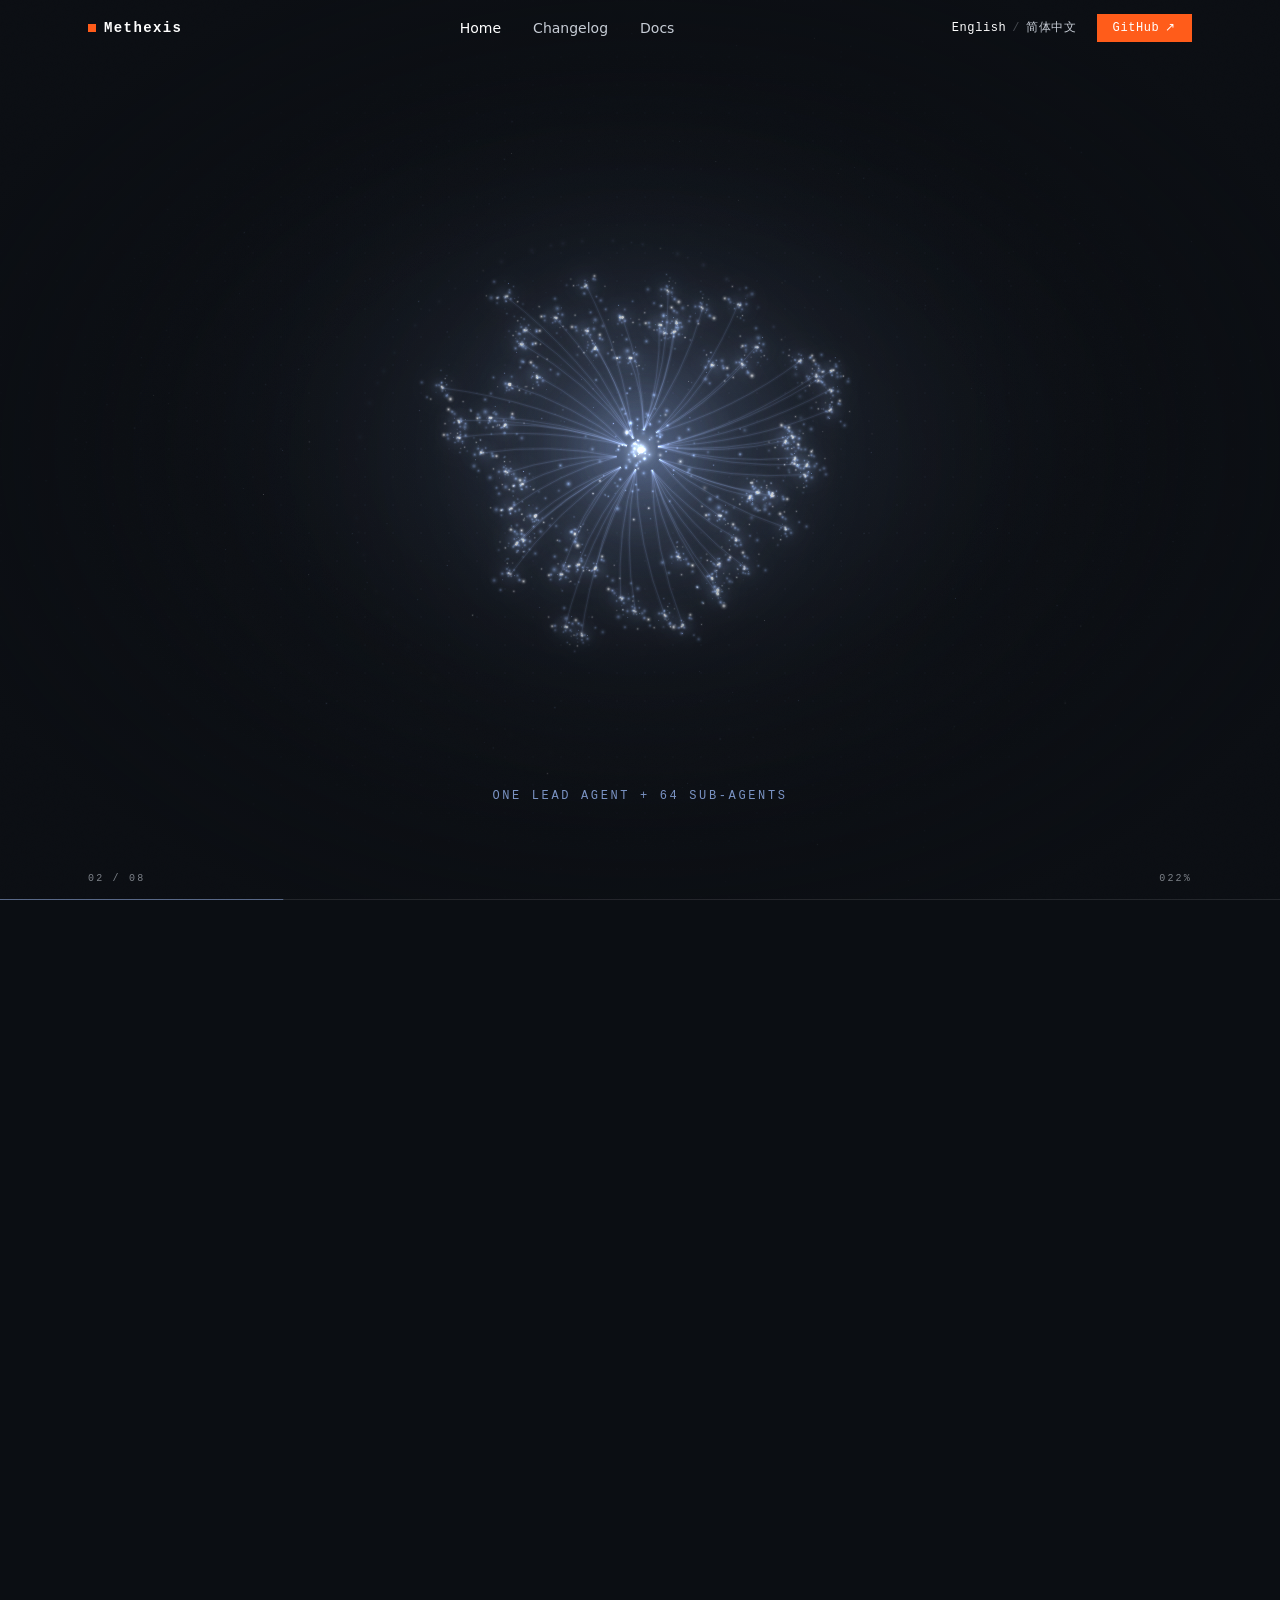
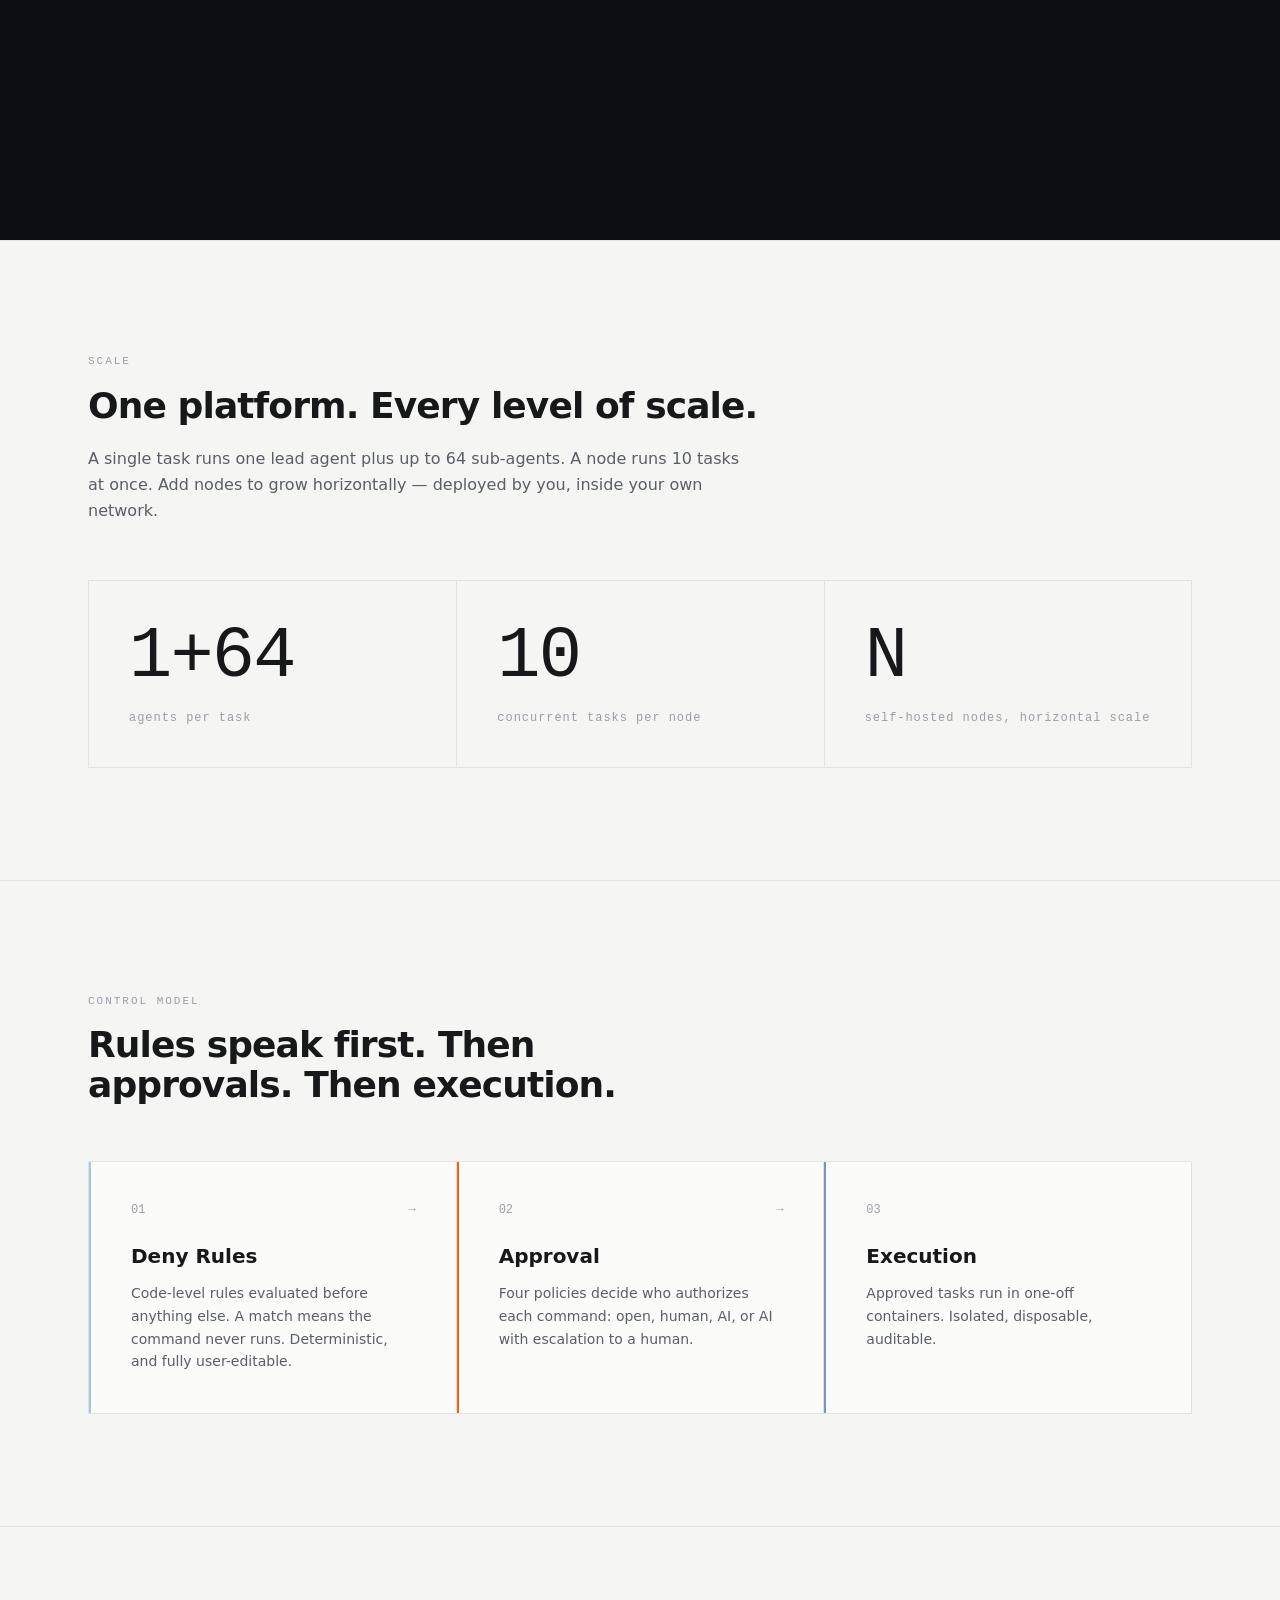
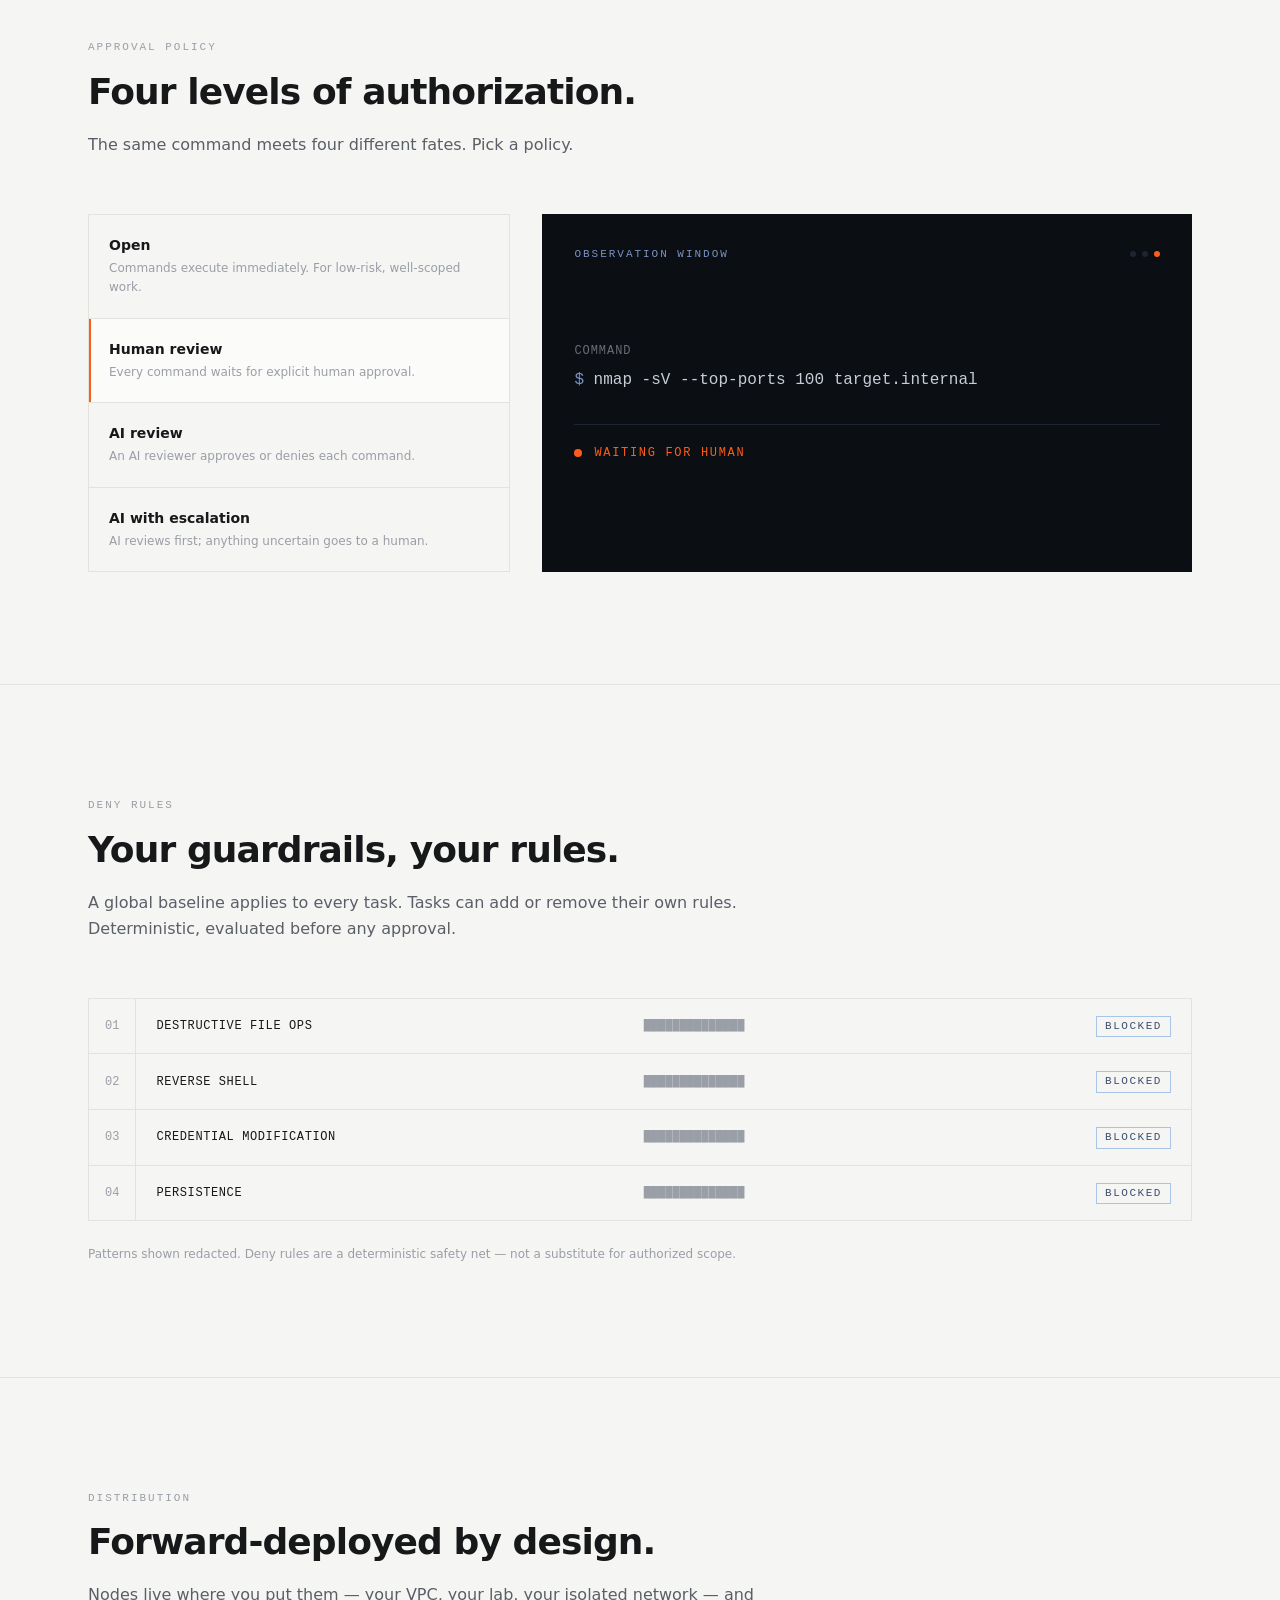
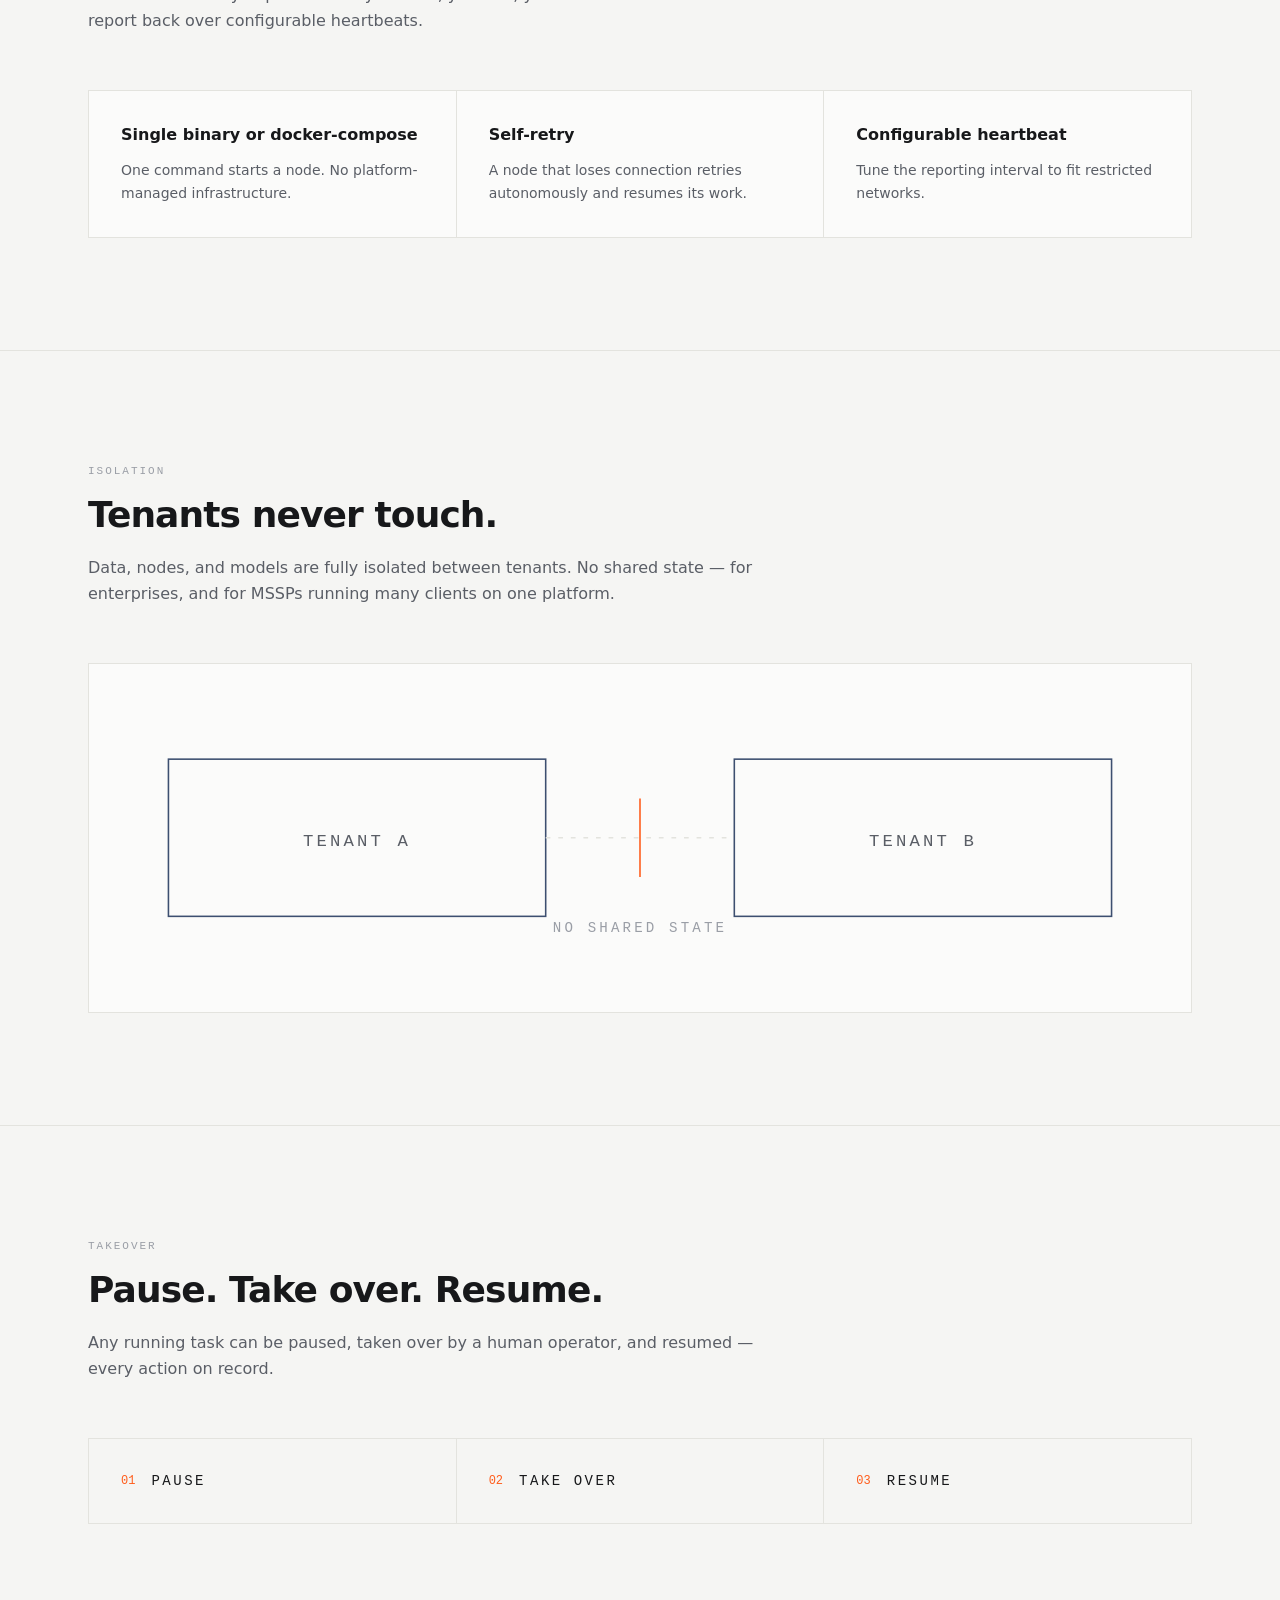
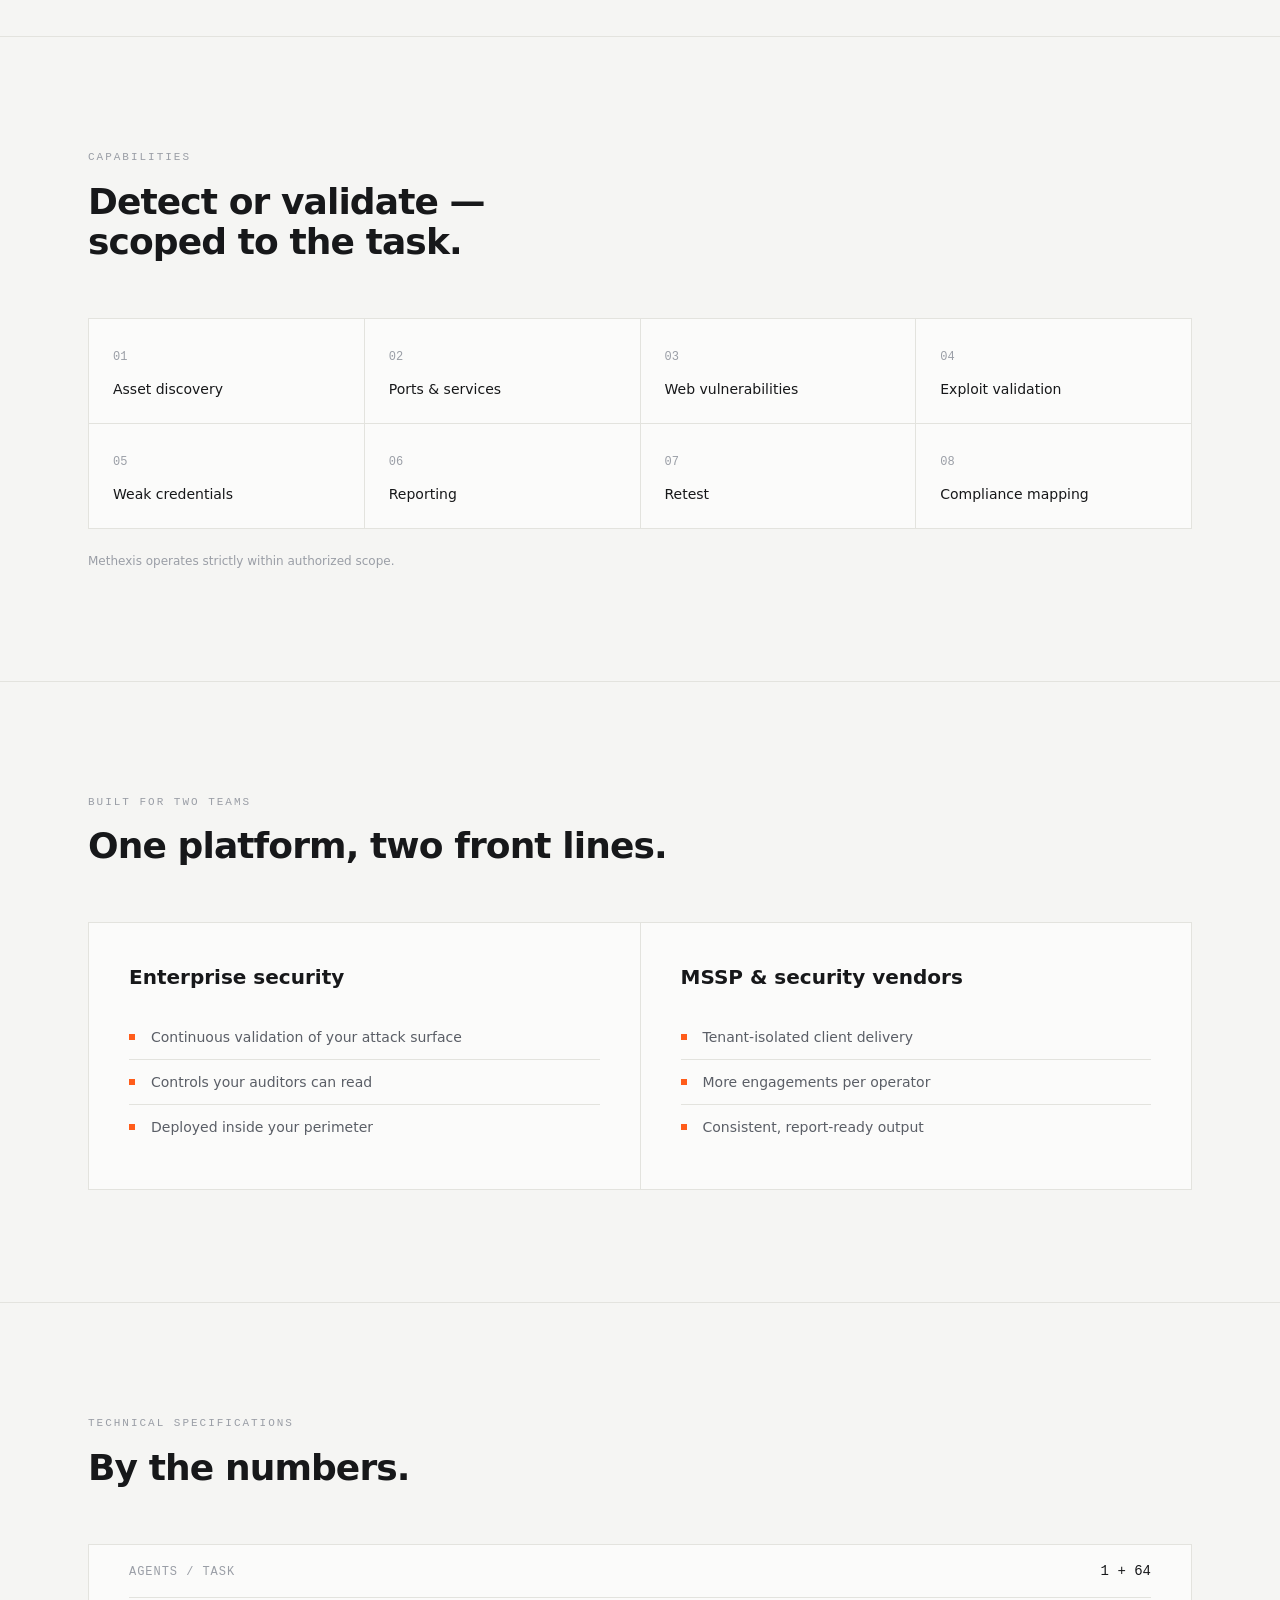
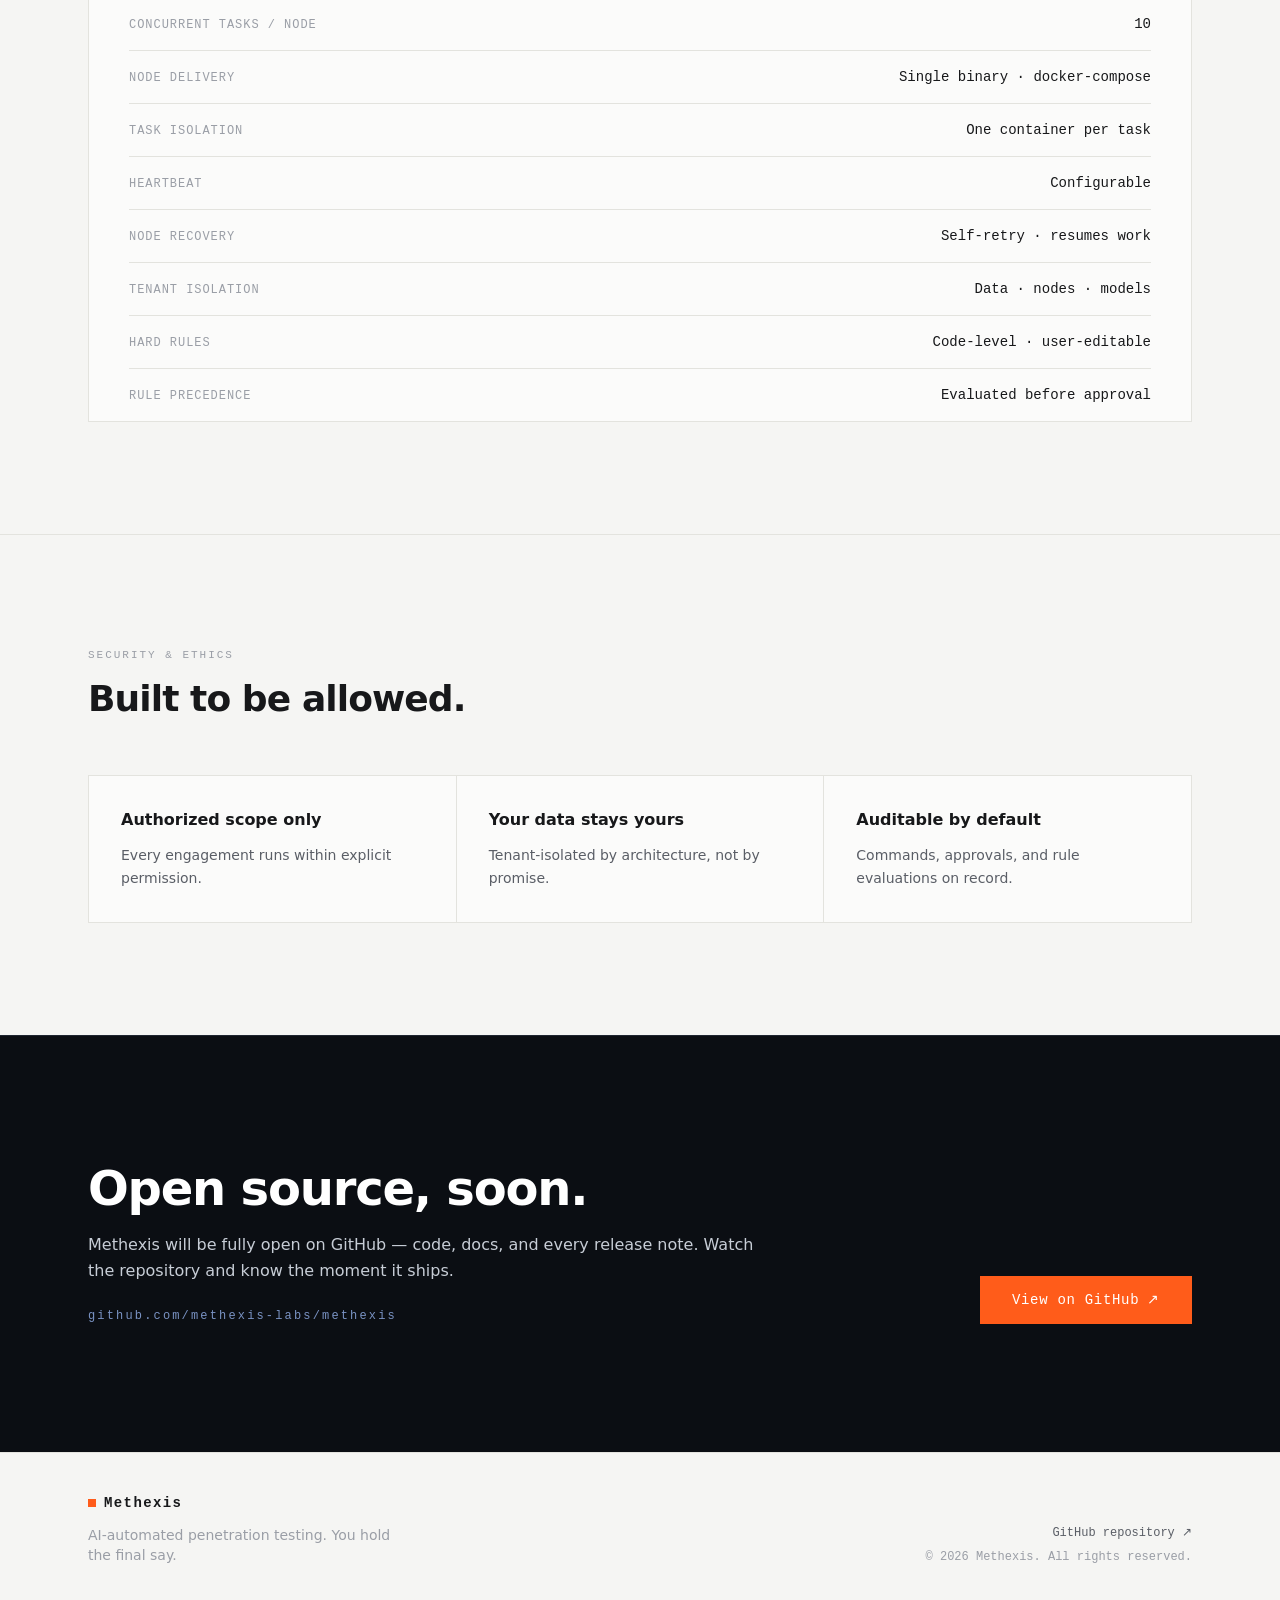
<file: index.html>
<!DOCTYPE html><html lang="en"><head><meta charSet="utf-8"/><meta name="viewport" content="width=device-width, initial-scale=1"/><link rel="stylesheet" href="/_next/static/chunks/05fk2en7s8-38.css" data-precedence="next"/><link rel="preload" as="script" fetchPriority="low" href="/_next/static/chunks/2evgu094glu3w.js"/><script src="/_next/static/chunks/0q9n916bbvxy3.js" async=""></script><script src="/_next/static/chunks/2khxl0v1q4i6n.js" async=""></script><script src="/_next/static/chunks/turbopack-3-ry682tkyiqk.js" async=""></script><script src="/_next/static/chunks/0umf92h1sb77c.js" async=""></script><script src="/_next/static/chunks/2sudqwl2zm8fs.js" async=""></script><script src="/_next/static/chunks/0zvvuxgouc336.js" async=""></script><script src="/_next/static/chunks/44qj51iqn3i67.js" async=""></script><title>Methexis — AI-automated penetration testing</title><meta name="description" content="Methexis runs penetration tests at machine speed — under deterministic deny rules, four-level approvals, and human takeover at any moment."/><link rel="canonical" href="/"/><link rel="alternate" hrefLang="en" href="/"/><link rel="alternate" hrefLang="zh-Hans" href="/zh"/><link rel="alternate" hrefLang="x-default" href="/"/><link rel="icon" href="/favicon.ico?favicon.117ezoe8m31dk.ico" sizes="48x48" type="image/x-icon"/><script src="/_next/static/chunks/0cz1d0mv5g_q7.js" noModule=""></script></head><body class="flex min-h-svh flex-col"><div hidden=""><!--$--><!--/$--></div><header class="fixed inset-x-0 top-0 z-50 transition-colors duration-300 bg-transparent text-white"><div class="container-lab flex h-14 items-center justify-between"><a class="flex items-center gap-2 font-mono text-sm font-semibold tracking-widest" href="/"><span class="inline-block size-2 bg-human" aria-hidden="true"></span>Methexis</a><nav class="hidden items-center gap-8 md:flex"><a class="text-sm transition-colors hover:text-human text-abyss-text text-white" href="/">Home</a><a class="text-sm transition-colors hover:text-human text-abyss-text " href="/changelog/">Changelog</a><a class="text-sm transition-colors hover:text-human text-abyss-text " href="/docs/">Docs</a></nav><div class="hidden items-center gap-5 md:flex"><div class="flex items-center font-mono text-xs tracking-wider text-abyss-text"><span class="flex items-center"><button type="button" disabled="" class="transition-colors text-white">English</button></span><span class="flex items-center"><span class="mx-1.5 opacity-30">/</span><button type="button" class="transition-colors hover:text-human cursor-pointer">简体中文</button></span></div><a href="https://github.com/methexis-labs/methexis" target="_blank" rel="noopener noreferrer" class="flex items-center gap-1.5 bg-human px-4 py-1.5 font-mono text-xs tracking-wider text-white transition-opacity hover:opacity-85">GitHub<span aria-hidden="true">↗</span></a></div><button type="button" aria-label="Menu" class="flex size-9 flex-col items-center justify-center gap-1.5 md:hidden"><span class="h-px w-5 bg-current transition-transform "></span><span class="h-px w-5 bg-current transition-transform "></span></button></div></header><main class="flex-1"><section id="hero" class="relative flex min-h-svh flex-col bg-abyss text-white"><div class="lattice-bg absolute inset-0" aria-hidden="true"></div><div class="absolute inset-0 bg-[radial-gradient(ellipse_55%_48%_at_50%_44%,rgba(122,147,196,0.12),transparent_70%)]" aria-hidden="true"></div><div class="absolute inset-0 bg-[radial-gradient(ellipse_at_center,transparent_0%,var(--color-abyss)_78%)]" aria-hidden="true"></div><div class="container-lab relative flex flex-1 flex-col justify-center pt-14"><p class="kicker-dark">AI-AUTOMATED PENETRATION TESTING</p><h1 class="mt-6 text-5xl font-normal tracking-[-0.03em] text-balance md:text-7xl md:tracking-[-0.04em]">Run autonomous.<br/>Stay in control.</h1><p class="mt-8 max-w-xl text-base font-light leading-relaxed text-abyss-text md:text-lg">Methexis executes penetration tests at machine speed — under deterministic rules, configurable approvals, and your final say.</p></div><div class="container-lab relative pb-10"><div class="flex flex-col gap-3 border-t border-abyss-line pt-5 font-mono text-[0.6875rem] tracking-[0.18em] text-abyss-text md:flex-row md:items-center md:justify-between"><div class="flex flex-wrap gap-x-8 gap-y-2"><span>1 + 64 AGENTS / TASK</span><span>10 TASKS / NODE</span><span>1 CONTAINER / TASK</span></div></div></div><div class="grain-overlay pointer-events-none absolute inset-0" aria-hidden="true"></div></section><section class="border-t border-line "><div class="container-lab py-20 md:py-28"><p class="kicker">Scale</p><h2 class="mt-4 max-w-2xl text-3xl font-semibold tracking-tight text-balance text-ink md:text-4xl">One platform. Every level of scale.</h2><p class="mt-5 max-w-2xl text-base leading-relaxed text-ink-soft">A single task runs one lead agent plus up to 64 sub-agents. A node runs 10 tasks at once. Add nodes to grow horizontally — deployed by you, inside your own network.</p><div class="mt-14 grid grid-cols-1 border border-line md:grid-cols-3"><div class="p-8 md:p-10 "><div class="font-mono text-6xl font-light tracking-tight text-ink md:text-7xl">1+64</div><div class="spec-label mt-4">agents per task</div></div><div class="p-8 md:p-10 border-t border-line md:border-t-0 md:border-l"><div class="font-mono text-6xl font-light tracking-tight text-ink md:text-7xl">10</div><div class="spec-label mt-4">concurrent tasks per node</div></div><div class="p-8 md:p-10 border-t border-line md:border-t-0 md:border-l"><div class="font-mono text-6xl font-light tracking-tight text-ink md:text-7xl">N</div><div class="spec-label mt-4">self-hosted nodes, horizontal scale</div></div></div></div></section><section class="border-t border-line "><div class="container-lab py-20 md:py-28"><p class="kicker">Control model</p><h2 class="mt-4 max-w-2xl text-3xl font-semibold tracking-tight text-balance text-ink md:text-4xl">Rules speak first. Then approvals. Then execution.</h2><div class="mt-14 grid grid-cols-1 gap-px border border-line bg-line md:grid-cols-3"><div class="relative bg-card p-8 md:p-10 border-l-2 border-l-deny"><div class="flex items-baseline justify-between"><span class="font-mono text-xs text-ink-faint">01</span><span class="hidden font-mono text-xs text-ink-faint md:block" aria-hidden="true">→</span></div><h3 class="mt-6 text-xl font-semibold text-ink">Deny Rules</h3><p class="mt-3 text-sm leading-relaxed text-ink-soft">Code-level rules evaluated before anything else. A match means the command never runs. Deterministic, and fully user-editable.</p></div><div class="relative bg-card p-8 md:p-10 border-l-2 border-l-human"><div class="flex items-baseline justify-between"><span class="font-mono text-xs text-ink-faint">02</span><span class="hidden font-mono text-xs text-ink-faint md:block" aria-hidden="true">→</span></div><h3 class="mt-6 text-xl font-semibold text-ink">Approval</h3><p class="mt-3 text-sm leading-relaxed text-ink-soft">Four policies decide who authorizes each command: open, human, AI, or AI with escalation to a human.</p></div><div class="relative bg-card p-8 md:p-10 border-l-2 border-l-ai"><div class="flex items-baseline justify-between"><span class="font-mono text-xs text-ink-faint">03</span></div><h3 class="mt-6 text-xl font-semibold text-ink">Execution</h3><p class="mt-3 text-sm leading-relaxed text-ink-soft">Approved tasks run in one-off containers. Isolated, disposable, auditable.</p></div></div></div></section><section class="border-t border-line "><div class="container-lab py-20 md:py-28"><p class="kicker">Approval policy</p><h2 class="mt-4 max-w-2xl text-3xl font-semibold tracking-tight text-balance text-ink md:text-4xl">Four levels of authorization.</h2><p class="mt-5 max-w-2xl text-base leading-relaxed text-ink-soft">The same command meets four different fates. Pick a policy.</p><div class="mt-14 grid grid-cols-1 gap-8 lg:grid-cols-5"><div class="flex flex-col border border-line lg:col-span-2"><button type="button" class="relative cursor-pointer p-5 text-left transition-colors  hover:bg-card/60"><span class="absolute top-0 left-0 h-full w-0.5 transition-colors bg-transparent" aria-hidden="true"></span><span class="block text-sm font-semibold text-ink">Open</span><span class="mt-1 block text-xs leading-relaxed text-ink-faint">Commands execute immediately. For low-risk, well-scoped work.</span></button><button type="button" class="relative cursor-pointer p-5 text-left transition-colors border-t border-line bg-card"><span class="absolute top-0 left-0 h-full w-0.5 transition-colors bg-human" aria-hidden="true"></span><span class="block text-sm font-semibold text-ink">Human review</span><span class="mt-1 block text-xs leading-relaxed text-ink-faint">Every command waits for explicit human approval.</span></button><button type="button" class="relative cursor-pointer p-5 text-left transition-colors border-t border-line hover:bg-card/60"><span class="absolute top-0 left-0 h-full w-0.5 transition-colors bg-transparent" aria-hidden="true"></span><span class="block text-sm font-semibold text-ink">AI review</span><span class="mt-1 block text-xs leading-relaxed text-ink-faint">An AI reviewer approves or denies each command.</span></button><button type="button" class="relative cursor-pointer p-5 text-left transition-colors border-t border-line hover:bg-card/60"><span class="absolute top-0 left-0 h-full w-0.5 transition-colors bg-transparent" aria-hidden="true"></span><span class="block text-sm font-semibold text-ink">AI with escalation</span><span class="mt-1 block text-xs leading-relaxed text-ink-faint">AI reviews first; anything uncertain goes to a human.</span></button></div><div class="flex flex-col bg-abyss p-6 md:p-8 lg:col-span-3"><div class="flex items-center justify-between font-mono text-[0.6875rem] tracking-[0.18em] text-ai"><span>OBSERVATION WINDOW</span><span class="flex gap-1.5" aria-hidden="true"><span class="size-1.5 rounded-full bg-abyss-line"></span><span class="size-1.5 rounded-full bg-abyss-line"></span><span class="size-1.5 rounded-full bg-human"></span></span></div><div class="flex flex-1 flex-col justify-center py-12"><p class="spec-label !text-abyss-text/50">COMMAND</p><p class="mt-2 font-mono text-sm text-abyss-text md:text-base"><span class="text-ai">$</span> <!-- -->nmap -sV --top-ports 100 target.internal</p><div class="mt-8 flex items-center gap-3 border-t border-abyss-line pt-5"><span class="inline-block size-2 pulse-human rounded-full bg-human" aria-hidden="true"></span><span class="font-mono text-xs tracking-[0.14em] text-human">WAITING FOR HUMAN</span></div></div></div></div></div></section><section class="border-t border-line "><div class="container-lab py-20 md:py-28"><p class="kicker">Deny rules</p><h2 class="mt-4 max-w-2xl text-3xl font-semibold tracking-tight text-balance text-ink md:text-4xl">Your guardrails, your rules.</h2><p class="mt-5 max-w-2xl text-base leading-relaxed text-ink-soft">A global baseline applies to every task. Tasks can add or remove their own rules. Deterministic, evaluated before any approval.</p><div class="mt-14 overflow-x-auto border border-line"><table class="w-full min-w-[36rem] border-collapse font-mono text-sm"><tbody><tr class=""><td class="w-10 border-r border-line px-4 py-4 text-center text-xs text-ink-faint">01</td><td class="px-5 py-4 text-xs tracking-wider text-ink">DESTRUCTIVE FILE OPS</td><td class="px-5 py-4 text-xs text-ink-faint select-none">██████████████</td><td class="px-5 py-4 text-right"><span class="inline-block border border-deny px-2 py-0.5 text-[0.6875rem] tracking-[0.14em] text-ai-dim">BLOCKED</span></td></tr><tr class="border-t border-line"><td class="w-10 border-r border-line px-4 py-4 text-center text-xs text-ink-faint">02</td><td class="px-5 py-4 text-xs tracking-wider text-ink">REVERSE SHELL</td><td class="px-5 py-4 text-xs text-ink-faint select-none">██████████████</td><td class="px-5 py-4 text-right"><span class="inline-block border border-deny px-2 py-0.5 text-[0.6875rem] tracking-[0.14em] text-ai-dim">BLOCKED</span></td></tr><tr class="border-t border-line"><td class="w-10 border-r border-line px-4 py-4 text-center text-xs text-ink-faint">03</td><td class="px-5 py-4 text-xs tracking-wider text-ink">CREDENTIAL MODIFICATION</td><td class="px-5 py-4 text-xs text-ink-faint select-none">██████████████</td><td class="px-5 py-4 text-right"><span class="inline-block border border-deny px-2 py-0.5 text-[0.6875rem] tracking-[0.14em] text-ai-dim">BLOCKED</span></td></tr><tr class="border-t border-line"><td class="w-10 border-r border-line px-4 py-4 text-center text-xs text-ink-faint">04</td><td class="px-5 py-4 text-xs tracking-wider text-ink">PERSISTENCE</td><td class="px-5 py-4 text-xs text-ink-faint select-none">██████████████</td><td class="px-5 py-4 text-right"><span class="inline-block border border-deny px-2 py-0.5 text-[0.6875rem] tracking-[0.14em] text-ai-dim">BLOCKED</span></td></tr></tbody></table></div><p class="mt-6 max-w-2xl text-xs leading-relaxed text-ink-faint">Patterns shown redacted. Deny rules are a deterministic safety net — not a substitute for authorized scope.</p></div></section><section class="border-t border-line "><div class="container-lab py-20 md:py-28"><p class="kicker">Distribution</p><h2 class="mt-4 max-w-2xl text-3xl font-semibold tracking-tight text-balance text-ink md:text-4xl">Forward-deployed by design.</h2><p class="mt-5 max-w-2xl text-base leading-relaxed text-ink-soft">Nodes live where you put them — your VPC, your lab, your isolated network — and report back over configurable heartbeats.</p><div class="mt-14 grid grid-cols-1 gap-px border border-line bg-line md:grid-cols-3"><div class="bg-card p-8"><h3 class="text-base font-semibold text-ink">Single binary or docker-compose</h3><p class="mt-3 text-sm leading-relaxed text-ink-soft">One command starts a node. No platform-managed infrastructure.</p></div><div class="bg-card p-8"><h3 class="text-base font-semibold text-ink">Self-retry</h3><p class="mt-3 text-sm leading-relaxed text-ink-soft">A node that loses connection retries autonomously and resumes its work.</p></div><div class="bg-card p-8"><h3 class="text-base font-semibold text-ink">Configurable heartbeat</h3><p class="mt-3 text-sm leading-relaxed text-ink-soft">Tune the reporting interval to fit restricted networks.</p></div></div></div></section><section class="border-t border-line "><div class="container-lab py-20 md:py-28"><p class="kicker">Isolation</p><h2 class="mt-4 max-w-2xl text-3xl font-semibold tracking-tight text-balance text-ink md:text-4xl">Tenants never touch.</h2><p class="mt-5 max-w-2xl text-base leading-relaxed text-ink-soft">Data, nodes, and models are fully isolated between tenants. No shared state — for enterprises, and for MSSPs running many clients on one platform.</p><div class="mt-14 border border-line bg-card p-8 md:p-12"><svg viewBox="0 0 640 160" class="h-auto w-full" role="img" aria-label="Two isolated tenant volumes"><rect x="20" y="30" width="240" height="100" fill="none" stroke="var(--color-ai-dim)" stroke-width="1"></rect><rect x="380" y="30" width="240" height="100" fill="none" stroke="var(--color-ai-dim)" stroke-width="1"></rect><line x1="260" y1="80" x2="380" y2="80" stroke="var(--color-line)" stroke-width="1" stroke-dasharray="3 5"></line><line x1="320" y1="55" x2="320" y2="105" stroke="var(--color-human)" stroke-width="1"></line><text x="140" y="85" text-anchor="middle" fill="var(--color-ink-soft)" font-size="11" font-family="var(--font-mono)" letter-spacing="2">TENANT A</text><text x="500" y="85" text-anchor="middle" fill="var(--color-ink-soft)" font-size="11" font-family="var(--font-mono)" letter-spacing="2">TENANT B</text><text x="320" y="140" text-anchor="middle" fill="var(--color-ink-faint)" font-size="9" font-family="var(--font-mono)" letter-spacing="2">NO SHARED STATE</text></svg></div></div></section><section class="border-t border-line "><div class="container-lab py-20 md:py-28"><p class="kicker">Takeover</p><h2 class="mt-4 max-w-2xl text-3xl font-semibold tracking-tight text-balance text-ink md:text-4xl">Pause. Take over. Resume.</h2><p class="mt-5 max-w-2xl text-base leading-relaxed text-ink-soft">Any running task can be paused, taken over by a human operator, and resumed — every action on record.</p><div class="mt-14 flex flex-col border border-line md:flex-row"><div class="flex flex-1 items-center gap-4 p-6 md:p-8 "><span class="font-mono text-xs text-human">01</span><span class="font-mono text-sm tracking-[0.18em] text-ink">PAUSE</span></div><div class="flex flex-1 items-center gap-4 p-6 md:p-8 border-t border-line md:border-t-0 md:border-l"><span class="font-mono text-xs text-human">02</span><span class="font-mono text-sm tracking-[0.18em] text-ink">TAKE OVER</span></div><div class="flex flex-1 items-center gap-4 p-6 md:p-8 border-t border-line md:border-t-0 md:border-l"><span class="font-mono text-xs text-human">03</span><span class="font-mono text-sm tracking-[0.18em] text-ink">RESUME</span></div></div></div></section><section class="border-t border-line "><div class="container-lab py-20 md:py-28"><p class="kicker">Capabilities</p><h2 class="mt-4 max-w-2xl text-3xl font-semibold tracking-tight text-balance text-ink md:text-4xl">Detect or validate — scoped to the task.</h2><div class="mt-14 grid grid-cols-1 gap-px border border-line bg-line sm:grid-cols-2 lg:grid-cols-4"><div class="bg-card p-6"><span class="font-mono text-xs text-ink-faint">01</span><p class="mt-3 text-sm font-medium text-ink">Asset discovery</p></div><div class="bg-card p-6"><span class="font-mono text-xs text-ink-faint">02</span><p class="mt-3 text-sm font-medium text-ink">Ports &amp; services</p></div><div class="bg-card p-6"><span class="font-mono text-xs text-ink-faint">03</span><p class="mt-3 text-sm font-medium text-ink">Web vulnerabilities</p></div><div class="bg-card p-6"><span class="font-mono text-xs text-ink-faint">04</span><p class="mt-3 text-sm font-medium text-ink">Exploit validation</p></div><div class="bg-card p-6"><span class="font-mono text-xs text-ink-faint">05</span><p class="mt-3 text-sm font-medium text-ink">Weak credentials</p></div><div class="bg-card p-6"><span class="font-mono text-xs text-ink-faint">06</span><p class="mt-3 text-sm font-medium text-ink">Reporting</p></div><div class="bg-card p-6"><span class="font-mono text-xs text-ink-faint">07</span><p class="mt-3 text-sm font-medium text-ink">Retest</p></div><div class="bg-card p-6"><span class="font-mono text-xs text-ink-faint">08</span><p class="mt-3 text-sm font-medium text-ink">Compliance mapping</p></div></div><p class="mt-6 text-xs text-ink-faint">Methexis operates strictly within authorized scope.</p></div></section><section class="border-t border-line "><div class="container-lab py-20 md:py-28"><p class="kicker">Built for two teams</p><h2 class="mt-4 max-w-2xl text-3xl font-semibold tracking-tight text-balance text-ink md:text-4xl">One platform, two front lines.</h2><div class="mt-14 grid grid-cols-1 gap-px border border-line bg-line md:grid-cols-2"><div class="bg-card p-8 md:p-10"><h3 class="text-xl font-semibold text-ink">Enterprise security</h3><ul class="mt-6 flex flex-col"><li class="flex items-center gap-4 py-3 "><span class="inline-block size-1.5 bg-human" aria-hidden="true"></span><span class="text-sm text-ink-soft">Continuous validation of your attack surface</span></li><li class="flex items-center gap-4 py-3 border-t border-line"><span class="inline-block size-1.5 bg-human" aria-hidden="true"></span><span class="text-sm text-ink-soft">Controls your auditors can read</span></li><li class="flex items-center gap-4 py-3 border-t border-line"><span class="inline-block size-1.5 bg-human" aria-hidden="true"></span><span class="text-sm text-ink-soft">Deployed inside your perimeter</span></li></ul></div><div class="bg-card p-8 md:p-10"><h3 class="text-xl font-semibold text-ink">MSSP &amp; security vendors</h3><ul class="mt-6 flex flex-col"><li class="flex items-center gap-4 py-3 "><span class="inline-block size-1.5 bg-human" aria-hidden="true"></span><span class="text-sm text-ink-soft">Tenant-isolated client delivery</span></li><li class="flex items-center gap-4 py-3 border-t border-line"><span class="inline-block size-1.5 bg-human" aria-hidden="true"></span><span class="text-sm text-ink-soft">More engagements per operator</span></li><li class="flex items-center gap-4 py-3 border-t border-line"><span class="inline-block size-1.5 bg-human" aria-hidden="true"></span><span class="text-sm text-ink-soft">Consistent, report-ready output</span></li></ul></div></div></div></section><section class="border-t border-line "><div class="container-lab py-20 md:py-28"><p class="kicker">Technical specifications</p><h2 class="mt-4 max-w-2xl text-3xl font-semibold tracking-tight text-balance text-ink md:text-4xl">By the numbers.</h2><div class="mt-14 border border-line bg-card px-6 md:px-10"><div class="flex flex-col gap-1 py-4 sm:flex-row sm:items-baseline sm:justify-between "><span class="spec-label">AGENTS / TASK</span><span class="font-mono text-sm text-ink">1 + 64</span></div><div class="flex flex-col gap-1 py-4 sm:flex-row sm:items-baseline sm:justify-between border-t border-line"><span class="spec-label">CONCURRENT TASKS / NODE</span><span class="font-mono text-sm text-ink">10</span></div><div class="flex flex-col gap-1 py-4 sm:flex-row sm:items-baseline sm:justify-between border-t border-line"><span class="spec-label">NODE DELIVERY</span><span class="font-mono text-sm text-ink">Single binary · docker-compose</span></div><div class="flex flex-col gap-1 py-4 sm:flex-row sm:items-baseline sm:justify-between border-t border-line"><span class="spec-label">TASK ISOLATION</span><span class="font-mono text-sm text-ink">One container per task</span></div><div class="flex flex-col gap-1 py-4 sm:flex-row sm:items-baseline sm:justify-between border-t border-line"><span class="spec-label">HEARTBEAT</span><span class="font-mono text-sm text-ink">Configurable</span></div><div class="flex flex-col gap-1 py-4 sm:flex-row sm:items-baseline sm:justify-between border-t border-line"><span class="spec-label">NODE RECOVERY</span><span class="font-mono text-sm text-ink">Self-retry · resumes work</span></div><div class="flex flex-col gap-1 py-4 sm:flex-row sm:items-baseline sm:justify-between border-t border-line"><span class="spec-label">TENANT ISOLATION</span><span class="font-mono text-sm text-ink">Data · nodes · models</span></div><div class="flex flex-col gap-1 py-4 sm:flex-row sm:items-baseline sm:justify-between border-t border-line"><span class="spec-label">HARD RULES</span><span class="font-mono text-sm text-ink">Code-level · user-editable</span></div><div class="flex flex-col gap-1 py-4 sm:flex-row sm:items-baseline sm:justify-between border-t border-line"><span class="spec-label">RULE PRECEDENCE</span><span class="font-mono text-sm text-ink">Evaluated before approval</span></div></div></div></section><section class="border-t border-line "><div class="container-lab py-20 md:py-28"><p class="kicker">Security &amp; ethics</p><h2 class="mt-4 max-w-2xl text-3xl font-semibold tracking-tight text-balance text-ink md:text-4xl">Built to be allowed.</h2><div class="mt-14 grid grid-cols-1 gap-px border border-line bg-line md:grid-cols-3"><div class="bg-card p-8"><h3 class="text-base font-semibold text-ink">Authorized scope only</h3><p class="mt-3 text-sm leading-relaxed text-ink-soft">Every engagement runs within explicit permission.</p></div><div class="bg-card p-8"><h3 class="text-base font-semibold text-ink">Your data stays yours</h3><p class="mt-3 text-sm leading-relaxed text-ink-soft">Tenant-isolated by architecture, not by promise.</p></div><div class="bg-card p-8"><h3 class="text-base font-semibold text-ink">Auditable by default</h3><p class="mt-3 text-sm leading-relaxed text-ink-soft">Commands, approvals, and rule evaluations on record.</p></div></div></div></section><section class="border-t border-abyss-line bg-abyss text-white"><div class="container-lab flex flex-col items-start gap-8 py-24 md:flex-row md:items-end md:justify-between md:py-32"><div class="max-w-2xl"><h2 class="text-3xl font-semibold tracking-tight text-balance md:text-5xl">Open source, soon.</h2><p class="mt-5 text-base leading-relaxed text-abyss-text">Methexis will be fully open on GitHub — code, docs, and every release note. Watch the repository and know the moment it ships.</p><p class="mt-6 font-mono text-xs tracking-[0.18em] text-ai">github.com/methexis-labs/methexis</p></div><a href="https://github.com/methexis-labs/methexis" target="_blank" rel="noopener noreferrer" class="flex shrink-0 items-center gap-2 bg-human px-8 py-3.5 font-mono text-sm tracking-wider text-white transition-opacity hover:opacity-85">View on GitHub<span aria-hidden="true">↗</span></a></div></section><!--$--><!--/$--></main><footer class="border-t border-line bg-paper"><div class="container-lab flex flex-col gap-4 py-10 md:flex-row md:items-end md:justify-between"><div><div class="flex items-center gap-2 font-mono text-sm font-semibold tracking-widest text-ink"><span class="inline-block size-2 bg-human" aria-hidden="true"></span>Methexis</div><p class="mt-3 max-w-xs text-sm text-ink-faint">AI-automated penetration testing. You hold the final say.</p></div><div class="flex flex-col gap-2 md:items-end"><a href="https://github.com/methexis-labs/methexis" target="_blank" rel="noopener noreferrer" class="font-mono text-xs text-ink-soft transition-colors hover:text-human">GitHub repository<!-- --> ↗</a><p class="font-mono text-xs text-ink-faint">© 2026 Methexis. All rights reserved.</p></div></div></footer><script defer="" src="https://cloud.umami.is/script.js" data-website-id="6e232050-9c76-4dc3-9449-442d7148396d"></script><script id="_R_">(globalThis["TURBOPACK"] || (globalThis["TURBOPACK"] = [])).push({"otherChunks":["static/chunks/2evgu094glu3w.js","static/chunks/0q9n916bbvxy3.js","static/chunks/2khxl0v1q4i6n.js"],"runtimeModuleIds":[94553]});</script><script src="/_next/static/chunks/2evgu094glu3w.js" async=""></script><script>(self.__next_f=self.__next_f||[]).push([0])</script><script>self.__next_f.push([1,"1:\"$Sreact.fragment\"\n2:\"/_next/static/chunks/0umf92h1sb77c.js\"\n3:I[39756,[\"$2\"],\"default\"]\n4:I[37457,[\"$2\"],\"default\"]\na:I[97367,[\"$2\"],\"OutletBoundary\"]\nb:\"$Sreact.suspense\"\nd:\"ViewportBoundary\"\ne:I[97367,[\"$2\"],\"$d\"]\n10:\"MetadataBoundary\"\n11:I[97367,[\"$2\"],\"$10\"]\n13:I[68027,[],\"default\",1]\n:HL[\"/_next/static/chunks/05fk2en7s8-38.css\",\"style\"]\n5:X\n8:[[\"children\",{\"s\":\"__PAGE__\",\"h\":512,\"d\":{\"r\":[\"$\",\"$1\",\"c\",{\"children\":[\"$L9\",[[\"$\",\"script\",\"script-0\",{\"src\":\"/_next/static/chunks/44qj51iqn3i67.js\",\"async\":true,\"nonce\":\"$undefined\"}]],[\"$\",\"$La\",null,{\"children\":[\"$\",\"$b\",null,{\"name\":\"Next.MetadataOutlet\",\"children\":\"$@c\"}]}]]}],\"p\":false,\"v\":null}}]]\n6:[[\"children\",{\"s\":{\"n\":\"locale\",\"t\":\"d\",\"k\":\"en\",\"s\":[]},\"h\":528,\"d\":{\"r\":[\"$\",\"$1\",\"c\",{\"children\":[[[\"$\",\"link\",\"0\",{\"rel\":\"stylesheet\",\"href\":\"/_next/static/chunks/05fk2en7s8-38.css\",\"precedence\":\"next\",\"crossOrigin\":\"$undefined\",\"nonce\":\"$undefined\"}],[\"$\",\"script\",\"script-0\",{\"src\":\"/_next/static/chunks/2sudqwl2zm8fs.js\",\"async\":true,\"nonce\":\"$undefined\"}],[\"$\",\"script\",\"script-1\",{\"src\":\"/_next/static/chunks/0zvvuxgouc336.js\",\"async\":true,\"nonce\":\"$undefined\"}]],\"$L7\"]}],\"p\":false,\"v\":null},\"c\":\"$Q8\"}]]\n0:{\"P\":null,\"c\":[\"\",\"en\",\"\"],\"q\":\"\",\"i\":false,\"t\":{\"t\":{\"s\":\"\",\"h\":528,\"d\":{\"r\":[\"$\",\"$1\",\"c\",{\"children\":[null,[\"$\",\"$L3\",null,{\"parallelRouterKey\":\"children\",\"error\":\"$undefined\",\"errorStyles\":\"$undefined\",\"errorScripts\":\"$undefined\",\"template\":[\"$\",\"$L4\",null,{}],\"templateStyles\":\"$undefined\",\"templateScripts\":\"$undefined\",\"notFound\":[[[\"$\",\"title\",null,{\"children\":\"404: This page could not be found.\"}],[\"$\",\"div\",null,{\"style\":{\"fontFamily\":\"system-ui,\\\"Segoe UI\\\",Roboto,Helvetica,Arial,sans-serif,\\\"Apple Color Emoji\\\",\\\"Segoe UI Emoji\\\"\",\"height\":\"100vh\",\"textAlign\":\"center\",\"display\":\"flex\",\"flexDirection\":\"column\",\"alignItems\":\"center\",\"justifyContent\":\"center\"},\"children\":[\"$\",\"div\",null,{\"children\":[[\"$\",\"style\",null,{\"dangerouslySetInnerHTML\":{\"__html\":\"body{color:#000;background:#fff;margin:0}.next-error-h1{border-right:1px solid rgba(0,0,0,.3)}@media (prefers-color-scheme:dark){body{color:#fff;background:#000}.next-error-h1{border-right:1px solid rgba(255,255,255,.3)}}\"}}],[\"$\",\"h1\",null,{\"className\":\"next-error-h1\",\"style\":{\"display\":\"inline-block\",\"margin\":\"0 20px 0 0\",\"padding\":\"0 23px 0 0\",\"fontSize\":24,\"fontWeight\":500,\"verticalAlign\":\"top\",\"lineHeight\":\"49px\"},\"children\":404}],[\"$\",\"div\",null,{\"style\":{\"display\":\"inline-block\"},\"children\":[\"$\",\"h2\",null,{\"style\":{\"fontSize\":14,\"fontWeight\":400,\"lineHeight\":\"49px\",\"margin\":0},\"children\":\"This page could not be found.\"}]}]]}]}]],[]],\"forbidden\":\"$undefined\",\"unauthorized\":\"$undefined\"}]]}],\"p\":false,\"v\":\"$5\"},\"c\":\"$Q6\"},\"h\":{\"r\":[\"$\",\"$1\",\"h\",{\"children\":[null,[\"$\",\"$Le\",null,{\"children\":\"$Lf\"}],[\"$\",\"$L11\",null,{\"children\":[[\"$\",\"div\",null,{\"hidden\":true,\"children\":[\"$\",\"$b\",null,{\"name\":\"Next.Metadata\",\"children\":\"$L12\"}]}],null]}],null]}],\"p\":false,\"v\":null}},\"m\":\"$undefined\",\"G\":[\"$13\",[]],\"S\":true,\"r\":\"$undefined\",\"s\":\"$undefined\",\"a\":\"$undefined\",\"l\":\"$undefined\",\"p\":\"$undefined\",\"d\":\"$undefined\",\"b\":\"5nezspSnVc6r6jkmHbg89\"}\n15:\"/_next/static/chunks/2sudqwl2zm8fs.js\"\n16:\"/_next/static/chunks/0zvvuxgouc336.js\"\n17:\"/_next/static/chunks/44qj51iqn3i67.js\"\n18:I[77258,[\"$15\",\"$16\",\"$17\"],\"default\"]\n1b:I[97691,[\"$15\",\"$16\",\"$17\"],\"default\"]\n5:C\n7:[\"$\",\"html\",null,{\"lang\":\"en\",\"children\":[\"$\",\"body\",null,{\"className\":\"flex min-h-svh flex-col\",\"children\":[\"$L14\",[[\"$\",\"script\",null,{\"defer\":true,\"src\":\"https://cloud.umami.is/script.js\",\"data-website-id\":\"6e232050-9c76-4dc3-9449-442d7148396d\"}],null]]}]}]\n9:[[\"$\",\"$L18\",null,{}],\"$L19\",\"$L1a\",[\"$\",\"$L1b\",null,{}],\"$L1c\",\"$L1d\",\"$L1e\",\"$L1f\",\"$L20\",\"$L21\",\"$L22\",\"$L23\",\"$L24\"]\n19:[\"$\",\"section\",null,{\"id\":\"$undefined\",\"className\":\"border-t border-line \",\"children\":[\"$\",\"div\",null,{\"className\":\"container-lab py-20 md:py-28\",\"children\":[[\"$\",\"p\",null,{\"className\":\"kicker\",\"children\":\"Scale\"}],[\"$\",\"h2\",null,{\"className\":\"mt-4 max-w-2xl text-3xl font-semibold tracking-tight text-balance text-ink md:text-4xl\",\"children\":\"One platform. Every level of scale.\"}],[\"$\",\"p\",null,{\"className\":\"mt-5 max-w-2xl text-base leading-relaxed text-ink-soft\",\"children\":\"A single task runs one lead agent plus up to 64 sub-agents. A node runs 10 tasks at once. Add nodes to grow horizontally — deployed by you, inside your own network.\"}],[\"$\",\"div\",null,{\"className\":\"mt-14 grid grid-cols-1 border border-line md:grid-cols-3\",\"children\":[[\"$\",\"div\",\"0\",{\"className\":\"p-8 md:p-10 \",\"children\":[[\"$\",\"div\",null,{\"className\":\"font-mono text-6xl font-light tracking-tight text-ink md:text-7xl\",\"children\":\"1+64\"}],[\"$\",\"div\",null,{\"className\":\"spec-label mt-4\",\"children\":\"agents per task\"}]]}],[\"$\",\"div\",\"1\",{\"className\":\"p-8 md:p-10 border-t border-line md:border-t-0 md:border-l\",\"children\":[[\"$\",\"div\",null,{\"className\":\"font-mono text-6xl font-light tracking-tight text-ink md:text-7xl\",\"children\":\"10\"}],[\"$\",\"div\",null,{\"className\":\"spec-label mt-4\",\"children\":\"concurrent tasks per node\"}]]}],[\"$\",\"div\",\"2\",{\"className\":\"p-8 md:p-10 border-t border-line md:border-t-0 md:border-l\",\"children\":[[\"$\",\"div\",null,{\"className\":\"font-mono text-6xl font-light tracking-tight text-ink md:text-7xl\",\"children\":\"N\"}],[\"$\",\"div\",null,{\"className\":\"spec-label mt-4\",\"children\":\"self-hosted nodes, horizontal scale\"}]]}]]}]]}]}]\n1a:[\"$\",\"section\",null,{\"id\":\"$undefined\",\"className\":\"border-t border-line \",\"children\":[\"$\",\"div\",null,{\"className\":\"container-lab py-20 md:py-28\",\"children\":[[\"$\",\"p\",null,{\"className\":\"kicker\",\"children\":\"Control model\"}],[\"$\",\"h2\",null,{\"className\":\"mt-4 max-w-2xl text-3xl font-semibold tracking-tight text-balance text-ink md:text-4xl\",\"children\":\"Rules speak first. Then approvals. Then execution.\"}],null,[\"$\",\"div\",null,{\"className\":\"mt-14 grid grid-cols-1 gap-px border border-line bg-line md:grid-cols-3\",\"children\":[[\"$\",\"div\",\"01\",{\"className\":\"relative bg-card p-8 md:p-10 border-l-2 border-l-deny\",\"children\":[[\"$\",\"div\",null,{\"className\":\"flex items-baseline justify-between\",\"children\":[[\"$\",\"span\",null,{\"className\":\"font-mono text-xs text-ink-faint\",\"children\":\"01\"}],[\"$\",\"span\",null,{\"className\":\"hidden font-mono text-xs text-ink-faint md:block\",\"aria-hidden\":true,\"children\":\"→\"}]]}],[\"$\",\"h3\",null,{\"className\":\"mt-6 text-xl font-semibold text-ink\",\"children\":\"Deny Rules\"}],[\"$\",\"p\",null,{\"className\":\"mt-3 text-sm leading-relaxed text-ink-soft\",\"children\":\"Code-level rules evaluated before anything else. A match means the command never runs. Deterministic, and fully user-editable.\"}]]}],[\"$\",\"div\",\"02\",{\"className\":\"relative bg-card p-8 md:p-10 border-l-2 border-l-human\",\"children\":[[\"$\",\"div\",null,{\"className\":\"flex items-baseline justify-between\",\"children\":[[\"$\",\"span\",null,{\"className\":\"font-mono text-xs text-ink-faint\",\"children\":\"02\"}],[\"$\",\"span\",null,{\"className\":\"hidden font-mono text-xs text-ink-faint md:block\",\"aria-hidden\":true,\"children\":\"→\"}]]}],[\"$\",\"h3\",null,{\"className\":\"mt-6 text-xl font-semibold text-ink\",\"children\":\"Approval\"}],[\"$\",\"p\",null,{\"className\":\"mt-3 text-sm leading-relaxed text-ink-soft\",\"children\":\"Four policies decide who authorizes each command: open, human, AI, or AI with escalation to a human.\"}]]}],[\"$\",\"div\",\"03\",{\"className\":\"relative bg-card p-8 md:p-10 border-l-2 border-l-ai\",\"children\":[[\"$\",\"div\",null,{\"className\":\"flex items-baseline justify-between\",\"children\":[[\"$\",\"span\",null,{\"className\":\"font-mono text-xs text-ink-faint\",\"children\":\"03\"}],false]}],[\"$\",\"h3\",null,{\"className\":\"mt-6 text-xl font-semibold text-ink\",\"children\":\"Execution\"}],[\"$\",\"p\",null,{\"className\":\"mt-3 text-sm leading-relaxed text-ink-soft\",\"children\":\"Approved tasks run in one-off containers. Isolated, disposable, auditable.\"}]]}]]}]]}]}]\n1c:[\"$\",\"section\",null,{\"id\":\"$undefined\",\"className\":\"border-t border-line \",\"children\":[\"$\",\"div\",null,{\"className\":\"container-lab py-20 md:py-28\",\"children\":[[\"$\",\"p\",null,{\"className\":\"kicker\",\"children\":\"Deny rules\"}],[\"$\",\"h2\",null,{\"className\":\"mt-4 max-w-2xl text-3xl font-semibold tracking-tight text-balance text-ink md:text-4xl\",\"children\":\"Your guardrails, your rules.\"}],[\"$\",\"p\",null,{\"className\":\"mt-5 max-w-2xl text-base leading-relaxed text-ink-soft\",\"children\":\"A global baseline applies to every task. Tasks can add or remove their own rules. Deterministic, evaluated before any approval.\"}],[[\"$\",\"div\",null,{\"className\":\"mt-14 overflow-x-auto border border-line\",\"children\":[\"$\",\"table\",null,{\"className\":\"w-full min-w-[36rem] border-collapse font-mono text-sm\",\"children\":[\"$\",\"tbody\",null,{\"children\":[[\"$\",\"tr\",\"DESTRUCTIVE FILE OPS\",{\"className\":\"\",\"children\":[[\"$\",\"td\",null,{\"className\":\"w-10 border-r border-line px-4 py-4 text-center text-xs text-ink-faint\",\"children\":\"01\"}],[\"$\",\"td\",null,{\"className\":\"px-5 py-4 text-xs tracking-wider text-ink\",\"children\":\"DESTRUCTIVE FILE OPS\"}],[\"$\",\"td\",null,{\"className\":\"px-5 py-4 text-xs text-ink-faint select-none\",\"children\":\"██████████████\"}],[\"$\",\"td\",null,{\"className\":\"px-5 py-4 text-right\",\"children\":[\"$\",\"span\",null,{\"className\":\"inline-block border border-deny px-2 py-0.5 text-[0.6875rem] tracking-[0.14em] text-ai-dim\",\"children\":\"BLOCKED\"}]}]]}],[\"$\",\"tr\",\"REVERSE SHELL\",{\"className\":\"border-t border-line\",\"children\":[[\"$\",\"td\",null,{\"className\":\"w-10 border-r border-line px-4 py-4 text-center text-xs text-ink-faint\",\"children\":\"02\"}],[\"$\",\"td\",null,{\"className\":\"px-5 py-4 text-xs tracking-wider text-ink\",\"children\":\"REVERSE SHELL\"}],[\"$\",\"td\",null,{\"className\":\"px-5 py-4 text-xs text-ink-faint select-none\",\"children\":\"██████████████\"}],[\"$\",\"td\",null,{\"className\":\"px-5 py-4 text-right\",\"children\":[\"$\",\"span\",null,{\"className\":\"inline-block border border-deny px-2 py-0.5 text-[0.6875rem] tracking-[0.14em] text-ai-dim\",\"children\":\"BLOCKED\"}]}]]}],[\"$\",\"tr\",\"CREDENTIAL MODIFICATION\",{\"className\":\"border-t border-line\",\"children\":[[\"$\",\"td\",null,{\"className\":\"w-10 border-r border-line px-4 py-4 text-center text-xs text-ink-faint\",\"children\":\"03\"}],[\"$\",\"td\",null,{\"className\":\"px-5 py-4 text-xs tracking-wider text-ink\",\"children\":\"CREDENTIAL MODIFICATION\"}],[\"$\",\"td\",null,{\"className\":\"px-5 py-4 text-xs text-ink-faint select-none\",\"children\":\"██████████████\"}],[\"$\",\"td\",null,{\"className\":\"px-5 py-4 text-right\",\"children\":[\"$\",\"span\",null,{\"className\":\"inline-block border border-deny px-2 py-0.5 text-[0.6875rem] tracking-[0.14em] text-ai-dim\",\"children\":\"BLOCKED\"}]}]]}],[\"$\",\"tr\",\"PERSISTENCE\",{\"className\":\"border-t border-line\",\"children\":[[\"$\",\"td\",null,{\"className\":\"w-10 border-r border-line px-4 py-4 text-center text-xs text-ink-faint\",\"children\":\"04\"}],[\"$\",\"td\",null,{\"className\":\"px-5 py-4 text-xs tracking-wider text-ink\",\"children\":\"PERSISTENCE\"}],[\"$\",\"td\",null,{\"className\":\"px-5 py-4 text-xs text-ink-faint select-none\",\"children\":\"██████████████\"}],[\"$\",\"td\",null,{\"className\":\"px-5 py-4 text-right\",\"children\":[\"$\",\"span\",null,{\"className\":\"inline-block border border-deny px-2 py-0.5 text-[0.6875rem] tracking-[0.14em] text-ai-dim\",\"children\":\"BLOCKED\"}]}]]}]]}]}]}],[\"$\",\"p\",null,{\"className\":\"mt-6 max-w-2xl text-xs leading-relaxed text-ink-faint\",\"children\":\"Patterns shown redacted. Deny rules are a deterministic safety net — not a substitute for authorized scope.\"}]]]}]}]\n1d:[\"$\",\"section\",null,{\"id\":\"$undefined\",\"className\":\"border-t border-line \",\"children\":[\"$\",\"div\",null,{\"className\":\"container-lab py-20 md:py-28\",\"children\":[[\"$\",\"p\",null,{\"className\":\"kicker\",\"children\":\"Distribution\"}],[\"$\",\"h2\",null,{\"className\":\"mt-4 max-w-2xl text-3xl font-semibold tracking-tight text-balance text-ink md:text-4xl\",\"children\":\"Forward-deployed by design.\"}],[\"$\",\"p\",null,{\"className\":\"mt-5 max-w-2xl text-base leading-relaxed text-ink-soft\",\"children\":\"Nodes live where you put them — your VPC, your lab, your isolated network — and report back over configurable heartbeats.\"}],[\"$\",\"div\",null,{\"className\":\"mt-14 grid grid-cols-1 gap-px border border-line bg-line md:grid-cols-3\",\"children\":[[\"$\",\"div\",\"Single binary or docker-compose\",{\"className\":\"bg-card p-8\",\"children\":[[\"$\",\"h3\",null,{\"className\":\"text-base font-semibold text-ink\",\"children\":\"Single binary or docker-compose\"}],[\"$\",\"p\",null,{\"className\":\"mt-3 text-sm leading-relaxed text-ink-soft\",\"children\":\"One command starts a node. No platform-managed infrastructure.\"}]]}],[\"$\",\"div\",\"Self-retry\",{\"className\":\"bg-card p-8\",\"children\":[[\"$\",\"h3\",null,{\"className\":\"text-base font-semibold text-ink\",\"children\":\"Self-retry\"}],[\"$\",\"p\",null,{\"className\":\"mt-3 text-sm leading-relaxed text-ink-soft\",\"children\":\"A node that loses connection retries autonomously and resumes its work.\"}]]}],[\"$\",\"div\",\"Configurable heartbeat\",{\"className\":\"bg-card p-8\",\"children\":[[\"$\",\"h3\",null,{\"className\":\"text-base font-semibold text-ink\",\"children\":\"Configurable heartbeat\"}],[\"$\",\"p\",null,{\"className\":\"mt-3 text-sm leading-relaxed text-ink-soft\",\"children\":\"Tune the reporting interval to fit restricted networks.\"}]]}]]}]]}]}]\n1e:[\"$\",\"section\",null,{\"id\":\"$undefined\",\"className\":\"border-t border-line \",\"children\":[\"$\",\"div\",null,{\"className\":\"container-lab py-20 md:py-28\",\"children\":[[\"$\",\"p\",null,{\"className\":\"kicker\",\"children\":\"Isolation\"}],[\"$\",\"h2\",null,{\"className\":\"mt-4 max-w-2xl text-3xl font-semibold tracking-tight text-balance text-ink md:text-4xl\",\"children\":\"Tenants never touch.\"}],[\"$\",\"p\",null,{\"className\":\"mt-5 max-w-2xl text-base leading-relaxed text-ink-soft\",\"children\":\"Data, nodes, and models are fully isolated between tenants. No shared state — for enterprises, and for MSSPs running many clients on one platform.\"}],[\"$\",\"div\",null,{\"className\":\"mt-14 border border-line bg-card p-8 md:p-12\",\"children\":[\"$\",\"svg\",null,{\"viewBox\":\"0 0 640 160\",\"className\":\"h-auto w-full\",\"role\":\"img\",\"aria-label\":\"Two isolated tenant volumes\",\"children\":[[\"$\",\"rect\",null,{\"x\":\"20\",\"y\":\"30\",\"width\":\"240\",\"height\":\"100\",\"fill\":\"none\",\"stroke\":\"var(--color-ai-dim)\",\"strokeWidth\":\"1\"}],[\"$\",\"rect\",null,{\"x\":\"380\",\"y\":\"30\",\"width\":\"240\",\"height\":\"100\",\"fill\":\"none\",\"stroke\":\"var(--color-ai-dim)\",\"strokeWidth\":\"1\"}],[\"$\",\"line\",null,{\"x1\":\"260\",\"y1\":\"80\",\"x2\":\"380\",\"y2\":\"80\",\"stroke\":\"var(--color-line)\",\"strokeWidth\":\"1\",\"strokeDasharray\":\"3 5\"}],[\"$\",\"line\",null,{\"x1\":\"320\",\"y1\":\"55\",\"x2\":\"320\",\"y2\":\"105\",\"stroke\":\"var(--color-human)\",\"strokeWidth\":\"1\"}],[\"$\",\"text\",null,{\"x\":\"140\",\"y\":\"85\",\"textAnchor\":\"middle\",\"fill\":\"var(--color-ink-soft)\",\"fontSize\":\"11\",\"fontFamily\":\"var(--font-mono)\",\"letterSpacing\":\"2\",\"children\":\"TENANT A\"}],[\"$\",\"text\",null,{\"x\":\"500\",\"y\":\"85\",\"textAnchor\":\"middle\",\"fill\":\"var(--color-ink-soft)\",\"fontSize\":\"11\",\"fontFamily\":\"var(--font-mono)\",\"letterSpacing\":\"2\",\"children\":\"TENANT B\"}],[\"$\",\"text\",null,{\"x\":\"320\",\"y\":\"140\",\"textAnchor\":\"middle\",\"fill\":\"var(--color-ink-faint)\",\"fontSize\":\"9\",\"fontFamily\":\"var(--font-mono)\",\"letterSpacing\":\"2\",\"children\":\"NO SHARED STATE\"}]]}]}]]}]}]\n1f:[\"$\",\"section\",null,{\"id\":\"$undefined\",\"className\":\"border-t border-line \",\"children\":[\"$\",\"div\",null,{\"className\":\"container-lab py-20 md:py-28\",\"children\":[[\"$\",\"p\",null,{\"className\":\"kicker\",\"children\":\"Takeover\"}],[\"$\",\"h2\",null,{\"className\":\"mt-4 max-w-2xl text-3xl font-semibold tracking-tight text-balance text-ink md:text-4xl\",\"children\":\"Pause. Take over. Resume.\"}],[\"$\",\"p\",null,{\"className\":\"mt-5 max-w-2xl text-base leading-relaxed text-ink-soft\",\"children\":\"Any running task can be paused, taken over by a human operator, and resumed — every action on record.\"}],[\"$\",\"div\",null,{\"className\":\"mt-14 flex flex-col border border-line md:flex-row\",\"children\":[[\"$\",\"div\",\"PAUSE\",{\"className\":\"flex flex-1 items-center gap-4 p-6 md:p-8 \",\"children\":[[\"$\",\"span\",null,{\"className\":\"font-mono text-xs text-human\",\"children\":\"01\"}],[\"$\",\"span\",null,{\"className\":\"font-mono text-sm tracking-[0.18em] text-ink\",\"children\":\"PAUSE\"}]]}],[\"$\",\"div\",\"TAKE OVER\",{\"className\":\"flex flex-1 items-center gap-4 p-6 md:p-8 border-t border-line md:border-t-0 md:border-l\",\"children\":[[\"$\",\"span\",null,{\"className\":\"font-mono text-xs text-human\",\"children\":\"02\"}],[\"$\",\"span\",null,{\"className\":\"font-mono text-sm tracking-[0.18em] text-ink\",\"children\":\"TAKE OVER\"}]]}],[\"$\",\"div\",\"RESUME\",{\"className\":\"flex flex-1 items-center gap-4 p-6 md:p-8 border-t border-line md:border-t-0 md:border-l\",\"children\":[[\"$\",\"span\",null,{\"className\":\"font-mono text-xs text-human\",\"children\":\"03\"}],[\"$\",\"span\",null,{\"className\":\"font-mono text-sm tracking-[0.18em] text-ink\",\"children\":\"RESUME\"}]]}]]}]]}]}]\n20:[\"$\",\"section\",null,{\"id\":\"$undefined\",\"className\":\"border-t border-line \",\"children\":[\"$\",\"div\",null,{\"className\":\"container-lab py-20 md:py-28\",\"children\":[[\"$\",\"p\",null,{\"className\":\"kicker\",\"children\":\"Capabilities\"}],[\"$\",\"h2\",null,{\"className\":\"mt-4 max-w-2xl text-3xl font-semibold tracking-tight text-balance text-ink md:text-4xl\",\"children\":\"Detect or validate — scoped to the task.\"}],null,[[\"$\",\"div\",null,{\"className\":\"mt-14 grid grid-cols-1 gap-px border border-line bg-line sm:grid-cols-2 lg:grid-cols-4\",\"children\":[[\"$\",\"div\",\"Asset discovery\",{\"className\":\"bg-card p-6\",\"children\":[[\"$\",\"span\",null,{\"className\":\"font-mono text-xs text-ink-faint\",\"children\":\"01\"}],[\"$\",\"p\",null,{\"className\":\"mt-3 text-sm font-medium text-ink\",\"children\":\"Asset discovery\"}]]}],[\"$\",\"div\",\"Ports \u0026 services\",{\"className\":\"bg-card p-6\",\"children\":[[\"$\",\"span\",null,{\"className\":\"font-mono text-xs text-ink-faint\",\"children\":\"02\"}],[\"$\",\"p\",null,{\"className\":\"mt-3 text-sm font-medium text-ink\",\"children\":\"Ports \u0026 services\"}]]}],[\"$\",\"div\",\"Web vulnerabilities\",{\"className\":\"bg-card p-6\",\"children\":[[\"$\",\"span\",null,{\"className\":\"font-mono text-xs text-ink-faint\",\"children\":\"03\"}],[\"$\",\"p\",null,{\"className\":\"mt-3 text-sm font-medium text-ink\",\"children\":\"Web vulnerabilities\"}]]}],[\"$\",\"div\",\"Exploit validation\",{\"className\":\"bg-card p-6\",\"children\":[[\"$\",\"span\",null,{\"className\":\"font-mono text-xs text-ink-faint\",\"children\":\"04\"}],[\"$\",\"p\",null,{\"className\":\"mt-3 text-sm font-medium text-ink\",\"children\":\"Exploit validation\"}]]}],[\"$\",\"div\",\"Weak credentials\",{\"className\":\"bg-card p-6\",\"children\":[[\"$\",\"span\",null,{\"className\":\"font-mono text-xs text-ink-faint\",\"children\":\"05\"}],[\"$\",\"p\",null,{\"className\":\"mt-3 text-sm font-medium text-ink\",\"children\":\"Weak credentials\"}]]}],[\"$\",\"div\",\"Reporting\",{\"className\":\"bg-card p-6\",\"children\":[[\"$\",\"span\",null,{\"className\":\"font-mono text-xs text-ink-faint\",\"children\":\"06\"}],[\"$\",\"p\",null,{\"className\":\"mt-3 text-sm font-medium text-ink\",\"children\":\"Reporting\"}]]}],[\"$\",\"div\",\"Retest\",{\"className\":\"bg-card p-6\",\"children\":[[\"$\",\"span\",null,{\"className\":\"font-mono text-xs text-ink-faint\",\"children\":\"07\"}],[\"$\",\"p\",null,{\"className\":\"mt-3 text-sm font-medium text-ink\",\"children\":\"Retest\"}]]}],[\"$\",\"div\",\"Compliance mapping\",{\"className\":\"bg-card p-6\",\"children\":[[\"$\",\"span\",null,{\"className\":\"font-mono text-xs text-ink-faint\",\"children\":\"08\"}],[\"$\",\"p\",null,{\"className\":\"mt-3 text-sm font-medium text-ink\",\"children\":\"Compliance mapping\"}]]}]]}],[\"$\",\"p\",null,{\"className\":\"mt-6 text-xs text-ink-faint\",\"children\":\"Methexis operates strictly within authorized scope.\"}]]]}]}]\n21:[\"$\",\"section\",null,{\"id\":\"$undefined\",\"className\":\"border-t border-line \",\"children\":[\"$\",\"div\",null,{\"className\":\"container-lab py-20 md:py-28\",\"children\":[[\"$\",\"p\",null,{\"className\":\"kicker\",\"children\":\"Built for two teams\"}],[\"$\",\"h2\",null,{\"className\":\"mt-4 max-w-2xl text-3xl font-semibold tracking-tight text-balance text-ink md:text-4xl\",\"children\":\"One platform, two front lines.\"}],null,[\"$\",\"div\",null,{\"className\":\"mt-14 grid grid-cols-1 gap-px border border-line bg-line md:grid-cols-2\",\"children\":[[\"$\",\"div\",\"Enterprise security\",{\"className\":\"bg-card p-8 md:p-10\",\"children\":[[\"$\",\"h3\",null,{\"className\":\"text-xl font-semibold text-ink\",\"children\":\"Enterprise security\"}],[\"$\",\"ul\",null,{\"className\":\"mt-6 flex flex-col\",\"children\":[[\"$\",\"li\",\"Continuous validation of your attack surface\",{\"className\":\"flex items-center gap-4 py-3 \",\"children\":[[\"$\",\"span\",null,{\"className\":\"inline-block size-1.5 bg-human\",\"aria-hidden\":true}],[\"$\",\"span\",null,{\"className\":\"text-sm text-ink-soft\",\"children\":\"Continuous validation of your attack surface\"}]]}],[\"$\",\"li\",\"Controls your auditors can read\",{\"className\":\"flex items-center gap-4 py-3 border-t border-line\",\"children\":[[\"$\",\"span\",null,{\"className\":\"inline-block size-1.5 bg-human\",\"aria-hidden\":true}],[\"$\",\"span\",null,{\"className\":\"text-sm text-ink-soft\",\"children\":\"Controls your auditors can read\"}]]}],[\"$\",\"li\",\"Deployed inside your perimeter\",{\"className\":\"flex items-center gap-4 py-3 border-t border-line\",\"children\":[[\"$\",\"span\",null,{\"className\":\"inline-block size-1.5 bg-human\",\"aria-hidden\":true}],[\"$\",\"span\",null,{\"className\":\"text-sm text-ink-soft\",\"children\":\"Deployed inside your perimeter\"}]]}]]}]]}],[\"$\",\"div\",\"MSSP \u0026 security vendors\",{\"className\":\"bg-card p-8 md:p-10\",\"children\":[[\"$\",\"h3\",null,{\"className\":\"text-xl font-semibold text-ink\",\"children\":\"MSSP \u0026 security vendors\"}],[\"$\",\"ul\",null,{\"className\":\"mt-6 flex flex-col\",\"children\":[[\"$\",\"li\",\"Tenant-isolated client delivery\",{\"className\":\"flex items-center gap-4 py-3 \",\"children\":[[\"$\",\"span\",null,{\"className\":\"inline-block size-1.5 bg-human\",\"aria-hidden\":true}],[\"$\",\"span\",null,{\"className\":\"text-sm text-ink-soft\",\"children\":\"Tenant-isolated client delivery\"}]]}],[\"$\",\"li\",\"More engagements per operator\",{\"className\":\"flex items-center gap-4 py-3 border-t border-line\",\"children\":[[\"$\",\"span\",null,{\"className\":\"inline-block size-1.5 bg-human\",\"aria-hidden\":true}],[\"$\",\"span\",null,{\"className\":\"text-sm text-ink-soft\",\"children\":\"More engagements per operator\"}]]}],[\"$\",\"li\",\"Consistent, report-ready output\",{\"className\":\"flex items-center gap-4 py-3 border-t border-line\",\"children\":[[\"$\",\"span\",null,{\"className\":\"inline-block size-1.5 bg-human\",\"aria-hidden\":true}],[\"$\",\"span\",null,{\"className\":\"text-sm text-ink-soft\",\"children\":\"Consistent, report-ready output\"}]]}]]}]]}]]}]]}]}]\n22:[\"$\",\"section\",null,{\"id\":\"$undefined\",\"className\":\"border-t border-line \",\"children\":[\"$\",\"div\",null,{\"className\":\"container-lab py-20 md:py-28\",\"children\":[[\"$\",\"p\",null,{\"className\":\"kicker\",\"children\":\"Technical specifications\"}],[\"$\",\"h2\",null,{\"className\":\"mt-4 max-w-2xl text-3xl font-semibold tracking-tight text-balance text-ink md:text-4xl\",\"children\":\"By the numbers.\"}],null,[\"$\",\"div\",null,{\"className\":\"mt-14 border border-line bg-card px-6 md:px-10\",\"children\":[[\"$\",\"div\",\"AGENTS / TASK\",{\"className\":\"flex flex-col gap-1 py-4 sm:flex-row sm:items-baseline sm:justify-between \",\"children\":[[\"$\",\"span\",null,{\"className\":\"spec-label\",\"children\":\"AGENTS / TASK\"}],[\"$\",\"span\",null,{\"className\":\"font-mono text-sm text-ink\",\"children\":\"1 + 64\"}]]}],[\"$\",\"div\",\"CONCURRENT TASKS / NODE\",{\"className\":\"flex flex-col gap-1 py-4 sm:flex-row sm:items-baseline sm:justify-between border-t border-line\",\"children\":[[\"$\",\"span\",null,{\"className\":\"spec-label\",\"children\":\"CONCURRENT TASKS / NODE\"}],[\"$\",\"span\",null,{\"className\":\"font-mono text-sm text-ink\",\"children\":\"10\"}]]}],[\"$\",\"div\",\"NODE DELIVERY\",{\"className\":\"flex flex-col gap-1 py-4 sm:flex-row sm:items-baseline sm:justify-between border-t border-line\",\"children\":[[\"$\",\"span\",null,{\"className\":\"spec-label\",\"children\":\"NODE DELIVERY\"}],[\"$\",\"span\",null,{\"className\":\"font-mono text-sm text-ink\",\"children\":\"Single binary · docker-compose\"}]]}],[\"$\",\"div\",\"TASK ISOLATION\",{\"className\":\"flex flex-col gap-1 py-4 sm:flex-row sm:items-baseline sm:justify-between border-t border-line\",\"children\":[[\"$\",\"span\",null,{\"className\":\"spec-label\",\"children\":\"TASK ISOLATION\"}],[\"$\",\"span\",null,{\"className\":\"font-mono text-sm text-ink\",\"children\":\"One container per task\"}]]}],[\"$\",\"div\",\"HEARTBEAT\",{\"className\":\"flex flex-col gap-1 py-4 sm:flex-row sm:items-baseline sm:justify-between border-t border-line\",\"children\":[[\"$\",\"span\",null,{\"className\":\"spec-label\",\"children\":\"HEARTBEAT\"}],[\"$\",\"span\",null,{\"className\":\"font-mono text-sm text-ink\",\"children\":\"Configurable\"}]]}],[\"$\",\"div\",\"NODE RECOVERY\",{\"className\":\"flex flex-col gap-1 py-4 sm:flex-row sm:items-baseline sm:justify-between border-t border-line\",\"children\":[[\"$\",\"span\",null,{\"className\":\"spec-label\",\"children\":\"NODE RECOVERY\"}],[\"$\",\"span\",null,{\"className\":\"font-mono text-sm text-ink\",\"children\":\"Self-retry · resumes work\"}]]}],[\"$\",\"div\",\"TENANT ISOLATION\",{\"className\":\"flex flex-col gap-1 py-4 sm:flex-row sm:items-baseline sm:justify-between border-t border-line\",\"children\":[[\"$\",\"span\",null,{\"className\":\"spec-label\",\"children\":\"TENANT ISOLATION\"}],[\"$\",\"span\",null,{\"className\":\"font-mono text-sm text-ink\",\"children\":\"Data · nodes · models\"}]]}],[\"$\",\"div\",\"HARD RULES\",{\"className\":\"flex flex-col gap-1 py-4 sm:flex-row sm:items-baseline sm:justify-between border-t border-line\",\"children\":[[\"$\",\"span\",null,{\"className\":\"spec-label\",\"children\":\"HARD RULES\"}],[\"$\",\"span\",null,{\"className\":\"font-mono text-sm text-ink\",\"children\":\"Code-level · user-editable\"}]]}],[\"$\",\"div\",\"RULE PRECEDENCE\",{\"className\":\"flex flex-col gap-1 py-4 sm:flex-row sm:items-baseline sm:justify-between border-t border-line\",\"children\":[[\"$\",\"span\",null,{\"className\":\"spec-label\",\"children\":\"RULE PRECEDENCE\"}],[\"$\",\"span\",null,{\"className\":\"font-mono text-sm text-ink\",\"children\":\"Evaluated before approval\"}]]}]]}]]}]}]\n23:[\"$\",\"section\",null,{\"id\":\"$undefined\",\"className\":\"border-t border-line \",\"children\":[\"$\",\"div\",null,{\"className\":\"container-lab py-20 md:py-28\",\"children\":[[\"$\",\"p\",null,{\"className\":\"kicker\",\"children\":\"Security \u0026 ethics\"}],[\"$\",\"h2\",null,{\"className\":\"mt-4 max-w-2xl text-3xl font-semibold tracking-tight text-balance text-ink md:text-4xl\",\"children\":\"Built to be allowed.\"}],null,[\"$\",\"div\",null,{\"className\":\"mt-14 grid grid-cols-1 gap-px border border-line bg-line md:grid-cols-3\",\"children\":[[\"$\",\"div\",\"Authorized scope only\",{\"className\":\"bg-card p-8\",\"children\":[[\"$\",\"h3\",null,{\"className\":\"text-base font-semibold text-ink\",\"children\":\"Authorized scope only\"}],[\"$\",\"p\",null,{\"className\":\"mt-3 text-sm leading-relaxed text-ink-soft\",\"children\":\"Every engagement runs within explicit permission.\"}]]}],[\"$\",\"div\",\"Your data stays yours\",{\"className\":\"bg-card p-8\",\"children\":[[\"$\",\"h3\",null,{\"className\":\"text-base font-semibold text-ink\",\"children\":\"Your data stays yours\"}],[\"$\",\"p\",null,{\"className\":\"mt-3 text-sm leading-relaxed text-ink-soft\",\"children\":\"Tenant-isolated by architecture, not by promise.\"}]]}],[\"$\",\"div\",\"Auditable by default\",{\"className\":\"bg-card p-8\",\"children\":[[\"$\",\"h3\",null,{\"className\":\"text-base font-semibold text-ink\",\"children\":\"Auditable by default\"}],[\"$\",\"p\",null,{\"className\":\"mt-3 text-sm leading-relaxed text-ink-soft\",\"children\":\"Commands, approvals, and rule evaluations on record.\"}]]}]]}]]}]}]\n24:[\"$\",\"section\",null,{\"className\":\"border-t border-abyss-line bg-abyss text-white\",\"children\":[\"$\",\"div\",null,{\"className\":\"container-lab flex flex-col items-start gap-8 py-24 md:flex-row md:items-end md:justify-between md:py-32\",\"children\":[[\"$\",\"div\",null,{\"className\":\"max-w-2xl\",\"children\":[[\"$\",\"h2\",null,{\"className\":\"text-3xl font-semibold tracking-tight text-balance md:text-5xl\",\"children\":\"Open source, soon.\"}],[\"$\",\"p\",null,{\"className\":\"mt-5 text-base leading-relaxed text-abyss-text\",\"children\":\"Methexis will be fully open on GitHub — code, docs, and every release note. Watch the repository and know the moment it ships.\"}],[\"$\",\"p\",null,{\"className\":\"mt-6 font-mono text-xs tracking-[0.18em] text-ai\",\"children\":\"github.com/methexis-labs/methexis\"}]]}],[\"$\",\"a\",null,{\"href\":\"https://github.com/methexis-labs/methexis\",\"target\":\"_blank\",\"rel\":\"noopener noreferrer\",\"className\":\"flex shrink-0 items-center gap-2 bg-human px-8 py-3.5 font-mono text-sm tracking-wider text-white transition-opacity hover:opacity-85\",\"children\":[\"View on GitHub\",[\"$\",\"span\",null,{\"aria-hidden\":true,\"children\":\"↗\"}]]}]]}]}]\nf:[[\"$\",\"meta\",\"0\",{\"charSet\":\"utf-8\"}],[\"$\",\"meta\",\"1\",{\"name\":\"viewport\",\"content\":\"width=device-width, initial-scale=1\"}]]\n25:I[75696,[\"$15\",\"$16\"],\"default\"]\n14:[\"$\",\"$L25\",null,{\"formats\":\"$undefined\",\"locale\":\"en\",\"messages\":{\"meta\":{\"title\":\"Methexis — AI-automated penetration testing\",\"description\":\"Methexis runs penetration tests at machine speed — under deterministic deny rules, four-level approvals, and human takeover at any moment.\"},\"docs\":{\"title\":\"Docs\"},\"nav\":{\"home\":\"Home\",\"changelog\":\"Changelog\",\"docs\":\"Docs\",\"github\":\"GitHub\"},\"hero\":{\"kicker\":\"AI-AUTOMATED PENETRATION TESTING\",\"titleA\":\"Run autonomous.\",\"titleB\":\"Stay in control.\",\"sub\":\"Methexis executes penetration tests at machine speed — under deterministic rules, configurable approvals, and your final say.\",\"ticker1\":\"1 + 64 AGENTS / TASK\",\"ticker2\":\"10 TASKS / NODE\",\"ticker3\":\"1 CONTAINER / TASK\",\"scroll\":\"SCROLL\",\"frames\":{\"f1\":\"EVERY TASK RUNS IN ITS OWN CONTAINER\",\"f2\":\"ONE LEAD AGENT + 64 SUB-AGENTS\",\"f3\":\"10 CONCURRENT TASKS PER NODE\",\"f4\":\"DEPLOY ANYWHERE\",\"f5\":\"FULLY ISOLATED TENANTS\",\"f6\":\"RULES SPEAK FIRST\",\"f7\":\"AI MOVES FAST. YOU DECIDE WHEN.\",\"f8\":\"RUN AUTONOMOUS. STAY IN CONTROL.\"}},\"scale\":{\"kicker\":\"Scale\",\"title\":\"One platform. Every level of scale.\",\"lead\":\"A single task runs one lead agent plus up to 64 sub-agents. A node runs 10 tasks at once. Add nodes to grow horizontally — deployed by you, inside your own network.\",\"n1\":\"1+64\",\"l1\":\"agents per task\",\"n2\":\"10\",\"l2\":\"concurrent tasks per node\",\"n3\":\"N\",\"l3\":\"self-hosted nodes, horizontal scale\"},\"control\":{\"kicker\":\"Control model\",\"title\":\"Rules speak first. Then approvals. Then execution.\",\"l1name\":\"Deny Rules\",\"l1desc\":\"Code-level rules evaluated before anything else. A match means the command never runs. Deterministic, and fully user-editable.\",\"l2name\":\"Approval\",\"l2desc\":\"Four policies decide who authorizes each command: open, human, AI, or AI with escalation to a human.\",\"l3name\":\"Execution\",\"l3desc\":\"Approved tasks run in one-off containers. Isolated, disposable, auditable.\"},\"ladder\":{\"kicker\":\"Approval policy\",\"title\":\"Four levels of authorization.\",\"lead\":\"The same command meets four different fates. Pick a policy.\",\"open\":\"Open\",\"openDesc\":\"Commands execute immediately. For low-risk, well-scoped work.\",\"human\":\"Human review\",\"humanDesc\":\"Every command waits for explicit human approval.\",\"ai\":\"AI review\",\"aiDesc\":\"An AI reviewer approves or denies each command.\",\"escalation\":\"AI with escalation\",\"escalationDesc\":\"AI reviews first; anything uncertain goes to a human.\",\"cmd\":\"nmap -sV --top-ports 100 target.internal\",\"stateOpen\":\"EXECUTED · 0.02s\",\"stateHuman\":\"WAITING FOR HUMAN\",\"stateAi\":\"AI APPROVED · EXECUTED\",\"stateEsc\":\"UNCERTAIN → ESCALATED TO HUMAN\"},\"rules\":{\"kicker\":\"Deny rules\",\"title\":\"Your guardrails, your rules.\",\"lead\":\"A global baseline applies to every task. Tasks can add or remove their own rules. Deterministic, evaluated before any approval.\",\"cat1\":\"DESTRUCTIVE FILE OPS\",\"cat2\":\"REVERSE SHELL\",\"cat3\":\"CREDENTIAL MODIFICATION\",\"cat4\":\"PERSISTENCE\",\"blocked\":\"BLOCKED\",\"note\":\"Patterns shown redacted. Deny rules are a deterministic safety net — not a substitute for authorized scope.\"},\"distribution\":{\"kicker\":\"Distribution\",\"title\":\"Forward-deployed by design.\",\"lead\":\"Nodes live where you put them — your VPC, your lab, your isolated network — and report back over configurable heartbeats.\",\"c1t\":\"Single binary or docker-compose\",\"c1d\":\"One command starts a node. No platform-managed infrastructure.\",\"c2t\":\"Self-retry\",\"c2d\":\"A node that loses connection retries autonomously and resumes its work.\",\"c3t\":\"Configurable heartbeat\",\"c3d\":\"Tune the reporting interval to fit restricted networks.\"},\"isolation\":{\"kicker\":\"Isolation\",\"title\":\"Tenants never touch.\",\"lead\":\"Data, nodes, and models are fully isolated between tenants. No shared state — for enterprises, and for MSSPs running many clients on one platform.\"},\"takeover\":{\"kicker\":\"Takeover\",\"title\":\"Pause. Take over. Resume.\",\"lead\":\"Any running task can be paused, taken over by a human operator, and resumed — every action on record.\"},\"capabilities\":{\"kicker\":\"Capabilities\",\"title\":\"Detect or validate — scoped to the task.\",\"i1\":\"Asset discovery\",\"i2\":\"Ports \u0026 services\",\"i3\":\"Web vulnerabilities\",\"i4\":\"Exploit validation\",\"i5\":\"Weak credentials\",\"i6\":\"Reporting\",\"i7\":\"Retest\",\"i8\":\"Compliance mapping\",\"note\":\"Methexis operates strictly within authorized scope.\"},\"teams\":{\"kicker\":\"Built for two teams\",\"title\":\"One platform, two front lines.\",\"ent\":\"Enterprise security\",\"ent1\":\"Continuous validation of your attack surface\",\"ent2\":\"Controls your auditors can read\",\"ent3\":\"Deployed inside your perimeter\",\"mssp\":\"MSSP \u0026 security vendors\",\"mssp1\":\"Tenant-isolated client delivery\",\"mssp2\":\"More engagements per operator\",\"mssp3\":\"Consistent, report-ready output\"},\"specs\":{\"kicker\":\"Technical specifications\",\"title\":\"By the numbers.\",\"r1k\":\"AGENTS / TASK\",\"r1v\":\"1 + 64\",\"r2k\":\"CONCURRENT TASKS / NODE\",\"r2v\":\"10\",\"r3k\":\"NODE DELIVERY\",\"r3v\":\"Single binary · docker-compose\",\"r4k\":\"TASK ISOLATION\",\"r4v\":\"One container per task\",\"r5k\":\"HEARTBEAT\",\"r5v\":\"Configurable\",\"r6k\":\"NODE RECOVERY\",\"r6v\":\"Self-retry · resumes work\",\"r7k\":\"TENANT ISOLATION\",\"r7v\":\"Data · nodes · models\",\"r8k\":\"HARD RULES\",\"r8v\":\"Code-level · user-editable\",\"r9k\":\"RULE PRECEDENCE\",\"r9v\":\"Evaluated before approval\"},\"ethics\":{\"kicker\":\"Security \u0026 ethics\",\"title\":\"Built to be allowed.\",\"i1t\":\"Authorized scope only\",\"i1d\":\"Every engagement runs within explicit permission.\",\"i2t\":\"Your data stays yours\",\"i2d\":\"Tenant-isolated by architecture, not by promise.\",\"i3t\":\"Auditable by default\",\"i3d\":\"Commands, approvals, and rule evaluations on record.\"},\"cta\":{\"title\":\"Open source, soon.\",\"sub\":\"Methexis will be fully open on GitHub — code, docs, and every release note. Watch the repository and know the moment it ships.\",\"button\":\"View on GitHub\"},\"footer\":{\"tagline\":\"AI-automated penetration testing. You hold the final say.\",\"rights\":\"© 2026 Methexis. All rights reserved.\",\"github\":\"GitHub repository\"},\"changelog\":{\"title\":\"Changelog\",\"empty\":\"No public releases yet.\",\"note\":\"Release notes will appear here once the first public build ships.\"}},\"now\":\"$undefined\",\"timeZone\":\"UTC\",\"children\":[\"$L26\",\"$L27\",\"$L28\"]}]\n29:I[2971,[\"$15\",\"$16\"],\"default\"]\n26:[\"$\",\"$L29\",null,{}]\n27:[\"$\",\"main\",null,{\"className\":\"flex-1\",\"children\":[\"$\",\"$L3\",null,{\"parallelRouterKey\":\"children\",\"error\":\"$undefined\",\"errorStyles\":\"$undefined\",\"errorScripts\":\"$undefined\",\"template\":[\"$\",\"$L4\",null,{}],\"templateStyles\":\"$undefined\",\"templateScripts\":\"$undefined\",\"notFound\":\"$undefined\",\"forbidden\":\"$undefined\",\"unauthorized\":\"$undefined\"}]}]\n28:[\"$\",\"footer\",null,{\"className\":\"border-t border-line bg-paper\",\"children\":[\"$\",\"div\",null,{\"className\":\"container-lab flex flex-col gap-4 py-10 md:flex-row md:items-end md:justify-between\",\"children\":[[\"$\",\"div\",null,{\"children\":[[\"$\",\"div\",null,{\"className\":\"flex items-center gap-2 font-mono text-sm font-semibold tracking-widest text-ink\",\"children\":[[\"$\",\"span\",null,{\"className\":\"inline-block size-2 bg-human\",\"aria-hidden\":true}],\"Methexis\"]}],[\"$\",\"p\",null,{\"className\":\"mt-3 max-w-xs text-sm text-ink-faint\",\"children\":\"AI-automated penetration testing. You hold the final say.\"}]]}],[\"$\",\"div\",null,{\"className\":\"flex flex-col gap-2 md:items-end\",\"children\":[[\"$\",\"a\",null,{\"href\":\"https://github.com/methexis-labs/methexis\",\"target\":\"_blank\",\"rel\":\"noopener noreferrer\",\"className\":\"font-mono text-xs text-ink-soft transition-colors hover:text-human\",\"children\":[\"GitHub repository\",\" ↗\"]}],[\"$\",\"p\",null,{\"className\":\"font-mono text-xs text-ink-faint\",\"children\":\"© 2026 Methexis. All rights reserved.\"}]]}]]}]}]\n2a:I[27201,[\"$2\"],\"IconMark\"]\nc:null\n12:[[\"$\",\"title\",\"0\",{\"children\":\"Methexis — AI-automated penetration testing\"}],[\"$\",\"meta\",\"1\",{\"name\":\"description\",\"content\":\"Methexis runs penetration tests at machine speed — under deterministic deny rules, four-level approvals, and human takeover at any moment.\"}],[\"$\",\"link\",\"2\",{\"rel\":\"canonical\",\"href\":\"/\"}],[\"$\",\"link\",\"3\",{\"rel\":\"alternate\",\"hrefLang\":\"en\",\"href\":\"/\"}],[\"$\",\"link\",\"4\",{\"rel\":\"alternate\",\"hrefLang\":\"zh-Hans\",\"href\":\"/zh\"}],[\"$\",\"link\",\"5\",{\"rel\":\"alternate\",\"hrefLang\":\"x-default\",\"href\":\"/\"}],[\"$\",\"link\",\"6\",{\"rel\":\"icon\",\"href\":\"/favicon.ico?favicon.117ezoe8m31dk.ico\",\"sizes\":\"48x48\",\"type\":\"image/x-icon\"}],[\"$\",\"$L2a\",\"7\",{}]]\n"])</script></body></html>
</file>
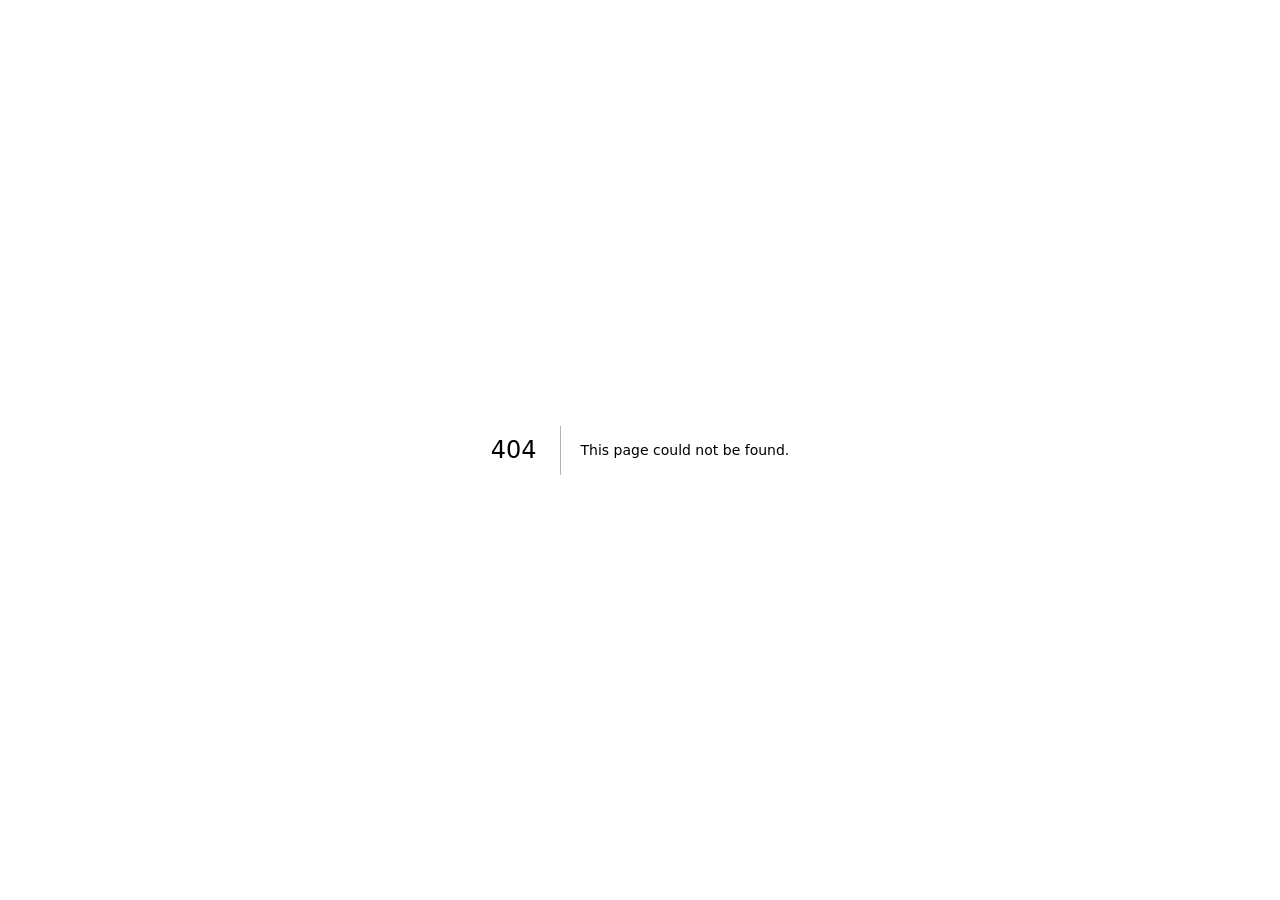
<file: 404/index.html>
<!DOCTYPE html><html><head><meta charSet="utf-8"/><meta name="viewport" content="width=device-width, initial-scale=1"/><link rel="preload" as="script" fetchPriority="low" href="/_next/static/chunks/2evgu094glu3w.js"/><script src="/_next/static/chunks/0q9n916bbvxy3.js" async=""></script><script src="/_next/static/chunks/2khxl0v1q4i6n.js" async=""></script><script src="/_next/static/chunks/turbopack-3-ry682tkyiqk.js" async=""></script><script src="/_next/static/chunks/0umf92h1sb77c.js" async=""></script><meta name="robots" content="noindex"/><link rel="icon" href="/favicon.ico?favicon.117ezoe8m31dk.ico" sizes="48x48" type="image/x-icon"/><title>404: This page could not be found.</title><script src="/_next/static/chunks/0cz1d0mv5g_q7.js" noModule=""></script></head><body><div hidden=""><!--$--><!--/$--></div><div style="font-family:system-ui,&quot;Segoe UI&quot;,Roboto,Helvetica,Arial,sans-serif,&quot;Apple Color Emoji&quot;,&quot;Segoe UI Emoji&quot;;height:100vh;text-align:center;display:flex;flex-direction:column;align-items:center;justify-content:center"><div><style>body{color:#000;background:#fff;margin:0}.next-error-h1{border-right:1px solid rgba(0,0,0,.3)}@media (prefers-color-scheme:dark){body{color:#fff;background:#000}.next-error-h1{border-right:1px solid rgba(255,255,255,.3)}}</style><h1 class="next-error-h1" style="display:inline-block;margin:0 20px 0 0;padding:0 23px 0 0;font-size:24px;font-weight:500;vertical-align:top;line-height:49px">404</h1><div style="display:inline-block"><h2 style="font-size:14px;font-weight:400;line-height:49px;margin:0">This page could not be found.</h2></div></div></div><!--$--><!--/$--><script id="_R_">(globalThis["TURBOPACK"] || (globalThis["TURBOPACK"] = [])).push({"otherChunks":["static/chunks/2evgu094glu3w.js","static/chunks/0q9n916bbvxy3.js","static/chunks/2khxl0v1q4i6n.js"],"runtimeModuleIds":[94553]});</script><script src="/_next/static/chunks/2evgu094glu3w.js" async=""></script><script>(self.__next_f=self.__next_f||[]).push([0])</script><script>self.__next_f.push([1,"1:\"$Sreact.fragment\"\n2:\"/_next/static/chunks/0umf92h1sb77c.js\"\n3:I[39756,[\"$2\"],\"default\"]\n4:I[37457,[\"$2\"],\"default\"]\n8:I[97367,[\"$2\"],\"OutletBoundary\"]\n9:\"$Sreact.suspense\"\nb:\"ViewportBoundary\"\nc:I[97367,[\"$2\"],\"$b\"]\ne:\"MetadataBoundary\"\nf:I[97367,[\"$2\"],\"$e\"]\n11:I[68027,[\"$2\"],\"default\",1]\n6:X\n7:[[\"children\",{\"s\":\"__PAGE__\",\"h\":512,\"d\":{\"r\":[\"$\",\"$1\",\"c\",{\"children\":[[[\"$\",\"title\",null,{\"children\":\"404: This page could not be found.\"}],[\"$\",\"div\",null,{\"style\":\"$0:t:t:d:r:props:children:1:props:children:props:children:props:notFound:0:1:props:style\",\"children\":[\"$\",\"div\",null,{\"children\":[[\"$\",\"style\",null,{\"dangerouslySetInnerHTML\":{\"__html\":\"body{color:#000;background:#fff;margin:0}.next-error-h1{border-right:1px solid rgba(0,0,0,.3)}@media (prefers-color-scheme:dark){body{color:#fff;background:#000}.next-error-h1{border-right:1px solid rgba(255,255,255,.3)}}\"}}],[\"$\",\"h1\",null,{\"className\":\"next-error-h1\",\"style\":\"$0:t:t:d:r:props:children:1:props:children:props:children:props:notFound:0:1:props:children:props:children:1:props:style\",\"children\":404}],[\"$\",\"div\",null,{\"style\":\"$0:t:t:d:r:props:children:1:props:children:props:children:props:notFound:0:1:props:children:props:children:2:props:style\",\"children\":[\"$\",\"h2\",null,{\"style\":\"$0:t:t:d:r:props:children:1:props:children:props:children:props:notFound:0:1:props:children:props:children:2:props:children:props:style\",\"children\":\"This page could not be found.\"}]}]]}]}]],null,[\"$\",\"$L8\",null,{\"children\":[\"$\",\"$9\",null,{\"name\":\"Next.MetadataOutlet\",\"children\":\"$@a\"}]}]]}],\"p\":false,\"v\":null}}]]\n5:[[\"children\",{\"s\":\"/_not-found\",\"h\":512,\"d\":{\"r\":[\"$\",\"$1\",\"c\",{\"children\":[null,[\"$\",\"$L3\",null,{\"parallelRouterKey\":\"children\",\"error\":\"$undefined\",\"errorStyles\":\"$undefined\",\"errorScripts\":\"$undefined\",\"template\":[\"$\",\"$L4\",null,{}],\"templateStyles\":\"$undefined\",\"templateScripts\":\"$undefined\",\"notFound\":\"$undefined\",\"forbidden\":\"$undefined\",\"unauthorized\":\"$undefined\"}]]}],\"p\":false,\"v\":\"$6\"},\"c\":\"$Q7\"}]]\n0:{\"P\":null,\"c\":[\"\",\"_not-found\",\"\"],\"q\":\"\",\"i\":false,\"t\":{\"t\":{\"s\":\"\",\"h\":528,\"d\":{\"r\":[\"$\",\"$1\",\"c\",{\"children\":[[[\"$\",\"script\",\"script-0\",{\"src\":\"/_next/static/chunks/0umf92h1sb77c.js\",\"async\":true,\"nonce\":\"$undefined\"}]],[\"$\",\"html\",null,{\"children\":[\"$\",\"body\",null,{\"children\":[\"$\",\"$L3\",null,{\"parallelRouterKey\":\"children\",\"error\":\"$undefined\",\"errorStyles\":\"$undefined\",\"errorScripts\":\"$undefined\",\"template\":[\"$\",\"$L4\",null,{}],\"templateStyles\":\"$undefined\",\"templateScripts\":\"$undefined\",\"notFound\":[[[\"$\",\"title\",null,{\"children\":\"404: This page could not be found.\"}],[\"$\",\"div\",null,{\"style\":{\"fontFamily\":\"system-ui,\\\"Segoe UI\\\",Roboto,Helvetica,Arial,sans-serif,\\\"Apple Color Emoji\\\",\\\"Segoe UI Emoji\\\"\",\"height\":\"100vh\",\"textAlign\":\"center\",\"display\":\"flex\",\"flexDirection\":\"column\",\"alignItems\":\"center\",\"justifyContent\":\"center\"},\"children\":[\"$\",\"div\",null,{\"children\":[[\"$\",\"style\",null,{\"dangerouslySetInnerHTML\":{\"__html\":\"body{color:#000;background:#fff;margin:0}.next-error-h1{border-right:1px solid rgba(0,0,0,.3)}@media (prefers-color-scheme:dark){body{color:#fff;background:#000}.next-error-h1{border-right:1px solid rgba(255,255,255,.3)}}\"}}],[\"$\",\"h1\",null,{\"className\":\"next-error-h1\",\"style\":{\"display\":\"inline-block\",\"margin\":\"0 20px 0 0\",\"padding\":\"0 23px 0 0\",\"fontSize\":24,\"fontWeight\":500,\"verticalAlign\":\"top\",\"lineHeight\":\"49px\"},\"children\":404}],[\"$\",\"div\",null,{\"style\":{\"display\":\"inline-block\"},\"children\":[\"$\",\"h2\",null,{\"style\":{\"fontSize\":14,\"fontWeight\":400,\"lineHeight\":\"49px\",\"margin\":0},\"children\":\"This page could not be found.\"}]}]]}]}]],[]],\"forbidden\":\"$undefined\",\"unauthorized\":\"$undefined\"}]}]}]]}],\"p\":false,\"v\":null},\"c\":\"$Q5\"},\"h\":{\"r\":[\"$\",\"$1\",\"h\",{\"children\":[[\"$\",\"meta\",null,{\"name\":\"robots\",\"content\":\"noindex\"}],[\"$\",\"$Lc\",null,{\"children\":\"$Ld\"}],[\"$\",\"$Lf\",null,{\"children\":[[\"$\",\"div\",null,{\"hidden\":true,\"children\":[\"$\",\"$9\",null,{\"name\":\"Next.Metadata\",\"children\":\"$L10\"}]}],null]}],null]}],\"p\":false,\"v\":null}},\"m\":\"$undefined\",\"G\":[\"$11\",[]],\"S\":true,\"r\":\"$undefined\",\"s\":\"$undefined\",\"a\":\"$undefined\",\"l\":\"$undefined\",\"p\":\"$undefined\",\"d\":\"$undefined\",\"b\":\"5nezspSnVc6r6jkmHbg89\"}\n6:C\nd:[[\"$\",\"meta\",\"0\",{\"charSet\":\"utf-8\"}],[\"$\",\"meta\",\"1\",{\"name\":\"viewport\",\"content\":\"width=device-width, initial-scale=1\"}]]\n12:I[27201,[\"$2\"],\"IconMark\"]\na:null\n10:[[\"$\",\"link\",\"0\",{\"rel\":\"icon\",\"href\":\"/favicon.ico?favicon.117ezoe8m31dk.ico\",\"sizes\":\"48x48\",\"type\":\"image/x-icon\"}],[\"$\",\"$L12\",\"1\",{}]]\n"])</script></body></html>
</file>
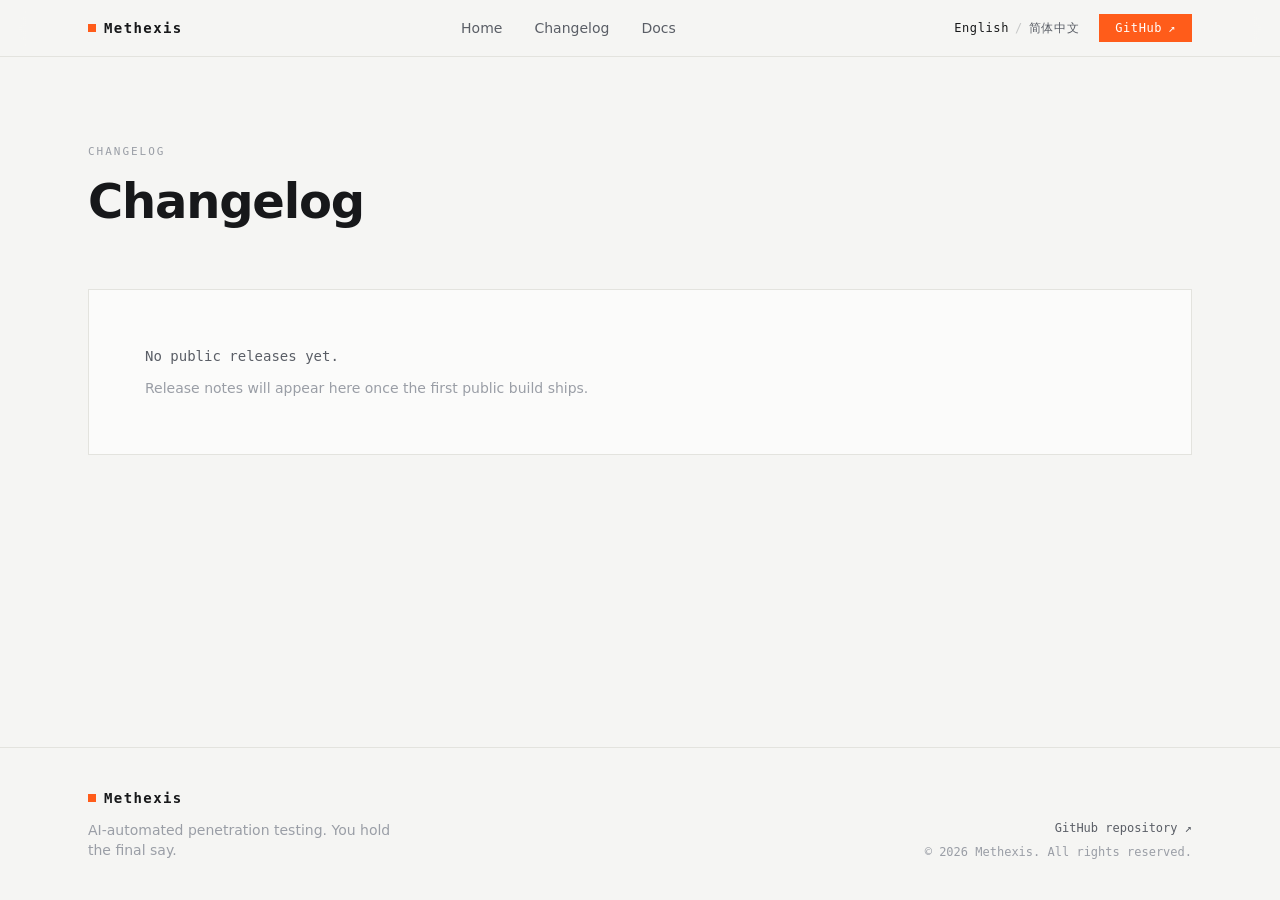
<file: changelog/index.html>
<!DOCTYPE html><html lang="en"><head><meta charSet="utf-8"/><meta name="viewport" content="width=device-width, initial-scale=1"/><link rel="stylesheet" href="/_next/static/chunks/05fk2en7s8-38.css" data-precedence="next"/><link rel="preload" as="script" fetchPriority="low" href="/_next/static/chunks/2evgu094glu3w.js"/><script src="/_next/static/chunks/0q9n916bbvxy3.js" async=""></script><script src="/_next/static/chunks/2khxl0v1q4i6n.js" async=""></script><script src="/_next/static/chunks/turbopack-3-ry682tkyiqk.js" async=""></script><script src="/_next/static/chunks/0umf92h1sb77c.js" async=""></script><script src="/_next/static/chunks/2sudqwl2zm8fs.js" async=""></script><script src="/_next/static/chunks/0zvvuxgouc336.js" async=""></script><title>Methexis — AI-automated penetration testing</title><meta name="description" content="Methexis runs penetration tests at machine speed — under deterministic deny rules, four-level approvals, and human takeover at any moment."/><link rel="canonical" href="/"/><link rel="alternate" hrefLang="en" href="/"/><link rel="alternate" hrefLang="zh-Hans" href="/zh"/><link rel="alternate" hrefLang="x-default" href="/"/><link rel="icon" href="/favicon.ico?favicon.117ezoe8m31dk.ico" sizes="48x48" type="image/x-icon"/><script src="/_next/static/chunks/0cz1d0mv5g_q7.js" noModule=""></script></head><body class="flex min-h-svh flex-col"><div hidden=""><!--$--><!--/$--></div><header class="fixed inset-x-0 top-0 z-50 transition-colors duration-300 border-b border-line bg-paper/90 text-ink backdrop-blur-md"><div class="container-lab flex h-14 items-center justify-between"><a class="flex items-center gap-2 font-mono text-sm font-semibold tracking-widest" href="/"><span class="inline-block size-2 bg-human" aria-hidden="true"></span>Methexis</a><nav class="hidden items-center gap-8 md:flex"><a class="text-sm transition-colors hover:text-human text-ink-soft " href="/">Home</a><a class="text-sm transition-colors hover:text-human text-ink-soft " href="/changelog/">Changelog</a><a class="text-sm transition-colors hover:text-human text-ink-soft " href="/docs/">Docs</a></nav><div class="hidden items-center gap-5 md:flex"><div class="flex items-center font-mono text-xs tracking-wider text-ink-soft"><span class="flex items-center"><button type="button" disabled="" class="transition-colors text-ink">English</button></span><span class="flex items-center"><span class="mx-1.5 opacity-30">/</span><button type="button" class="transition-colors hover:text-human cursor-pointer">简体中文</button></span></div><a href="https://github.com/methexis-labs/methexis" target="_blank" rel="noopener noreferrer" class="flex items-center gap-1.5 bg-human px-4 py-1.5 font-mono text-xs tracking-wider text-white transition-opacity hover:opacity-85">GitHub<span aria-hidden="true">↗</span></a></div><button type="button" aria-label="Menu" class="flex size-9 flex-col items-center justify-center gap-1.5 md:hidden"><span class="h-px w-5 bg-current transition-transform "></span><span class="h-px w-5 bg-current transition-transform "></span></button></div></header><main class="flex-1"><div class="container-lab pt-36 pb-24"><p class="kicker">CHANGELOG</p><h1 class="mt-4 text-4xl font-semibold tracking-tight text-ink md:text-5xl">Changelog</h1><div class="mt-16 border border-line bg-card p-10 md:p-14"><p class="font-mono text-sm text-ink-soft">No public releases yet.</p><p class="mt-3 text-sm text-ink-faint">Release notes will appear here once the first public build ships.</p></div></div><!--$--><!--/$--></main><footer class="border-t border-line bg-paper"><div class="container-lab flex flex-col gap-4 py-10 md:flex-row md:items-end md:justify-between"><div><div class="flex items-center gap-2 font-mono text-sm font-semibold tracking-widest text-ink"><span class="inline-block size-2 bg-human" aria-hidden="true"></span>Methexis</div><p class="mt-3 max-w-xs text-sm text-ink-faint">AI-automated penetration testing. You hold the final say.</p></div><div class="flex flex-col gap-2 md:items-end"><a href="https://github.com/methexis-labs/methexis" target="_blank" rel="noopener noreferrer" class="font-mono text-xs text-ink-soft transition-colors hover:text-human">GitHub repository<!-- --> ↗</a><p class="font-mono text-xs text-ink-faint">© 2026 Methexis. All rights reserved.</p></div></div></footer><script defer="" src="https://cloud.umami.is/script.js" data-website-id="6e232050-9c76-4dc3-9449-442d7148396d"></script><script id="_R_">(globalThis["TURBOPACK"] || (globalThis["TURBOPACK"] = [])).push({"otherChunks":["static/chunks/2evgu094glu3w.js","static/chunks/0q9n916bbvxy3.js","static/chunks/2khxl0v1q4i6n.js"],"runtimeModuleIds":[94553]});</script><script src="/_next/static/chunks/2evgu094glu3w.js" async=""></script><script>(self.__next_f=self.__next_f||[]).push([0])</script><script>self.__next_f.push([1,"1:\"$Sreact.fragment\"\n2:\"/_next/static/chunks/0umf92h1sb77c.js\"\n3:I[39756,[\"$2\"],\"default\"]\n4:I[37457,[\"$2\"],\"default\"]\nb:I[97367,[\"$2\"],\"OutletBoundary\"]\nc:\"$Sreact.suspense\"\ne:\"ViewportBoundary\"\nf:I[97367,[\"$2\"],\"$e\"]\n11:\"MetadataBoundary\"\n12:I[97367,[\"$2\"],\"$11\"]\n14:I[68027,[],\"default\",1]\n:HL[\"/_next/static/chunks/05fk2en7s8-38.css\",\"style\"]\n5:X\n9:[[\"children\",{\"s\":\"__PAGE__\",\"h\":512,\"d\":{\"r\":[\"$\",\"$1\",\"c\",{\"children\":[\"$La\",null,[\"$\",\"$Lb\",null,{\"children\":[\"$\",\"$c\",null,{\"name\":\"Next.MetadataOutlet\",\"children\":\"$@d\"}]}]]}],\"p\":false,\"v\":null}}]]\n8:[[\"children\",{\"s\":\"changelog\",\"h\":512,\"d\":{\"r\":[\"$\",\"$1\",\"c\",{\"children\":[null,[\"$\",\"$L3\",null,{\"parallelRouterKey\":\"children\",\"error\":\"$undefined\",\"errorStyles\":\"$undefined\",\"errorScripts\":\"$undefined\",\"template\":[\"$\",\"$L4\",null,{}],\"templateStyles\":\"$undefined\",\"templateScripts\":\"$undefined\",\"notFound\":\"$undefined\",\"forbidden\":\"$undefined\",\"unauthorized\":\"$undefined\"}]]}],\"p\":false,\"v\":\"$5\"},\"c\":\"$Q9\"}]]\n6:[[\"children\",{\"s\":{\"n\":\"locale\",\"t\":\"d\",\"k\":\"en\",\"s\":[]},\"h\":528,\"d\":{\"r\":[\"$\",\"$1\",\"c\",{\"children\":[[[\"$\",\"link\",\"0\",{\"rel\":\"stylesheet\",\"href\":\"/_next/static/chunks/05fk2en7s8-38.css\",\"precedence\":\"next\",\"crossOrigin\":\"$undefined\",\"nonce\":\"$undefined\"}],[\"$\",\"script\",\"script-0\",{\"src\":\"/_next/static/chunks/2sudqwl2zm8fs.js\",\"async\":true,\"nonce\":\"$undefined\"}],[\"$\",\"script\",\"script-1\",{\"src\":\"/_next/static/chunks/0zvvuxgouc336.js\",\"async\":true,\"nonce\":\"$undefined\"}]],\"$L7\"]}],\"p\":false,\"v\":null},\"c\":\"$Q8\"}]]\n0:{\"P\":null,\"c\":[\"\",\"en\",\"changelog\",\"\"],\"q\":\"\",\"i\":false,\"t\":{\"t\":{\"s\":\"\",\"h\":528,\"d\":{\"r\":[\"$\",\"$1\",\"c\",{\"children\":[null,[\"$\",\"$L3\",null,{\"parallelRouterKey\":\"children\",\"error\":\"$undefined\",\"errorStyles\":\"$undefined\",\"errorScripts\":\"$undefined\",\"template\":[\"$\",\"$L4\",null,{}],\"templateStyles\":\"$undefined\",\"templateScripts\":\"$undefined\",\"notFound\":[[[\"$\",\"title\",null,{\"children\":\"404: This page could not be found.\"}],[\"$\",\"div\",null,{\"style\":{\"fontFamily\":\"system-ui,\\\"Segoe UI\\\",Roboto,Helvetica,Arial,sans-serif,\\\"Apple Color Emoji\\\",\\\"Segoe UI Emoji\\\"\",\"height\":\"100vh\",\"textAlign\":\"center\",\"display\":\"flex\",\"flexDirection\":\"column\",\"alignItems\":\"center\",\"justifyContent\":\"center\"},\"children\":[\"$\",\"div\",null,{\"children\":[[\"$\",\"style\",null,{\"dangerouslySetInnerHTML\":{\"__html\":\"body{color:#000;background:#fff;margin:0}.next-error-h1{border-right:1px solid rgba(0,0,0,.3)}@media (prefers-color-scheme:dark){body{color:#fff;background:#000}.next-error-h1{border-right:1px solid rgba(255,255,255,.3)}}\"}}],[\"$\",\"h1\",null,{\"className\":\"next-error-h1\",\"style\":{\"display\":\"inline-block\",\"margin\":\"0 20px 0 0\",\"padding\":\"0 23px 0 0\",\"fontSize\":24,\"fontWeight\":500,\"verticalAlign\":\"top\",\"lineHeight\":\"49px\"},\"children\":404}],[\"$\",\"div\",null,{\"style\":{\"display\":\"inline-block\"},\"children\":[\"$\",\"h2\",null,{\"style\":{\"fontSize\":14,\"fontWeight\":400,\"lineHeight\":\"49px\",\"margin\":0},\"children\":\"This page could not be found.\"}]}]]}]}]],[]],\"forbidden\":\"$undefined\",\"unauthorized\":\"$undefined\"}]]}],\"p\":false,\"v\":\"$5\"},\"c\":\"$Q6\"},\"h\":{\"r\":[\"$\",\"$1\",\"h\",{\"children\":[null,[\"$\",\"$Lf\",null,{\"children\":\"$L10\"}],[\"$\",\"$L12\",null,{\"children\":[[\"$\",\"div\",null,{\"hidden\":true,\"children\":[\"$\",\"$c\",null,{\"name\":\"Next.Metadata\",\"children\":\"$L13\"}]}],null]}],null]}],\"p\":false,\"v\":null}},\"m\":\"$undefined\",\"G\":[\"$14\",[]],\"S\":true,\"r\":\"$undefined\",\"s\":\"$undefined\",\"a\":\"$undefined\",\"l\":\"$undefined\",\"p\":\"$undefined\",\"d\":\"$undefined\",\"b\":\"5nezspSnVc6r6jkmHbg89\"}\n5:C\n7:[\"$\",\"html\",null,{\"lang\":\"en\",\"children\":[\"$\",\"body\",null,{\"className\":\"flex min-h-svh flex-col\",\"children\":[\"$L15\",[[\"$\",\"script\",null,{\"defer\":true,\"src\":\"https://cloud.umami.is/script.js\",\"data-website-id\":\"6e232050-9c76-4dc3-9449-442d7148396d\"}],null]]}]}]\na:[\"$\",\"div\",null,{\"className\":\"container-lab pt-36 pb-24\",\"children\":[[\"$\",\"p\",null,{\"className\":\"kicker\",\"children\":\"CHANGELOG\"}],[\"$\",\"h1\",null,{\"className\":\"mt-4 text-4xl font-semibold tracking-tight text-ink md:text-5xl\",\"children\":\"Changelog\"}],[\"$\",\"div\",null,{\"className\":\"mt-16 border border-line bg-card p-10 md:p-14\",\"children\":[[\"$\",\"p\",null,{\"className\":\"font-mono text-sm text-ink-soft\",\"children\":\"No public releases yet.\"}],[\"$\",\"p\",null,{\"className\":\"mt-3 text-sm text-ink-faint\",\"children\":\"Release notes will appear here once the first public build ships.\"}]]}]]}]\n10:[[\"$\",\"meta\",\"0\",{\"charSet\":\"utf-8\"}],[\"$\",\"meta\",\"1\",{\"name\":\"viewport\",\"content\":\"width=device-width, initial-scale=1\"}]]\n16:\"/_next/static/chunks/2sudqwl2zm8fs.js\"\n17:\"/_next/static/chunks/0zvvuxgouc336.js\"\n18:I[75696,[\"$16\",\"$17\"],\"default\"]\n15:[\"$\",\"$L18\",null,{\"formats\":\"$undefined\",\"locale\":\"en\",\"messages\":{\"meta\":{\"title\":\"Methexis — AI-automated penetration testing\",\"description\":\"Methexis runs penetration tests at machine speed — under deterministic deny rules, four-level approvals, and human takeover at any moment.\"},\"docs\":{\"title\":\"Docs\"},\"nav\":{\"home\":\"Home\",\"changelog\":\"Changelog\",\"docs\":\"Docs\",\"github\":\"GitHub\"},\"hero\":{\"kicker\":\"AI-AUTOMATED PENETRATION TESTING\",\"titleA\":\"Run autonomous.\",\"titleB\":\"Stay in control.\",\"sub\":\"Methexis executes penetration tests at machine speed — under deterministic rules, configurable approvals, and your final say.\",\"ticker1\":\"1 + 64 AGENTS / TASK\",\"ticker2\":\"10 TASKS / NODE\",\"ticker3\":\"1 CONTAINER / TASK\",\"scroll\":\"SCROLL\",\"frames\":{\"f1\":\"EVERY TASK RUNS IN ITS OWN CONTAINER\",\"f2\":\"ONE LEAD AGENT + 64 SUB-AGENTS\",\"f3\":\"10 CONCURRENT TASKS PER NODE\",\"f4\":\"DEPLOY ANYWHERE\",\"f5\":\"FULLY ISOLATED TENANTS\",\"f6\":\"RULES SPEAK FIRST\",\"f7\":\"AI MOVES FAST. YOU DECIDE WHEN.\",\"f8\":\"RUN AUTONOMOUS. STAY IN CONTROL.\"}},\"scale\":{\"kicker\":\"Scale\",\"title\":\"One platform. Every level of scale.\",\"lead\":\"A single task runs one lead agent plus up to 64 sub-agents. A node runs 10 tasks at once. Add nodes to grow horizontally — deployed by you, inside your own network.\",\"n1\":\"1+64\",\"l1\":\"agents per task\",\"n2\":\"10\",\"l2\":\"concurrent tasks per node\",\"n3\":\"N\",\"l3\":\"self-hosted nodes, horizontal scale\"},\"control\":{\"kicker\":\"Control model\",\"title\":\"Rules speak first. Then approvals. Then execution.\",\"l1name\":\"Deny Rules\",\"l1desc\":\"Code-level rules evaluated before anything else. A match means the command never runs. Deterministic, and fully user-editable.\",\"l2name\":\"Approval\",\"l2desc\":\"Four policies decide who authorizes each command: open, human, AI, or AI with escalation to a human.\",\"l3name\":\"Execution\",\"l3desc\":\"Approved tasks run in one-off containers. Isolated, disposable, auditable.\"},\"ladder\":{\"kicker\":\"Approval policy\",\"title\":\"Four levels of authorization.\",\"lead\":\"The same command meets four different fates. Pick a policy.\",\"open\":\"Open\",\"openDesc\":\"Commands execute immediately. For low-risk, well-scoped work.\",\"human\":\"Human review\",\"humanDesc\":\"Every command waits for explicit human approval.\",\"ai\":\"AI review\",\"aiDesc\":\"An AI reviewer approves or denies each command.\",\"escalation\":\"AI with escalation\",\"escalationDesc\":\"AI reviews first; anything uncertain goes to a human.\",\"cmd\":\"nmap -sV --top-ports 100 target.internal\",\"stateOpen\":\"EXECUTED · 0.02s\",\"stateHuman\":\"WAITING FOR HUMAN\",\"stateAi\":\"AI APPROVED · EXECUTED\",\"stateEsc\":\"UNCERTAIN → ESCALATED TO HUMAN\"},\"rules\":{\"kicker\":\"Deny rules\",\"title\":\"Your guardrails, your rules.\",\"lead\":\"A global baseline applies to every task. Tasks can add or remove their own rules. Deterministic, evaluated before any approval.\",\"cat1\":\"DESTRUCTIVE FILE OPS\",\"cat2\":\"REVERSE SHELL\",\"cat3\":\"CREDENTIAL MODIFICATION\",\"cat4\":\"PERSISTENCE\",\"blocked\":\"BLOCKED\",\"note\":\"Patterns shown redacted. Deny rules are a deterministic safety net — not a substitute for authorized scope.\"},\"distribution\":{\"kicker\":\"Distribution\",\"title\":\"Forward-deployed by design.\",\"lead\":\"Nodes live where you put them — your VPC, your lab, your isolated network — and report back over configurable heartbeats.\",\"c1t\":\"Single binary or docker-compose\",\"c1d\":\"One command starts a node. No platform-managed infrastructure.\",\"c2t\":\"Self-retry\",\"c2d\":\"A node that loses connection retries autonomously and resumes its work.\",\"c3t\":\"Configurable heartbeat\",\"c3d\":\"Tune the reporting interval to fit restricted networks.\"},\"isolation\":{\"kicker\":\"Isolation\",\"title\":\"Tenants never touch.\",\"lead\":\"Data, nodes, and models are fully isolated between tenants. No shared state — for enterprises, and for MSSPs running many clients on one platform.\"},\"takeover\":{\"kicker\":\"Takeover\",\"title\":\"Pause. Take over. Resume.\",\"lead\":\"Any running task can be paused, taken over by a human operator, and resumed — every action on record.\"},\"capabilities\":{\"kicker\":\"Capabilities\",\"title\":\"Detect or validate — scoped to the task.\",\"i1\":\"Asset discovery\",\"i2\":\"Ports \u0026 services\",\"i3\":\"Web vulnerabilities\",\"i4\":\"Exploit validation\",\"i5\":\"Weak credentials\",\"i6\":\"Reporting\",\"i7\":\"Retest\",\"i8\":\"Compliance mapping\",\"note\":\"Methexis operates strictly within authorized scope.\"},\"teams\":{\"kicker\":\"Built for two teams\",\"title\":\"One platform, two front lines.\",\"ent\":\"Enterprise security\",\"ent1\":\"Continuous validation of your attack surface\",\"ent2\":\"Controls your auditors can read\",\"ent3\":\"Deployed inside your perimeter\",\"mssp\":\"MSSP \u0026 security vendors\",\"mssp1\":\"Tenant-isolated client delivery\",\"mssp2\":\"More engagements per operator\",\"mssp3\":\"Consistent, report-ready output\"},\"specs\":{\"kicker\":\"Technical specifications\",\"title\":\"By the numbers.\",\"r1k\":\"AGENTS / TASK\",\"r1v\":\"1 + 64\",\"r2k\":\"CONCURRENT TASKS / NODE\",\"r2v\":\"10\",\"r3k\":\"NODE DELIVERY\",\"r3v\":\"Single binary · docker-compose\",\"r4k\":\"TASK ISOLATION\",\"r4v\":\"One container per task\",\"r5k\":\"HEARTBEAT\",\"r5v\":\"Configurable\",\"r6k\":\"NODE RECOVERY\",\"r6v\":\"Self-retry · resumes work\",\"r7k\":\"TENANT ISOLATION\",\"r7v\":\"Data · nodes · models\",\"r8k\":\"HARD RULES\",\"r8v\":\"Code-level · user-editable\",\"r9k\":\"RULE PRECEDENCE\",\"r9v\":\"Evaluated before approval\"},\"ethics\":{\"kicker\":\"Security \u0026 ethics\",\"title\":\"Built to be allowed.\",\"i1t\":\"Authorized scope only\",\"i1d\":\"Every engagement runs within explicit permission.\",\"i2t\":\"Your data stays yours\",\"i2d\":\"Tenant-isolated by architecture, not by promise.\",\"i3t\":\"Auditable by default\",\"i3d\":\"Commands, approvals, and rule evaluations on record.\"},\"cta\":{\"title\":\"Open source, soon.\",\"sub\":\"Methexis will be fully open on GitHub — code, docs, and every release note. Watch the repository and know the moment it ships.\",\"button\":\"View on GitHub\"},\"footer\":{\"tagline\":\"AI-automated penetration testing. You hold the final say.\",\"rights\":\"© 2026 Methexis. All rights reserved.\",\"github\":\"GitHub repository\"},\"changelog\":{\"title\":\"Changelog\",\"empty\":\"No public releases yet.\",\"note\":\"Release notes will appear here once the first public build ships.\"}},\"now\":\"$undefined\",\"timeZone\":\"UTC\",\"children\":[\"$L19\",\"$L1a\",\"$L1b\"]}]\n1c:I[2971,[\"$16\",\"$17\"],\"default\"]\n19:[\"$\",\"$L1c\",null,{}]\n1a:[\"$\",\"main\",null,{\"className\":\"flex-1\",\"children\":[\"$\",\"$L3\",null,{\"parallelRouterKey\":\"children\",\"error\":\"$undefined\",\"errorStyles\":\"$undefined\",\"errorScripts\":\"$undefined\",\"template\":[\"$\",\"$L4\",null,{}],\"templateStyles\":\"$undefined\",\"templateScripts\":\"$undefined\",\"notFound\":\"$undefined\",\"forbidden\":\"$undefined\",\"unauthorized\":\"$undefined\"}]}]\n1b:[\"$\",\"footer\",null,{\"className\":\"border-t border-line bg-paper\",\"children\":[\"$\",\"div\",null,{\"className\":\"container-lab flex flex-col gap-4 py-10 md:flex-row md:items-end md:justify-between\",\"children\":[[\"$\",\"div\",null,{\"children\":[[\"$\",\"div\",null,{\"className\":\"flex items-center gap-2 font-mono text-sm font-semibold tracking-widest text-ink\",\"children\":[[\"$\",\"span\",null,{\"className\":\"inline-block size-2 bg-human\",\"aria-hidden\":true}],\"Methexis\"]}],[\"$\",\"p\",null,{\"className\":\"mt-3 max-w-xs text-sm text-ink-faint\",\"children\":\"AI-automated penetration testing. You hold the final say.\"}]]}],[\"$\",\"div\",null,{\"className\":\"flex flex-col gap-2 md:items-end\",\"children\":[[\"$\",\"a\",null,{\"href\":\"https://github.com/methexis-labs/methexis\",\"target\":\"_blank\",\"rel\":\"noopener noreferrer\",\"className\":\"font-mono text-xs text-ink-soft transition-colors hover:text-human\",\"children\":[\"GitHub repository\",\" ↗\"]}],[\"$\",\"p\",null,{\"className\":\"font-mono text-xs text-ink-faint\",\"children\":\"© 2026 Methexis. All rights reserved.\"}]]}]]}]}]\n1d:I[27201,[\"$2\"],\"IconMark\"]\nd:null\n13:[[\"$\",\"title\",\"0\",{\"children\":\"Methexis — AI-automated penetration testing\"}],[\"$\",\"meta\",\"1\",{\"name\":\"description\",\"content\":\"Methexis runs penetration tests at machine speed — under deterministic deny rules, four-level approvals, and human takeover at any moment.\"}],[\"$\",\"link\",\"2\",{\"rel\":\"canonical\",\"href\":\"/\"}],[\"$\",\"link\",\"3\",{\"rel\":\"alternate\",\"hrefLang\":\"en\",\"href\":\"/\"}],[\"$\",\"link\",\"4\",{\"rel\":\"alternate\",\"hrefLang\":\"zh-Hans\",\"href\":\"/zh\"}],[\"$\",\"link\",\"5\",{\"rel\":\"alternate\",\"hrefLang\":\"x-default\",\"href\":\"/\"}],[\"$\",\"link\",\"6\",{\"rel\":\"icon\",\"href\":\"/favicon.ico?favicon.117ezoe8m31dk.ico\",\"sizes\":\"48x48\",\"type\":\"image/x-icon\"}],[\"$\",\"$L1d\",\"7\",{}]]\n"])</script></body></html>
</file>
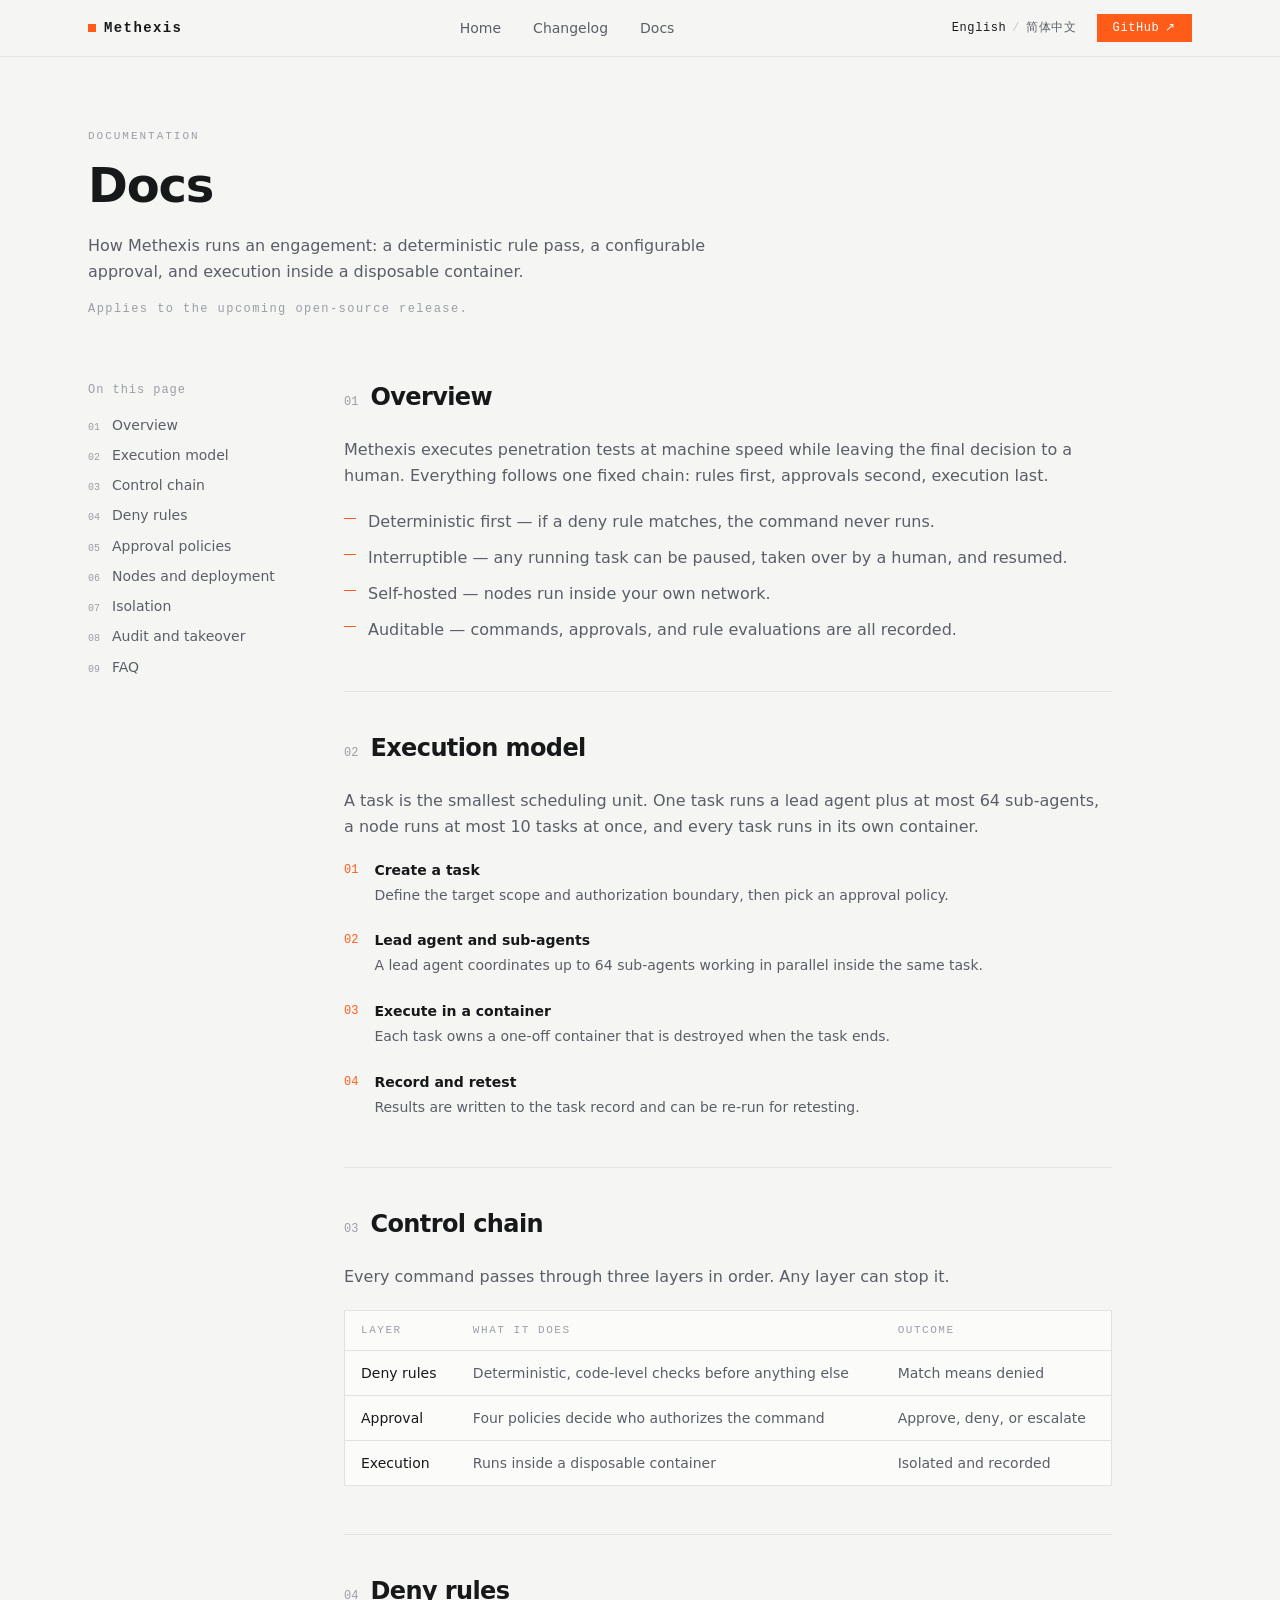
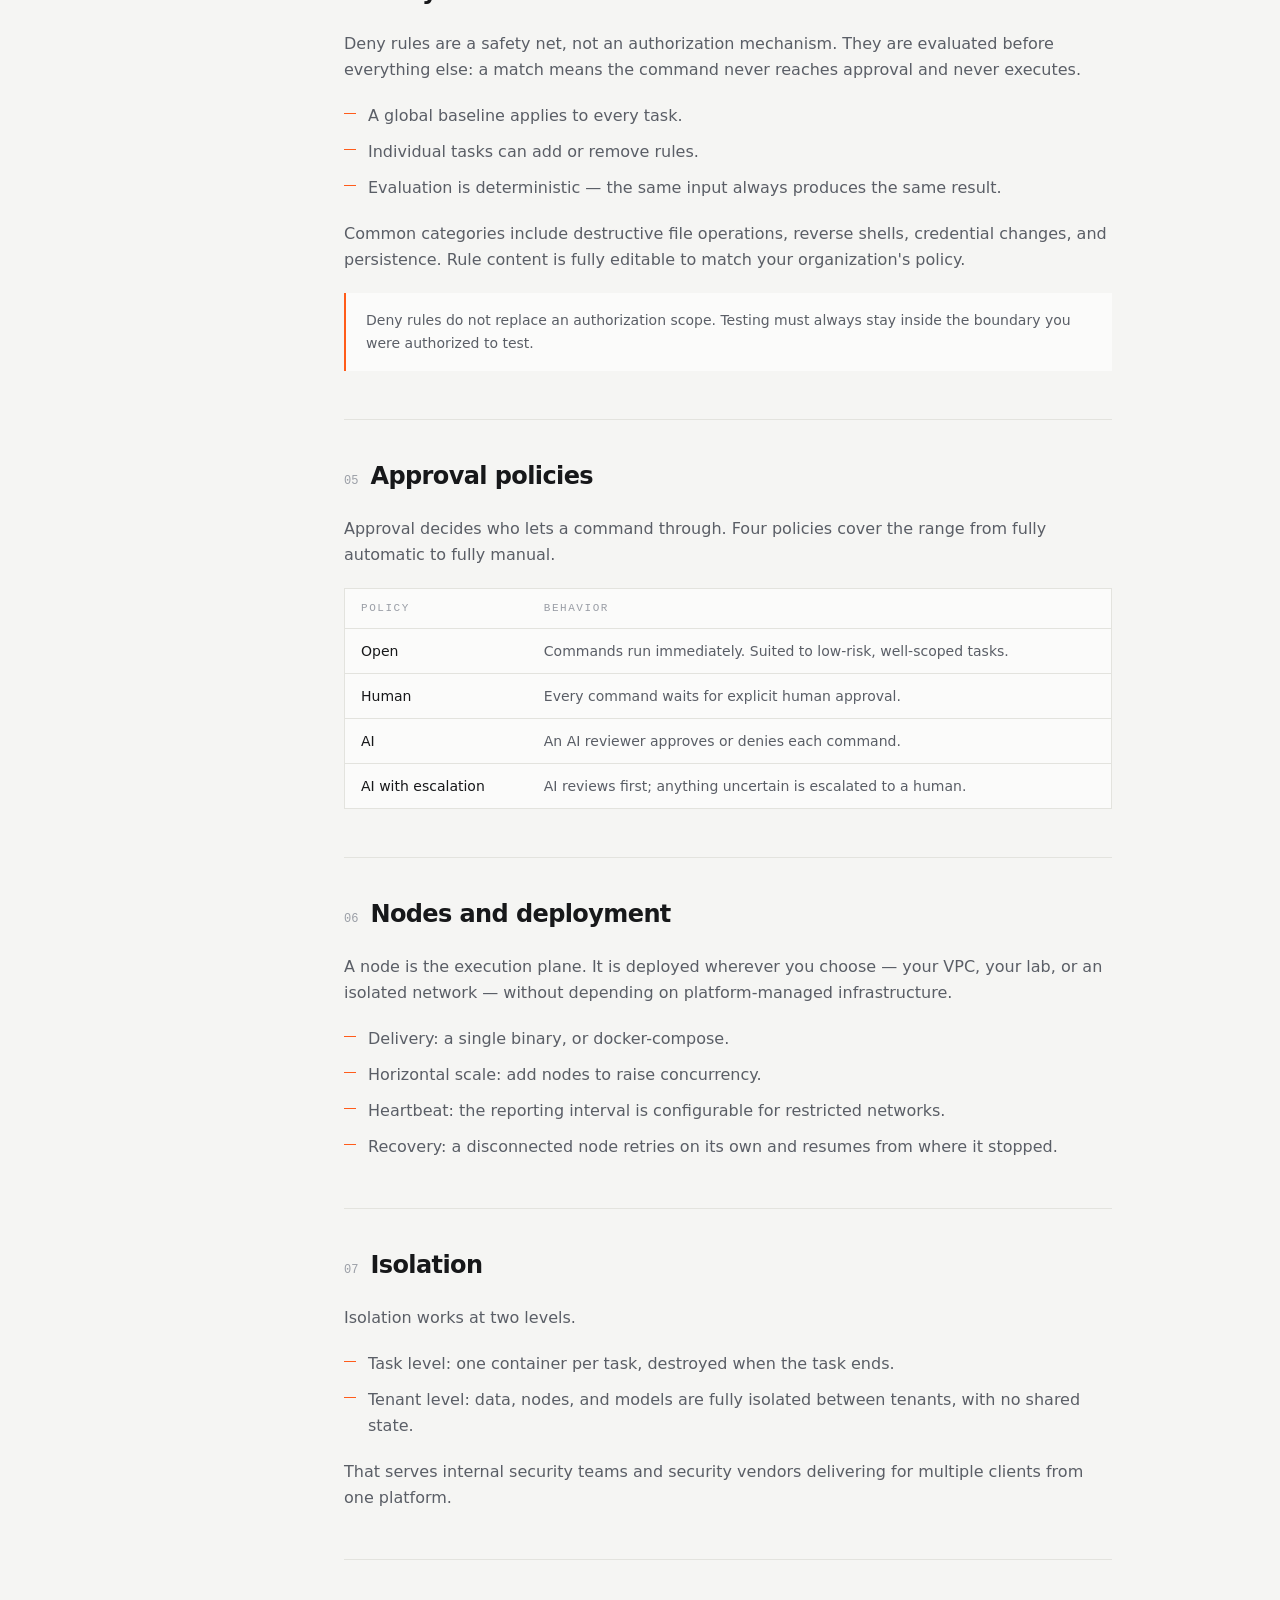
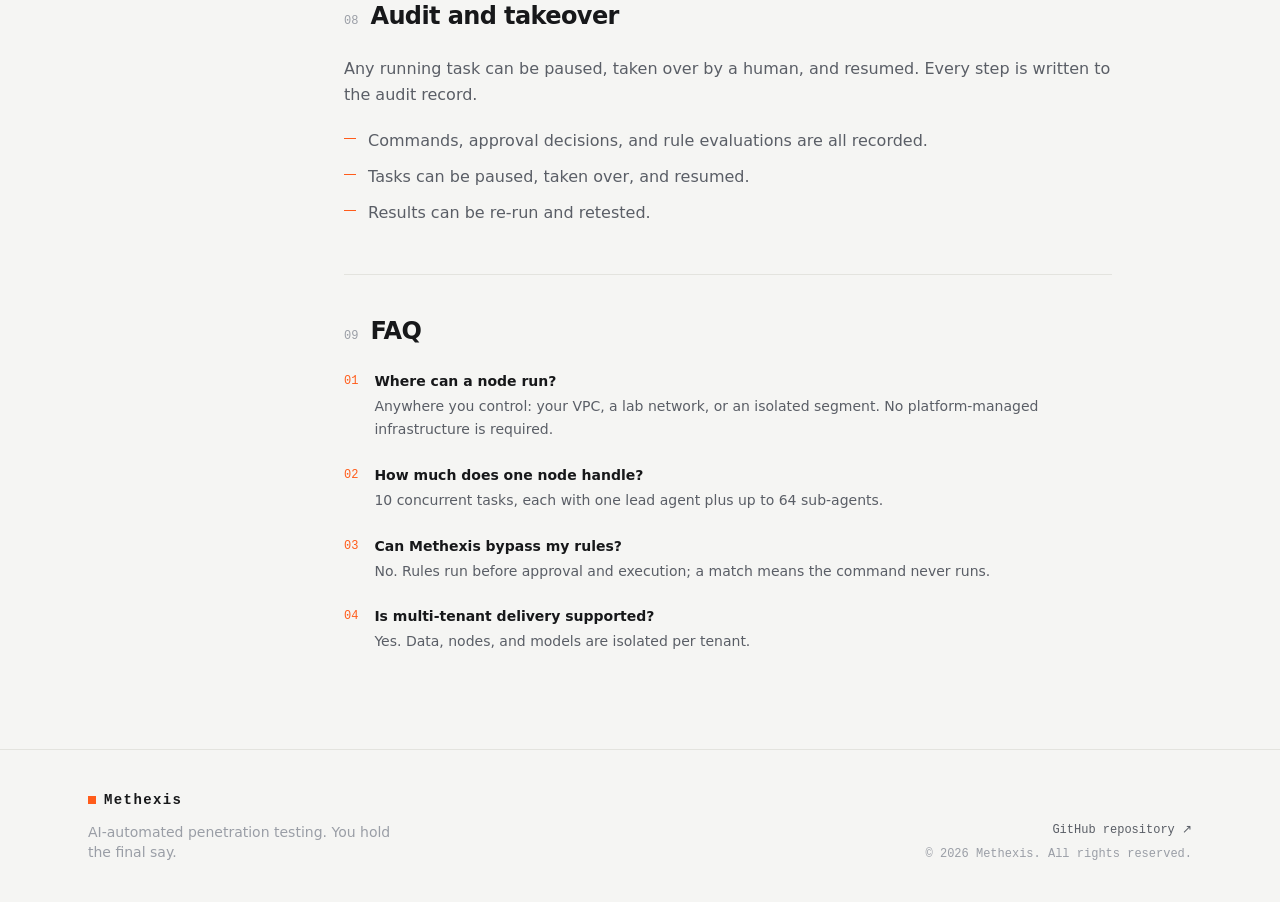
<file: docs/index.html>
<!DOCTYPE html><html lang="en"><head><meta charSet="utf-8"/><meta name="viewport" content="width=device-width, initial-scale=1"/><link rel="stylesheet" href="/_next/static/chunks/05fk2en7s8-38.css" data-precedence="next"/><link rel="preload" as="script" fetchPriority="low" href="/_next/static/chunks/2evgu094glu3w.js"/><script src="/_next/static/chunks/0q9n916bbvxy3.js" async=""></script><script src="/_next/static/chunks/2khxl0v1q4i6n.js" async=""></script><script src="/_next/static/chunks/turbopack-3-ry682tkyiqk.js" async=""></script><script src="/_next/static/chunks/0umf92h1sb77c.js" async=""></script><script src="/_next/static/chunks/2sudqwl2zm8fs.js" async=""></script><script src="/_next/static/chunks/0zvvuxgouc336.js" async=""></script><title>Docs — Methexis</title><meta name="description" content="Methexis runs penetration tests at machine speed — under deterministic deny rules, four-level approvals, and human takeover at any moment."/><link rel="canonical" href="/"/><link rel="alternate" hrefLang="en" href="/"/><link rel="alternate" hrefLang="zh-Hans" href="/zh"/><link rel="alternate" hrefLang="x-default" href="/"/><link rel="icon" href="/favicon.ico?favicon.117ezoe8m31dk.ico" sizes="48x48" type="image/x-icon"/><script src="/_next/static/chunks/0cz1d0mv5g_q7.js" noModule=""></script></head><body class="flex min-h-svh flex-col"><div hidden=""><!--$--><!--/$--></div><header class="fixed inset-x-0 top-0 z-50 transition-colors duration-300 border-b border-line bg-paper/90 text-ink backdrop-blur-md"><div class="container-lab flex h-14 items-center justify-between"><a class="flex items-center gap-2 font-mono text-sm font-semibold tracking-widest" href="/"><span class="inline-block size-2 bg-human" aria-hidden="true"></span>Methexis</a><nav class="hidden items-center gap-8 md:flex"><a class="text-sm transition-colors hover:text-human text-ink-soft " href="/">Home</a><a class="text-sm transition-colors hover:text-human text-ink-soft " href="/changelog/">Changelog</a><a class="text-sm transition-colors hover:text-human text-ink-soft " href="/docs/">Docs</a></nav><div class="hidden items-center gap-5 md:flex"><div class="flex items-center font-mono text-xs tracking-wider text-ink-soft"><span class="flex items-center"><button type="button" disabled="" class="transition-colors text-ink">English</button></span><span class="flex items-center"><span class="mx-1.5 opacity-30">/</span><button type="button" class="transition-colors hover:text-human cursor-pointer">简体中文</button></span></div><a href="https://github.com/methexis-labs/methexis" target="_blank" rel="noopener noreferrer" class="flex items-center gap-1.5 bg-human px-4 py-1.5 font-mono text-xs tracking-wider text-white transition-opacity hover:opacity-85">GitHub<span aria-hidden="true">↗</span></a></div><button type="button" aria-label="Menu" class="flex size-9 flex-col items-center justify-center gap-1.5 md:hidden"><span class="h-px w-5 bg-current transition-transform "></span><span class="h-px w-5 bg-current transition-transform "></span></button></div></header><main class="flex-1"><div class="bg-paper"><div class="container-lab pt-32 pb-24"><p class="kicker">DOCUMENTATION</p><h1 class="mt-4 max-w-3xl text-4xl font-semibold tracking-tight text-ink text-balance md:text-5xl">Docs</h1><p class="mt-6 max-w-2xl text-base leading-relaxed text-ink-soft">How Methexis runs an engagement: a deterministic rule pass, a configurable approval, and execution inside a disposable container.</p><p class="mt-4 font-mono text-xs tracking-[0.12em] text-ink-faint">Applies to the upcoming open-source release.</p><div class="mt-16 grid gap-12 lg:grid-cols-[13rem_1fr]"><aside class="hidden lg:block"><div class="sticky top-24"><p class="spec-label">On this page</p><ul class="mt-4 flex flex-col gap-2.5"><li><a href="#overview" class="flex items-baseline gap-3 text-sm text-ink-soft transition-colors hover:text-human"><span class="font-mono text-[0.625rem] text-ink-faint">01</span>Overview</a></li><li><a href="#execution-model" class="flex items-baseline gap-3 text-sm text-ink-soft transition-colors hover:text-human"><span class="font-mono text-[0.625rem] text-ink-faint">02</span>Execution model</a></li><li><a href="#control-chain" class="flex items-baseline gap-3 text-sm text-ink-soft transition-colors hover:text-human"><span class="font-mono text-[0.625rem] text-ink-faint">03</span>Control chain</a></li><li><a href="#deny-rules" class="flex items-baseline gap-3 text-sm text-ink-soft transition-colors hover:text-human"><span class="font-mono text-[0.625rem] text-ink-faint">04</span>Deny rules</a></li><li><a href="#approval" class="flex items-baseline gap-3 text-sm text-ink-soft transition-colors hover:text-human"><span class="font-mono text-[0.625rem] text-ink-faint">05</span>Approval policies</a></li><li><a href="#nodes" class="flex items-baseline gap-3 text-sm text-ink-soft transition-colors hover:text-human"><span class="font-mono text-[0.625rem] text-ink-faint">06</span>Nodes and deployment</a></li><li><a href="#isolation" class="flex items-baseline gap-3 text-sm text-ink-soft transition-colors hover:text-human"><span class="font-mono text-[0.625rem] text-ink-faint">07</span>Isolation</a></li><li><a href="#audit" class="flex items-baseline gap-3 text-sm text-ink-soft transition-colors hover:text-human"><span class="font-mono text-[0.625rem] text-ink-faint">08</span>Audit and takeover</a></li><li><a href="#faq" class="flex items-baseline gap-3 text-sm text-ink-soft transition-colors hover:text-human"><span class="font-mono text-[0.625rem] text-ink-faint">09</span>FAQ</a></li></ul></div></aside><div class="max-w-3xl"><section id="overview" class="mt-12 scroll-mt-24 border-t border-line pt-10 first:mt-0 first:border-0 first:pt-0"><div class="flex items-baseline gap-3"><span class="font-mono text-xs text-ink-faint">01</span><h2 class="text-2xl font-semibold tracking-tight text-ink">Overview</h2></div><div class="mt-6 flex flex-col gap-5"><p class="text-base leading-relaxed text-ink-soft">Methexis executes penetration tests at machine speed while leaving the final decision to a human. Everything follows one fixed chain: rules first, approvals second, execution last.</p><ul class="flex flex-col gap-2.5"><li class="flex gap-3 text-base leading-relaxed text-ink-soft"><span class="mt-[0.6em] h-px w-3 shrink-0 bg-human" aria-hidden="true"></span><span>Deterministic first — if a deny rule matches, the command never runs.</span></li><li class="flex gap-3 text-base leading-relaxed text-ink-soft"><span class="mt-[0.6em] h-px w-3 shrink-0 bg-human" aria-hidden="true"></span><span>Interruptible — any running task can be paused, taken over by a human, and resumed.</span></li><li class="flex gap-3 text-base leading-relaxed text-ink-soft"><span class="mt-[0.6em] h-px w-3 shrink-0 bg-human" aria-hidden="true"></span><span>Self-hosted — nodes run inside your own network.</span></li><li class="flex gap-3 text-base leading-relaxed text-ink-soft"><span class="mt-[0.6em] h-px w-3 shrink-0 bg-human" aria-hidden="true"></span><span>Auditable — commands, approvals, and rule evaluations are all recorded.</span></li></ul></div></section><section id="execution-model" class="mt-12 scroll-mt-24 border-t border-line pt-10 first:mt-0 first:border-0 first:pt-0"><div class="flex items-baseline gap-3"><span class="font-mono text-xs text-ink-faint">02</span><h2 class="text-2xl font-semibold tracking-tight text-ink">Execution model</h2></div><div class="mt-6 flex flex-col gap-5"><p class="text-base leading-relaxed text-ink-soft">A task is the smallest scheduling unit. One task runs a lead agent plus at most 64 sub-agents, a node runs at most 10 tasks at once, and every task runs in its own container.</p><ol class="flex flex-col gap-6"><li class="flex gap-4"><span class="mt-0.5 shrink-0 font-mono text-xs text-human">01</span><div><p class="text-sm font-semibold text-ink">Create a task</p><p class="mt-1 text-sm leading-relaxed text-ink-soft">Define the target scope and authorization boundary, then pick an approval policy.</p></div></li><li class="flex gap-4"><span class="mt-0.5 shrink-0 font-mono text-xs text-human">02</span><div><p class="text-sm font-semibold text-ink">Lead agent and sub-agents</p><p class="mt-1 text-sm leading-relaxed text-ink-soft">A lead agent coordinates up to 64 sub-agents working in parallel inside the same task.</p></div></li><li class="flex gap-4"><span class="mt-0.5 shrink-0 font-mono text-xs text-human">03</span><div><p class="text-sm font-semibold text-ink">Execute in a container</p><p class="mt-1 text-sm leading-relaxed text-ink-soft">Each task owns a one-off container that is destroyed when the task ends.</p></div></li><li class="flex gap-4"><span class="mt-0.5 shrink-0 font-mono text-xs text-human">04</span><div><p class="text-sm font-semibold text-ink">Record and retest</p><p class="mt-1 text-sm leading-relaxed text-ink-soft">Results are written to the task record and can be re-run for retesting.</p></div></li></ol></div></section><section id="control-chain" class="mt-12 scroll-mt-24 border-t border-line pt-10 first:mt-0 first:border-0 first:pt-0"><div class="flex items-baseline gap-3"><span class="font-mono text-xs text-ink-faint">03</span><h2 class="text-2xl font-semibold tracking-tight text-ink">Control chain</h2></div><div class="mt-6 flex flex-col gap-5"><p class="text-base leading-relaxed text-ink-soft">Every command passes through three layers in order. Any layer can stop it.</p><div class="overflow-x-auto border border-line bg-card"><table class="w-full border-collapse text-sm"><thead><tr class="border-b border-line"><th class="px-4 py-3 text-left font-mono text-[0.6875rem] font-medium tracking-[0.14em] text-ink-faint uppercase">Layer</th><th class="px-4 py-3 text-left font-mono text-[0.6875rem] font-medium tracking-[0.14em] text-ink-faint uppercase">What it does</th><th class="px-4 py-3 text-left font-mono text-[0.6875rem] font-medium tracking-[0.14em] text-ink-faint uppercase">Outcome</th></tr></thead><tbody><tr class="border-b border-line last:border-0"><td class="px-4 py-3 align-top font-medium text-ink">Deny rules</td><td class="px-4 py-3 align-top text-ink-soft">Deterministic, code-level checks before anything else</td><td class="px-4 py-3 align-top text-ink-soft">Match means denied</td></tr><tr class="border-b border-line last:border-0"><td class="px-4 py-3 align-top font-medium text-ink">Approval</td><td class="px-4 py-3 align-top text-ink-soft">Four policies decide who authorizes the command</td><td class="px-4 py-3 align-top text-ink-soft">Approve, deny, or escalate</td></tr><tr class="border-b border-line last:border-0"><td class="px-4 py-3 align-top font-medium text-ink">Execution</td><td class="px-4 py-3 align-top text-ink-soft">Runs inside a disposable container</td><td class="px-4 py-3 align-top text-ink-soft">Isolated and recorded</td></tr></tbody></table></div></div></section><section id="deny-rules" class="mt-12 scroll-mt-24 border-t border-line pt-10 first:mt-0 first:border-0 first:pt-0"><div class="flex items-baseline gap-3"><span class="font-mono text-xs text-ink-faint">04</span><h2 class="text-2xl font-semibold tracking-tight text-ink">Deny rules</h2></div><div class="mt-6 flex flex-col gap-5"><p class="text-base leading-relaxed text-ink-soft">Deny rules are a safety net, not an authorization mechanism. They are evaluated before everything else: a match means the command never reaches approval and never executes.</p><ul class="flex flex-col gap-2.5"><li class="flex gap-3 text-base leading-relaxed text-ink-soft"><span class="mt-[0.6em] h-px w-3 shrink-0 bg-human" aria-hidden="true"></span><span>A global baseline applies to every task.</span></li><li class="flex gap-3 text-base leading-relaxed text-ink-soft"><span class="mt-[0.6em] h-px w-3 shrink-0 bg-human" aria-hidden="true"></span><span>Individual tasks can add or remove rules.</span></li><li class="flex gap-3 text-base leading-relaxed text-ink-soft"><span class="mt-[0.6em] h-px w-3 shrink-0 bg-human" aria-hidden="true"></span><span>Evaluation is deterministic — the same input always produces the same result.</span></li></ul><p class="text-base leading-relaxed text-ink-soft">Common categories include destructive file operations, reverse shells, credential changes, and persistence. Rule content is fully editable to match your organization&#x27;s policy.</p><p class="border-l-2 border-human bg-card px-5 py-4 text-sm leading-relaxed text-ink-soft">Deny rules do not replace an authorization scope. Testing must always stay inside the boundary you were authorized to test.</p></div></section><section id="approval" class="mt-12 scroll-mt-24 border-t border-line pt-10 first:mt-0 first:border-0 first:pt-0"><div class="flex items-baseline gap-3"><span class="font-mono text-xs text-ink-faint">05</span><h2 class="text-2xl font-semibold tracking-tight text-ink">Approval policies</h2></div><div class="mt-6 flex flex-col gap-5"><p class="text-base leading-relaxed text-ink-soft">Approval decides who lets a command through. Four policies cover the range from fully automatic to fully manual.</p><div class="overflow-x-auto border border-line bg-card"><table class="w-full border-collapse text-sm"><thead><tr class="border-b border-line"><th class="px-4 py-3 text-left font-mono text-[0.6875rem] font-medium tracking-[0.14em] text-ink-faint uppercase">Policy</th><th class="px-4 py-3 text-left font-mono text-[0.6875rem] font-medium tracking-[0.14em] text-ink-faint uppercase">Behavior</th></tr></thead><tbody><tr class="border-b border-line last:border-0"><td class="px-4 py-3 align-top font-medium text-ink">Open</td><td class="px-4 py-3 align-top text-ink-soft">Commands run immediately. Suited to low-risk, well-scoped tasks.</td></tr><tr class="border-b border-line last:border-0"><td class="px-4 py-3 align-top font-medium text-ink">Human</td><td class="px-4 py-3 align-top text-ink-soft">Every command waits for explicit human approval.</td></tr><tr class="border-b border-line last:border-0"><td class="px-4 py-3 align-top font-medium text-ink">AI</td><td class="px-4 py-3 align-top text-ink-soft">An AI reviewer approves or denies each command.</td></tr><tr class="border-b border-line last:border-0"><td class="px-4 py-3 align-top font-medium text-ink">AI with escalation</td><td class="px-4 py-3 align-top text-ink-soft">AI reviews first; anything uncertain is escalated to a human.</td></tr></tbody></table></div></div></section><section id="nodes" class="mt-12 scroll-mt-24 border-t border-line pt-10 first:mt-0 first:border-0 first:pt-0"><div class="flex items-baseline gap-3"><span class="font-mono text-xs text-ink-faint">06</span><h2 class="text-2xl font-semibold tracking-tight text-ink">Nodes and deployment</h2></div><div class="mt-6 flex flex-col gap-5"><p class="text-base leading-relaxed text-ink-soft">A node is the execution plane. It is deployed wherever you choose — your VPC, your lab, or an isolated network — without depending on platform-managed infrastructure.</p><ul class="flex flex-col gap-2.5"><li class="flex gap-3 text-base leading-relaxed text-ink-soft"><span class="mt-[0.6em] h-px w-3 shrink-0 bg-human" aria-hidden="true"></span><span>Delivery: a single binary, or docker-compose.</span></li><li class="flex gap-3 text-base leading-relaxed text-ink-soft"><span class="mt-[0.6em] h-px w-3 shrink-0 bg-human" aria-hidden="true"></span><span>Horizontal scale: add nodes to raise concurrency.</span></li><li class="flex gap-3 text-base leading-relaxed text-ink-soft"><span class="mt-[0.6em] h-px w-3 shrink-0 bg-human" aria-hidden="true"></span><span>Heartbeat: the reporting interval is configurable for restricted networks.</span></li><li class="flex gap-3 text-base leading-relaxed text-ink-soft"><span class="mt-[0.6em] h-px w-3 shrink-0 bg-human" aria-hidden="true"></span><span>Recovery: a disconnected node retries on its own and resumes from where it stopped.</span></li></ul></div></section><section id="isolation" class="mt-12 scroll-mt-24 border-t border-line pt-10 first:mt-0 first:border-0 first:pt-0"><div class="flex items-baseline gap-3"><span class="font-mono text-xs text-ink-faint">07</span><h2 class="text-2xl font-semibold tracking-tight text-ink">Isolation</h2></div><div class="mt-6 flex flex-col gap-5"><p class="text-base leading-relaxed text-ink-soft">Isolation works at two levels.</p><ul class="flex flex-col gap-2.5"><li class="flex gap-3 text-base leading-relaxed text-ink-soft"><span class="mt-[0.6em] h-px w-3 shrink-0 bg-human" aria-hidden="true"></span><span>Task level: one container per task, destroyed when the task ends.</span></li><li class="flex gap-3 text-base leading-relaxed text-ink-soft"><span class="mt-[0.6em] h-px w-3 shrink-0 bg-human" aria-hidden="true"></span><span>Tenant level: data, nodes, and models are fully isolated between tenants, with no shared state.</span></li></ul><p class="text-base leading-relaxed text-ink-soft">That serves internal security teams and security vendors delivering for multiple clients from one platform.</p></div></section><section id="audit" class="mt-12 scroll-mt-24 border-t border-line pt-10 first:mt-0 first:border-0 first:pt-0"><div class="flex items-baseline gap-3"><span class="font-mono text-xs text-ink-faint">08</span><h2 class="text-2xl font-semibold tracking-tight text-ink">Audit and takeover</h2></div><div class="mt-6 flex flex-col gap-5"><p class="text-base leading-relaxed text-ink-soft">Any running task can be paused, taken over by a human, and resumed. Every step is written to the audit record.</p><ul class="flex flex-col gap-2.5"><li class="flex gap-3 text-base leading-relaxed text-ink-soft"><span class="mt-[0.6em] h-px w-3 shrink-0 bg-human" aria-hidden="true"></span><span>Commands, approval decisions, and rule evaluations are all recorded.</span></li><li class="flex gap-3 text-base leading-relaxed text-ink-soft"><span class="mt-[0.6em] h-px w-3 shrink-0 bg-human" aria-hidden="true"></span><span>Tasks can be paused, taken over, and resumed.</span></li><li class="flex gap-3 text-base leading-relaxed text-ink-soft"><span class="mt-[0.6em] h-px w-3 shrink-0 bg-human" aria-hidden="true"></span><span>Results can be re-run and retested.</span></li></ul></div></section><section id="faq" class="mt-12 scroll-mt-24 border-t border-line pt-10 first:mt-0 first:border-0 first:pt-0"><div class="flex items-baseline gap-3"><span class="font-mono text-xs text-ink-faint">09</span><h2 class="text-2xl font-semibold tracking-tight text-ink">FAQ</h2></div><div class="mt-6 flex flex-col gap-5"><ol class="flex flex-col gap-6"><li class="flex gap-4"><span class="mt-0.5 shrink-0 font-mono text-xs text-human">01</span><div><p class="text-sm font-semibold text-ink">Where can a node run?</p><p class="mt-1 text-sm leading-relaxed text-ink-soft">Anywhere you control: your VPC, a lab network, or an isolated segment. No platform-managed infrastructure is required.</p></div></li><li class="flex gap-4"><span class="mt-0.5 shrink-0 font-mono text-xs text-human">02</span><div><p class="text-sm font-semibold text-ink">How much does one node handle?</p><p class="mt-1 text-sm leading-relaxed text-ink-soft">10 concurrent tasks, each with one lead agent plus up to 64 sub-agents.</p></div></li><li class="flex gap-4"><span class="mt-0.5 shrink-0 font-mono text-xs text-human">03</span><div><p class="text-sm font-semibold text-ink">Can Methexis bypass my rules?</p><p class="mt-1 text-sm leading-relaxed text-ink-soft">No. Rules run before approval and execution; a match means the command never runs.</p></div></li><li class="flex gap-4"><span class="mt-0.5 shrink-0 font-mono text-xs text-human">04</span><div><p class="text-sm font-semibold text-ink">Is multi-tenant delivery supported?</p><p class="mt-1 text-sm leading-relaxed text-ink-soft">Yes. Data, nodes, and models are isolated per tenant.</p></div></li></ol></div></section></div></div></div></div><!--$--><!--/$--></main><footer class="border-t border-line bg-paper"><div class="container-lab flex flex-col gap-4 py-10 md:flex-row md:items-end md:justify-between"><div><div class="flex items-center gap-2 font-mono text-sm font-semibold tracking-widest text-ink"><span class="inline-block size-2 bg-human" aria-hidden="true"></span>Methexis</div><p class="mt-3 max-w-xs text-sm text-ink-faint">AI-automated penetration testing. You hold the final say.</p></div><div class="flex flex-col gap-2 md:items-end"><a href="https://github.com/methexis-labs/methexis" target="_blank" rel="noopener noreferrer" class="font-mono text-xs text-ink-soft transition-colors hover:text-human">GitHub repository<!-- --> ↗</a><p class="font-mono text-xs text-ink-faint">© 2026 Methexis. All rights reserved.</p></div></div></footer><script defer="" src="https://cloud.umami.is/script.js" data-website-id="6e232050-9c76-4dc3-9449-442d7148396d"></script><script id="_R_">(globalThis["TURBOPACK"] || (globalThis["TURBOPACK"] = [])).push({"otherChunks":["static/chunks/2evgu094glu3w.js","static/chunks/0q9n916bbvxy3.js","static/chunks/2khxl0v1q4i6n.js"],"runtimeModuleIds":[94553]});</script><script src="/_next/static/chunks/2evgu094glu3w.js" async=""></script><script>(self.__next_f=self.__next_f||[]).push([0])</script><script>self.__next_f.push([1,"1:\"$Sreact.fragment\"\n2:\"/_next/static/chunks/0umf92h1sb77c.js\"\n3:I[39756,[\"$2\"],\"default\"]\n4:I[37457,[\"$2\"],\"default\"]\nb:I[97367,[\"$2\"],\"OutletBoundary\"]\nc:\"$Sreact.suspense\"\ne:\"ViewportBoundary\"\nf:I[97367,[\"$2\"],\"$e\"]\n11:\"MetadataBoundary\"\n12:I[97367,[\"$2\"],\"$11\"]\n14:I[68027,[],\"default\",1]\n:HL[\"/_next/static/chunks/05fk2en7s8-38.css\",\"style\"]\n5:X\n9:[[\"children\",{\"s\":\"__PAGE__\",\"h\":512,\"d\":{\"r\":[\"$\",\"$1\",\"c\",{\"children\":[\"$La\",null,[\"$\",\"$Lb\",null,{\"children\":[\"$\",\"$c\",null,{\"name\":\"Next.MetadataOutlet\",\"children\":\"$@d\"}]}]]}],\"p\":false,\"v\":null}}]]\n8:[[\"children\",{\"s\":\"docs\",\"h\":512,\"d\":{\"r\":[\"$\",\"$1\",\"c\",{\"children\":[null,[\"$\",\"$L3\",null,{\"parallelRouterKey\":\"children\",\"error\":\"$undefined\",\"errorStyles\":\"$undefined\",\"errorScripts\":\"$undefined\",\"template\":[\"$\",\"$L4\",null,{}],\"templateStyles\":\"$undefined\",\"templateScripts\":\"$undefined\",\"notFound\":\"$undefined\",\"forbidden\":\"$undefined\",\"unauthorized\":\"$undefined\"}]]}],\"p\":false,\"v\":\"$5\"},\"c\":\"$Q9\"}]]\n6:[[\"children\",{\"s\":{\"n\":\"locale\",\"t\":\"d\",\"k\":\"en\",\"s\":[]},\"h\":528,\"d\":{\"r\":[\"$\",\"$1\",\"c\",{\"children\":[[[\"$\",\"link\",\"0\",{\"rel\":\"stylesheet\",\"href\":\"/_next/static/chunks/05fk2en7s8-38.css\",\"precedence\":\"next\",\"crossOrigin\":\"$undefined\",\"nonce\":\"$undefined\"}],[\"$\",\"script\",\"script-0\",{\"src\":\"/_next/static/chunks/2sudqwl2zm8fs.js\",\"async\":true,\"nonce\":\"$undefined\"}],[\"$\",\"script\",\"script-1\",{\"src\":\"/_next/static/chunks/0zvvuxgouc336.js\",\"async\":true,\"nonce\":\"$undefined\"}]],\"$L7\"]}],\"p\":false,\"v\":null},\"c\":\"$Q8\"}]]\n0:{\"P\":null,\"c\":[\"\",\"en\",\"docs\",\"\"],\"q\":\"\",\"i\":false,\"t\":{\"t\":{\"s\":\"\",\"h\":528,\"d\":{\"r\":[\"$\",\"$1\",\"c\",{\"children\":[null,[\"$\",\"$L3\",null,{\"parallelRouterKey\":\"children\",\"error\":\"$undefined\",\"errorStyles\":\"$undefined\",\"errorScripts\":\"$undefined\",\"template\":[\"$\",\"$L4\",null,{}],\"templateStyles\":\"$undefined\",\"templateScripts\":\"$undefined\",\"notFound\":[[[\"$\",\"title\",null,{\"children\":\"404: This page could not be found.\"}],[\"$\",\"div\",null,{\"style\":{\"fontFamily\":\"system-ui,\\\"Segoe UI\\\",Roboto,Helvetica,Arial,sans-serif,\\\"Apple Color Emoji\\\",\\\"Segoe UI Emoji\\\"\",\"height\":\"100vh\",\"textAlign\":\"center\",\"display\":\"flex\",\"flexDirection\":\"column\",\"alignItems\":\"center\",\"justifyContent\":\"center\"},\"children\":[\"$\",\"div\",null,{\"children\":[[\"$\",\"style\",null,{\"dangerouslySetInnerHTML\":{\"__html\":\"body{color:#000;background:#fff;margin:0}.next-error-h1{border-right:1px solid rgba(0,0,0,.3)}@media (prefers-color-scheme:dark){body{color:#fff;background:#000}.next-error-h1{border-right:1px solid rgba(255,255,255,.3)}}\"}}],[\"$\",\"h1\",null,{\"className\":\"next-error-h1\",\"style\":{\"display\":\"inline-block\",\"margin\":\"0 20px 0 0\",\"padding\":\"0 23px 0 0\",\"fontSize\":24,\"fontWeight\":500,\"verticalAlign\":\"top\",\"lineHeight\":\"49px\"},\"children\":404}],[\"$\",\"div\",null,{\"style\":{\"display\":\"inline-block\"},\"children\":[\"$\",\"h2\",null,{\"style\":{\"fontSize\":14,\"fontWeight\":400,\"lineHeight\":\"49px\",\"margin\":0},\"children\":\"This page could not be found.\"}]}]]}]}]],[]],\"forbidden\":\"$undefined\",\"unauthorized\":\"$undefined\"}]]}],\"p\":false,\"v\":\"$5\"},\"c\":\"$Q6\"},\"h\":{\"r\":[\"$\",\"$1\",\"h\",{\"children\":[null,[\"$\",\"$Lf\",null,{\"children\":\"$L10\"}],[\"$\",\"$L12\",null,{\"children\":[[\"$\",\"div\",null,{\"hidden\":true,\"children\":[\"$\",\"$c\",null,{\"name\":\"Next.Metadata\",\"children\":\"$L13\"}]}],null]}],null]}],\"p\":false,\"v\":null}},\"m\":\"$undefined\",\"G\":[\"$14\",[]],\"S\":true,\"r\":\"$undefined\",\"s\":\"$undefined\",\"a\":\"$undefined\",\"l\":\"$undefined\",\"p\":\"$undefined\",\"d\":\"$undefined\",\"b\":\"5nezspSnVc6r6jkmHbg89\"}\n5:C\n7:[\"$\",\"html\",null,{\"lang\":\"en\",\"children\":[\"$\",\"body\",null,{\"className\":\"flex min-h-svh flex-col\",\"children\":[\"$L15\",[[\"$\",\"script\",null,{\"defer\":true,\"src\":\"https://cloud.umami.is/script.js\",\"data-website-id\":\"6e232050-9c76-4dc3-9449-442d7148396d\"}],null]]}]}]\na:[\"$\",\"div\",null,{\"className\":\"bg-paper\",\"children\":[\"$\",\"div\",null,{\"className\":\"container-lab pt-32 pb-24\",\"children\":[[\"$\",\"p\",null,{\"className\":\"kicker\",\"children\":\"DOCUMENTATION\"}],[\"$\",\"h1\",null,{\"className\":\"mt-4 max-w-3xl text-4xl font-semibold tracking-tight text-ink text-balance md:text-5xl\",\"children\":\"Docs\"}],[\"$\",\"p\",null,{\"className\":\"mt-6 max-w-2xl text-base leading-relaxed text-ink-soft\",\"children\":\"How Methexis runs an engagement: a deterministic rule pass, a configurable approval, and execution inside a disposable container.\"}],[\"$\",\"p\",null,{\"className\":\"mt-4 font-mono text-xs tracking-[0.12em] text-ink-faint\",\"children\":\"Applies to the upcoming open-source release.\"}],[\"$\",\"div\",null,{\"className\":\"mt-16 grid gap-12 lg:grid-cols-[13rem_1fr]\",\"children\":[[\"$\",\"aside\",null,{\"className\":\"hidden lg:block\",\"children\":[\"$\",\"div\",null,{\"className\":\"sticky top-24\",\"children\":[[\"$\",\"p\",null,{\"className\":\"spec-label\",\"children\":\"On this page\"}],[\"$\",\"ul\",null,{\"className\":\"mt-4 flex flex-col gap-2.5\",\"children\":[[\"$\",\"li\",\"overview\",{\"children\":[\"$\",\"a\",null,{\"href\":\"#overview\",\"className\":\"flex items-baseline gap-3 text-sm text-ink-soft transition-colors hover:text-human\",\"children\":[[\"$\",\"span\",null,{\"className\":\"font-mono text-[0.625rem] text-ink-faint\",\"children\":\"01\"}],\"Overview\"]}]}],[\"$\",\"li\",\"execution-model\",{\"children\":[\"$\",\"a\",null,{\"href\":\"#execution-model\",\"className\":\"flex items-baseline gap-3 text-sm text-ink-soft transition-colors hover:text-human\",\"children\":[[\"$\",\"span\",null,{\"className\":\"font-mono text-[0.625rem] text-ink-faint\",\"children\":\"02\"}],\"Execution model\"]}]}],[\"$\",\"li\",\"control-chain\",{\"children\":[\"$\",\"a\",null,{\"href\":\"#control-chain\",\"className\":\"flex items-baseline gap-3 text-sm text-ink-soft transition-colors hover:text-human\",\"children\":[[\"$\",\"span\",null,{\"className\":\"font-mono text-[0.625rem] text-ink-faint\",\"children\":\"03\"}],\"Control chain\"]}]}],[\"$\",\"li\",\"deny-rules\",{\"children\":[\"$\",\"a\",null,{\"href\":\"#deny-rules\",\"className\":\"flex items-baseline gap-3 text-sm text-ink-soft transition-colors hover:text-human\",\"children\":[[\"$\",\"span\",null,{\"className\":\"font-mono text-[0.625rem] text-ink-faint\",\"children\":\"04\"}],\"Deny rules\"]}]}],[\"$\",\"li\",\"approval\",{\"children\":[\"$\",\"a\",null,{\"href\":\"#approval\",\"className\":\"flex items-baseline gap-3 text-sm text-ink-soft transition-colors hover:text-human\",\"children\":[[\"$\",\"span\",null,{\"className\":\"font-mono text-[0.625rem] text-ink-faint\",\"children\":\"05\"}],\"Approval policies\"]}]}],[\"$\",\"li\",\"nodes\",{\"children\":[\"$\",\"a\",null,{\"href\":\"#nodes\",\"className\":\"flex items-baseline gap-3 text-sm text-ink-soft transition-colors hover:text-human\",\"children\":[[\"$\",\"span\",null,{\"className\":\"font-mono text-[0.625rem] text-ink-faint\",\"children\":\"06\"}],\"Nodes and deployment\"]}]}],[\"$\",\"li\",\"isolation\",{\"children\":[\"$\",\"a\",null,{\"href\":\"#isolation\",\"className\":\"flex items-baseline gap-3 text-sm text-ink-soft transition-colors hover:text-human\",\"children\":[[\"$\",\"span\",null,{\"className\":\"font-mono text-[0.625rem] text-ink-faint\",\"children\":\"07\"}],\"Isolation\"]}]}],[\"$\",\"li\",\"audit\",{\"children\":[\"$\",\"a\",null,{\"href\":\"#audit\",\"className\":\"flex items-baseline gap-3 text-sm text-ink-soft transition-colors hover:text-human\",\"children\":[[\"$\",\"span\",null,{\"className\":\"font-mono text-[0.625rem] text-ink-faint\",\"children\":\"08\"}],\"Audit and takeover\"]}]}],[\"$\",\"li\",\"faq\",{\"children\":[\"$\",\"a\",null,{\"href\":\"#faq\",\"className\":\"flex items-baseline gap-3 text-sm text-ink-soft transition-colors hover:text-human\",\"children\":[[\"$\",\"span\",null,{\"className\":\"font-mono text-[0.625rem] text-ink-faint\",\"children\":\"09\"}],\"FAQ\"]}]}]]}]]}]}],[\"$\",\"div\",null,{\"className\":\"max-w-3xl\",\"children\":[[\"$\",\"section\",\"overview\",{\"id\":\"overview\",\"className\":\"mt-12 scroll-mt-24 border-t border-line pt-10 first:mt-0 first:border-0 first:pt-0\",\"children\":[[\"$\",\"div\",null,{\"className\":\"flex items-baseline gap-3\",\"children\":[[\"$\",\"span\",null,{\"className\":\"font-mono text-xs text-ink-faint\",\"children\":\"01\"}],[\"$\",\"h2\",null,{\"className\":\"text-2xl font-semibold tracking-tight text-ink\",\"children\":\"Overview\"}]]}],[\"$\",\"div\",null,{\"className\":\"mt-6 flex flex-col gap-5\",\"children\":[\"$L16\",\"$L17\"]}]]}],\"$L18\",\"$L19\",\"$L1a\",\"$L1b\",\"$L1c\",\"$L1d\",\"$L1e\",\"$L1f\"]}]]}]]}]}]\n16:[\"$\",\"p\",\"0\",{\"className\":\"text-base leading-relaxed text-ink-soft\",\"children\":\"Methexis executes penetration tests at machine speed while leaving the final decision to a human. Everything follows one fixed chain: rules first, approvals second, execution last.\"}]\n17:[\"$\",\"ul\",\"1\",{\"className\":\"flex flex-col gap-2.5\",\"children\":[[\"$\",\"li\",\"Deterministic first — if a deny rule matches, the command never runs.\",{\"className\":\"flex gap-3 text-base leading-relaxed text-ink-soft\",\"children\":[[\"$\",\"span\",null,{\"className\":\"mt-[0.6em] h-px w-3 shrink-0 bg-human\",\"aria-hidden\":true}],[\"$\",\"span\",null,{\"children\":\"Deterministic first — if a deny rule matches, the command never runs.\"}]]}],[\"$\",\"li\",\"Interruptible — any running task can be paused, taken over by a human, and resumed.\",{\"className\":\"flex gap-3 text-base leading-relaxed text-ink-soft\",\"children\":[[\"$\",\"span\",null,{\"className\":\"mt-[0.6em] h-px w-3 shrink-0 bg-human\",\"aria-hidden\":true}],[\"$\",\"span\",null,{\"children\":\"Interruptible — any running task can be paused, taken over by a human, and resumed.\"}]]}],[\"$\",\"li\",\"Self-hosted — nodes run inside your own network.\",{\"className\":\"flex gap-3 text-base leading-relaxed text-ink-soft\",\"children\":[[\"$\",\"span\",null,{\"className\":\"mt-[0.6em] h-px w-3 shrink-0 bg-human\",\"aria-hidden\":true}],[\"$\",\"span\",null,{\"children\":\"Self-hosted — nodes run inside your own network.\"}]]}],[\"$\",\"li\",\"Auditable — commands, approvals, and rule evaluations are all recorded.\",{\"className\":\"flex gap-3 text-base leading-relaxed text-ink-soft\",\"children\":[[\"$\",\"span\",null,{\"className\":\"mt-[0.6em] h-px w-3 shrink-0 bg-human\",\"aria-hidden\":true}],[\"$\",\"span\",null,{\"children\":\"Auditable — commands, approvals, and rule evaluations are all recorded.\"}]]}]]}]\n18:[\"$\",\"section\",\"execution-model\",{\"id\":\"execution-model\",\"className\":\"mt-12 scroll-mt-24 border-t border-line pt-10 first:mt-0 first:border-0 first:pt-0\",\"children\":[[\"$\",\"div\",null,{\"className\":\"flex items-baseline gap-3\",\"children\":[[\"$\",\"span\",null,{\"className\":\"font-mono text-xs text-ink-faint\",\"children\":\"02\"}],[\"$\",\"h2\",null,{\"className\":\"text-2xl font-semibold tracking-tight text-ink\",\"children\":\"Execution model\"}]]}],[\"$\",\"div\",null,{\"className\":\"mt-6 flex flex-col gap-5\",\"children\":[[\"$\",\"p\",\"0\",{\"className\":\"text-base leading-relaxed text-ink-soft\",\"children\":\"A task is the smallest scheduling unit. One task runs a lead agent plus at most 64 sub-agents, a node runs at most 10 tasks at once, and every task runs in its own container.\"}],[\"$\",\"ol\",\"1\",{\"className\":\"flex flex-col gap-6\",\"children\":[[\"$\",\"li\",\"Create a task\",{\"className\":\"flex gap-4\",\"children\":[[\"$\",\"span\",null,{\"className\":\"mt-0.5 shrink-0 font-mono text-xs text-human\",\"children\":\"01\"}],[\"$\",\"div\",null,{\"children\":[[\"$\",\"p\",null,{\"className\":\"text-sm font-semibold text-ink\",\"children\":\"Create a task\"}],[\"$\",\"p\",null,{\"className\":\"mt-1 text-sm leading-relaxed text-ink-soft\",\"children\":\"Define the target scope and authorization boundary, then pick an approval policy.\"}]]}]]}],[\"$\",\"li\",\"Lead agent and sub-agents\",{\"className\":\"flex gap-4\",\"children\":[[\"$\",\"span\",null,{\"className\":\"mt-0.5 shrink-0 font-mono text-xs text-human\",\"children\":\"02\"}],[\"$\",\"div\",null,{\"children\":[[\"$\",\"p\",null,{\"className\":\"text-sm font-semibold text-ink\",\"children\":\"Lead agent and sub-agents\"}],[\"$\",\"p\",null,{\"className\":\"mt-1 text-sm leading-relaxed text-ink-soft\",\"children\":\"A lead agent coordinates up to 64 sub-agents working in parallel inside the same task.\"}]]}]]}],[\"$\",\"li\",\"Execute in a container\",{\"className\":\"flex gap-4\",\"children\":[[\"$\",\"span\",null,{\"className\":\"mt-0.5 shrink-0 font-mono text-xs text-human\",\"children\":\"03\"}],[\"$\",\"div\",null,{\"children\":[[\"$\",\"p\",null,{\"className\":\"text-sm font-semibold text-ink\",\"children\":\"Execute in a container\"}],[\"$\",\"p\",null,{\"className\":\"mt-1 text-sm leading-relaxed text-ink-soft\",\"children\":\"Each task owns a one-off container that is destroyed when the task ends.\"}]]}]]}],[\"$\",\"li\",\"Record and retest\",{\"className\":\"flex gap-4\",\"children\":[[\"$\",\"span\",null,{\"className\":\"mt-0.5 shrink-0 font-mono text-xs text-human\",\"children\":\"04\"}],[\"$\",\"div\",null,{\"children\":[[\"$\",\"p\",null,{\"className\":\"text-sm font-semibold text-ink\",\"children\":\"Record and retest\"}],[\"$\",\"p\",null,{\"className\":\"mt-1 text-sm leading-relaxed text-ink-soft\",\"children\":\"Results are written to the task record and can be re-run for retesting.\"}]]}]]}]]}]]}]]}]\n19:[\"$\",\"section\",\"control-chain\",{\"id\":\"control-chain\",\"className\":\"mt-12 scroll-mt-24 border-t border-line pt-10 first:mt-0 first:border-0 first:pt-0\",\"children\":[[\"$\",\"div\",null,{\"className\":\"flex items-baseline gap-3\",\"children\":[[\"$\",\"span\",null,{\"className\":\"font-mono text-xs text-ink-faint\",\"children\":\"03\"}],[\"$\",\"h2\",null,{\"className\":\"text-2xl font-semibold tracking-tight text-ink\",\"children\":\"Control chain\"}]]}],[\"$\",\"div\",null,{\"className\":\"mt-6 flex flex-col gap-5\",\"children\":[[\"$\",\"p\",\"0\",{\"className\":\"text-base leading-relaxed text-ink-soft\",\"children\":\"Every command passes through three layers in order. Any layer can stop it.\"}],[\"$\",\"div\",\"1\",{\"className\":\"overflow-x-auto border border-line bg-card\",\"children\":[\"$\",\"table\",null,{\"className\":\"w-full border-collapse text-sm\",\"children\":[[\"$\",\"thead\",null,{\"children\":[\"$\",\"tr\",null,{\"className\":\"border-b border-line\",\"children\":[[\"$\",\"th\",\"Layer\",{\"className\":\"px-4 py-3 text-left font-mono text-[0.6875rem] font-medium tracking-[0.14em] text-ink-faint uppercase\",\"children\":\"Layer\"}],[\"$\",\"th\",\"What it does\",{\"className\":\"px-4 py-3 text-left font-mono text-[0.6875rem] font-medium tracking-[0.14em] text-ink-faint uppercase\",\"children\":\"What it does\"}],[\"$\",\"th\",\"Outcome\",{\"className\":\"px-4 py-3 text-left font-mono text-[0.6875rem] font-medium tracking-[0.14em] text-ink-faint uppercase\",\"children\":\"Outcome\"}]]}]}],[\"$\",\"tbody\",null,{\"children\":[[\"$\",\"tr\",\"Deny rules\",{\"className\":\"border-b border-line last:border-0\",\"children\":[[\"$\",\"td\",\"Deny rules0\",{\"className\":\"px-4 py-3 align-top font-medium text-ink\",\"children\":\"Deny rules\"}],[\"$\",\"td\",\"Deterministic, code-level checks before anything else1\",{\"className\":\"px-4 py-3 align-top text-ink-soft\",\"children\":\"Deterministic, code-level checks before anything else\"}],[\"$\",\"td\",\"Match means denied2\",{\"className\":\"px-4 py-3 align-top text-ink-soft\",\"children\":\"Match means denied\"}]]}],[\"$\",\"tr\",\"Approval\",{\"className\":\"border-b border-line last:border-0\",\"children\":[[\"$\",\"td\",\"Approval0\",{\"className\":\"px-4 py-3 align-top font-medium text-ink\",\"children\":\"Approval\"}],[\"$\",\"td\",\"Four policies decide who authorizes the command1\",{\"className\":\"px-4 py-3 align-top text-ink-soft\",\"children\":\"Four policies decide who authorizes the command\"}],[\"$\",\"td\",\"Approve, deny, or escalate2\",{\"className\":\"px-4 py-3 align-top text-ink-soft\",\"children\":\"Approve, deny, or escalate\"}]]}],[\"$\",\"tr\",\"Execution\",{\"className\":\"border-b border-line last:border-0\",\"children\":[[\"$\",\"td\",\"Execution0\",{\"className\":\"px-4 py-3 align-top font-medium text-ink\",\"children\":\"Execution\"}],[\"$\",\"td\",\"Runs inside a disposable container1\",{\"className\":\"px-4 py-3 align-top text-ink-soft\",\"children\":\"Runs inside a disposable container\"}],[\"$\",\"td\",\"Isolated and recorded2\",{\"className\":\"px-4 py-3 align-top text-ink-soft\",\"children\":\"Isolated and recorded\"}]]}]]}]]}]}]]}]]}]\n1a:[\"$\",\"section\",\"deny-rules\",{\"id\":\"deny-rules\",\"className\":\"mt-12 scroll-mt-24 border-t border-line pt-10 first:mt-0 first:border-0 first:pt-0\",\"children\":[[\"$\",\"div\",null,{\"className\":\"flex items-baseline gap-3\",\"children\":[[\"$\",\"span\",null,{\"className\":\"font-mono text-xs text-ink-faint\",\"children\":\"04\"}],[\"$\",\"h2\",null,{\"className\":\"text-2xl font-semibold tracking-tight text-ink\",\"children\":\"Deny rules\"}]]}],[\"$\",\"div\",null,{\"className\":\"mt-6 flex flex-col gap-5\",\"children\":[[\"$\",\"p\",\"0\",{\"className\":\"text-base leading-relaxed text-ink-soft\",\"children\":\"Deny rules are a safety net, not an authorization mechanism. They are evaluated before everything else: a match means the command never reaches approval and never executes.\"}],[\"$\",\"ul\",\"1\",{\"className\":\"flex flex-col gap-2.5\",\"children\":[[\"$\",\"li\",\"A global baseline applies to every task.\",{\"className\":\"flex gap-3 text-base leading-relaxed text-ink-soft\",\"children\":[[\"$\",\"span\",null,{\"className\":\"mt-[0.6em] h-px w-3 shrink-0 bg-human\",\"aria-hidden\":true}],[\"$\",\"span\",null,{\"children\":\"A global baseline applies to every task.\"}]]}],[\"$\",\"li\",\"Individual tasks can add or remove rules.\",{\"className\":\"flex gap-3 text-base leading-relaxed text-ink-soft\",\"children\":[[\"$\",\"span\",null,{\"className\":\"mt-[0.6em] h-px w-3 shrink-0 bg-human\",\"aria-hidden\":true}],[\"$\",\"span\",null,{\"children\":\"Individual tasks can add or remove rules.\"}]]}],[\"$\",\"li\",\"Evaluation is deterministic — the same input always produces the same result.\",{\"className\":\"flex gap-3 text-base leading-relaxed text-ink-soft\",\"children\":[[\"$\",\"span\",null,{\"className\":\"mt-[0.6em] h-px w-3 shrink-0 bg-human\",\"aria-hidden\":true}],[\"$\",\"span\",null,{\"children\":\"Evaluation is deterministic — the same input always produces the same result.\"}]]}]]}],[\"$\",\"p\",\"2\",{\"className\":\"text-base leading-relaxed text-ink-soft\",\"children\":\"Common categories include destructive file operations, reverse shells, credential changes, and persistence. Rule content is fully editable to match your organization's policy.\"}],[\"$\",\"p\",\"3\",{\"className\":\"border-l-2 border-human bg-card px-5 py-4 text-sm leading-relaxed text-ink-soft\",\"children\":\"Deny rules do not replace an authorization scope. Testing must always stay inside the boundary you were authorized to test.\"}]]}]]}]\n1b:[\"$\",\"section\",\"approval\",{\"id\":\"approval\",\"className\":\"mt-12 scroll-mt-24 border-t border-line pt-10 first:mt-0 first:border-0 first:pt-0\",\"children\":[[\"$\",\"div\",null,{\"className\":\"flex items-baseline gap-3\",\"children\":[[\"$\",\"span\",null,{\"className\":\"font-mono text-xs text-ink-faint\",\"children\":\"05\"}],[\"$\",\"h2\",null,{\"className\":\"text-2xl font-semibold tracking-tight text-ink\",\"children\":\"Approval policies\"}]]}],[\"$\",\"div\",null,{\"className\":\"mt-6 flex flex-col gap-5\",\"children\":[[\"$\",\"p\",\"0\",{\"className\":\"text-base leading-relaxed text-ink-soft\",\"children\":\"Approval decides who lets a command through. Four policies cover the range from fully automatic to fully manual.\"}],[\"$\",\"div\",\"1\",{\"className\":\"overflow-x-auto border border-line bg-card\",\"children\":[\"$\",\"table\",null,{\"className\":\"w-full border-collapse text-sm\",\"children\":[[\"$\",\"thead\",null,{\"children\":[\"$\",\"tr\",null,{\"className\":\"border-b border-line\",\"children\":[[\"$\",\"th\",\"Policy\",{\"className\":\"px-4 py-3 text-left font-mono text-[0.6875rem] font-medium tracking-[0.14em] text-ink-faint uppercase\",\"children\":\"Policy\"}],[\"$\",\"th\",\"Behavior\",{\"className\":\"px-4 py-3 text-left font-mono text-[0.6875rem] font-medium tracking-[0.14em] text-ink-faint uppercase\",\"children\":\"Behavior\"}]]}]}],[\"$\",\"tbody\",null,{\"children\":[[\"$\",\"tr\",\"Open\",{\"className\":\"border-b border-line last:border-0\",\"children\":[[\"$\",\"td\",\"Open0\",{\"className\":\"px-4 py-3 align-top font-medium text-ink\",\"children\":\"Open\"}],[\"$\",\"td\",\"Commands run immediately. Suited to low-risk, well-scoped tasks.1\",{\"className\":\"px-4 py-3 align-top text-ink-soft\",\"children\":\"Commands run immediately. Suited to low-risk, well-scoped tasks.\"}]]}],[\"$\",\"tr\",\"Human\",{\"className\":\"border-b border-line last:border-0\",\"children\":[[\"$\",\"td\",\"Human0\",{\"className\":\"px-4 py-3 align-top font-medium text-ink\",\"children\":\"Human\"}],[\"$\",\"td\",\"Every command waits for explicit human approval.1\",{\"className\":\"px-4 py-3 align-top text-ink-soft\",\"children\":\"Every command waits for explicit human approval.\"}]]}],[\"$\",\"tr\",\"AI\",{\"className\":\"border-b border-line last:border-0\",\"children\":[[\"$\",\"td\",\"AI0\",{\"className\":\"px-4 py-3 align-top font-medium text-ink\",\"children\":\"AI\"}],[\"$\",\"td\",\"An AI reviewer approves or denies each command.1\",{\"className\":\"px-4 py-3 align-top text-ink-soft\",\"children\":\"An AI reviewer approves or denies each command.\"}]]}],[\"$\",\"tr\",\"AI with escalation\",{\"className\":\"border-b border-line last:border-0\",\"children\":[[\"$\",\"td\",\"AI with escalation0\",{\"className\":\"px-4 py-3 align-top font-medium text-ink\",\"children\":\"AI with escalation\"}],[\"$\",\"td\",\"AI reviews first; anything uncertain is escalated to a human.1\",{\"className\":\"px-4 py-3 align-top text-ink-soft\",\"children\":\"AI reviews first; anything uncertain is escalated to a human.\"}]]}]]}]]}]}]]}]]}]\n1c:[\"$\",\"section\",\"nodes\",{\"id\":\"nodes\",\"className\":\"mt-12 scroll-mt-24 border-t border-line pt-10 first:mt-0 first:border-0 first:pt-0\",\"children\":[[\"$\",\"div\",null,{\"className\":\"flex items-baseline gap-3\",\"children\":[[\"$\",\"span\",null,{\"className\":\"font-mono text-xs text-ink-faint\",\"children\":\"06\"}],[\"$\",\"h2\",null,{\"className\":\"text-2xl font-semibold tracking-tight text-ink\",\"children\":\"Nodes and deployment\"}]]}],[\"$\",\"div\",null,{\"className\":\"mt-6 flex flex-col gap-5\",\"children\":[[\"$\",\"p\",\"0\",{\"className\":\"text-base leading-relaxed text-ink-soft\",\"children\":\"A node is the execution plane. It is deployed wherever you choose — your VPC, your lab, or an isolated network — without depending on platform-managed infrastructure.\"}],[\"$\",\"ul\",\"1\",{\"className\":\"flex flex-col gap-2.5\",\"children\":[[\"$\",\"li\",\"Delivery: a single binary, or docker-compose.\",{\"className\":\"flex gap-3 text-base leading-relaxed text-ink-soft\",\"children\":[[\"$\",\"span\",null,{\"className\":\"mt-[0.6em] h-px w-3 shrink-0 bg-human\",\"aria-hidden\":true}],[\"$\",\"span\",null,{\"children\":\"Delivery: a single binary, or docker-compose.\"}]]}],[\"$\",\"li\",\"Horizontal scale: add nodes to raise concurrency.\",{\"className\":\"flex gap-3 text-base leading-relaxed text-ink-soft\",\"children\":[[\"$\",\"span\",null,{\"className\":\"mt-[0.6em] h-px w-3 shrink-0 bg-human\",\"aria-hidden\":true}],[\"$\",\"span\",null,{\"children\":\"Horizontal scale: add nodes to raise concurrency.\"}]]}],[\"$\",\"li\",\"Heartbeat: the reporting interval is configurable for restricted networks.\",{\"className\":\"flex gap-3 text-base leading-relaxed text-ink-soft\",\"children\":[[\"$\",\"span\",null,{\"className\":\"mt-[0.6em] h-px w-3 shrink-0 bg-human\",\"aria-hidden\":true}],[\"$\",\"span\",null,{\"children\":\"Heartbeat: the reporting interval is configurable for restricted networks.\"}]]}],[\"$\",\"li\",\"Recovery: a disconnected node retries on its own and resumes from where it stopped.\",{\"className\":\"flex gap-3 text-base leading-relaxed text-ink-soft\",\"children\":[[\"$\",\"span\",null,{\"className\":\"mt-[0.6em] h-px w-3 shrink-0 bg-human\",\"aria-hidden\":true}],[\"$\",\"span\",null,{\"children\":\"Recovery: a disconnected node retries on its own and resumes from where it stopped.\"}]]}]]}]]}]]}]\n1d:[\"$\",\"section\",\"isolation\",{\"id\":\"isolation\",\"className\":\"mt-12 scroll-mt-24 border-t border-line pt-10 first:mt-0 first:border-0 first:pt-0\",\"children\":[[\"$\",\"div\",null,{\"className\":\"flex items-baseline gap-3\",\"children\":[[\"$\",\"span\",null,{\"className\":\"font-mono text-xs text-ink-faint\",\"children\":\"07\"}],[\"$\",\"h2\",null,{\"className\":\"text-2xl font-semibold tracking-tight text-ink\",\"children\":\"Isolation\"}]]}],[\"$\",\"div\",null,{\"className\":\"mt-6 flex flex-col gap-5\",\"children\":[[\"$\",\"p\",\"0\",{\"className\":\"text-base leading-relaxed text-ink-soft\",\"children\":\"Isolation works at two levels.\"}],[\"$\",\"ul\",\"1\",{\"className\":\"flex flex-col gap-2.5\",\"children\":[[\"$\",\"li\",\"Task level: one container per task, destroyed when the task ends.\",{\"className\":\"flex gap-3 text-base leading-relaxed text-ink-soft\",\"children\":[[\"$\",\"span\",null,{\"className\":\"mt-[0.6em] h-px w-3 shrink-0 bg-human\",\"aria-hidden\":true}],[\"$\",\"span\",null,{\"children\":\"Task level: one container per task, destroyed when the task ends.\"}]]}],[\"$\",\"li\",\"Tenant level: data, nodes, and models are fully isolated between tenants, with no shared state.\",{\"className\":\"flex gap-3 text-base leading-relaxed text-ink-soft\",\"children\":[[\"$\",\"span\",null,{\"className\":\"mt-[0.6em] h-px w-3 shrink-0 bg-human\",\"aria-hidden\":true}],[\"$\",\"span\",null,{\"children\":\"Tenant level: data, nodes, and models are fully isolated between tenants, with no shared state.\"}]]}]]}],[\"$\",\"p\",\"2\",{\"className\":\"text-base leading-relaxed text-ink-soft\",\"children\":\"That serves internal security teams and security vendors delivering for multiple clients from one platform.\"}]]}]]}]\n1e:[\"$\",\"section\",\"audit\",{\"id\":\"audit\",\"className\":\"mt-12 scroll-mt-24 border-t border-line pt-10 first:mt-0 first:border-0 first:pt-0\",\"children\":[[\"$\",\"div\",null,{\"className\":\"flex items-baseline gap-3\",\"children\":[[\"$\",\"span\",null,{\"className\":\"font-mono text-xs text-ink-faint\",\"children\":\"08\"}],[\"$\",\"h2\",null,{\"className\":\"text-2xl font-semibold tracking-tight text-ink\",\"children\":\"Audit and takeover\"}]]}],[\"$\",\"div\",null,{\"className\":\"mt-6 flex flex-col gap-5\",\"children\":[[\"$\",\"p\",\"0\",{\"className\":\"text-base leading-relaxed text-ink-soft\",\"children\":\"Any running task can be paused, taken over by a human, and resumed. Every step is written to the audit record.\"}],[\"$\",\"ul\",\"1\",{\"className\":\"flex flex-col gap-2.5\",\"children\":[[\"$\",\"li\",\"Commands, approval decisions, and rule evaluations are all recorded.\",{\"className\":\"flex gap-3 text-base leading-relaxed text-ink-soft\",\"children\":[[\"$\",\"span\",null,{\"className\":\"mt-[0.6em] h-px w-3 shrink-0 bg-human\",\"aria-hidden\":true}],[\"$\",\"span\",null,{\"children\":\"Commands, approval decisions, and rule evaluations are all recorded.\"}]]}],[\"$\",\"li\",\"Tasks can be paused, taken over, and resumed.\",{\"className\":\"flex gap-3 text-base leading-relaxed text-ink-soft\",\"children\":[[\"$\",\"span\",null,{\"className\":\"mt-[0.6em] h-px w-3 shrink-0 bg-human\",\"aria-hidden\":true}],[\"$\",\"span\",null,{\"children\":\"Tasks can be paused, taken over, and resumed.\"}]]}],[\"$\",\"li\",\"Results can be re-run and retested.\",{\"className\":\"flex gap-3 text-base leading-relaxed text-ink-soft\",\"children\":[[\"$\",\"span\",null,{\"className\":\"mt-[0.6em] h-px w-3 shrink-0 bg-human\",\"aria-hidden\":true}],[\"$\",\"span\",null,{\"children\":\"Results can be re-run and retested.\"}]]}]]}]]}]]}]\n1f:[\"$\",\"section\",\"faq\",{\"id\":\"faq\",\"className\":\"mt-12 scroll-mt-24 border-t border-line pt-10 first:mt-0 first:border-0 first:pt-0\",\"children\":[[\"$\",\"div\",null,{\"className\":\"flex items-baseline gap-3\",\"children\":[[\"$\",\"span\",null,{\"className\":\"font-mono text-xs text-ink-faint\",\"children\":\"09\"}],[\"$\",\"h2\",null,{\"className\":\"text-2xl font-semibold tracking-tight text-ink\",\"children\":\"FAQ\"}]]}],[\"$\",\"div\",null,{\"className\":\"mt-6 flex flex-col gap-5\",\"children\":[[\"$\",\"ol\",\"0\",{\"className\":\"flex flex-col gap-6\",\"children\":[[\"$\",\"li\",\"Where can a node run?\",{\"className\":\"flex gap-4\",\"children\":[[\"$\",\"span\",null,{\"className\":\"mt-0.5 shrink-0 font-mono text-xs text-human\",\"children\":\"01\"}],[\"$\",\"div\",null,{\"children\":[[\"$\",\"p\",null,{\"className\":\"text-sm font-semibold text-ink\",\"children\":\"Where can a node run?\"}],[\"$\",\"p\",null,{\"className\":\"mt-1 text-sm leading-relaxed text-ink-soft\",\"children\":\"Anywhere you control: your VPC, a lab network, or an isolated segment. No platform-managed infrastructure is required.\"}]]}]]}],[\"$\",\"li\",\"How much does one node handle?\",{\"className\":\"flex gap-4\",\"children\":[[\"$\",\"span\",null,{\"className\":\"mt-0.5 shrink-0 font-mono text-xs text-human\",\"children\":\"02\"}],[\"$\",\"div\",null,{\"children\":[[\"$\",\"p\",null,{\"className\":\"text-sm font-semibold text-ink\",\"children\":\"How much does one node handle?\"}],[\"$\",\"p\",null,{\"className\":\"mt-1 text-sm leading-relaxed text-ink-soft\",\"children\":\"10 concurrent tasks, each with one lead agent plus up to 64 sub-agents.\"}]]}]]}],[\"$\",\"li\",\"Can Methexis bypass my rules?\",{\"className\":\"flex gap-4\",\"children\":[[\"$\",\"span\",null,{\"className\":\"mt-0.5 shrink-0 font-mono text-xs text-human\",\"children\":\"03\"}],[\"$\",\"div\",null,{\"children\":[[\"$\",\"p\",null,{\"className\":\"text-sm font-semibold text-ink\",\"children\":\"Can Methexis bypass my rules?\"}],[\"$\",\"p\",null,{\"className\":\"mt-1 text-sm leading-relaxed text-ink-soft\",\"children\":\"No. Rules run before approval and execution; a match means the command never runs.\"}]]}]]}],[\"$\",\"li\",\"Is multi-tenant delivery supported?\",{\"className\":\"flex gap-4\",\"children\":[[\"$\",\"span\",null,{\"className\":\"mt-0.5 shrink-0 font-mono text-xs text-human\",\"children\":\"04\"}],[\"$\",\"div\",null,{\"children\":[[\"$\",\"p\",null,{\"className\":\"text-sm font-semibold text-ink\",\"children\":\"Is multi-tenant delivery supported?\"}],[\"$\",\"p\",null,{\"className\":\"mt-1 text-sm leading-relaxed text-ink-soft\",\"children\":\"Yes. Data, nodes, and models are isolated per tenant.\"}]]}]]}]]}]]}]]}]\n10:[[\"$\",\"meta\",\"0\",{\"charSet\":\"utf-8\"}],[\"$\",\"meta\",\"1\",{\"name\":\"viewport\",\"content\":\"width=device-width, initial-scale=1\"}]]\n20:\"/_next/static/chunks/2sudqwl2zm8fs.js\"\n21:\"/_next/static/chunks/0zvvuxgouc336.js\"\n22:I[75696,[\"$20\",\"$21\"],\"default\"]\n15:[\"$\",\"$L22\",null,{\"formats\":\"$undefined\",\"locale\":\"en\",\"messages\":{\"meta\":{\"title\":\"Methexis — AI-automated penetration testing\",\"description\":\"Methexis runs penetration tests at machine speed — under deterministic deny rules, four-level approvals, and human takeover at any moment.\"},\"docs\":{\"title\":\"Docs\"},\"nav\":{\"home\":\"Home\",\"changelog\":\"Changelog\",\"docs\":\"Docs\",\"github\":\"GitHub\"},\"hero\":{\"kicker\":\"AI-AUTOMATED PENETRATION TESTING\",\"titleA\":\"Run autonomous.\",\"titleB\":\"Stay in control.\",\"sub\":\"Methexis executes penetration tests at machine speed — under deterministic rules, configurable approvals, and your final say.\",\"ticker1\":\"1 + 64 AGENTS / TASK\",\"ticker2\":\"10 TASKS / NODE\",\"ticker3\":\"1 CONTAINER / TASK\",\"scroll\":\"SCROLL\",\"frames\":{\"f1\":\"EVERY TASK RUNS IN ITS OWN CONTAINER\",\"f2\":\"ONE LEAD AGENT + 64 SUB-AGENTS\",\"f3\":\"10 CONCURRENT TASKS PER NODE\",\"f4\":\"DEPLOY ANYWHERE\",\"f5\":\"FULLY ISOLATED TENANTS\",\"f6\":\"RULES SPEAK FIRST\",\"f7\":\"AI MOVES FAST. YOU DECIDE WHEN.\",\"f8\":\"RUN AUTONOMOUS. STAY IN CONTROL.\"}},\"scale\":{\"kicker\":\"Scale\",\"title\":\"One platform. Every level of scale.\",\"lead\":\"A single task runs one lead agent plus up to 64 sub-agents. A node runs 10 tasks at once. Add nodes to grow horizontally — deployed by you, inside your own network.\",\"n1\":\"1+64\",\"l1\":\"agents per task\",\"n2\":\"10\",\"l2\":\"concurrent tasks per node\",\"n3\":\"N\",\"l3\":\"self-hosted nodes, horizontal scale\"},\"control\":{\"kicker\":\"Control model\",\"title\":\"Rules speak first. Then approvals. Then execution.\",\"l1name\":\"Deny Rules\",\"l1desc\":\"Code-level rules evaluated before anything else. A match means the command never runs. Deterministic, and fully user-editable.\",\"l2name\":\"Approval\",\"l2desc\":\"Four policies decide who authorizes each command: open, human, AI, or AI with escalation to a human.\",\"l3name\":\"Execution\",\"l3desc\":\"Approved tasks run in one-off containers. Isolated, disposable, auditable.\"},\"ladder\":{\"kicker\":\"Approval policy\",\"title\":\"Four levels of authorization.\",\"lead\":\"The same command meets four different fates. Pick a policy.\",\"open\":\"Open\",\"openDesc\":\"Commands execute immediately. For low-risk, well-scoped work.\",\"human\":\"Human review\",\"humanDesc\":\"Every command waits for explicit human approval.\",\"ai\":\"AI review\",\"aiDesc\":\"An AI reviewer approves or denies each command.\",\"escalation\":\"AI with escalation\",\"escalationDesc\":\"AI reviews first; anything uncertain goes to a human.\",\"cmd\":\"nmap -sV --top-ports 100 target.internal\",\"stateOpen\":\"EXECUTED · 0.02s\",\"stateHuman\":\"WAITING FOR HUMAN\",\"stateAi\":\"AI APPROVED · EXECUTED\",\"stateEsc\":\"UNCERTAIN → ESCALATED TO HUMAN\"},\"rules\":{\"kicker\":\"Deny rules\",\"title\":\"Your guardrails, your rules.\",\"lead\":\"A global baseline applies to every task. Tasks can add or remove their own rules. Deterministic, evaluated before any approval.\",\"cat1\":\"DESTRUCTIVE FILE OPS\",\"cat2\":\"REVERSE SHELL\",\"cat3\":\"CREDENTIAL MODIFICATION\",\"cat4\":\"PERSISTENCE\",\"blocked\":\"BLOCKED\",\"note\":\"Patterns shown redacted. Deny rules are a deterministic safety net — not a substitute for authorized scope.\"},\"distribution\":{\"kicker\":\"Distribution\",\"title\":\"Forward-deployed by design.\",\"lead\":\"Nodes live where you put them — your VPC, your lab, your isolated network — and report back over configurable heartbeats.\",\"c1t\":\"Single binary or docker-compose\",\"c1d\":\"One command starts a node. No platform-managed infrastructure.\",\"c2t\":\"Self-retry\",\"c2d\":\"A node that loses connection retries autonomously and resumes its work.\",\"c3t\":\"Configurable heartbeat\",\"c3d\":\"Tune the reporting interval to fit restricted networks.\"},\"isolation\":{\"kicker\":\"Isolation\",\"title\":\"Tenants never touch.\",\"lead\":\"Data, nodes, and models are fully isolated between tenants. No shared state — for enterprises, and for MSSPs running many clients on one platform.\"},\"takeover\":{\"kicker\":\"Takeover\",\"title\":\"Pause. Take over. Resume.\",\"lead\":\"Any running task can be paused, taken over by a human operator, and resumed — every action on record.\"},\"capabilities\":{\"kicker\":\"Capabilities\",\"title\":\"Detect or validate — scoped to the task.\",\"i1\":\"Asset discovery\",\"i2\":\"Ports \u0026 services\",\"i3\":\"Web vulnerabilities\",\"i4\":\"Exploit validation\",\"i5\":\"Weak credentials\",\"i6\":\"Reporting\",\"i7\":\"Retest\",\"i8\":\"Compliance mapping\",\"note\":\"Methexis operates strictly within authorized scope.\"},\"teams\":{\"kicker\":\"Built for two teams\",\"title\":\"One platform, two front lines.\",\"ent\":\"Enterprise security\",\"ent1\":\"Continuous validation of your attack surface\",\"ent2\":\"Controls your auditors can read\",\"ent3\":\"Deployed inside your perimeter\",\"mssp\":\"MSSP \u0026 security vendors\",\"mssp1\":\"Tenant-isolated client delivery\",\"mssp2\":\"More engagements per operator\",\"mssp3\":\"Consistent, report-ready output\"},\"specs\":{\"kicker\":\"Technical specifications\",\"title\":\"By the numbers.\",\"r1k\":\"AGENTS / TASK\",\"r1v\":\"1 + 64\",\"r2k\":\"CONCURRENT TASKS / NODE\",\"r2v\":\"10\",\"r3k\":\"NODE DELIVERY\",\"r3v\":\"Single binary · docker-compose\",\"r4k\":\"TASK ISOLATION\",\"r4v\":\"One container per task\",\"r5k\":\"HEARTBEAT\",\"r5v\":\"Configurable\",\"r6k\":\"NODE RECOVERY\",\"r6v\":\"Self-retry · resumes work\",\"r7k\":\"TENANT ISOLATION\",\"r7v\":\"Data · nodes · models\",\"r8k\":\"HARD RULES\",\"r8v\":\"Code-level · user-editable\",\"r9k\":\"RULE PRECEDENCE\",\"r9v\":\"Evaluated before approval\"},\"ethics\":{\"kicker\":\"Security \u0026 ethics\",\"title\":\"Built to be allowed.\",\"i1t\":\"Authorized scope only\",\"i1d\":\"Every engagement runs within explicit permission.\",\"i2t\":\"Your data stays yours\",\"i2d\":\"Tenant-isolated by architecture, not by promise.\",\"i3t\":\"Auditable by default\",\"i3d\":\"Commands, approvals, and rule evaluations on record.\"},\"cta\":{\"title\":\"Open source, soon.\",\"sub\":\"Methexis will be fully open on GitHub — code, docs, and every release note. Watch the repository and know the moment it ships.\",\"button\":\"View on GitHub\"},\"footer\":{\"tagline\":\"AI-automated penetration testing. You hold the final say.\",\"rights\":\"© 2026 Methexis. All rights reserved.\",\"github\":\"GitHub repository\"},\"changelog\":{\"title\":\"Changelog\",\"empty\":\"No public releases yet.\",\"note\":\"Release notes will appear here once the first public build ships.\"}},\"now\":\"$undefined\",\"timeZone\":\"UTC\",\"children\":[\"$L23\",\"$L24\",\"$L25\"]}]\n26:I[2971,[\"$20\",\"$21\"],\"default\"]\n23:[\"$\",\"$L26\",null,{}]\n24:[\"$\",\"main\",null,{\"className\":\"flex-1\",\"children\":[\"$\",\"$L3\",null,{\"parallelRouterKey\":\"children\",\"error\":\"$undefined\",\"errorStyles\":\"$undefined\",\"errorScripts\":\"$undefined\",\"template\":[\"$\",\"$L4\",null,{}],\"templateStyles\":\"$undefined\",\"templateScripts\":\"$undefined\",\"notFound\":\"$undefined\",\"forbidden\":\"$undefined\",\"unauthorized\":\"$undefined\"}]}]\n25:[\"$\",\"footer\",null,{\"className\":\"border-t border-line bg-paper\",\"children\":[\"$\",\"div\",null,{\"className\":\"container-lab flex flex-col gap-4 py-10 md:flex-row md:items-end md:justify-between\",\"children\":[[\"$\",\"div\",null,{\"children\":[[\"$\",\"div\",null,{\"className\":\"flex items-center gap-2 font-mono text-sm font-semibold tracking-widest text-ink\",\"children\":[[\"$\",\"span\",null,{\"className\":\"inline-block size-2 bg-human\",\"aria-hidden\":true}],\"Methexis\"]}],[\"$\",\"p\",null,{\"className\":\"mt-3 max-w-xs text-sm text-ink-faint\",\"children\":\"AI-automated penetration testing. You hold the final say.\"}]]}],[\"$\",\"div\",null,{\"className\":\"flex flex-col gap-2 md:items-end\",\"children\":[[\"$\",\"a\",null,{\"href\":\"https://github.com/methexis-labs/methexis\",\"target\":\"_blank\",\"rel\":\"noopener noreferrer\",\"className\":\"font-mono text-xs text-ink-soft transition-colors hover:text-human\",\"children\":[\"GitHub repository\",\" ↗\"]}],[\"$\",\"p\",null,{\"className\":\"font-mono text-xs text-ink-faint\",\"children\":\"© 2026 Methexis. All rights reserved.\"}]]}]]}]}]\n27:I[27201,[\"$2\"],\"IconMark\"]\nd:null\n13:[[\"$\",\"title\",\"0\",{\"children\":\"Docs — Methexis\"}],[\"$\",\"meta\",\"1\",{\"name\":\"description\",\"content\":\"Methexis runs penetration tests at machine speed — under deterministic deny rules, four-level approvals, and human takeover at any moment.\"}],[\"$\",\"link\",\"2\",{\"rel\":\"canonical\",\"href\":\"/\"}],[\"$\",\"link\",\"3\",{\"rel\":\"alternate\",\"hrefLang\":\"en\",\"href\":\"/\"}],[\"$\",\"link\",\"4\",{\"rel\":\"alternate\",\"hrefLang\":\"zh-Hans\",\"href\":\"/zh\"}],[\"$\",\"link\",\"5\",{\"rel\":\"alternate\",\"hrefLang\":\"x-default\",\"href\":\"/\"}],[\"$\",\"link\",\"6\",{\"rel\":\"icon\",\"href\":\"/favicon.ico?favicon.117ezoe8m31dk.ico\",\"sizes\":\"48x48\",\"type\":\"image/x-icon\"}],[\"$\",\"$L27\",\"7\",{}]]\n"])</script></body></html>
</file>
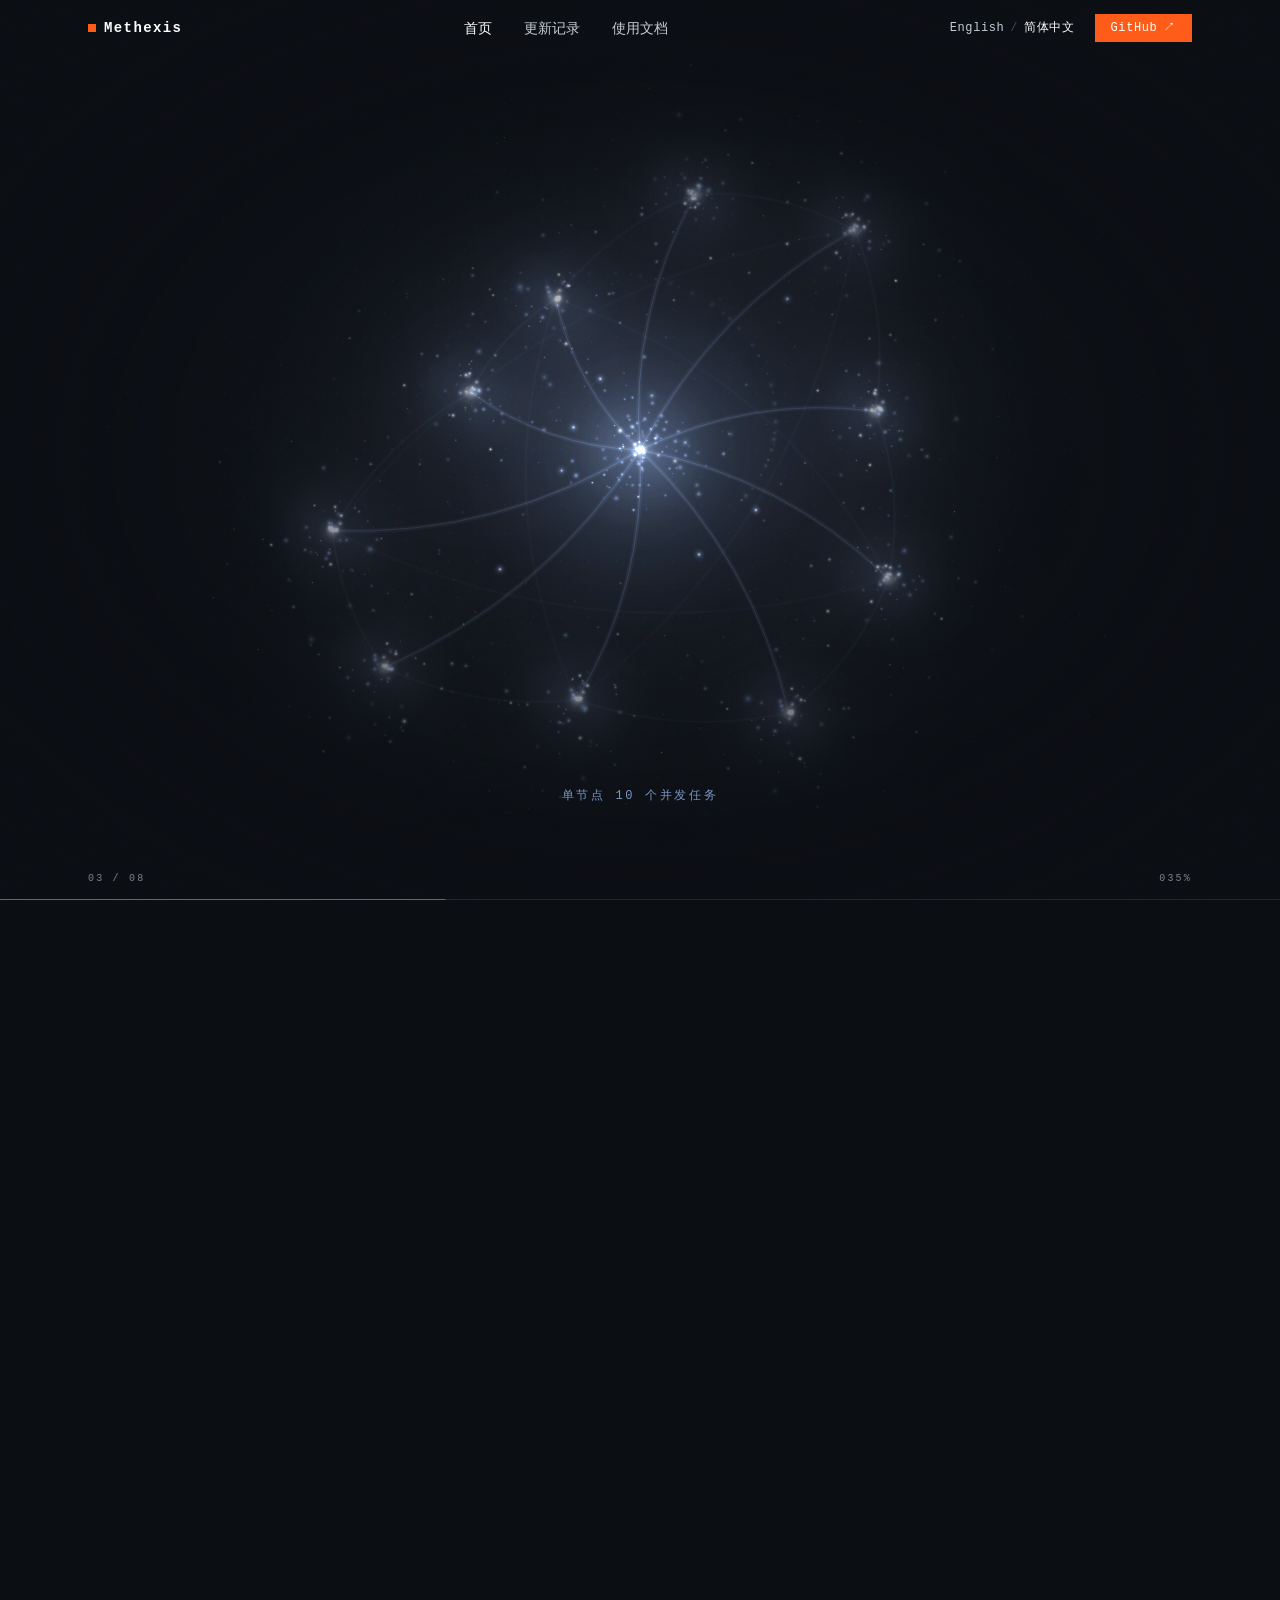
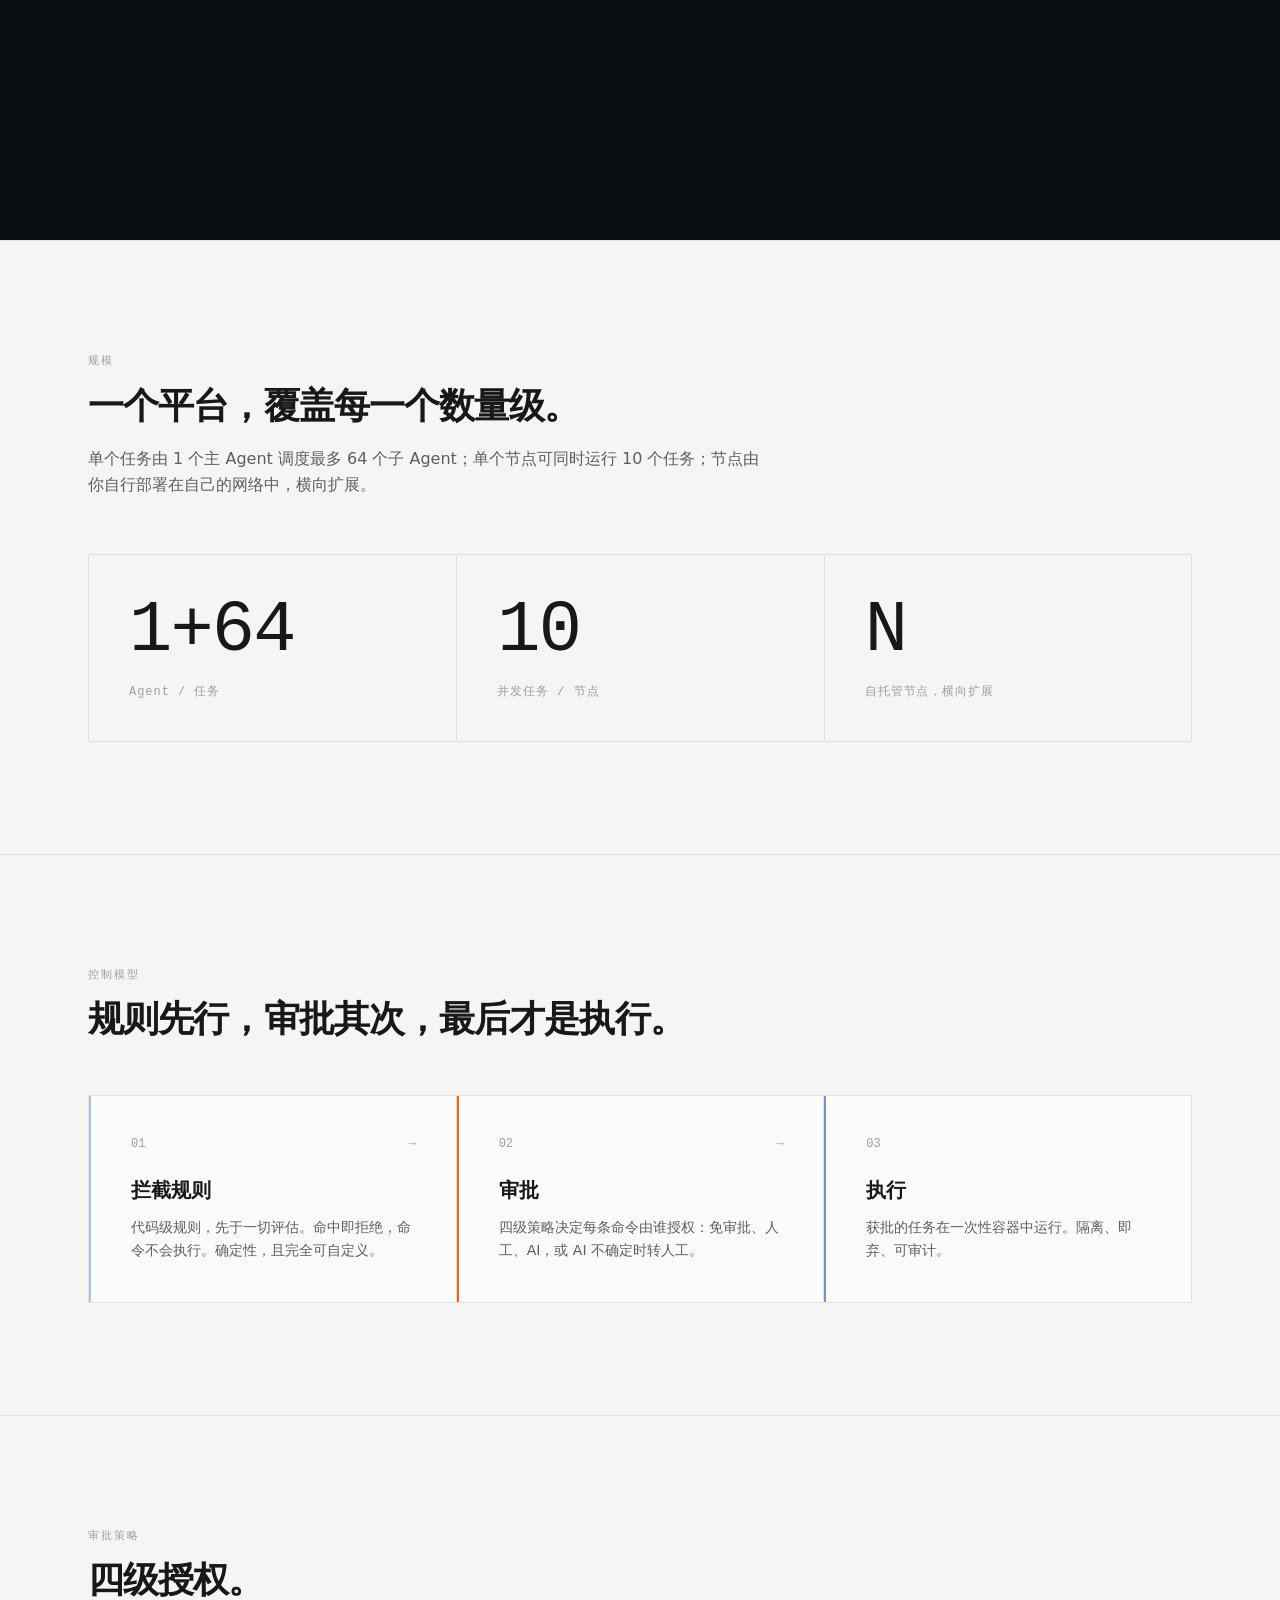
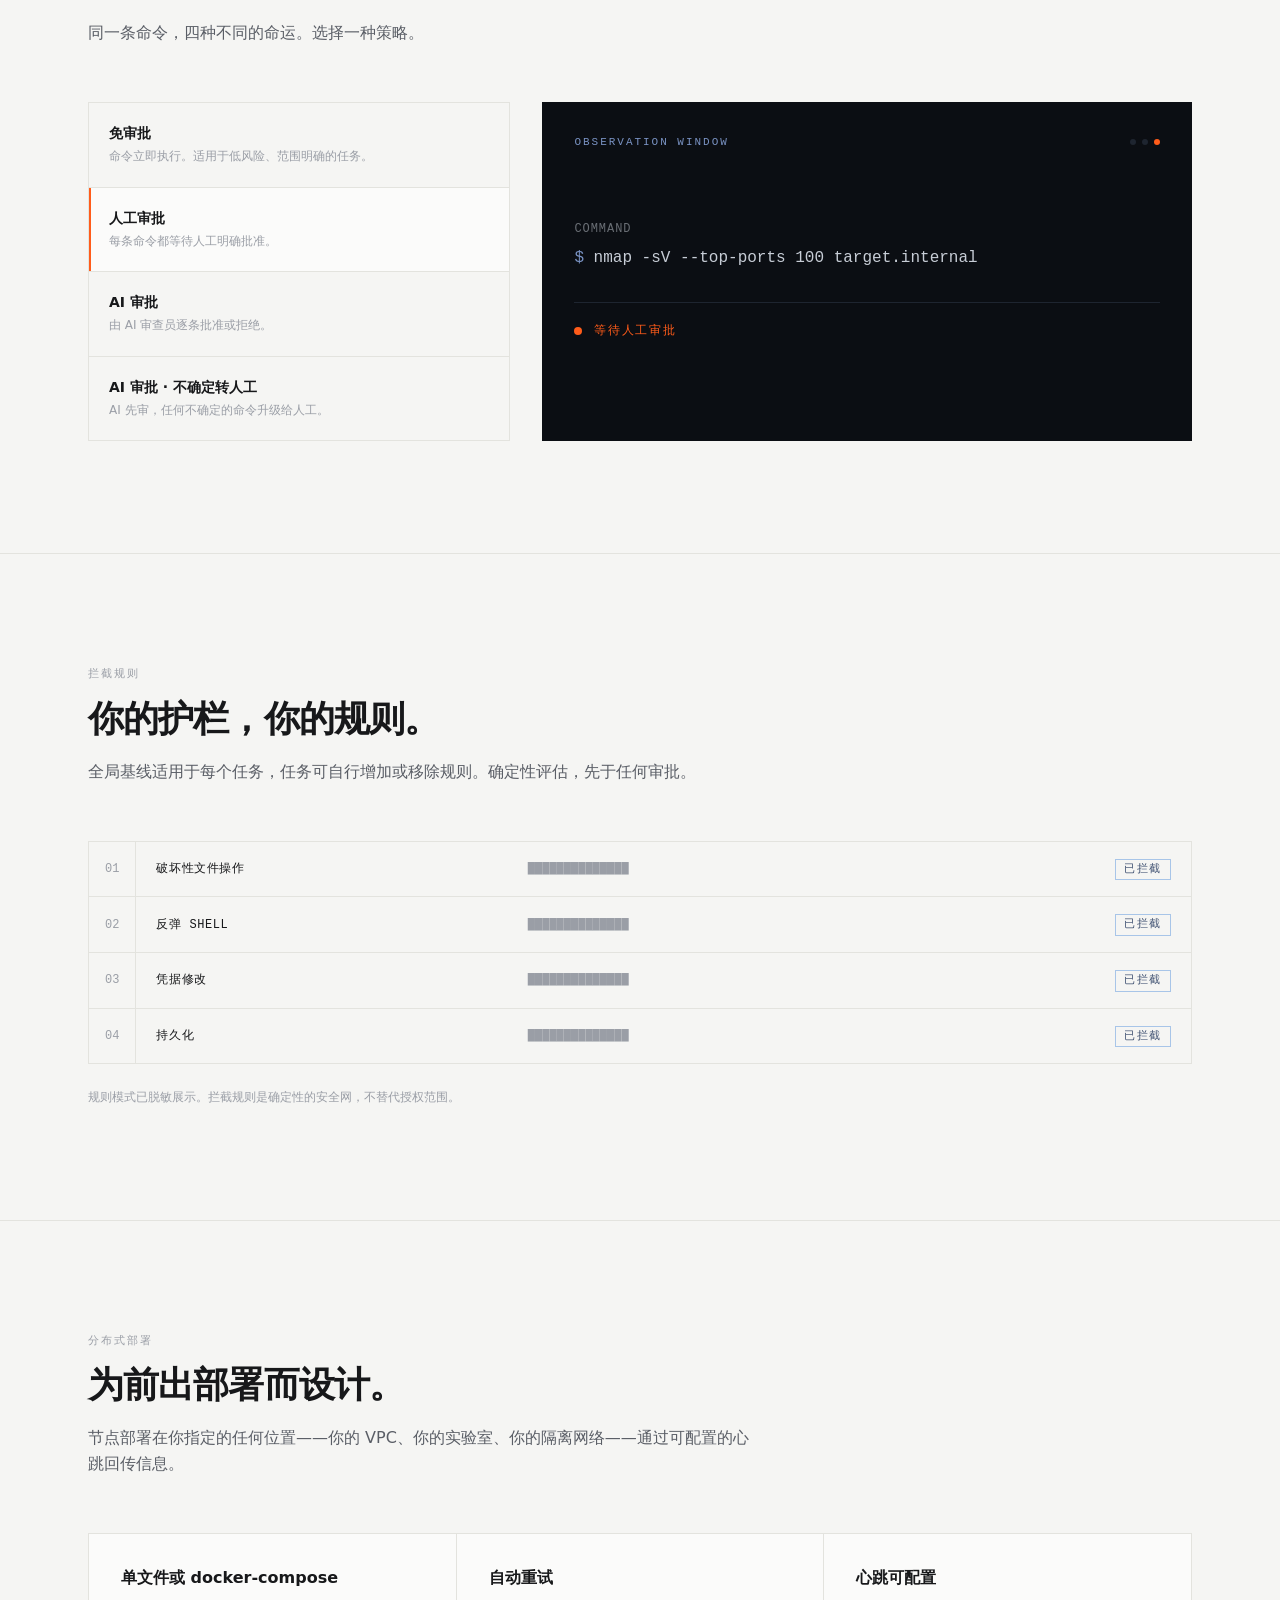
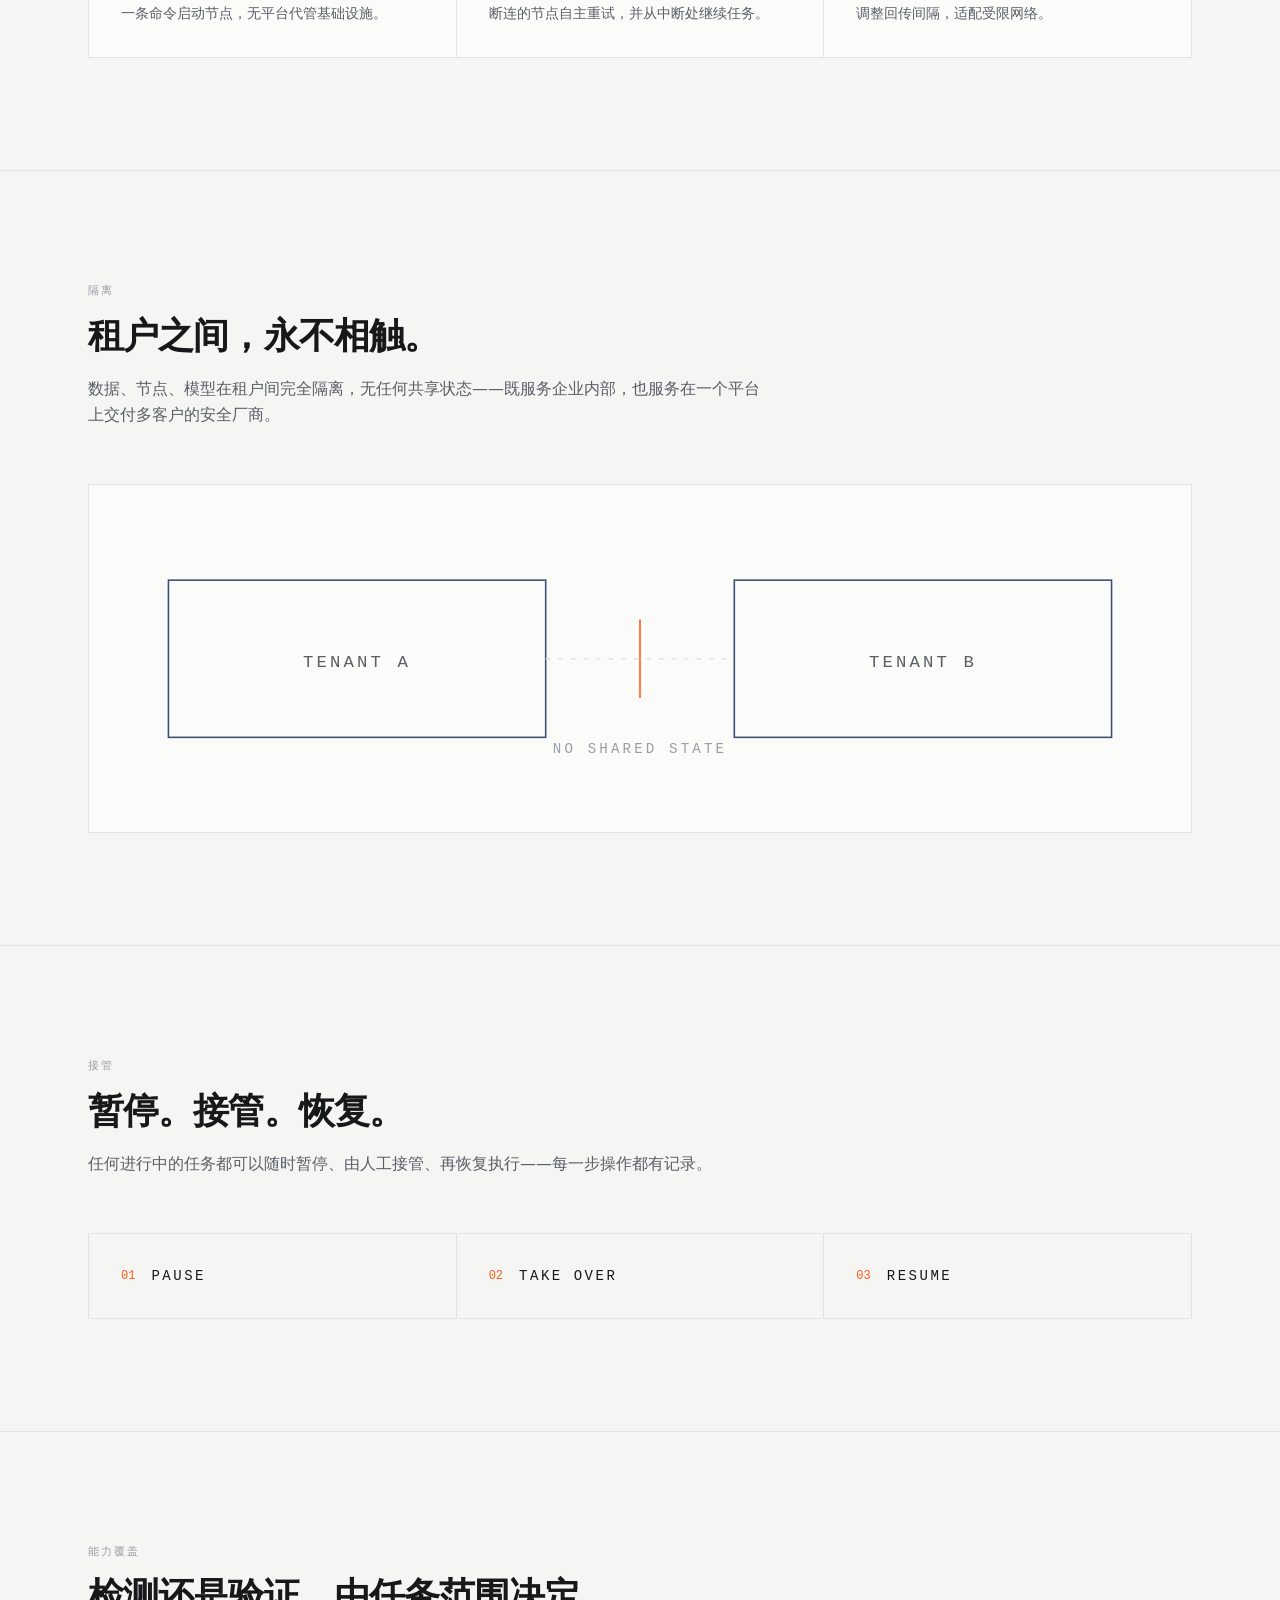
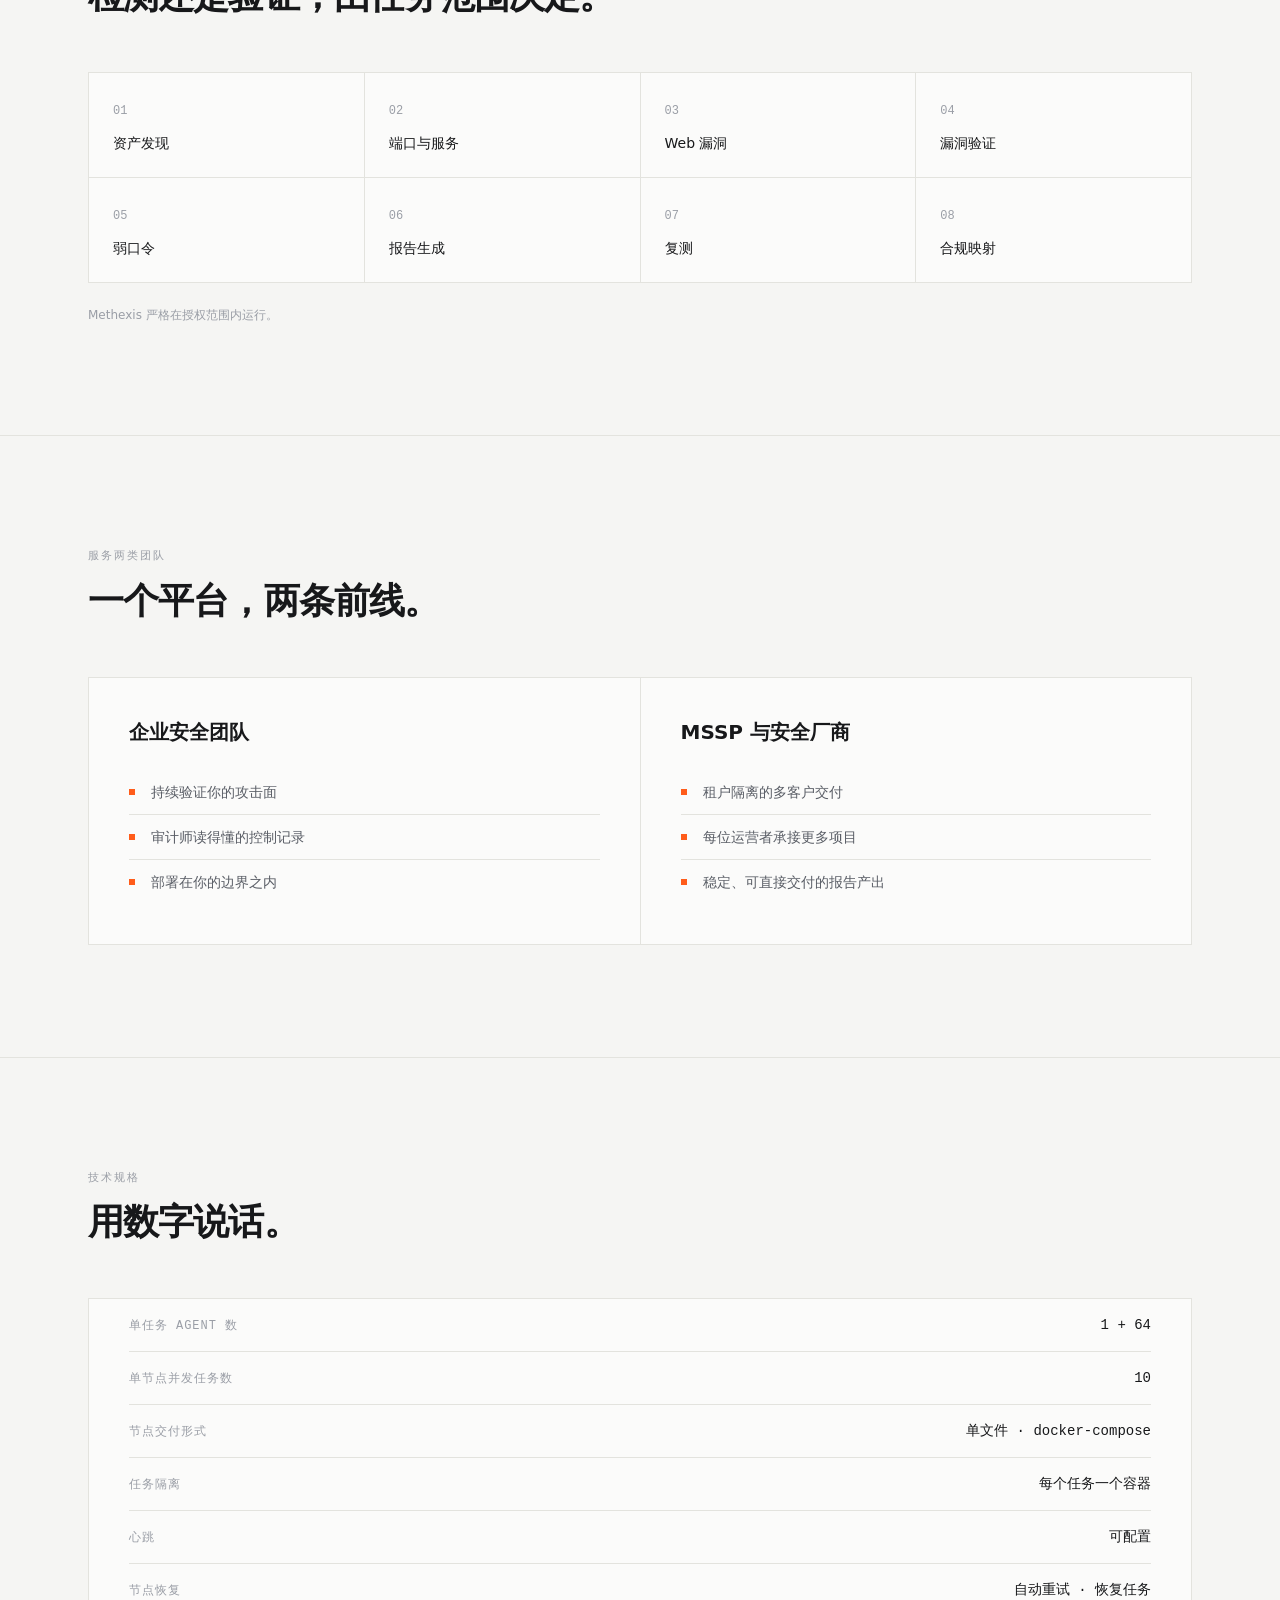
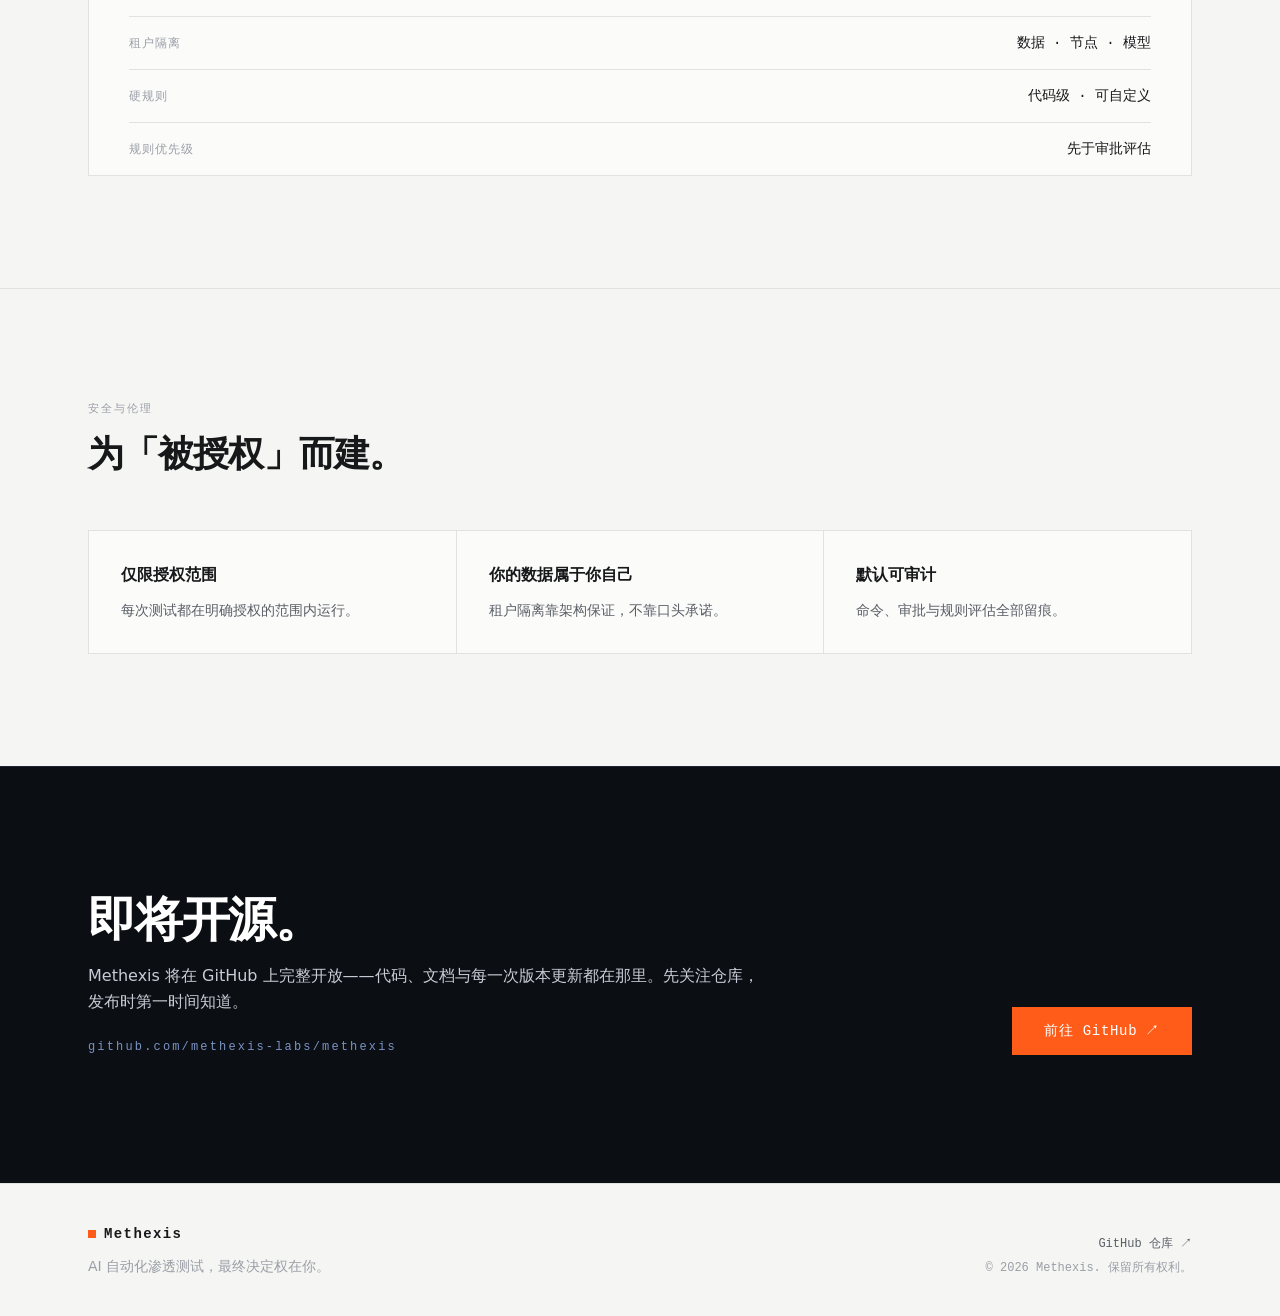
<file: zh/index.html>
<!DOCTYPE html><html lang="zh-CN"><head><meta charSet="utf-8"/><meta name="viewport" content="width=device-width, initial-scale=1"/><link rel="stylesheet" href="/_next/static/chunks/05fk2en7s8-38.css" data-precedence="next"/><link rel="preload" as="script" fetchPriority="low" href="/_next/static/chunks/2evgu094glu3w.js"/><script src="/_next/static/chunks/0q9n916bbvxy3.js" async=""></script><script src="/_next/static/chunks/2khxl0v1q4i6n.js" async=""></script><script src="/_next/static/chunks/turbopack-3-ry682tkyiqk.js" async=""></script><script src="/_next/static/chunks/0umf92h1sb77c.js" async=""></script><script src="/_next/static/chunks/2sudqwl2zm8fs.js" async=""></script><script src="/_next/static/chunks/0zvvuxgouc336.js" async=""></script><script src="/_next/static/chunks/44qj51iqn3i67.js" async=""></script><title>Methexis — AI 自动化渗透测试</title><meta name="description" content="Methexis 以机器速度执行渗透测试——在确定性拦截规则、四级审批策略与随时人工接管之下运行。"/><link rel="canonical" href="/"/><link rel="alternate" hrefLang="en" href="/"/><link rel="alternate" hrefLang="zh-Hans" href="/zh"/><link rel="alternate" hrefLang="x-default" href="/"/><link rel="icon" href="/favicon.ico?favicon.117ezoe8m31dk.ico" sizes="48x48" type="image/x-icon"/><script src="/_next/static/chunks/0cz1d0mv5g_q7.js" noModule=""></script></head><body class="flex min-h-svh flex-col"><div hidden=""><!--$--><!--/$--></div><header class="fixed inset-x-0 top-0 z-50 transition-colors duration-300 bg-transparent text-white"><div class="container-lab flex h-14 items-center justify-between"><a class="flex items-center gap-2 font-mono text-sm font-semibold tracking-widest" href="/zh/"><span class="inline-block size-2 bg-human" aria-hidden="true"></span>Methexis</a><nav class="hidden items-center gap-8 md:flex"><a class="text-sm transition-colors hover:text-human text-abyss-text text-white" href="/zh/">首页</a><a class="text-sm transition-colors hover:text-human text-abyss-text " href="/zh/changelog/">更新记录</a><a class="text-sm transition-colors hover:text-human text-abyss-text " href="/zh/docs/">使用文档</a></nav><div class="hidden items-center gap-5 md:flex"><div class="flex items-center font-mono text-xs tracking-wider text-abyss-text"><span class="flex items-center"><button type="button" class="transition-colors hover:text-human cursor-pointer">English</button></span><span class="flex items-center"><span class="mx-1.5 opacity-30">/</span><button type="button" disabled="" class="transition-colors text-white">简体中文</button></span></div><a href="https://github.com/methexis-labs/methexis" target="_blank" rel="noopener noreferrer" class="flex items-center gap-1.5 bg-human px-4 py-1.5 font-mono text-xs tracking-wider text-white transition-opacity hover:opacity-85">GitHub<span aria-hidden="true">↗</span></a></div><button type="button" aria-label="Menu" class="flex size-9 flex-col items-center justify-center gap-1.5 md:hidden"><span class="h-px w-5 bg-current transition-transform "></span><span class="h-px w-5 bg-current transition-transform "></span></button></div></header><main class="flex-1"><section id="hero" class="relative flex min-h-svh flex-col bg-abyss text-white"><div class="lattice-bg absolute inset-0" aria-hidden="true"></div><div class="absolute inset-0 bg-[radial-gradient(ellipse_55%_48%_at_50%_44%,rgba(122,147,196,0.12),transparent_70%)]" aria-hidden="true"></div><div class="absolute inset-0 bg-[radial-gradient(ellipse_at_center,transparent_0%,var(--color-abyss)_78%)]" aria-hidden="true"></div><div class="container-lab relative flex flex-1 flex-col justify-center pt-14"><p class="kicker-dark">AI 自动化渗透测试</p><h1 class="mt-6 text-5xl font-normal tracking-[-0.03em] text-balance md:text-7xl md:tracking-[-0.04em]">自主执行。<br/>掌控在手。</h1><p class="mt-8 max-w-xl text-base font-light leading-relaxed text-abyss-text md:text-lg">Methexis 以机器速度执行渗透测试——在确定性规则、可配置审批与你的最终决策之下运行。</p></div><div class="container-lab relative pb-10"><div class="flex flex-col gap-3 border-t border-abyss-line pt-5 font-mono text-[0.6875rem] tracking-[0.18em] text-abyss-text md:flex-row md:items-center md:justify-between"><div class="flex flex-wrap gap-x-8 gap-y-2"><span>1 + 64 AGENT / 任务</span><span>10 任务 / 节点</span><span>1 容器 / 任务</span></div></div></div><div class="grain-overlay pointer-events-none absolute inset-0" aria-hidden="true"></div></section><section class="border-t border-line "><div class="container-lab py-20 md:py-28"><p class="kicker">规模</p><h2 class="mt-4 max-w-2xl text-3xl font-semibold tracking-tight text-balance text-ink md:text-4xl">一个平台，覆盖每一个数量级。</h2><p class="mt-5 max-w-2xl text-base leading-relaxed text-ink-soft">单个任务由 1 个主 Agent 调度最多 64 个子 Agent；单个节点可同时运行 10 个任务；节点由你自行部署在自己的网络中，横向扩展。</p><div class="mt-14 grid grid-cols-1 border border-line md:grid-cols-3"><div class="p-8 md:p-10 "><div class="font-mono text-6xl font-light tracking-tight text-ink md:text-7xl">1+64</div><div class="spec-label mt-4">Agent / 任务</div></div><div class="p-8 md:p-10 border-t border-line md:border-t-0 md:border-l"><div class="font-mono text-6xl font-light tracking-tight text-ink md:text-7xl">10</div><div class="spec-label mt-4">并发任务 / 节点</div></div><div class="p-8 md:p-10 border-t border-line md:border-t-0 md:border-l"><div class="font-mono text-6xl font-light tracking-tight text-ink md:text-7xl">N</div><div class="spec-label mt-4">自托管节点，横向扩展</div></div></div></div></section><section class="border-t border-line "><div class="container-lab py-20 md:py-28"><p class="kicker">控制模型</p><h2 class="mt-4 max-w-2xl text-3xl font-semibold tracking-tight text-balance text-ink md:text-4xl">规则先行，审批其次，最后才是执行。</h2><div class="mt-14 grid grid-cols-1 gap-px border border-line bg-line md:grid-cols-3"><div class="relative bg-card p-8 md:p-10 border-l-2 border-l-deny"><div class="flex items-baseline justify-between"><span class="font-mono text-xs text-ink-faint">01</span><span class="hidden font-mono text-xs text-ink-faint md:block" aria-hidden="true">→</span></div><h3 class="mt-6 text-xl font-semibold text-ink">拦截规则</h3><p class="mt-3 text-sm leading-relaxed text-ink-soft">代码级规则，先于一切评估。命中即拒绝，命令不会执行。确定性，且完全可自定义。</p></div><div class="relative bg-card p-8 md:p-10 border-l-2 border-l-human"><div class="flex items-baseline justify-between"><span class="font-mono text-xs text-ink-faint">02</span><span class="hidden font-mono text-xs text-ink-faint md:block" aria-hidden="true">→</span></div><h3 class="mt-6 text-xl font-semibold text-ink">审批</h3><p class="mt-3 text-sm leading-relaxed text-ink-soft">四级策略决定每条命令由谁授权：免审批、人工、AI，或 AI 不确定时转人工。</p></div><div class="relative bg-card p-8 md:p-10 border-l-2 border-l-ai"><div class="flex items-baseline justify-between"><span class="font-mono text-xs text-ink-faint">03</span></div><h3 class="mt-6 text-xl font-semibold text-ink">执行</h3><p class="mt-3 text-sm leading-relaxed text-ink-soft">获批的任务在一次性容器中运行。隔离、即弃、可审计。</p></div></div></div></section><section class="border-t border-line "><div class="container-lab py-20 md:py-28"><p class="kicker">审批策略</p><h2 class="mt-4 max-w-2xl text-3xl font-semibold tracking-tight text-balance text-ink md:text-4xl">四级授权。</h2><p class="mt-5 max-w-2xl text-base leading-relaxed text-ink-soft">同一条命令，四种不同的命运。选择一种策略。</p><div class="mt-14 grid grid-cols-1 gap-8 lg:grid-cols-5"><div class="flex flex-col border border-line lg:col-span-2"><button type="button" class="relative cursor-pointer p-5 text-left transition-colors  hover:bg-card/60"><span class="absolute top-0 left-0 h-full w-0.5 transition-colors bg-transparent" aria-hidden="true"></span><span class="block text-sm font-semibold text-ink">免审批</span><span class="mt-1 block text-xs leading-relaxed text-ink-faint">命令立即执行。适用于低风险、范围明确的任务。</span></button><button type="button" class="relative cursor-pointer p-5 text-left transition-colors border-t border-line bg-card"><span class="absolute top-0 left-0 h-full w-0.5 transition-colors bg-human" aria-hidden="true"></span><span class="block text-sm font-semibold text-ink">人工审批</span><span class="mt-1 block text-xs leading-relaxed text-ink-faint">每条命令都等待人工明确批准。</span></button><button type="button" class="relative cursor-pointer p-5 text-left transition-colors border-t border-line hover:bg-card/60"><span class="absolute top-0 left-0 h-full w-0.5 transition-colors bg-transparent" aria-hidden="true"></span><span class="block text-sm font-semibold text-ink">AI 审批</span><span class="mt-1 block text-xs leading-relaxed text-ink-faint">由 AI 审查员逐条批准或拒绝。</span></button><button type="button" class="relative cursor-pointer p-5 text-left transition-colors border-t border-line hover:bg-card/60"><span class="absolute top-0 left-0 h-full w-0.5 transition-colors bg-transparent" aria-hidden="true"></span><span class="block text-sm font-semibold text-ink">AI 审批 · 不确定转人工</span><span class="mt-1 block text-xs leading-relaxed text-ink-faint">AI 先审，任何不确定的命令升级给人工。</span></button></div><div class="flex flex-col bg-abyss p-6 md:p-8 lg:col-span-3"><div class="flex items-center justify-between font-mono text-[0.6875rem] tracking-[0.18em] text-ai"><span>OBSERVATION WINDOW</span><span class="flex gap-1.5" aria-hidden="true"><span class="size-1.5 rounded-full bg-abyss-line"></span><span class="size-1.5 rounded-full bg-abyss-line"></span><span class="size-1.5 rounded-full bg-human"></span></span></div><div class="flex flex-1 flex-col justify-center py-12"><p class="spec-label !text-abyss-text/50">COMMAND</p><p class="mt-2 font-mono text-sm text-abyss-text md:text-base"><span class="text-ai">$</span> <!-- -->nmap -sV --top-ports 100 target.internal</p><div class="mt-8 flex items-center gap-3 border-t border-abyss-line pt-5"><span class="inline-block size-2 pulse-human rounded-full bg-human" aria-hidden="true"></span><span class="font-mono text-xs tracking-[0.14em] text-human">等待人工审批</span></div></div></div></div></div></section><section class="border-t border-line "><div class="container-lab py-20 md:py-28"><p class="kicker">拦截规则</p><h2 class="mt-4 max-w-2xl text-3xl font-semibold tracking-tight text-balance text-ink md:text-4xl">你的护栏，你的规则。</h2><p class="mt-5 max-w-2xl text-base leading-relaxed text-ink-soft">全局基线适用于每个任务，任务可自行增加或移除规则。确定性评估，先于任何审批。</p><div class="mt-14 overflow-x-auto border border-line"><table class="w-full min-w-[36rem] border-collapse font-mono text-sm"><tbody><tr class=""><td class="w-10 border-r border-line px-4 py-4 text-center text-xs text-ink-faint">01</td><td class="px-5 py-4 text-xs tracking-wider text-ink">破坏性文件操作</td><td class="px-5 py-4 text-xs text-ink-faint select-none">██████████████</td><td class="px-5 py-4 text-right"><span class="inline-block border border-deny px-2 py-0.5 text-[0.6875rem] tracking-[0.14em] text-ai-dim">已拦截</span></td></tr><tr class="border-t border-line"><td class="w-10 border-r border-line px-4 py-4 text-center text-xs text-ink-faint">02</td><td class="px-5 py-4 text-xs tracking-wider text-ink">反弹 SHELL</td><td class="px-5 py-4 text-xs text-ink-faint select-none">██████████████</td><td class="px-5 py-4 text-right"><span class="inline-block border border-deny px-2 py-0.5 text-[0.6875rem] tracking-[0.14em] text-ai-dim">已拦截</span></td></tr><tr class="border-t border-line"><td class="w-10 border-r border-line px-4 py-4 text-center text-xs text-ink-faint">03</td><td class="px-5 py-4 text-xs tracking-wider text-ink">凭据修改</td><td class="px-5 py-4 text-xs text-ink-faint select-none">██████████████</td><td class="px-5 py-4 text-right"><span class="inline-block border border-deny px-2 py-0.5 text-[0.6875rem] tracking-[0.14em] text-ai-dim">已拦截</span></td></tr><tr class="border-t border-line"><td class="w-10 border-r border-line px-4 py-4 text-center text-xs text-ink-faint">04</td><td class="px-5 py-4 text-xs tracking-wider text-ink">持久化</td><td class="px-5 py-4 text-xs text-ink-faint select-none">██████████████</td><td class="px-5 py-4 text-right"><span class="inline-block border border-deny px-2 py-0.5 text-[0.6875rem] tracking-[0.14em] text-ai-dim">已拦截</span></td></tr></tbody></table></div><p class="mt-6 max-w-2xl text-xs leading-relaxed text-ink-faint">规则模式已脱敏展示。拦截规则是确定性的安全网，不替代授权范围。</p></div></section><section class="border-t border-line "><div class="container-lab py-20 md:py-28"><p class="kicker">分布式部署</p><h2 class="mt-4 max-w-2xl text-3xl font-semibold tracking-tight text-balance text-ink md:text-4xl">为前出部署而设计。</h2><p class="mt-5 max-w-2xl text-base leading-relaxed text-ink-soft">节点部署在你指定的任何位置——你的 VPC、你的实验室、你的隔离网络——通过可配置的心跳回传信息。</p><div class="mt-14 grid grid-cols-1 gap-px border border-line bg-line md:grid-cols-3"><div class="bg-card p-8"><h3 class="text-base font-semibold text-ink">单文件或 docker-compose</h3><p class="mt-3 text-sm leading-relaxed text-ink-soft">一条命令启动节点，无平台代管基础设施。</p></div><div class="bg-card p-8"><h3 class="text-base font-semibold text-ink">自动重试</h3><p class="mt-3 text-sm leading-relaxed text-ink-soft">断连的节点自主重试，并从中断处继续任务。</p></div><div class="bg-card p-8"><h3 class="text-base font-semibold text-ink">心跳可配置</h3><p class="mt-3 text-sm leading-relaxed text-ink-soft">调整回传间隔，适配受限网络。</p></div></div></div></section><section class="border-t border-line "><div class="container-lab py-20 md:py-28"><p class="kicker">隔离</p><h2 class="mt-4 max-w-2xl text-3xl font-semibold tracking-tight text-balance text-ink md:text-4xl">租户之间，永不相触。</h2><p class="mt-5 max-w-2xl text-base leading-relaxed text-ink-soft">数据、节点、模型在租户间完全隔离，无任何共享状态——既服务企业内部，也服务在一个平台上交付多客户的安全厂商。</p><div class="mt-14 border border-line bg-card p-8 md:p-12"><svg viewBox="0 0 640 160" class="h-auto w-full" role="img" aria-label="Two isolated tenant volumes"><rect x="20" y="30" width="240" height="100" fill="none" stroke="var(--color-ai-dim)" stroke-width="1"></rect><rect x="380" y="30" width="240" height="100" fill="none" stroke="var(--color-ai-dim)" stroke-width="1"></rect><line x1="260" y1="80" x2="380" y2="80" stroke="var(--color-line)" stroke-width="1" stroke-dasharray="3 5"></line><line x1="320" y1="55" x2="320" y2="105" stroke="var(--color-human)" stroke-width="1"></line><text x="140" y="85" text-anchor="middle" fill="var(--color-ink-soft)" font-size="11" font-family="var(--font-mono)" letter-spacing="2">TENANT A</text><text x="500" y="85" text-anchor="middle" fill="var(--color-ink-soft)" font-size="11" font-family="var(--font-mono)" letter-spacing="2">TENANT B</text><text x="320" y="140" text-anchor="middle" fill="var(--color-ink-faint)" font-size="9" font-family="var(--font-mono)" letter-spacing="2">NO SHARED STATE</text></svg></div></div></section><section class="border-t border-line "><div class="container-lab py-20 md:py-28"><p class="kicker">接管</p><h2 class="mt-4 max-w-2xl text-3xl font-semibold tracking-tight text-balance text-ink md:text-4xl">暂停。接管。恢复。</h2><p class="mt-5 max-w-2xl text-base leading-relaxed text-ink-soft">任何进行中的任务都可以随时暂停、由人工接管、再恢复执行——每一步操作都有记录。</p><div class="mt-14 flex flex-col border border-line md:flex-row"><div class="flex flex-1 items-center gap-4 p-6 md:p-8 "><span class="font-mono text-xs text-human">01</span><span class="font-mono text-sm tracking-[0.18em] text-ink">PAUSE</span></div><div class="flex flex-1 items-center gap-4 p-6 md:p-8 border-t border-line md:border-t-0 md:border-l"><span class="font-mono text-xs text-human">02</span><span class="font-mono text-sm tracking-[0.18em] text-ink">TAKE OVER</span></div><div class="flex flex-1 items-center gap-4 p-6 md:p-8 border-t border-line md:border-t-0 md:border-l"><span class="font-mono text-xs text-human">03</span><span class="font-mono text-sm tracking-[0.18em] text-ink">RESUME</span></div></div></div></section><section class="border-t border-line "><div class="container-lab py-20 md:py-28"><p class="kicker">能力覆盖</p><h2 class="mt-4 max-w-2xl text-3xl font-semibold tracking-tight text-balance text-ink md:text-4xl">检测还是验证，由任务范围决定。</h2><div class="mt-14 grid grid-cols-1 gap-px border border-line bg-line sm:grid-cols-2 lg:grid-cols-4"><div class="bg-card p-6"><span class="font-mono text-xs text-ink-faint">01</span><p class="mt-3 text-sm font-medium text-ink">资产发现</p></div><div class="bg-card p-6"><span class="font-mono text-xs text-ink-faint">02</span><p class="mt-3 text-sm font-medium text-ink">端口与服务</p></div><div class="bg-card p-6"><span class="font-mono text-xs text-ink-faint">03</span><p class="mt-3 text-sm font-medium text-ink">Web 漏洞</p></div><div class="bg-card p-6"><span class="font-mono text-xs text-ink-faint">04</span><p class="mt-3 text-sm font-medium text-ink">漏洞验证</p></div><div class="bg-card p-6"><span class="font-mono text-xs text-ink-faint">05</span><p class="mt-3 text-sm font-medium text-ink">弱口令</p></div><div class="bg-card p-6"><span class="font-mono text-xs text-ink-faint">06</span><p class="mt-3 text-sm font-medium text-ink">报告生成</p></div><div class="bg-card p-6"><span class="font-mono text-xs text-ink-faint">07</span><p class="mt-3 text-sm font-medium text-ink">复测</p></div><div class="bg-card p-6"><span class="font-mono text-xs text-ink-faint">08</span><p class="mt-3 text-sm font-medium text-ink">合规映射</p></div></div><p class="mt-6 text-xs text-ink-faint">Methexis 严格在授权范围内运行。</p></div></section><section class="border-t border-line "><div class="container-lab py-20 md:py-28"><p class="kicker">服务两类团队</p><h2 class="mt-4 max-w-2xl text-3xl font-semibold tracking-tight text-balance text-ink md:text-4xl">一个平台，两条前线。</h2><div class="mt-14 grid grid-cols-1 gap-px border border-line bg-line md:grid-cols-2"><div class="bg-card p-8 md:p-10"><h3 class="text-xl font-semibold text-ink">企业安全团队</h3><ul class="mt-6 flex flex-col"><li class="flex items-center gap-4 py-3 "><span class="inline-block size-1.5 bg-human" aria-hidden="true"></span><span class="text-sm text-ink-soft">持续验证你的攻击面</span></li><li class="flex items-center gap-4 py-3 border-t border-line"><span class="inline-block size-1.5 bg-human" aria-hidden="true"></span><span class="text-sm text-ink-soft">审计师读得懂的控制记录</span></li><li class="flex items-center gap-4 py-3 border-t border-line"><span class="inline-block size-1.5 bg-human" aria-hidden="true"></span><span class="text-sm text-ink-soft">部署在你的边界之内</span></li></ul></div><div class="bg-card p-8 md:p-10"><h3 class="text-xl font-semibold text-ink">MSSP 与安全厂商</h3><ul class="mt-6 flex flex-col"><li class="flex items-center gap-4 py-3 "><span class="inline-block size-1.5 bg-human" aria-hidden="true"></span><span class="text-sm text-ink-soft">租户隔离的多客户交付</span></li><li class="flex items-center gap-4 py-3 border-t border-line"><span class="inline-block size-1.5 bg-human" aria-hidden="true"></span><span class="text-sm text-ink-soft">每位运营者承接更多项目</span></li><li class="flex items-center gap-4 py-3 border-t border-line"><span class="inline-block size-1.5 bg-human" aria-hidden="true"></span><span class="text-sm text-ink-soft">稳定、可直接交付的报告产出</span></li></ul></div></div></div></section><section class="border-t border-line "><div class="container-lab py-20 md:py-28"><p class="kicker">技术规格</p><h2 class="mt-4 max-w-2xl text-3xl font-semibold tracking-tight text-balance text-ink md:text-4xl">用数字说话。</h2><div class="mt-14 border border-line bg-card px-6 md:px-10"><div class="flex flex-col gap-1 py-4 sm:flex-row sm:items-baseline sm:justify-between "><span class="spec-label">单任务 AGENT 数</span><span class="font-mono text-sm text-ink">1 + 64</span></div><div class="flex flex-col gap-1 py-4 sm:flex-row sm:items-baseline sm:justify-between border-t border-line"><span class="spec-label">单节点并发任务数</span><span class="font-mono text-sm text-ink">10</span></div><div class="flex flex-col gap-1 py-4 sm:flex-row sm:items-baseline sm:justify-between border-t border-line"><span class="spec-label">节点交付形式</span><span class="font-mono text-sm text-ink">单文件 · docker-compose</span></div><div class="flex flex-col gap-1 py-4 sm:flex-row sm:items-baseline sm:justify-between border-t border-line"><span class="spec-label">任务隔离</span><span class="font-mono text-sm text-ink">每个任务一个容器</span></div><div class="flex flex-col gap-1 py-4 sm:flex-row sm:items-baseline sm:justify-between border-t border-line"><span class="spec-label">心跳</span><span class="font-mono text-sm text-ink">可配置</span></div><div class="flex flex-col gap-1 py-4 sm:flex-row sm:items-baseline sm:justify-between border-t border-line"><span class="spec-label">节点恢复</span><span class="font-mono text-sm text-ink">自动重试 · 恢复任务</span></div><div class="flex flex-col gap-1 py-4 sm:flex-row sm:items-baseline sm:justify-between border-t border-line"><span class="spec-label">租户隔离</span><span class="font-mono text-sm text-ink">数据 · 节点 · 模型</span></div><div class="flex flex-col gap-1 py-4 sm:flex-row sm:items-baseline sm:justify-between border-t border-line"><span class="spec-label">硬规则</span><span class="font-mono text-sm text-ink">代码级 · 可自定义</span></div><div class="flex flex-col gap-1 py-4 sm:flex-row sm:items-baseline sm:justify-between border-t border-line"><span class="spec-label">规则优先级</span><span class="font-mono text-sm text-ink">先于审批评估</span></div></div></div></section><section class="border-t border-line "><div class="container-lab py-20 md:py-28"><p class="kicker">安全与伦理</p><h2 class="mt-4 max-w-2xl text-3xl font-semibold tracking-tight text-balance text-ink md:text-4xl">为「被授权」而建。</h2><div class="mt-14 grid grid-cols-1 gap-px border border-line bg-line md:grid-cols-3"><div class="bg-card p-8"><h3 class="text-base font-semibold text-ink">仅限授权范围</h3><p class="mt-3 text-sm leading-relaxed text-ink-soft">每次测试都在明确授权的范围内运行。</p></div><div class="bg-card p-8"><h3 class="text-base font-semibold text-ink">你的数据属于你自己</h3><p class="mt-3 text-sm leading-relaxed text-ink-soft">租户隔离靠架构保证，不靠口头承诺。</p></div><div class="bg-card p-8"><h3 class="text-base font-semibold text-ink">默认可审计</h3><p class="mt-3 text-sm leading-relaxed text-ink-soft">命令、审批与规则评估全部留痕。</p></div></div></div></section><section class="border-t border-abyss-line bg-abyss text-white"><div class="container-lab flex flex-col items-start gap-8 py-24 md:flex-row md:items-end md:justify-between md:py-32"><div class="max-w-2xl"><h2 class="text-3xl font-semibold tracking-tight text-balance md:text-5xl">即将开源。</h2><p class="mt-5 text-base leading-relaxed text-abyss-text">Methexis 将在 GitHub 上完整开放——代码、文档与每一次版本更新都在那里。先关注仓库，发布时第一时间知道。</p><p class="mt-6 font-mono text-xs tracking-[0.18em] text-ai">github.com/methexis-labs/methexis</p></div><a href="https://github.com/methexis-labs/methexis" target="_blank" rel="noopener noreferrer" class="flex shrink-0 items-center gap-2 bg-human px-8 py-3.5 font-mono text-sm tracking-wider text-white transition-opacity hover:opacity-85">前往 GitHub<span aria-hidden="true">↗</span></a></div></section><!--$--><!--/$--></main><footer class="border-t border-line bg-paper"><div class="container-lab flex flex-col gap-4 py-10 md:flex-row md:items-end md:justify-between"><div><div class="flex items-center gap-2 font-mono text-sm font-semibold tracking-widest text-ink"><span class="inline-block size-2 bg-human" aria-hidden="true"></span>Methexis</div><p class="mt-3 max-w-xs text-sm text-ink-faint">AI 自动化渗透测试，最终决定权在你。</p></div><div class="flex flex-col gap-2 md:items-end"><a href="https://github.com/methexis-labs/methexis" target="_blank" rel="noopener noreferrer" class="font-mono text-xs text-ink-soft transition-colors hover:text-human">GitHub 仓库<!-- --> ↗</a><p class="font-mono text-xs text-ink-faint">© 2026 Methexis. 保留所有权利。</p></div></div></footer><script defer="" src="https://cloud.umami.is/script.js" data-website-id="6e232050-9c76-4dc3-9449-442d7148396d"></script><script id="_R_">(globalThis["TURBOPACK"] || (globalThis["TURBOPACK"] = [])).push({"otherChunks":["static/chunks/2evgu094glu3w.js","static/chunks/0q9n916bbvxy3.js","static/chunks/2khxl0v1q4i6n.js"],"runtimeModuleIds":[94553]});</script><script src="/_next/static/chunks/2evgu094glu3w.js" async=""></script><script>(self.__next_f=self.__next_f||[]).push([0])</script><script>self.__next_f.push([1,"1:\"$Sreact.fragment\"\n2:\"/_next/static/chunks/0umf92h1sb77c.js\"\n3:I[39756,[\"$2\"],\"default\"]\n4:I[37457,[\"$2\"],\"default\"]\na:I[97367,[\"$2\"],\"OutletBoundary\"]\nb:\"$Sreact.suspense\"\nd:\"ViewportBoundary\"\ne:I[97367,[\"$2\"],\"$d\"]\n10:\"MetadataBoundary\"\n11:I[97367,[\"$2\"],\"$10\"]\n13:I[68027,[],\"default\",1]\n:HL[\"/_next/static/chunks/05fk2en7s8-38.css\",\"style\"]\n5:X\n8:[[\"children\",{\"s\":\"__PAGE__\",\"h\":512,\"d\":{\"r\":[\"$\",\"$1\",\"c\",{\"children\":[\"$L9\",[[\"$\",\"script\",\"script-0\",{\"src\":\"/_next/static/chunks/44qj51iqn3i67.js\",\"async\":true,\"nonce\":\"$undefined\"}]],[\"$\",\"$La\",null,{\"children\":[\"$\",\"$b\",null,{\"name\":\"Next.MetadataOutlet\",\"children\":\"$@c\"}]}]]}],\"p\":false,\"v\":null}}]]\n6:[[\"children\",{\"s\":{\"n\":\"locale\",\"t\":\"d\",\"k\":\"zh\",\"s\":[]},\"h\":528,\"d\":{\"r\":[\"$\",\"$1\",\"c\",{\"children\":[[[\"$\",\"link\",\"0\",{\"rel\":\"stylesheet\",\"href\":\"/_next/static/chunks/05fk2en7s8-38.css\",\"precedence\":\"next\",\"crossOrigin\":\"$undefined\",\"nonce\":\"$undefined\"}],[\"$\",\"script\",\"script-0\",{\"src\":\"/_next/static/chunks/2sudqwl2zm8fs.js\",\"async\":true,\"nonce\":\"$undefined\"}],[\"$\",\"script\",\"script-1\",{\"src\":\"/_next/static/chunks/0zvvuxgouc336.js\",\"async\":true,\"nonce\":\"$undefined\"}]],\"$L7\"]}],\"p\":false,\"v\":null},\"c\":\"$Q8\"}]]\n0:{\"P\":null,\"c\":[\"\",\"zh\",\"\"],\"q\":\"\",\"i\":false,\"t\":{\"t\":{\"s\":\"\",\"h\":528,\"d\":{\"r\":[\"$\",\"$1\",\"c\",{\"children\":[null,[\"$\",\"$L3\",null,{\"parallelRouterKey\":\"children\",\"error\":\"$undefined\",\"errorStyles\":\"$undefined\",\"errorScripts\":\"$undefined\",\"template\":[\"$\",\"$L4\",null,{}],\"templateStyles\":\"$undefined\",\"templateScripts\":\"$undefined\",\"notFound\":[[[\"$\",\"title\",null,{\"children\":\"404: This page could not be found.\"}],[\"$\",\"div\",null,{\"style\":{\"fontFamily\":\"system-ui,\\\"Segoe UI\\\",Roboto,Helvetica,Arial,sans-serif,\\\"Apple Color Emoji\\\",\\\"Segoe UI Emoji\\\"\",\"height\":\"100vh\",\"textAlign\":\"center\",\"display\":\"flex\",\"flexDirection\":\"column\",\"alignItems\":\"center\",\"justifyContent\":\"center\"},\"children\":[\"$\",\"div\",null,{\"children\":[[\"$\",\"style\",null,{\"dangerouslySetInnerHTML\":{\"__html\":\"body{color:#000;background:#fff;margin:0}.next-error-h1{border-right:1px solid rgba(0,0,0,.3)}@media (prefers-color-scheme:dark){body{color:#fff;background:#000}.next-error-h1{border-right:1px solid rgba(255,255,255,.3)}}\"}}],[\"$\",\"h1\",null,{\"className\":\"next-error-h1\",\"style\":{\"display\":\"inline-block\",\"margin\":\"0 20px 0 0\",\"padding\":\"0 23px 0 0\",\"fontSize\":24,\"fontWeight\":500,\"verticalAlign\":\"top\",\"lineHeight\":\"49px\"},\"children\":404}],[\"$\",\"div\",null,{\"style\":{\"display\":\"inline-block\"},\"children\":[\"$\",\"h2\",null,{\"style\":{\"fontSize\":14,\"fontWeight\":400,\"lineHeight\":\"49px\",\"margin\":0},\"children\":\"This page could not be found.\"}]}]]}]}]],[]],\"forbidden\":\"$undefined\",\"unauthorized\":\"$undefined\"}]]}],\"p\":false,\"v\":\"$5\"},\"c\":\"$Q6\"},\"h\":{\"r\":[\"$\",\"$1\",\"h\",{\"children\":[null,[\"$\",\"$Le\",null,{\"children\":\"$Lf\"}],[\"$\",\"$L11\",null,{\"children\":[[\"$\",\"div\",null,{\"hidden\":true,\"children\":[\"$\",\"$b\",null,{\"name\":\"Next.Metadata\",\"children\":\"$L12\"}]}],null]}],null]}],\"p\":false,\"v\":null}},\"m\":\"$undefined\",\"G\":[\"$13\",[]],\"S\":true,\"r\":\"$undefined\",\"s\":\"$undefined\",\"a\":\"$undefined\",\"l\":\"$undefined\",\"p\":\"$undefined\",\"d\":\"$undefined\",\"b\":\"5nezspSnVc6r6jkmHbg89\"}\n15:\"/_next/static/chunks/2sudqwl2zm8fs.js\"\n16:\"/_next/static/chunks/0zvvuxgouc336.js\"\n17:\"/_next/static/chunks/44qj51iqn3i67.js\"\n18:I[77258,[\"$15\",\"$16\",\"$17\"],\"default\"]\n1b:I[97691,[\"$15\",\"$16\",\"$17\"],\"default\"]\n5:C\n7:[\"$\",\"html\",null,{\"lang\":\"zh-CN\",\"children\":[\"$\",\"body\",null,{\"className\":\"flex min-h-svh flex-col\",\"children\":[\"$L14\",[[\"$\",\"script\",null,{\"defer\":true,\"src\":\"https://cloud.umami.is/script.js\",\"data-website-id\":\"6e232050-9c76-4dc3-9449-442d7148396d\"}],null]]}]}]\n9:[[\"$\",\"$L18\",null,{}],\"$L19\",\"$L1a\",[\"$\",\"$L1b\",null,{}],\"$L1c\",\"$L1d\",\"$L1e\",\"$L1f\",\"$L20\",\"$L21\",\"$L22\",\"$L23\",\"$L24\"]\n19:[\"$\",\"section\",null,{\"id\":\"$undefined\",\"className\":\"border-t border-line \",\"children\":[\"$\",\"div\",null,{\"className\":\"container-lab py-20 md:py-28\",\"children\":[[\"$\",\"p\",null,{\"className\":\"kicker\",\"children\":\"规模\"}],[\"$\",\"h2\",null,{\"className\":\"mt-4 max-w-2xl text-3xl font-semibold tracking-tight text-balance text-ink md:text-4xl\",\"children\":\"一个平台，覆盖每一个数量级。\"}],[\"$\",\"p\",null,{\"className\":\"mt-5 max-w-2xl text-base leading-relaxed text-ink-soft\",\"children\":\"单个任务由 1 个主 Agent 调度最多 64 个子 Agent；单个节点可同时运行 10 个任务；节点由你自行部署在自己的网络中，横向扩展。\"}],[\"$\",\"div\",null,{\"className\":\"mt-14 grid grid-cols-1 border border-line md:grid-cols-3\",\"children\":[[\"$\",\"div\",\"0\",{\"className\":\"p-8 md:p-10 \",\"children\":[[\"$\",\"div\",null,{\"className\":\"font-mono text-6xl font-light tracking-tight text-ink md:text-7xl\",\"children\":\"1+64\"}],[\"$\",\"div\",null,{\"className\":\"spec-label mt-4\",\"children\":\"Agent / 任务\"}]]}],[\"$\",\"div\",\"1\",{\"className\":\"p-8 md:p-10 border-t border-line md:border-t-0 md:border-l\",\"children\":[[\"$\",\"div\",null,{\"className\":\"font-mono text-6xl font-light tracking-tight text-ink md:text-7xl\",\"children\":\"10\"}],[\"$\",\"div\",null,{\"className\":\"spec-label mt-4\",\"children\":\"并发任务 / 节点\"}]]}],[\"$\",\"div\",\"2\",{\"className\":\"p-8 md:p-10 border-t border-line md:border-t-0 md:border-l\",\"children\":[[\"$\",\"div\",null,{\"className\":\"font-mono text-6xl font-light tracking-tight text-ink md:text-7xl\",\"children\":\"N\"}],[\"$\",\"div\",null,{\"className\":\"spec-label mt-4\",\"children\":\"自托管节点，横向扩展\"}]]}]]}]]}]}]\n1a:[\"$\",\"section\",null,{\"id\":\"$undefined\",\"className\":\"border-t border-line \",\"children\":[\"$\",\"div\",null,{\"className\":\"container-lab py-20 md:py-28\",\"children\":[[\"$\",\"p\",null,{\"className\":\"kicker\",\"children\":\"控制模型\"}],[\"$\",\"h2\",null,{\"className\":\"mt-4 max-w-2xl text-3xl font-semibold tracking-tight text-balance text-ink md:text-4xl\",\"children\":\"规则先行，审批其次，最后才是执行。\"}],null,[\"$\",\"div\",null,{\"className\":\"mt-14 grid grid-cols-1 gap-px border border-line bg-line md:grid-cols-3\",\"children\":[[\"$\",\"div\",\"01\",{\"className\":\"relative bg-card p-8 md:p-10 border-l-2 border-l-deny\",\"children\":[[\"$\",\"div\",null,{\"className\":\"flex items-baseline justify-between\",\"children\":[[\"$\",\"span\",null,{\"className\":\"font-mono text-xs text-ink-faint\",\"children\":\"01\"}],[\"$\",\"span\",null,{\"className\":\"hidden font-mono text-xs text-ink-faint md:block\",\"aria-hidden\":true,\"children\":\"→\"}]]}],[\"$\",\"h3\",null,{\"className\":\"mt-6 text-xl font-semibold text-ink\",\"children\":\"拦截规则\"}],[\"$\",\"p\",null,{\"className\":\"mt-3 text-sm leading-relaxed text-ink-soft\",\"children\":\"代码级规则，先于一切评估。命中即拒绝，命令不会执行。确定性，且完全可自定义。\"}]]}],[\"$\",\"div\",\"02\",{\"className\":\"relative bg-card p-8 md:p-10 border-l-2 border-l-human\",\"children\":[[\"$\",\"div\",null,{\"className\":\"flex items-baseline justify-between\",\"children\":[[\"$\",\"span\",null,{\"className\":\"font-mono text-xs text-ink-faint\",\"children\":\"02\"}],[\"$\",\"span\",null,{\"className\":\"hidden font-mono text-xs text-ink-faint md:block\",\"aria-hidden\":true,\"children\":\"→\"}]]}],[\"$\",\"h3\",null,{\"className\":\"mt-6 text-xl font-semibold text-ink\",\"children\":\"审批\"}],[\"$\",\"p\",null,{\"className\":\"mt-3 text-sm leading-relaxed text-ink-soft\",\"children\":\"四级策略决定每条命令由谁授权：免审批、人工、AI，或 AI 不确定时转人工。\"}]]}],[\"$\",\"div\",\"03\",{\"className\":\"relative bg-card p-8 md:p-10 border-l-2 border-l-ai\",\"children\":[[\"$\",\"div\",null,{\"className\":\"flex items-baseline justify-between\",\"children\":[[\"$\",\"span\",null,{\"className\":\"font-mono text-xs text-ink-faint\",\"children\":\"03\"}],false]}],[\"$\",\"h3\",null,{\"className\":\"mt-6 text-xl font-semibold text-ink\",\"children\":\"执行\"}],[\"$\",\"p\",null,{\"className\":\"mt-3 text-sm leading-relaxed text-ink-soft\",\"children\":\"获批的任务在一次性容器中运行。隔离、即弃、可审计。\"}]]}]]}]]}]}]\n1c:[\"$\",\"section\",null,{\"id\":\"$undefined\",\"className\":\"border-t border-line \",\"children\":[\"$\",\"div\",null,{\"className\":\"container-lab py-20 md:py-28\",\"children\":[[\"$\",\"p\",null,{\"className\":\"kicker\",\"children\":\"拦截规则\"}],[\"$\",\"h2\",null,{\"className\":\"mt-4 max-w-2xl text-3xl font-semibold tracking-tight text-balance text-ink md:text-4xl\",\"children\":\"你的护栏，你的规则。\"}],[\"$\",\"p\",null,{\"className\":\"mt-5 max-w-2xl text-base leading-relaxed text-ink-soft\",\"children\":\"全局基线适用于每个任务，任务可自行增加或移除规则。确定性评估，先于任何审批。\"}],[[\"$\",\"div\",null,{\"className\":\"mt-14 overflow-x-auto border border-line\",\"children\":[\"$\",\"table\",null,{\"className\":\"w-full min-w-[36rem] border-collapse font-mono text-sm\",\"children\":[\"$\",\"tbody\",null,{\"children\":[[\"$\",\"tr\",\"破坏性文件操作\",{\"className\":\"\",\"children\":[[\"$\",\"td\",null,{\"className\":\"w-10 border-r border-line px-4 py-4 text-center text-xs text-ink-faint\",\"children\":\"01\"}],[\"$\",\"td\",null,{\"className\":\"px-5 py-4 text-xs tracking-wider text-ink\",\"children\":\"破坏性文件操作\"}],[\"$\",\"td\",null,{\"className\":\"px-5 py-4 text-xs text-ink-faint select-none\",\"children\":\"██████████████\"}],[\"$\",\"td\",null,{\"className\":\"px-5 py-4 text-right\",\"children\":[\"$\",\"span\",null,{\"className\":\"inline-block border border-deny px-2 py-0.5 text-[0.6875rem] tracking-[0.14em] text-ai-dim\",\"children\":\"已拦截\"}]}]]}],[\"$\",\"tr\",\"反弹 SHELL\",{\"className\":\"border-t border-line\",\"children\":[[\"$\",\"td\",null,{\"className\":\"w-10 border-r border-line px-4 py-4 text-center text-xs text-ink-faint\",\"children\":\"02\"}],[\"$\",\"td\",null,{\"className\":\"px-5 py-4 text-xs tracking-wider text-ink\",\"children\":\"反弹 SHELL\"}],[\"$\",\"td\",null,{\"className\":\"px-5 py-4 text-xs text-ink-faint select-none\",\"children\":\"██████████████\"}],[\"$\",\"td\",null,{\"className\":\"px-5 py-4 text-right\",\"children\":[\"$\",\"span\",null,{\"className\":\"inline-block border border-deny px-2 py-0.5 text-[0.6875rem] tracking-[0.14em] text-ai-dim\",\"children\":\"已拦截\"}]}]]}],[\"$\",\"tr\",\"凭据修改\",{\"className\":\"border-t border-line\",\"children\":[[\"$\",\"td\",null,{\"className\":\"w-10 border-r border-line px-4 py-4 text-center text-xs text-ink-faint\",\"children\":\"03\"}],[\"$\",\"td\",null,{\"className\":\"px-5 py-4 text-xs tracking-wider text-ink\",\"children\":\"凭据修改\"}],[\"$\",\"td\",null,{\"className\":\"px-5 py-4 text-xs text-ink-faint select-none\",\"children\":\"██████████████\"}],[\"$\",\"td\",null,{\"className\":\"px-5 py-4 text-right\",\"children\":[\"$\",\"span\",null,{\"className\":\"inline-block border border-deny px-2 py-0.5 text-[0.6875rem] tracking-[0.14em] text-ai-dim\",\"children\":\"已拦截\"}]}]]}],[\"$\",\"tr\",\"持久化\",{\"className\":\"border-t border-line\",\"children\":[[\"$\",\"td\",null,{\"className\":\"w-10 border-r border-line px-4 py-4 text-center text-xs text-ink-faint\",\"children\":\"04\"}],[\"$\",\"td\",null,{\"className\":\"px-5 py-4 text-xs tracking-wider text-ink\",\"children\":\"持久化\"}],[\"$\",\"td\",null,{\"className\":\"px-5 py-4 text-xs text-ink-faint select-none\",\"children\":\"██████████████\"}],[\"$\",\"td\",null,{\"className\":\"px-5 py-4 text-right\",\"children\":[\"$\",\"span\",null,{\"className\":\"inline-block border border-deny px-2 py-0.5 text-[0.6875rem] tracking-[0.14em] text-ai-dim\",\"children\":\"已拦截\"}]}]]}]]}]}]}],[\"$\",\"p\",null,{\"className\":\"mt-6 max-w-2xl text-xs leading-relaxed text-ink-faint\",\"children\":\"规则模式已脱敏展示。拦截规则是确定性的安全网，不替代授权范围。\"}]]]}]}]\n1d:[\"$\",\"section\",null,{\"id\":\"$undefined\",\"className\":\"border-t border-line \",\"children\":[\"$\",\"div\",null,{\"className\":\"container-lab py-20 md:py-28\",\"children\":[[\"$\",\"p\",null,{\"className\":\"kicker\",\"children\":\"分布式部署\"}],[\"$\",\"h2\",null,{\"className\":\"mt-4 max-w-2xl text-3xl font-semibold tracking-tight text-balance text-ink md:text-4xl\",\"children\":\"为前出部署而设计。\"}],[\"$\",\"p\",null,{\"className\":\"mt-5 max-w-2xl text-base leading-relaxed text-ink-soft\",\"children\":\"节点部署在你指定的任何位置——你的 VPC、你的实验室、你的隔离网络——通过可配置的心跳回传信息。\"}],[\"$\",\"div\",null,{\"className\":\"mt-14 grid grid-cols-1 gap-px border border-line bg-line md:grid-cols-3\",\"children\":[[\"$\",\"div\",\"单文件或 docker-compose\",{\"className\":\"bg-card p-8\",\"children\":[[\"$\",\"h3\",null,{\"className\":\"text-base font-semibold text-ink\",\"children\":\"单文件或 docker-compose\"}],[\"$\",\"p\",null,{\"className\":\"mt-3 text-sm leading-relaxed text-ink-soft\",\"children\":\"一条命令启动节点，无平台代管基础设施。\"}]]}],[\"$\",\"div\",\"自动重试\",{\"className\":\"bg-card p-8\",\"children\":[[\"$\",\"h3\",null,{\"className\":\"text-base font-semibold text-ink\",\"children\":\"自动重试\"}],[\"$\",\"p\",null,{\"className\":\"mt-3 text-sm leading-relaxed text-ink-soft\",\"children\":\"断连的节点自主重试，并从中断处继续任务。\"}]]}],[\"$\",\"div\",\"心跳可配置\",{\"className\":\"bg-card p-8\",\"children\":[[\"$\",\"h3\",null,{\"className\":\"text-base font-semibold text-ink\",\"children\":\"心跳可配置\"}],[\"$\",\"p\",null,{\"className\":\"mt-3 text-sm leading-relaxed text-ink-soft\",\"children\":\"调整回传间隔，适配受限网络。\"}]]}]]}]]}]}]\n1e:[\"$\",\"section\",null,{\"id\":\"$undefined\",\"className\":\"border-t border-line \",\"children\":[\"$\",\"div\",null,{\"className\":\"container-lab py-20 md:py-28\",\"children\":[[\"$\",\"p\",null,{\"className\":\"kicker\",\"children\":\"隔离\"}],[\"$\",\"h2\",null,{\"className\":\"mt-4 max-w-2xl text-3xl font-semibold tracking-tight text-balance text-ink md:text-4xl\",\"children\":\"租户之间，永不相触。\"}],[\"$\",\"p\",null,{\"className\":\"mt-5 max-w-2xl text-base leading-relaxed text-ink-soft\",\"children\":\"数据、节点、模型在租户间完全隔离，无任何共享状态——既服务企业内部，也服务在一个平台上交付多客户的安全厂商。\"}],[\"$\",\"div\",null,{\"className\":\"mt-14 border border-line bg-card p-8 md:p-12\",\"children\":[\"$\",\"svg\",null,{\"viewBox\":\"0 0 640 160\",\"className\":\"h-auto w-full\",\"role\":\"img\",\"aria-label\":\"Two isolated tenant volumes\",\"children\":[[\"$\",\"rect\",null,{\"x\":\"20\",\"y\":\"30\",\"width\":\"240\",\"height\":\"100\",\"fill\":\"none\",\"stroke\":\"var(--color-ai-dim)\",\"strokeWidth\":\"1\"}],[\"$\",\"rect\",null,{\"x\":\"380\",\"y\":\"30\",\"width\":\"240\",\"height\":\"100\",\"fill\":\"none\",\"stroke\":\"var(--color-ai-dim)\",\"strokeWidth\":\"1\"}],[\"$\",\"line\",null,{\"x1\":\"260\",\"y1\":\"80\",\"x2\":\"380\",\"y2\":\"80\",\"stroke\":\"var(--color-line)\",\"strokeWidth\":\"1\",\"strokeDasharray\":\"3 5\"}],[\"$\",\"line\",null,{\"x1\":\"320\",\"y1\":\"55\",\"x2\":\"320\",\"y2\":\"105\",\"stroke\":\"var(--color-human)\",\"strokeWidth\":\"1\"}],[\"$\",\"text\",null,{\"x\":\"140\",\"y\":\"85\",\"textAnchor\":\"middle\",\"fill\":\"var(--color-ink-soft)\",\"fontSize\":\"11\",\"fontFamily\":\"var(--font-mono)\",\"letterSpacing\":\"2\",\"children\":\"TENANT A\"}],[\"$\",\"text\",null,{\"x\":\"500\",\"y\":\"85\",\"textAnchor\":\"middle\",\"fill\":\"var(--color-ink-soft)\",\"fontSize\":\"11\",\"fontFamily\":\"var(--font-mono)\",\"letterSpacing\":\"2\",\"children\":\"TENANT B\"}],[\"$\",\"text\",null,{\"x\":\"320\",\"y\":\"140\",\"textAnchor\":\"middle\",\"fill\":\"var(--color-ink-faint)\",\"fontSize\":\"9\",\"fontFamily\":\"var(--font-mono)\",\"letterSpacing\":\"2\",\"children\":\"NO SHARED STATE\"}]]}]}]]}]}]\n1f:[\"$\",\"section\",null,{\"id\":\"$undefined\",\"className\":\"border-t border-line \",\"children\":[\"$\",\"div\",null,{\"className\":\"container-lab py-20 md:py-28\",\"children\":[[\"$\",\"p\",null,{\"className\":\"kicker\",\"children\":\"接管\"}],[\"$\",\"h2\",null,{\"className\":\"mt-4 max-w-2xl text-3xl font-semibold tracking-tight text-balance text-ink md:text-4xl\",\"children\":\"暂停。接管。恢复。\"}],[\"$\",\"p\",null,{\"className\":\"mt-5 max-w-2xl text-base leading-relaxed text-ink-soft\",\"children\":\"任何进行中的任务都可以随时暂停、由人工接管、再恢复执行——每一步操作都有记录。\"}],[\"$\",\"div\",null,{\"className\":\"mt-14 flex flex-col border border-line md:flex-row\",\"children\":[[\"$\",\"div\",\"PAUSE\",{\"className\":\"flex flex-1 items-center gap-4 p-6 md:p-8 \",\"children\":[[\"$\",\"span\",null,{\"className\":\"font-mono text-xs text-human\",\"children\":\"01\"}],[\"$\",\"span\",null,{\"className\":\"font-mono text-sm tracking-[0.18em] text-ink\",\"children\":\"PAUSE\"}]]}],[\"$\",\"div\",\"TAKE OVER\",{\"className\":\"flex flex-1 items-center gap-4 p-6 md:p-8 border-t border-line md:border-t-0 md:border-l\",\"children\":[[\"$\",\"span\",null,{\"className\":\"font-mono text-xs text-human\",\"children\":\"02\"}],[\"$\",\"span\",null,{\"className\":\"font-mono text-sm tracking-[0.18em] text-ink\",\"children\":\"TAKE OVER\"}]]}],[\"$\",\"div\",\"RESUME\",{\"className\":\"flex flex-1 items-center gap-4 p-6 md:p-8 border-t border-line md:border-t-0 md:border-l\",\"children\":[[\"$\",\"span\",null,{\"className\":\"font-mono text-xs text-human\",\"children\":\"03\"}],[\"$\",\"span\",null,{\"className\":\"font-mono text-sm tracking-[0.18em] text-ink\",\"children\":\"RESUME\"}]]}]]}]]}]}]\n20:[\"$\",\"section\",null,{\"id\":\"$undefined\",\"className\":\"border-t border-line \",\"children\":[\"$\",\"div\",null,{\"className\":\"container-lab py-20 md:py-28\",\"children\":[[\"$\",\"p\",null,{\"className\":\"kicker\",\"children\":\"能力覆盖\"}],[\"$\",\"h2\",null,{\"className\":\"mt-4 max-w-2xl text-3xl font-semibold tracking-tight text-balance text-ink md:text-4xl\",\"children\":\"检测还是验证，由任务范围决定。\"}],null,[[\"$\",\"div\",null,{\"className\":\"mt-14 grid grid-cols-1 gap-px border border-line bg-line sm:grid-cols-2 lg:grid-cols-4\",\"children\":[[\"$\",\"div\",\"资产发现\",{\"className\":\"bg-card p-6\",\"children\":[[\"$\",\"span\",null,{\"className\":\"font-mono text-xs text-ink-faint\",\"children\":\"01\"}],[\"$\",\"p\",null,{\"className\":\"mt-3 text-sm font-medium text-ink\",\"children\":\"资产发现\"}]]}],[\"$\",\"div\",\"端口与服务\",{\"className\":\"bg-card p-6\",\"children\":[[\"$\",\"span\",null,{\"className\":\"font-mono text-xs text-ink-faint\",\"children\":\"02\"}],[\"$\",\"p\",null,{\"className\":\"mt-3 text-sm font-medium text-ink\",\"children\":\"端口与服务\"}]]}],[\"$\",\"div\",\"Web 漏洞\",{\"className\":\"bg-card p-6\",\"children\":[[\"$\",\"span\",null,{\"className\":\"font-mono text-xs text-ink-faint\",\"children\":\"03\"}],[\"$\",\"p\",null,{\"className\":\"mt-3 text-sm font-medium text-ink\",\"children\":\"Web 漏洞\"}]]}],[\"$\",\"div\",\"漏洞验证\",{\"className\":\"bg-card p-6\",\"children\":[[\"$\",\"span\",null,{\"className\":\"font-mono text-xs text-ink-faint\",\"children\":\"04\"}],[\"$\",\"p\",null,{\"className\":\"mt-3 text-sm font-medium text-ink\",\"children\":\"漏洞验证\"}]]}],[\"$\",\"div\",\"弱口令\",{\"className\":\"bg-card p-6\",\"children\":[[\"$\",\"span\",null,{\"className\":\"font-mono text-xs text-ink-faint\",\"children\":\"05\"}],[\"$\",\"p\",null,{\"className\":\"mt-3 text-sm font-medium text-ink\",\"children\":\"弱口令\"}]]}],[\"$\",\"div\",\"报告生成\",{\"className\":\"bg-card p-6\",\"children\":[[\"$\",\"span\",null,{\"className\":\"font-mono text-xs text-ink-faint\",\"children\":\"06\"}],[\"$\",\"p\",null,{\"className\":\"mt-3 text-sm font-medium text-ink\",\"children\":\"报告生成\"}]]}],[\"$\",\"div\",\"复测\",{\"className\":\"bg-card p-6\",\"children\":[[\"$\",\"span\",null,{\"className\":\"font-mono text-xs text-ink-faint\",\"children\":\"07\"}],[\"$\",\"p\",null,{\"className\":\"mt-3 text-sm font-medium text-ink\",\"children\":\"复测\"}]]}],[\"$\",\"div\",\"合规映射\",{\"className\":\"bg-card p-6\",\"children\":[[\"$\",\"span\",null,{\"className\":\"font-mono text-xs text-ink-faint\",\"children\":\"08\"}],[\"$\",\"p\",null,{\"className\":\"mt-3 text-sm font-medium text-ink\",\"children\":\"合规映射\"}]]}]]}],[\"$\",\"p\",null,{\"className\":\"mt-6 text-xs text-ink-faint\",\"children\":\"Methexis 严格在授权范围内运行。\"}]]]}]}]\n21:[\"$\",\"section\",null,{\"id\":\"$undefined\",\"className\":\"border-t border-line \",\"children\":[\"$\",\"div\",null,{\"className\":\"container-lab py-20 md:py-28\",\"children\":[[\"$\",\"p\",null,{\"className\":\"kicker\",\"children\":\"服务两类团队\"}],[\"$\",\"h2\",null,{\"className\":\"mt-4 max-w-2xl text-3xl font-semibold tracking-tight text-balance text-ink md:text-4xl\",\"children\":\"一个平台，两条前线。\"}],null,[\"$\",\"div\",null,{\"className\":\"mt-14 grid grid-cols-1 gap-px border border-line bg-line md:grid-cols-2\",\"children\":[[\"$\",\"div\",\"企业安全团队\",{\"className\":\"bg-card p-8 md:p-10\",\"children\":[[\"$\",\"h3\",null,{\"className\":\"text-xl font-semibold text-ink\",\"children\":\"企业安全团队\"}],[\"$\",\"ul\",null,{\"className\":\"mt-6 flex flex-col\",\"children\":[[\"$\",\"li\",\"持续验证你的攻击面\",{\"className\":\"flex items-center gap-4 py-3 \",\"children\":[[\"$\",\"span\",null,{\"className\":\"inline-block size-1.5 bg-human\",\"aria-hidden\":true}],[\"$\",\"span\",null,{\"className\":\"text-sm text-ink-soft\",\"children\":\"持续验证你的攻击面\"}]]}],[\"$\",\"li\",\"审计师读得懂的控制记录\",{\"className\":\"flex items-center gap-4 py-3 border-t border-line\",\"children\":[[\"$\",\"span\",null,{\"className\":\"inline-block size-1.5 bg-human\",\"aria-hidden\":true}],[\"$\",\"span\",null,{\"className\":\"text-sm text-ink-soft\",\"children\":\"审计师读得懂的控制记录\"}]]}],[\"$\",\"li\",\"部署在你的边界之内\",{\"className\":\"flex items-center gap-4 py-3 border-t border-line\",\"children\":[[\"$\",\"span\",null,{\"className\":\"inline-block size-1.5 bg-human\",\"aria-hidden\":true}],[\"$\",\"span\",null,{\"className\":\"text-sm text-ink-soft\",\"children\":\"部署在你的边界之内\"}]]}]]}]]}],[\"$\",\"div\",\"MSSP 与安全厂商\",{\"className\":\"bg-card p-8 md:p-10\",\"children\":[[\"$\",\"h3\",null,{\"className\":\"text-xl font-semibold text-ink\",\"children\":\"MSSP 与安全厂商\"}],[\"$\",\"ul\",null,{\"className\":\"mt-6 flex flex-col\",\"children\":[[\"$\",\"li\",\"租户隔离的多客户交付\",{\"className\":\"flex items-center gap-4 py-3 \",\"children\":[[\"$\",\"span\",null,{\"className\":\"inline-block size-1.5 bg-human\",\"aria-hidden\":true}],[\"$\",\"span\",null,{\"className\":\"text-sm text-ink-soft\",\"children\":\"租户隔离的多客户交付\"}]]}],[\"$\",\"li\",\"每位运营者承接更多项目\",{\"className\":\"flex items-center gap-4 py-3 border-t border-line\",\"children\":[[\"$\",\"span\",null,{\"className\":\"inline-block size-1.5 bg-human\",\"aria-hidden\":true}],[\"$\",\"span\",null,{\"className\":\"text-sm text-ink-soft\",\"children\":\"每位运营者承接更多项目\"}]]}],[\"$\",\"li\",\"稳定、可直接交付的报告产出\",{\"className\":\"flex items-center gap-4 py-3 border-t border-line\",\"children\":[[\"$\",\"span\",null,{\"className\":\"inline-block size-1.5 bg-human\",\"aria-hidden\":true}],[\"$\",\"span\",null,{\"className\":\"text-sm text-ink-soft\",\"children\":\"稳定、可直接交付的报告产出\"}]]}]]}]]}]]}]]}]}]\n22:[\"$\",\"section\",null,{\"id\":\"$undefined\",\"className\":\"border-t border-line \",\"children\":[\"$\",\"div\",null,{\"className\":\"container-lab py-20 md:py-28\",\"children\":[[\"$\",\"p\",null,{\"className\":\"kicker\",\"children\":\"技术规格\"}],[\"$\",\"h2\",null,{\"className\":\"mt-4 max-w-2xl text-3xl font-semibold tracking-tight text-balance text-ink md:text-4xl\",\"children\":\"用数字说话。\"}],null,[\"$\",\"div\",null,{\"className\":\"mt-14 border border-line bg-card px-6 md:px-10\",\"children\":[[\"$\",\"div\",\"单任务 AGENT 数\",{\"className\":\"flex flex-col gap-1 py-4 sm:flex-row sm:items-baseline sm:justify-between \",\"children\":[[\"$\",\"span\",null,{\"className\":\"spec-label\",\"children\":\"单任务 AGENT 数\"}],[\"$\",\"span\",null,{\"className\":\"font-mono text-sm text-ink\",\"children\":\"1 + 64\"}]]}],[\"$\",\"div\",\"单节点并发任务数\",{\"className\":\"flex flex-col gap-1 py-4 sm:flex-row sm:items-baseline sm:justify-between border-t border-line\",\"children\":[[\"$\",\"span\",null,{\"className\":\"spec-label\",\"children\":\"单节点并发任务数\"}],[\"$\",\"span\",null,{\"className\":\"font-mono text-sm text-ink\",\"children\":\"10\"}]]}],[\"$\",\"div\",\"节点交付形式\",{\"className\":\"flex flex-col gap-1 py-4 sm:flex-row sm:items-baseline sm:justify-between border-t border-line\",\"children\":[[\"$\",\"span\",null,{\"className\":\"spec-label\",\"children\":\"节点交付形式\"}],[\"$\",\"span\",null,{\"className\":\"font-mono text-sm text-ink\",\"children\":\"单文件 · docker-compose\"}]]}],[\"$\",\"div\",\"任务隔离\",{\"className\":\"flex flex-col gap-1 py-4 sm:flex-row sm:items-baseline sm:justify-between border-t border-line\",\"children\":[[\"$\",\"span\",null,{\"className\":\"spec-label\",\"children\":\"任务隔离\"}],[\"$\",\"span\",null,{\"className\":\"font-mono text-sm text-ink\",\"children\":\"每个任务一个容器\"}]]}],[\"$\",\"div\",\"心跳\",{\"className\":\"flex flex-col gap-1 py-4 sm:flex-row sm:items-baseline sm:justify-between border-t border-line\",\"children\":[[\"$\",\"span\",null,{\"className\":\"spec-label\",\"children\":\"心跳\"}],[\"$\",\"span\",null,{\"className\":\"font-mono text-sm text-ink\",\"children\":\"可配置\"}]]}],[\"$\",\"div\",\"节点恢复\",{\"className\":\"flex flex-col gap-1 py-4 sm:flex-row sm:items-baseline sm:justify-between border-t border-line\",\"children\":[[\"$\",\"span\",null,{\"className\":\"spec-label\",\"children\":\"节点恢复\"}],[\"$\",\"span\",null,{\"className\":\"font-mono text-sm text-ink\",\"children\":\"自动重试 · 恢复任务\"}]]}],[\"$\",\"div\",\"租户隔离\",{\"className\":\"flex flex-col gap-1 py-4 sm:flex-row sm:items-baseline sm:justify-between border-t border-line\",\"children\":[[\"$\",\"span\",null,{\"className\":\"spec-label\",\"children\":\"租户隔离\"}],[\"$\",\"span\",null,{\"className\":\"font-mono text-sm text-ink\",\"children\":\"数据 · 节点 · 模型\"}]]}],[\"$\",\"div\",\"硬规则\",{\"className\":\"flex flex-col gap-1 py-4 sm:flex-row sm:items-baseline sm:justify-between border-t border-line\",\"children\":[[\"$\",\"span\",null,{\"className\":\"spec-label\",\"children\":\"硬规则\"}],[\"$\",\"span\",null,{\"className\":\"font-mono text-sm text-ink\",\"children\":\"代码级 · 可自定义\"}]]}],[\"$\",\"div\",\"规则优先级\",{\"className\":\"flex flex-col gap-1 py-4 sm:flex-row sm:items-baseline sm:justify-between border-t border-line\",\"children\":[[\"$\",\"span\",null,{\"className\":\"spec-label\",\"children\":\"规则优先级\"}],[\"$\",\"span\",null,{\"className\":\"font-mono text-sm text-ink\",\"children\":\"先于审批评估\"}]]}]]}]]}]}]\n23:[\"$\",\"section\",null,{\"id\":\"$undefined\",\"className\":\"border-t border-line \",\"children\":[\"$\",\"div\",null,{\"className\":\"container-lab py-20 md:py-28\",\"children\":[[\"$\",\"p\",null,{\"className\":\"kicker\",\"children\":\"安全与伦理\"}],[\"$\",\"h2\",null,{\"className\":\"mt-4 max-w-2xl text-3xl font-semibold tracking-tight text-balance text-ink md:text-4xl\",\"children\":\"为「被授权」而建。\"}],null,[\"$\",\"div\",null,{\"className\":\"mt-14 grid grid-cols-1 gap-px border border-line bg-line md:grid-cols-3\",\"children\":[[\"$\",\"div\",\"仅限授权范围\",{\"className\":\"bg-card p-8\",\"children\":[[\"$\",\"h3\",null,{\"className\":\"text-base font-semibold text-ink\",\"children\":\"仅限授权范围\"}],[\"$\",\"p\",null,{\"className\":\"mt-3 text-sm leading-relaxed text-ink-soft\",\"children\":\"每次测试都在明确授权的范围内运行。\"}]]}],[\"$\",\"div\",\"你的数据属于你自己\",{\"className\":\"bg-card p-8\",\"children\":[[\"$\",\"h3\",null,{\"className\":\"text-base font-semibold text-ink\",\"children\":\"你的数据属于你自己\"}],[\"$\",\"p\",null,{\"className\":\"mt-3 text-sm leading-relaxed text-ink-soft\",\"children\":\"租户隔离靠架构保证，不靠口头承诺。\"}]]}],[\"$\",\"div\",\"默认可审计\",{\"className\":\"bg-card p-8\",\"children\":[[\"$\",\"h3\",null,{\"className\":\"text-base font-semibold text-ink\",\"children\":\"默认可审计\"}],[\"$\",\"p\",null,{\"className\":\"mt-3 text-sm leading-relaxed text-ink-soft\",\"children\":\"命令、审批与规则评估全部留痕。\"}]]}]]}]]}]}]\n24:[\"$\",\"section\",null,{\"className\":\"border-t border-abyss-line bg-abyss text-white\",\"children\":[\"$\",\"div\",null,{\"className\":\"container-lab flex flex-col items-start gap-8 py-24 md:flex-row md:items-end md:justify-between md:py-32\",\"children\":[[\"$\",\"div\",null,{\"className\":\"max-w-2xl\",\"children\":[[\"$\",\"h2\",null,{\"className\":\"text-3xl font-semibold tracking-tight text-balance md:text-5xl\",\"children\":\"即将开源。\"}],[\"$\",\"p\",null,{\"className\":\"mt-5 text-base leading-relaxed text-abyss-text\",\"children\":\"Methexis 将在 GitHub 上完整开放——代码、文档与每一次版本更新都在那里。先关注仓库，发布时第一时间知道。\"}],[\"$\",\"p\",null,{\"className\":\"mt-6 font-mono text-xs tracking-[0.18em] text-ai\",\"children\":\"github.com/methexis-labs/methexis\"}]]}],[\"$\",\"a\",null,{\"href\":\"https://github.com/methexis-labs/methexis\",\"target\":\"_blank\",\"rel\":\"noopener noreferrer\",\"className\":\"flex shrink-0 items-center gap-2 bg-human px-8 py-3.5 font-mono text-sm tracking-wider text-white transition-opacity hover:opacity-85\",\"children\":[\"前往 GitHub\",[\"$\",\"span\",null,{\"aria-hidden\":true,\"children\":\"↗\"}]]}]]}]}]\nf:[[\"$\",\"meta\",\"0\",{\"charSet\":\"utf-8\"}],[\"$\",\"meta\",\"1\",{\"name\":\"viewport\",\"content\":\"width=device-width, initial-scale=1\"}]]\n25:I[75696,[\"$15\",\"$16\"],\"default\"]\n26:I[2971,[\"$15\",\"$16\"],\"default\"]\n14:[\"$\",\"$L25\",null,{\"formats\":\"$undefined\",\"locale\":\"zh\",\"messages\":{\"meta\":{\"title\":\"Methexis — AI 自动化渗透测试\",\"description\":\"Methexis 以机器速度执行渗透测试——在确定性拦截规则、四级审批策略与随时人工接管之下运行。\"},\"docs\":{\"title\":\"使用文档\"},\"nav\":{\"home\":\"首页\",\"changelog\":\"更新记录\",\"docs\":\"使用文档\",\"github\":\"GitHub\"},\"hero\":{\"kicker\":\"AI 自动化渗透测试\",\"titleA\":\"自主执行。\",\"titleB\":\"掌控在手。\",\"sub\":\"Methexis 以机器速度执行渗透测试——在确定性规则、可配置审批与你的最终决策之下运行。\",\"ticker1\":\"1 + 64 AGENT / 任务\",\"ticker2\":\"10 任务 / 节点\",\"ticker3\":\"1 容器 / 任务\",\"scroll\":\"下滑\",\"frames\":{\"f1\":\"每个任务都在独立容器中运行\",\"f2\":\"1 个主 AGENT + 64 个子 AGENT\",\"f3\":\"单节点 10 个并发任务\",\"f4\":\"部署在任何地方\",\"f5\":\"租户完全隔离\",\"f6\":\"规则先行\",\"f7\":\"AI 全速推进，由你决定时机\",\"f8\":\"自主执行，掌控在手\"}},\"scale\":{\"kicker\":\"规模\",\"title\":\"一个平台，覆盖每一个数量级。\",\"lead\":\"单个任务由 1 个主 Agent 调度最多 64 个子 Agent；单个节点可同时运行 10 个任务；节点由你自行部署在自己的网络中，横向扩展。\",\"n1\":\"1+64\",\"l1\":\"Agent / 任务\",\"n2\":\"10\",\"l2\":\"并发任务 / 节点\",\"n3\":\"N\",\"l3\":\"自托管节点，横向扩展\"},\"control\":{\"kicker\":\"控制模型\",\"title\":\"规则先行，审批其次，最后才是执行。\",\"l1name\":\"拦截规则\",\"l1desc\":\"代码级规则，先于一切评估。命中即拒绝，命令不会执行。确定性，且完全可自定义。\",\"l2name\":\"审批\",\"l2desc\":\"四级策略决定每条命令由谁授权：免审批、人工、AI，或 AI 不确定时转人工。\",\"l3name\":\"执行\",\"l3desc\":\"获批的任务在一次性容器中运行。隔离、即弃、可审计。\"},\"ladder\":{\"kicker\":\"审批策略\",\"title\":\"四级授权。\",\"lead\":\"同一条命令，四种不同的命运。选择一种策略。\",\"open\":\"免审批\",\"openDesc\":\"命令立即执行。适用于低风险、范围明确的任务。\",\"human\":\"人工审批\",\"humanDesc\":\"每条命令都等待人工明确批准。\",\"ai\":\"AI 审批\",\"aiDesc\":\"由 AI 审查员逐条批准或拒绝。\",\"escalation\":\"AI 审批 · 不确定转人工\",\"escalationDesc\":\"AI 先审，任何不确定的命令升级给人工。\",\"cmd\":\"nmap -sV --top-ports 100 target.internal\",\"stateOpen\":\"已执行 · 0.02s\",\"stateHuman\":\"等待人工审批\",\"stateAi\":\"AI 已批准 · 已执行\",\"stateEsc\":\"不确定 → 已升级人工\"},\"rules\":{\"kicker\":\"拦截规则\",\"title\":\"你的护栏，你的规则。\",\"lead\":\"全局基线适用于每个任务，任务可自行增加或移除规则。确定性评估，先于任何审批。\",\"cat1\":\"破坏性文件操作\",\"cat2\":\"反弹 SHELL\",\"cat3\":\"凭据修改\",\"cat4\":\"持久化\",\"blocked\":\"已拦截\",\"note\":\"规则模式已脱敏展示。拦截规则是确定性的安全网，不替代授权范围。\"},\"distribution\":{\"kicker\":\"分布式部署\",\"title\":\"为前出部署而设计。\",\"lead\":\"节点部署在你指定的任何位置——你的 VPC、你的实验室、你的隔离网络——通过可配置的心跳回传信息。\",\"c1t\":\"单文件或 docker-compose\",\"c1d\":\"一条命令启动节点，无平台代管基础设施。\",\"c2t\":\"自动重试\",\"c2d\":\"断连的节点自主重试，并从中断处继续任务。\",\"c3t\":\"心跳可配置\",\"c3d\":\"调整回传间隔，适配受限网络。\"},\"isolation\":{\"kicker\":\"隔离\",\"title\":\"租户之间，永不相触。\",\"lead\":\"数据、节点、模型在租户间完全隔离，无任何共享状态——既服务企业内部，也服务在一个平台上交付多客户的安全厂商。\"},\"takeover\":{\"kicker\":\"接管\",\"title\":\"暂停。接管。恢复。\",\"lead\":\"任何进行中的任务都可以随时暂停、由人工接管、再恢复执行——每一步操作都有记录。\"},\"capabilities\":{\"kicker\":\"能力覆盖\",\"title\":\"检测还是验证，由任务范围决定。\",\"i1\":\"资产发现\",\"i2\":\"端口与服务\",\"i3\":\"Web 漏洞\",\"i4\":\"漏洞验证\",\"i5\":\"弱口令\",\"i6\":\"报告生成\",\"i7\":\"复测\",\"i8\":\"合规映射\",\"note\":\"Methexis 严格在授权范围内运行。\"},\"teams\":{\"kicker\":\"服务两类团队\",\"title\":\"一个平台，两条前线。\",\"ent\":\"企业安全团队\",\"ent1\":\"持续验证你的攻击面\",\"ent2\":\"审计师读得懂的控制记录\",\"ent3\":\"部署在你的边界之内\",\"mssp\":\"MSSP 与安全厂商\",\"mssp1\":\"租户隔离的多客户交付\",\"mssp2\":\"每位运营者承接更多项目\",\"mssp3\":\"稳定、可直接交付的报告产出\"},\"specs\":{\"kicker\":\"技术规格\",\"title\":\"用数字说话。\",\"r1k\":\"单任务 AGENT 数\",\"r1v\":\"1 + 64\",\"r2k\":\"单节点并发任务数\",\"r2v\":\"10\",\"r3k\":\"节点交付形式\",\"r3v\":\"单文件 · docker-compose\",\"r4k\":\"任务隔离\",\"r4v\":\"每个任务一个容器\",\"r5k\":\"心跳\",\"r5v\":\"可配置\",\"r6k\":\"节点恢复\",\"r6v\":\"自动重试 · 恢复任务\",\"r7k\":\"租户隔离\",\"r7v\":\"数据 · 节点 · 模型\",\"r8k\":\"硬规则\",\"r8v\":\"代码级 · 可自定义\",\"r9k\":\"规则优先级\",\"r9v\":\"先于审批评估\"},\"ethics\":{\"kicker\":\"安全与伦理\",\"title\":\"为「被授权」而建。\",\"i1t\":\"仅限授权范围\",\"i1d\":\"每次测试都在明确授权的范围内运行。\",\"i2t\":\"你的数据属于你自己\",\"i2d\":\"租户隔离靠架构保证，不靠口头承诺。\",\"i3t\":\"默认可审计\",\"i3d\":\"命令、审批与规则评估全部留痕。\"},\"cta\":{\"title\":\"即将开源。\",\"sub\":\"Methexis 将在 GitHub 上完整开放——代码、文档与每一次版本更新都在那里。先关注仓库，发布时第一时间知道。\",\"button\":\"前往 GitHub\"},\"footer\":{\"tagline\":\"AI 自动化渗透测试，最终决定权在你。\",\"rights\":\"© 2026 Methexis. 保留所有权利。\",\"github\":\"GitHub 仓库\"},\"changelog\":{\"title\":\"更新记录\",\"empty\":\"暂无公开版本。\",\"note\":\"首个公开版本发布后，更新说明将出现在这里。\"}},\"now\":\"$undefined\",\"timeZone\":\"UTC\",\"children\":[[\"$\",\"$L26\",null,{}],[\"$\",\"main\",null,{\"className\":\"flex-1\",\"children\":[\"$\",\"$L3\",null,{\"parallelRouterKey\":\"children\",\"error\":\"$undefined\",\"errorStyles\":\"$undefined\",\"errorScripts\":\"$undefined\",\"template\":[\"$\",\"$L4\",null,{}],\"templateStyles\":\"$undefined\",\"templateScripts\":\"$undefined\",\"notFound\":\"$undefined\",\"forbidden\":\"$undefined\",\"unauthorized\":\"$undefined\"}]}],[\"$\",\"footer\",null,{\"className\":\"border-t border-line bg-paper\",\"children\":[\"$\",\"div\",null,{\"className\":\"container-lab flex flex-col gap-4 py-10 md:flex-row md:items-end md:justify-between\",\"children\":[[\"$\",\"div\",null,{\"children\":[[\"$\",\"div\",null,{\"className\":\"flex items-center gap-2 font-mono text-sm font-semibold tracking-widest text-ink\",\"children\":[[\"$\",\"span\",null,{\"className\":\"inline-block size-2 bg-human\",\"aria-hidden\":true}],\"Methexis\"]}],[\"$\",\"p\",null,{\"className\":\"mt-3 max-w-xs text-sm text-ink-faint\",\"children\":\"AI 自动化渗透测试，最终决定权在你。\"}]]}],[\"$\",\"div\",null,{\"className\":\"flex flex-col gap-2 md:items-end\",\"children\":[[\"$\",\"a\",null,{\"href\":\"https://github.com/methexis-labs/methexis\",\"target\":\"_blank\",\"rel\":\"noopener noreferrer\",\"className\":\"font-mono text-xs text-ink-soft transition-colors hover:text-human\",\"children\":[\"GitHub 仓库\",\" ↗\"]}],\"$L27\"]}]]}]}]]}]\n27:[\"$\",\"p\",null,{\"className\":\"font-mono text-xs text-ink-faint\",\"children\":\"© 2026 Methexis. 保留所有权利。\"}]\n28:I[27201,[\"$2\"],\"IconMark\"]\nc:null\n12:[[\"$\",\"title\",\"0\",{\"children\":\"Methexis — AI 自动化渗透测试\"}],[\"$\",\"meta\",\"1\",{\"name\":\"description\",\"content\":\"Methexis 以机器速度执行渗透测试——在确定性拦截规则、四级审批策略与随时人工接管之下运行。\"}],[\"$\",\"link\",\"2\",{\"rel\":\"canonical\",\"href\":\"/\"}],[\"$\",\"link\",\"3\",{\"rel\":\"alternate\",\"hrefLang\":\"en\",\"href\":\"/\"}],[\"$\",\"link\",\"4\",{\"rel\":\"alternate\",\"hrefLang\":\"zh-Hans\",\"href\":\"/zh\"}],[\"$\",\"link\",\"5\",{\"rel\":\"alternate\",\"hrefLang\":\"x-default\",\"href\":\"/\"}],[\"$\",\"link\",\"6\",{\"rel\":\"icon\",\"href\":\"/favicon.ico?favicon.117ezoe8m31dk.ico\",\"sizes\":\"48x48\",\"type\":\"image/x-icon\"}],[\"$\",\"$L28\",\"7\",{}]]\n"])</script></body></html>
</file>
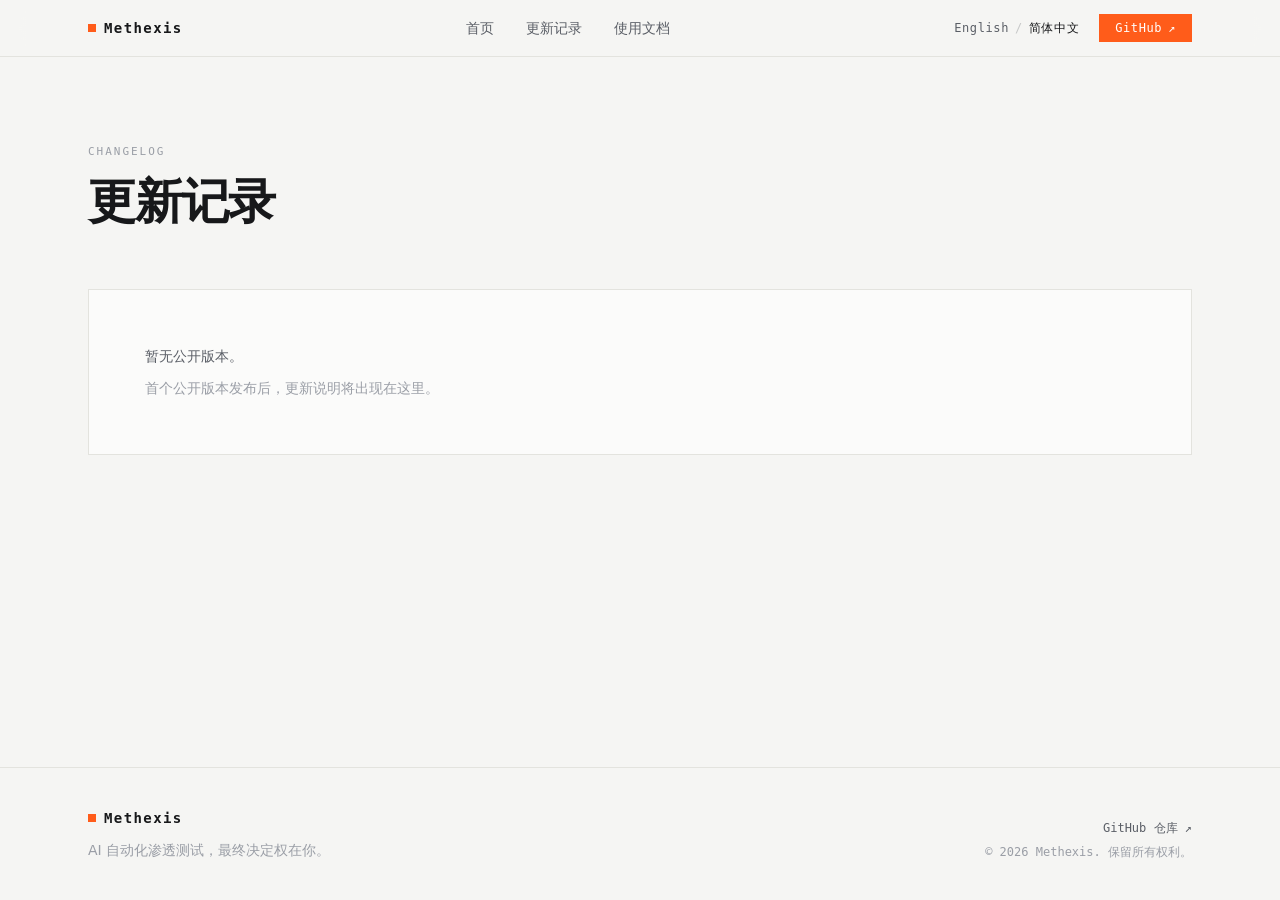
<file: zh/changelog/index.html>
<!DOCTYPE html><html lang="zh-CN"><head><meta charSet="utf-8"/><meta name="viewport" content="width=device-width, initial-scale=1"/><link rel="stylesheet" href="/_next/static/chunks/05fk2en7s8-38.css" data-precedence="next"/><link rel="preload" as="script" fetchPriority="low" href="/_next/static/chunks/2evgu094glu3w.js"/><script src="/_next/static/chunks/0q9n916bbvxy3.js" async=""></script><script src="/_next/static/chunks/2khxl0v1q4i6n.js" async=""></script><script src="/_next/static/chunks/turbopack-3-ry682tkyiqk.js" async=""></script><script src="/_next/static/chunks/0umf92h1sb77c.js" async=""></script><script src="/_next/static/chunks/2sudqwl2zm8fs.js" async=""></script><script src="/_next/static/chunks/0zvvuxgouc336.js" async=""></script><title>Methexis — AI 自动化渗透测试</title><meta name="description" content="Methexis 以机器速度执行渗透测试——在确定性拦截规则、四级审批策略与随时人工接管之下运行。"/><link rel="canonical" href="/"/><link rel="alternate" hrefLang="en" href="/"/><link rel="alternate" hrefLang="zh-Hans" href="/zh"/><link rel="alternate" hrefLang="x-default" href="/"/><link rel="icon" href="/favicon.ico?favicon.117ezoe8m31dk.ico" sizes="48x48" type="image/x-icon"/><script src="/_next/static/chunks/0cz1d0mv5g_q7.js" noModule=""></script></head><body class="flex min-h-svh flex-col"><div hidden=""><!--$--><!--/$--></div><header class="fixed inset-x-0 top-0 z-50 transition-colors duration-300 border-b border-line bg-paper/90 text-ink backdrop-blur-md"><div class="container-lab flex h-14 items-center justify-between"><a class="flex items-center gap-2 font-mono text-sm font-semibold tracking-widest" href="/zh/"><span class="inline-block size-2 bg-human" aria-hidden="true"></span>Methexis</a><nav class="hidden items-center gap-8 md:flex"><a class="text-sm transition-colors hover:text-human text-ink-soft " href="/zh/">首页</a><a class="text-sm transition-colors hover:text-human text-ink-soft " href="/zh/changelog/">更新记录</a><a class="text-sm transition-colors hover:text-human text-ink-soft " href="/zh/docs/">使用文档</a></nav><div class="hidden items-center gap-5 md:flex"><div class="flex items-center font-mono text-xs tracking-wider text-ink-soft"><span class="flex items-center"><button type="button" class="transition-colors hover:text-human cursor-pointer">English</button></span><span class="flex items-center"><span class="mx-1.5 opacity-30">/</span><button type="button" disabled="" class="transition-colors text-ink">简体中文</button></span></div><a href="https://github.com/methexis-labs/methexis" target="_blank" rel="noopener noreferrer" class="flex items-center gap-1.5 bg-human px-4 py-1.5 font-mono text-xs tracking-wider text-white transition-opacity hover:opacity-85">GitHub<span aria-hidden="true">↗</span></a></div><button type="button" aria-label="Menu" class="flex size-9 flex-col items-center justify-center gap-1.5 md:hidden"><span class="h-px w-5 bg-current transition-transform "></span><span class="h-px w-5 bg-current transition-transform "></span></button></div></header><main class="flex-1"><div class="container-lab pt-36 pb-24"><p class="kicker">CHANGELOG</p><h1 class="mt-4 text-4xl font-semibold tracking-tight text-ink md:text-5xl">更新记录</h1><div class="mt-16 border border-line bg-card p-10 md:p-14"><p class="font-mono text-sm text-ink-soft">暂无公开版本。</p><p class="mt-3 text-sm text-ink-faint">首个公开版本发布后，更新说明将出现在这里。</p></div></div><!--$--><!--/$--></main><footer class="border-t border-line bg-paper"><div class="container-lab flex flex-col gap-4 py-10 md:flex-row md:items-end md:justify-between"><div><div class="flex items-center gap-2 font-mono text-sm font-semibold tracking-widest text-ink"><span class="inline-block size-2 bg-human" aria-hidden="true"></span>Methexis</div><p class="mt-3 max-w-xs text-sm text-ink-faint">AI 自动化渗透测试，最终决定权在你。</p></div><div class="flex flex-col gap-2 md:items-end"><a href="https://github.com/methexis-labs/methexis" target="_blank" rel="noopener noreferrer" class="font-mono text-xs text-ink-soft transition-colors hover:text-human">GitHub 仓库<!-- --> ↗</a><p class="font-mono text-xs text-ink-faint">© 2026 Methexis. 保留所有权利。</p></div></div></footer><script defer="" src="https://cloud.umami.is/script.js" data-website-id="6e232050-9c76-4dc3-9449-442d7148396d"></script><script id="_R_">(globalThis["TURBOPACK"] || (globalThis["TURBOPACK"] = [])).push({"otherChunks":["static/chunks/2evgu094glu3w.js","static/chunks/0q9n916bbvxy3.js","static/chunks/2khxl0v1q4i6n.js"],"runtimeModuleIds":[94553]});</script><script src="/_next/static/chunks/2evgu094glu3w.js" async=""></script><script>(self.__next_f=self.__next_f||[]).push([0])</script><script>self.__next_f.push([1,"1:\"$Sreact.fragment\"\n2:\"/_next/static/chunks/0umf92h1sb77c.js\"\n3:I[39756,[\"$2\"],\"default\"]\n4:I[37457,[\"$2\"],\"default\"]\nb:I[97367,[\"$2\"],\"OutletBoundary\"]\nc:\"$Sreact.suspense\"\ne:\"ViewportBoundary\"\nf:I[97367,[\"$2\"],\"$e\"]\n11:\"MetadataBoundary\"\n12:I[97367,[\"$2\"],\"$11\"]\n14:I[68027,[],\"default\",1]\n:HL[\"/_next/static/chunks/05fk2en7s8-38.css\",\"style\"]\n5:X\n9:[[\"children\",{\"s\":\"__PAGE__\",\"h\":512,\"d\":{\"r\":[\"$\",\"$1\",\"c\",{\"children\":[\"$La\",null,[\"$\",\"$Lb\",null,{\"children\":[\"$\",\"$c\",null,{\"name\":\"Next.MetadataOutlet\",\"children\":\"$@d\"}]}]]}],\"p\":false,\"v\":null}}]]\n8:[[\"children\",{\"s\":\"changelog\",\"h\":512,\"d\":{\"r\":[\"$\",\"$1\",\"c\",{\"children\":[null,[\"$\",\"$L3\",null,{\"parallelRouterKey\":\"children\",\"error\":\"$undefined\",\"errorStyles\":\"$undefined\",\"errorScripts\":\"$undefined\",\"template\":[\"$\",\"$L4\",null,{}],\"templateStyles\":\"$undefined\",\"templateScripts\":\"$undefined\",\"notFound\":\"$undefined\",\"forbidden\":\"$undefined\",\"unauthorized\":\"$undefined\"}]]}],\"p\":false,\"v\":\"$5\"},\"c\":\"$Q9\"}]]\n6:[[\"children\",{\"s\":{\"n\":\"locale\",\"t\":\"d\",\"k\":\"zh\",\"s\":[]},\"h\":528,\"d\":{\"r\":[\"$\",\"$1\",\"c\",{\"children\":[[[\"$\",\"link\",\"0\",{\"rel\":\"stylesheet\",\"href\":\"/_next/static/chunks/05fk2en7s8-38.css\",\"precedence\":\"next\",\"crossOrigin\":\"$undefined\",\"nonce\":\"$undefined\"}],[\"$\",\"script\",\"script-0\",{\"src\":\"/_next/static/chunks/2sudqwl2zm8fs.js\",\"async\":true,\"nonce\":\"$undefined\"}],[\"$\",\"script\",\"script-1\",{\"src\":\"/_next/static/chunks/0zvvuxgouc336.js\",\"async\":true,\"nonce\":\"$undefined\"}]],\"$L7\"]}],\"p\":false,\"v\":null},\"c\":\"$Q8\"}]]\n0:{\"P\":null,\"c\":[\"\",\"zh\",\"changelog\",\"\"],\"q\":\"\",\"i\":false,\"t\":{\"t\":{\"s\":\"\",\"h\":528,\"d\":{\"r\":[\"$\",\"$1\",\"c\",{\"children\":[null,[\"$\",\"$L3\",null,{\"parallelRouterKey\":\"children\",\"error\":\"$undefined\",\"errorStyles\":\"$undefined\",\"errorScripts\":\"$undefined\",\"template\":[\"$\",\"$L4\",null,{}],\"templateStyles\":\"$undefined\",\"templateScripts\":\"$undefined\",\"notFound\":[[[\"$\",\"title\",null,{\"children\":\"404: This page could not be found.\"}],[\"$\",\"div\",null,{\"style\":{\"fontFamily\":\"system-ui,\\\"Segoe UI\\\",Roboto,Helvetica,Arial,sans-serif,\\\"Apple Color Emoji\\\",\\\"Segoe UI Emoji\\\"\",\"height\":\"100vh\",\"textAlign\":\"center\",\"display\":\"flex\",\"flexDirection\":\"column\",\"alignItems\":\"center\",\"justifyContent\":\"center\"},\"children\":[\"$\",\"div\",null,{\"children\":[[\"$\",\"style\",null,{\"dangerouslySetInnerHTML\":{\"__html\":\"body{color:#000;background:#fff;margin:0}.next-error-h1{border-right:1px solid rgba(0,0,0,.3)}@media (prefers-color-scheme:dark){body{color:#fff;background:#000}.next-error-h1{border-right:1px solid rgba(255,255,255,.3)}}\"}}],[\"$\",\"h1\",null,{\"className\":\"next-error-h1\",\"style\":{\"display\":\"inline-block\",\"margin\":\"0 20px 0 0\",\"padding\":\"0 23px 0 0\",\"fontSize\":24,\"fontWeight\":500,\"verticalAlign\":\"top\",\"lineHeight\":\"49px\"},\"children\":404}],[\"$\",\"div\",null,{\"style\":{\"display\":\"inline-block\"},\"children\":[\"$\",\"h2\",null,{\"style\":{\"fontSize\":14,\"fontWeight\":400,\"lineHeight\":\"49px\",\"margin\":0},\"children\":\"This page could not be found.\"}]}]]}]}]],[]],\"forbidden\":\"$undefined\",\"unauthorized\":\"$undefined\"}]]}],\"p\":false,\"v\":\"$5\"},\"c\":\"$Q6\"},\"h\":{\"r\":[\"$\",\"$1\",\"h\",{\"children\":[null,[\"$\",\"$Lf\",null,{\"children\":\"$L10\"}],[\"$\",\"$L12\",null,{\"children\":[[\"$\",\"div\",null,{\"hidden\":true,\"children\":[\"$\",\"$c\",null,{\"name\":\"Next.Metadata\",\"children\":\"$L13\"}]}],null]}],null]}],\"p\":false,\"v\":null}},\"m\":\"$undefined\",\"G\":[\"$14\",[]],\"S\":true,\"r\":\"$undefined\",\"s\":\"$undefined\",\"a\":\"$undefined\",\"l\":\"$undefined\",\"p\":\"$undefined\",\"d\":\"$undefined\",\"b\":\"5nezspSnVc6r6jkmHbg89\"}\n5:C\n7:[\"$\",\"html\",null,{\"lang\":\"zh-CN\",\"children\":[\"$\",\"body\",null,{\"className\":\"flex min-h-svh flex-col\",\"children\":[\"$L15\",[[\"$\",\"script\",null,{\"defer\":true,\"src\":\"https://cloud.umami.is/script.js\",\"data-website-id\":\"6e232050-9c76-4dc3-9449-442d7148396d\"}],null]]}]}]\na:[\"$\",\"div\",null,{\"className\":\"container-lab pt-36 pb-24\",\"children\":[[\"$\",\"p\",null,{\"className\":\"kicker\",\"children\":\"CHANGELOG\"}],[\"$\",\"h1\",null,{\"className\":\"mt-4 text-4xl font-semibold tracking-tight text-ink md:text-5xl\",\"children\":\"更新记录\"}],[\"$\",\"div\",null,{\"className\":\"mt-16 border border-line bg-card p-10 md:p-14\",\"children\":[[\"$\",\"p\",null,{\"className\":\"font-mono text-sm text-ink-soft\",\"children\":\"暂无公开版本。\"}],[\"$\",\"p\",null,{\"className\":\"mt-3 text-sm text-ink-faint\",\"children\":\"首个公开版本发布后，更新说明将出现在这里。\"}]]}]]}]\n10:[[\"$\",\"meta\",\"0\",{\"charSet\":\"utf-8\"}],[\"$\",\"meta\",\"1\",{\"name\":\"viewport\",\"content\":\"width=device-width, initial-scale=1\"}]]\n16:\"/_next/static/chunks/2sudqwl2zm8fs.js\"\n17:\"/_next/static/chunks/0zvvuxgouc336.js\"\n18:I[75696,[\"$16\",\"$17\"],\"default\"]\n19:I[2971,[\"$16\",\"$17\"],\"default\"]\n15:[\"$\",\"$L18\",null,{\"formats\":\"$undefined\",\"locale\":\"zh\",\"messages\":{\"meta\":{\"title\":\"Methexis — AI 自动化渗透测试\",\"description\":\"Methexis 以机器速度执行渗透测试——在确定性拦截规则、四级审批策略与随时人工接管之下运行。\"},\"docs\":{\"title\":\"使用文档\"},\"nav\":{\"home\":\"首页\",\"changelog\":\"更新记录\",\"docs\":\"使用文档\",\"github\":\"GitHub\"},\"hero\":{\"kicker\":\"AI 自动化渗透测试\",\"titleA\":\"自主执行。\",\"titleB\":\"掌控在手。\",\"sub\":\"Methexis 以机器速度执行渗透测试——在确定性规则、可配置审批与你的最终决策之下运行。\",\"ticker1\":\"1 + 64 AGENT / 任务\",\"ticker2\":\"10 任务 / 节点\",\"ticker3\":\"1 容器 / 任务\",\"scroll\":\"下滑\",\"frames\":{\"f1\":\"每个任务都在独立容器中运行\",\"f2\":\"1 个主 AGENT + 64 个子 AGENT\",\"f3\":\"单节点 10 个并发任务\",\"f4\":\"部署在任何地方\",\"f5\":\"租户完全隔离\",\"f6\":\"规则先行\",\"f7\":\"AI 全速推进，由你决定时机\",\"f8\":\"自主执行，掌控在手\"}},\"scale\":{\"kicker\":\"规模\",\"title\":\"一个平台，覆盖每一个数量级。\",\"lead\":\"单个任务由 1 个主 Agent 调度最多 64 个子 Agent；单个节点可同时运行 10 个任务；节点由你自行部署在自己的网络中，横向扩展。\",\"n1\":\"1+64\",\"l1\":\"Agent / 任务\",\"n2\":\"10\",\"l2\":\"并发任务 / 节点\",\"n3\":\"N\",\"l3\":\"自托管节点，横向扩展\"},\"control\":{\"kicker\":\"控制模型\",\"title\":\"规则先行，审批其次，最后才是执行。\",\"l1name\":\"拦截规则\",\"l1desc\":\"代码级规则，先于一切评估。命中即拒绝，命令不会执行。确定性，且完全可自定义。\",\"l2name\":\"审批\",\"l2desc\":\"四级策略决定每条命令由谁授权：免审批、人工、AI，或 AI 不确定时转人工。\",\"l3name\":\"执行\",\"l3desc\":\"获批的任务在一次性容器中运行。隔离、即弃、可审计。\"},\"ladder\":{\"kicker\":\"审批策略\",\"title\":\"四级授权。\",\"lead\":\"同一条命令，四种不同的命运。选择一种策略。\",\"open\":\"免审批\",\"openDesc\":\"命令立即执行。适用于低风险、范围明确的任务。\",\"human\":\"人工审批\",\"humanDesc\":\"每条命令都等待人工明确批准。\",\"ai\":\"AI 审批\",\"aiDesc\":\"由 AI 审查员逐条批准或拒绝。\",\"escalation\":\"AI 审批 · 不确定转人工\",\"escalationDesc\":\"AI 先审，任何不确定的命令升级给人工。\",\"cmd\":\"nmap -sV --top-ports 100 target.internal\",\"stateOpen\":\"已执行 · 0.02s\",\"stateHuman\":\"等待人工审批\",\"stateAi\":\"AI 已批准 · 已执行\",\"stateEsc\":\"不确定 → 已升级人工\"},\"rules\":{\"kicker\":\"拦截规则\",\"title\":\"你的护栏，你的规则。\",\"lead\":\"全局基线适用于每个任务，任务可自行增加或移除规则。确定性评估，先于任何审批。\",\"cat1\":\"破坏性文件操作\",\"cat2\":\"反弹 SHELL\",\"cat3\":\"凭据修改\",\"cat4\":\"持久化\",\"blocked\":\"已拦截\",\"note\":\"规则模式已脱敏展示。拦截规则是确定性的安全网，不替代授权范围。\"},\"distribution\":{\"kicker\":\"分布式部署\",\"title\":\"为前出部署而设计。\",\"lead\":\"节点部署在你指定的任何位置——你的 VPC、你的实验室、你的隔离网络——通过可配置的心跳回传信息。\",\"c1t\":\"单文件或 docker-compose\",\"c1d\":\"一条命令启动节点，无平台代管基础设施。\",\"c2t\":\"自动重试\",\"c2d\":\"断连的节点自主重试，并从中断处继续任务。\",\"c3t\":\"心跳可配置\",\"c3d\":\"调整回传间隔，适配受限网络。\"},\"isolation\":{\"kicker\":\"隔离\",\"title\":\"租户之间，永不相触。\",\"lead\":\"数据、节点、模型在租户间完全隔离，无任何共享状态——既服务企业内部，也服务在一个平台上交付多客户的安全厂商。\"},\"takeover\":{\"kicker\":\"接管\",\"title\":\"暂停。接管。恢复。\",\"lead\":\"任何进行中的任务都可以随时暂停、由人工接管、再恢复执行——每一步操作都有记录。\"},\"capabilities\":{\"kicker\":\"能力覆盖\",\"title\":\"检测还是验证，由任务范围决定。\",\"i1\":\"资产发现\",\"i2\":\"端口与服务\",\"i3\":\"Web 漏洞\",\"i4\":\"漏洞验证\",\"i5\":\"弱口令\",\"i6\":\"报告生成\",\"i7\":\"复测\",\"i8\":\"合规映射\",\"note\":\"Methexis 严格在授权范围内运行。\"},\"teams\":{\"kicker\":\"服务两类团队\",\"title\":\"一个平台，两条前线。\",\"ent\":\"企业安全团队\",\"ent1\":\"持续验证你的攻击面\",\"ent2\":\"审计师读得懂的控制记录\",\"ent3\":\"部署在你的边界之内\",\"mssp\":\"MSSP 与安全厂商\",\"mssp1\":\"租户隔离的多客户交付\",\"mssp2\":\"每位运营者承接更多项目\",\"mssp3\":\"稳定、可直接交付的报告产出\"},\"specs\":{\"kicker\":\"技术规格\",\"title\":\"用数字说话。\",\"r1k\":\"单任务 AGENT 数\",\"r1v\":\"1 + 64\",\"r2k\":\"单节点并发任务数\",\"r2v\":\"10\",\"r3k\":\"节点交付形式\",\"r3v\":\"单文件 · docker-compose\",\"r4k\":\"任务隔离\",\"r4v\":\"每个任务一个容器\",\"r5k\":\"心跳\",\"r5v\":\"可配置\",\"r6k\":\"节点恢复\",\"r6v\":\"自动重试 · 恢复任务\",\"r7k\":\"租户隔离\",\"r7v\":\"数据 · 节点 · 模型\",\"r8k\":\"硬规则\",\"r8v\":\"代码级 · 可自定义\",\"r9k\":\"规则优先级\",\"r9v\":\"先于审批评估\"},\"ethics\":{\"kicker\":\"安全与伦理\",\"title\":\"为「被授权」而建。\",\"i1t\":\"仅限授权范围\",\"i1d\":\"每次测试都在明确授权的范围内运行。\",\"i2t\":\"你的数据属于你自己\",\"i2d\":\"租户隔离靠架构保证，不靠口头承诺。\",\"i3t\":\"默认可审计\",\"i3d\":\"命令、审批与规则评估全部留痕。\"},\"cta\":{\"title\":\"即将开源。\",\"sub\":\"Methexis 将在 GitHub 上完整开放——代码、文档与每一次版本更新都在那里。先关注仓库，发布时第一时间知道。\",\"button\":\"前往 GitHub\"},\"footer\":{\"tagline\":\"AI 自动化渗透测试，最终决定权在你。\",\"rights\":\"© 2026 Methexis. 保留所有权利。\",\"github\":\"GitHub 仓库\"},\"changelog\":{\"title\":\"更新记录\",\"empty\":\"暂无公开版本。\",\"note\":\"首个公开版本发布后，更新说明将出现在这里。\"}},\"now\":\"$undefined\",\"timeZone\":\"UTC\",\"children\":[[\"$\",\"$L19\",null,{}],[\"$\",\"main\",null,{\"className\":\"flex-1\",\"children\":[\"$\",\"$L3\",null,{\"parallelRouterKey\":\"children\",\"error\":\"$undefined\",\"errorStyles\":\"$undefined\",\"errorScripts\":\"$undefined\",\"template\":[\"$\",\"$L4\",null,{}],\"templateStyles\":\"$undefined\",\"templateScripts\":\"$undefined\",\"notFound\":\"$undefined\",\"forbidden\":\"$undefined\",\"unauthorized\":\"$undefined\"}]}],[\"$\",\"footer\",null,{\"className\":\"border-t border-line bg-paper\",\"children\":[\"$\",\"div\",null,{\"className\":\"container-lab flex flex-col gap-4 py-10 md:flex-row md:items-end md:justify-between\",\"children\":[[\"$\",\"div\",null,{\"children\":[[\"$\",\"div\",null,{\"className\":\"flex items-center gap-2 font-mono text-sm font-semibold tracking-widest text-ink\",\"children\":[[\"$\",\"span\",null,{\"className\":\"inline-block size-2 bg-human\",\"aria-hidden\":true}],\"Methexis\"]}],[\"$\",\"p\",null,{\"className\":\"mt-3 max-w-xs text-sm text-ink-faint\",\"children\":\"AI 自动化渗透测试，最终决定权在你。\"}]]}],[\"$\",\"div\",null,{\"className\":\"flex flex-col gap-2 md:items-end\",\"children\":[[\"$\",\"a\",null,{\"href\":\"https://github.com/methexis-labs/methexis\",\"target\":\"_blank\",\"rel\":\"noopener noreferrer\",\"className\":\"font-mono text-xs text-ink-soft transition-colors hover:text-human\",\"children\":[\"GitHub 仓库\",\" ↗\"]}],\"$L1a\"]}]]}]}]]}]\n1a:[\"$\",\"p\",null,{\"className\":\"font-mono text-xs text-ink-faint\",\"children\":\"© 2026 Methexis. 保留所有权利。\"}]\n1b:I[27201,[\"$2\"],\"IconMark\"]\nd:null\n13:[[\"$\",\"title\",\"0\",{\"children\":\"Methexis — AI 自动化渗透测试\"}],[\"$\",\"meta\",\"1\",{\"name\":\"description\",\"content\":\"Methexis 以机器速度执行渗透测试——在确定性拦截规则、四级审批策略与随时人工接管之下运行。\"}],[\"$\",\"link\",\"2\",{\"rel\":\"canonical\",\"href\":\"/\"}],[\"$\",\"link\",\"3\",{\"rel\":\"alternate\",\"hrefLang\":\"en\",\"href\":\"/\"}],[\"$\",\"link\",\"4\",{\"rel\":\"alternate\",\"hrefLang\":\"zh-Hans\",\"href\":\"/zh\"}],[\"$\",\"link\",\"5\",{\"rel\":\"alternate\",\"hrefLang\":\"x-default\",\"href\":\"/\"}],[\"$\",\"link\",\"6\",{\"rel\":\"icon\",\"href\":\"/favicon.ico?favicon.117ezoe8m31dk.ico\",\"sizes\":\"48x48\",\"type\":\"image/x-icon\"}],[\"$\",\"$L1b\",\"7\",{}]]\n"])</script></body></html>
</file>
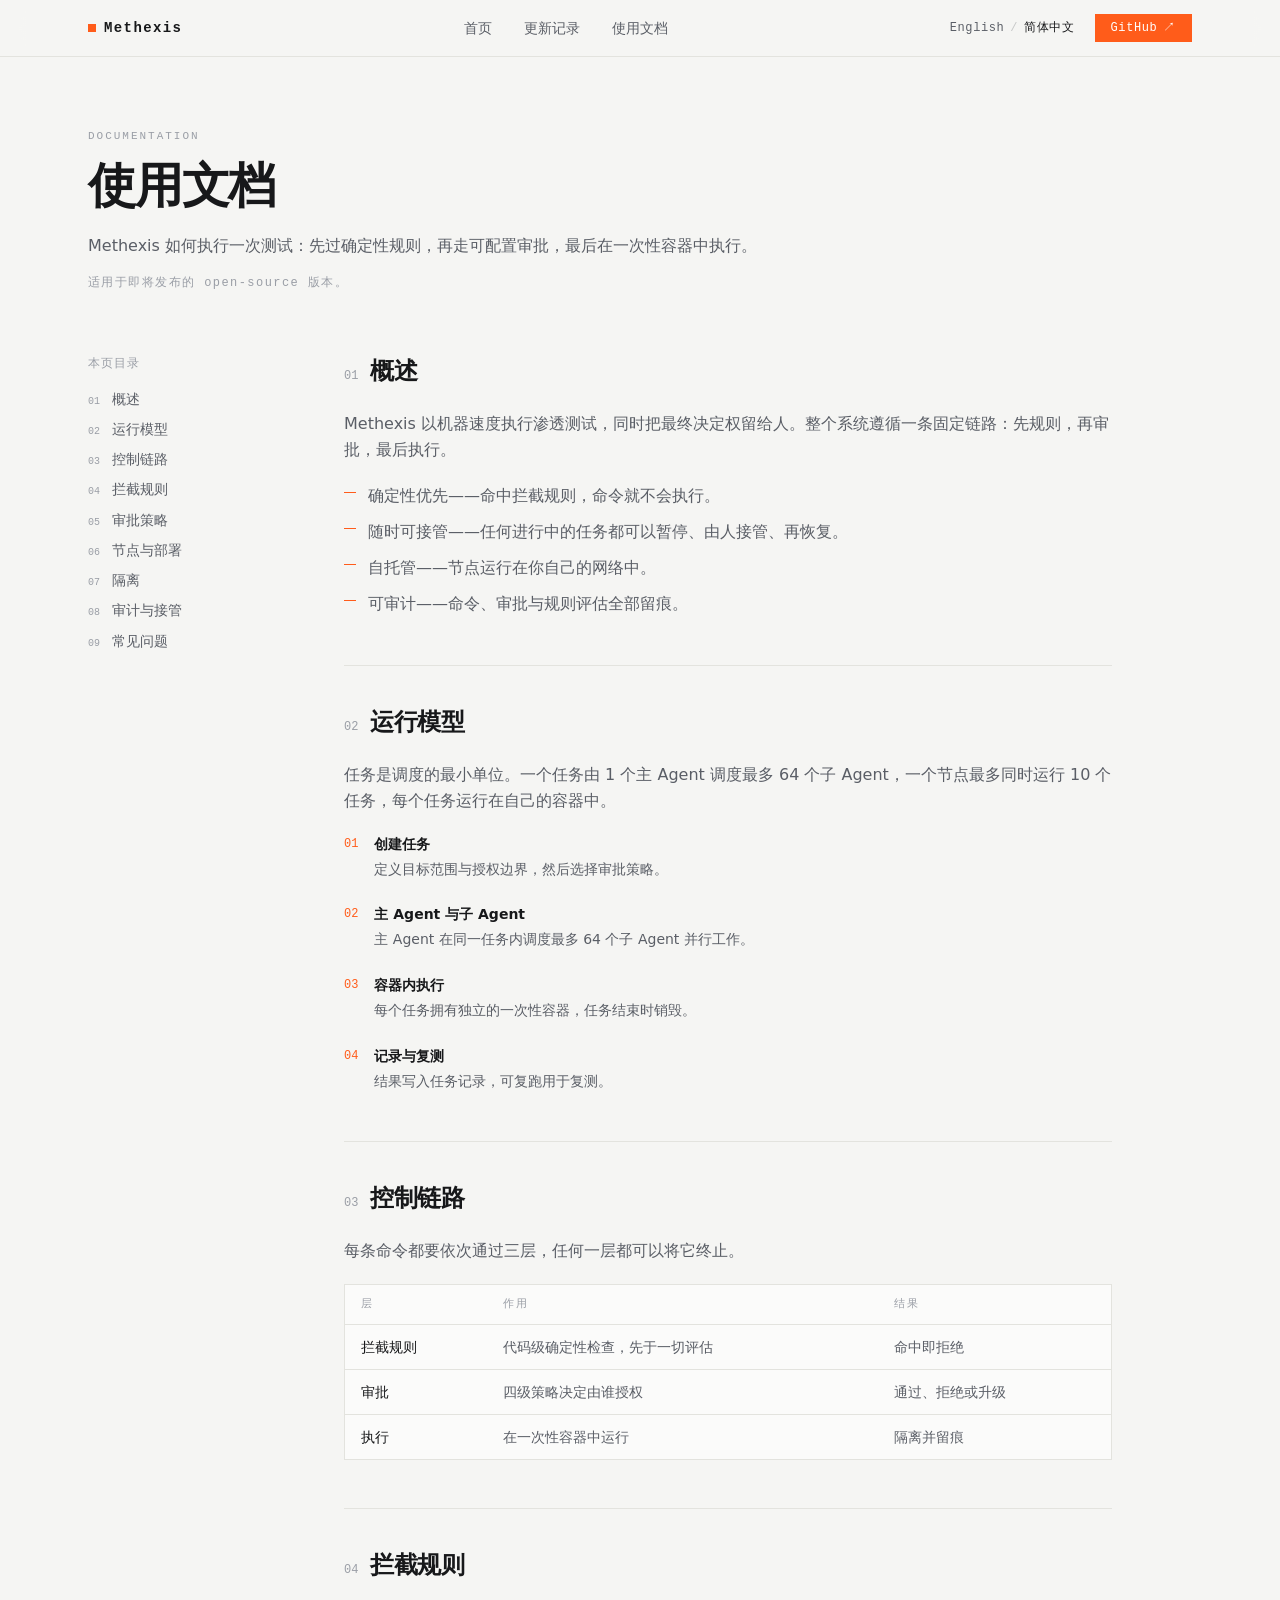
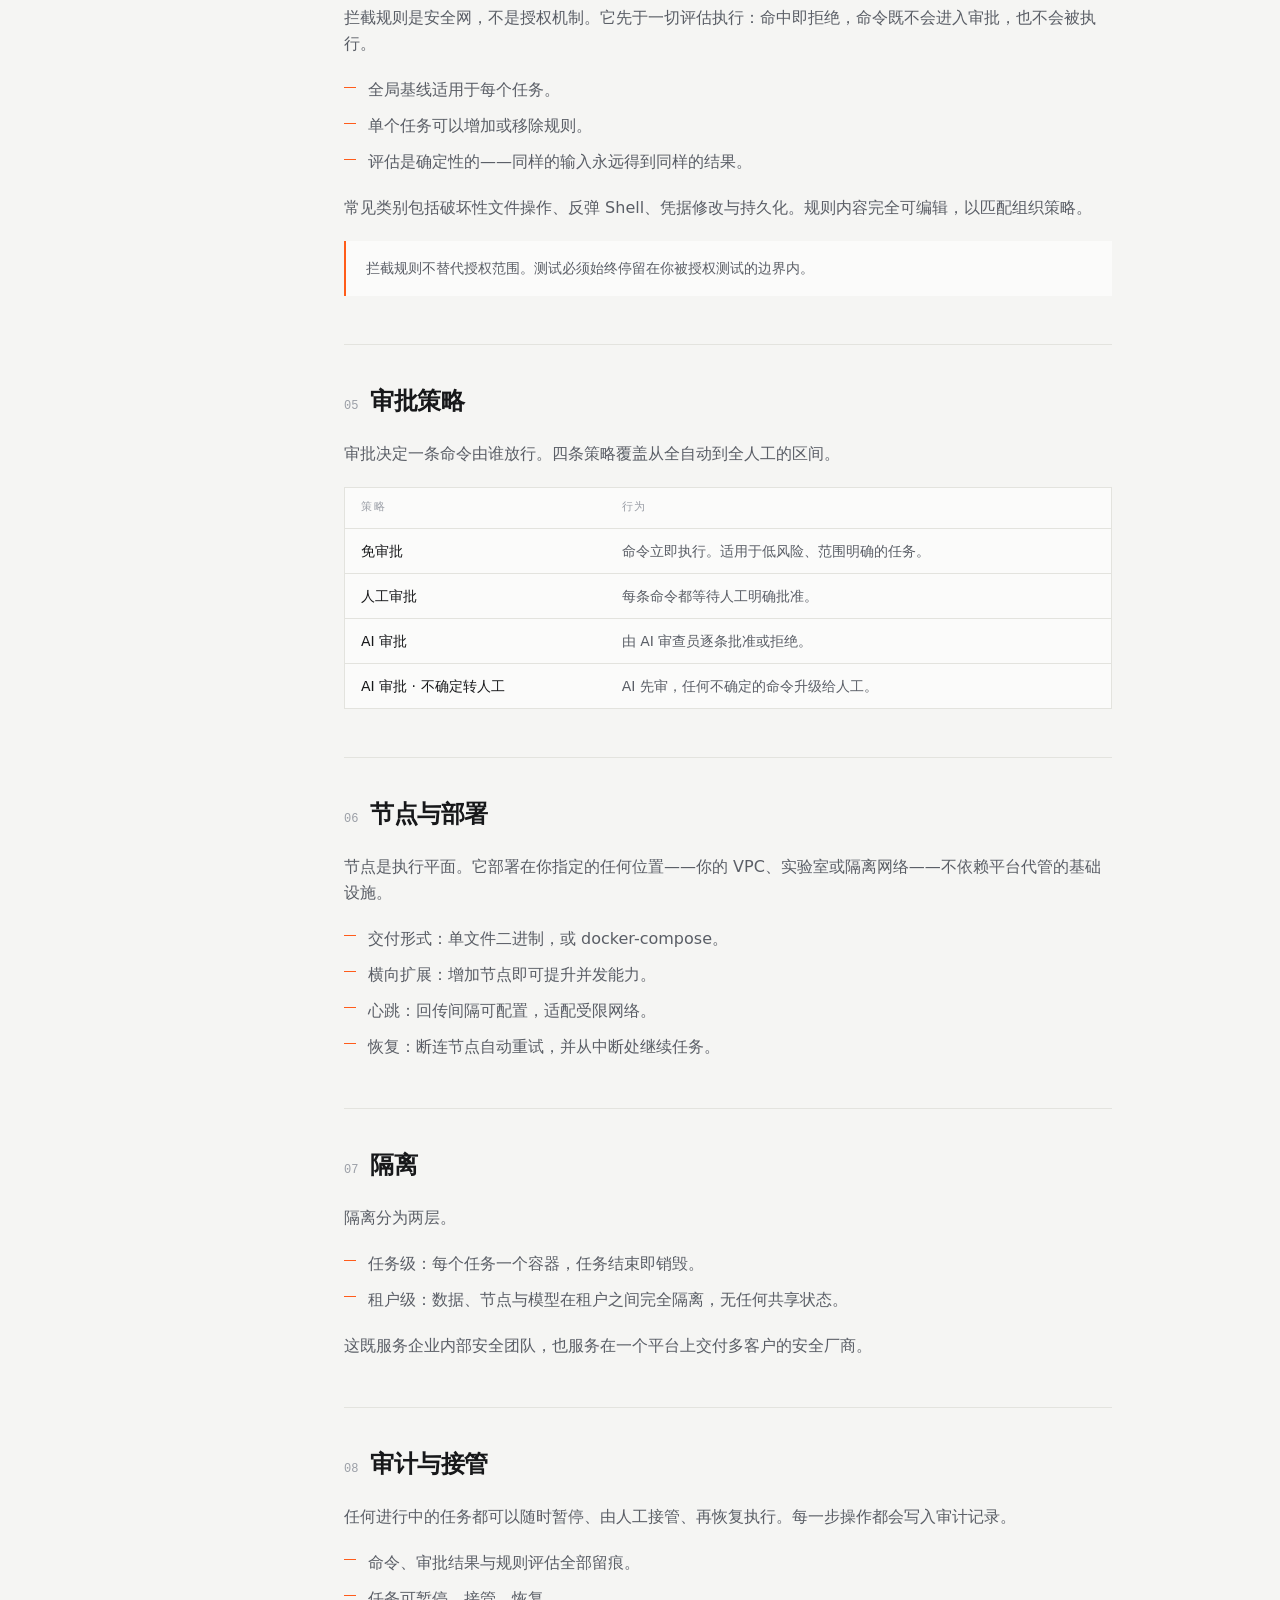
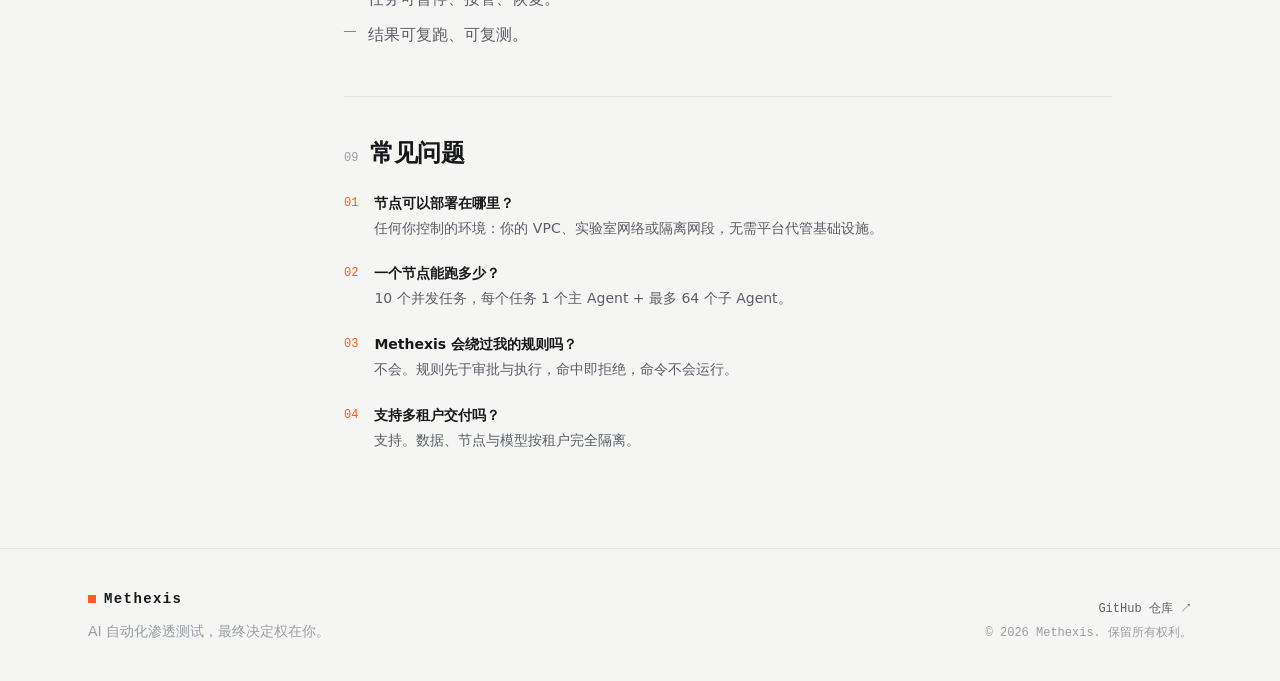
<file: zh/docs/index.html>
<!DOCTYPE html><html lang="zh-CN"><head><meta charSet="utf-8"/><meta name="viewport" content="width=device-width, initial-scale=1"/><link rel="stylesheet" href="/_next/static/chunks/05fk2en7s8-38.css" data-precedence="next"/><link rel="preload" as="script" fetchPriority="low" href="/_next/static/chunks/2evgu094glu3w.js"/><script src="/_next/static/chunks/0q9n916bbvxy3.js" async=""></script><script src="/_next/static/chunks/2khxl0v1q4i6n.js" async=""></script><script src="/_next/static/chunks/turbopack-3-ry682tkyiqk.js" async=""></script><script src="/_next/static/chunks/0umf92h1sb77c.js" async=""></script><script src="/_next/static/chunks/2sudqwl2zm8fs.js" async=""></script><script src="/_next/static/chunks/0zvvuxgouc336.js" async=""></script><title>使用文档 — Methexis</title><meta name="description" content="Methexis 以机器速度执行渗透测试——在确定性拦截规则、四级审批策略与随时人工接管之下运行。"/><link rel="canonical" href="/"/><link rel="alternate" hrefLang="en" href="/"/><link rel="alternate" hrefLang="zh-Hans" href="/zh"/><link rel="alternate" hrefLang="x-default" href="/"/><link rel="icon" href="/favicon.ico?favicon.117ezoe8m31dk.ico" sizes="48x48" type="image/x-icon"/><script src="/_next/static/chunks/0cz1d0mv5g_q7.js" noModule=""></script></head><body class="flex min-h-svh flex-col"><div hidden=""><!--$--><!--/$--></div><header class="fixed inset-x-0 top-0 z-50 transition-colors duration-300 border-b border-line bg-paper/90 text-ink backdrop-blur-md"><div class="container-lab flex h-14 items-center justify-between"><a class="flex items-center gap-2 font-mono text-sm font-semibold tracking-widest" href="/zh/"><span class="inline-block size-2 bg-human" aria-hidden="true"></span>Methexis</a><nav class="hidden items-center gap-8 md:flex"><a class="text-sm transition-colors hover:text-human text-ink-soft " href="/zh/">首页</a><a class="text-sm transition-colors hover:text-human text-ink-soft " href="/zh/changelog/">更新记录</a><a class="text-sm transition-colors hover:text-human text-ink-soft " href="/zh/docs/">使用文档</a></nav><div class="hidden items-center gap-5 md:flex"><div class="flex items-center font-mono text-xs tracking-wider text-ink-soft"><span class="flex items-center"><button type="button" class="transition-colors hover:text-human cursor-pointer">English</button></span><span class="flex items-center"><span class="mx-1.5 opacity-30">/</span><button type="button" disabled="" class="transition-colors text-ink">简体中文</button></span></div><a href="https://github.com/methexis-labs/methexis" target="_blank" rel="noopener noreferrer" class="flex items-center gap-1.5 bg-human px-4 py-1.5 font-mono text-xs tracking-wider text-white transition-opacity hover:opacity-85">GitHub<span aria-hidden="true">↗</span></a></div><button type="button" aria-label="Menu" class="flex size-9 flex-col items-center justify-center gap-1.5 md:hidden"><span class="h-px w-5 bg-current transition-transform "></span><span class="h-px w-5 bg-current transition-transform "></span></button></div></header><main class="flex-1"><div class="bg-paper"><div class="container-lab pt-32 pb-24"><p class="kicker">DOCUMENTATION</p><h1 class="mt-4 max-w-3xl text-4xl font-semibold tracking-tight text-ink text-balance md:text-5xl">使用文档</h1><p class="mt-6 max-w-2xl text-base leading-relaxed text-ink-soft">Methexis 如何执行一次测试：先过确定性规则，再走可配置审批，最后在一次性容器中执行。</p><p class="mt-4 font-mono text-xs tracking-[0.12em] text-ink-faint">适用于即将发布的 open-source 版本。</p><div class="mt-16 grid gap-12 lg:grid-cols-[13rem_1fr]"><aside class="hidden lg:block"><div class="sticky top-24"><p class="spec-label">本页目录</p><ul class="mt-4 flex flex-col gap-2.5"><li><a href="#overview" class="flex items-baseline gap-3 text-sm text-ink-soft transition-colors hover:text-human"><span class="font-mono text-[0.625rem] text-ink-faint">01</span>概述</a></li><li><a href="#execution-model" class="flex items-baseline gap-3 text-sm text-ink-soft transition-colors hover:text-human"><span class="font-mono text-[0.625rem] text-ink-faint">02</span>运行模型</a></li><li><a href="#control-chain" class="flex items-baseline gap-3 text-sm text-ink-soft transition-colors hover:text-human"><span class="font-mono text-[0.625rem] text-ink-faint">03</span>控制链路</a></li><li><a href="#deny-rules" class="flex items-baseline gap-3 text-sm text-ink-soft transition-colors hover:text-human"><span class="font-mono text-[0.625rem] text-ink-faint">04</span>拦截规则</a></li><li><a href="#approval" class="flex items-baseline gap-3 text-sm text-ink-soft transition-colors hover:text-human"><span class="font-mono text-[0.625rem] text-ink-faint">05</span>审批策略</a></li><li><a href="#nodes" class="flex items-baseline gap-3 text-sm text-ink-soft transition-colors hover:text-human"><span class="font-mono text-[0.625rem] text-ink-faint">06</span>节点与部署</a></li><li><a href="#isolation" class="flex items-baseline gap-3 text-sm text-ink-soft transition-colors hover:text-human"><span class="font-mono text-[0.625rem] text-ink-faint">07</span>隔离</a></li><li><a href="#audit" class="flex items-baseline gap-3 text-sm text-ink-soft transition-colors hover:text-human"><span class="font-mono text-[0.625rem] text-ink-faint">08</span>审计与接管</a></li><li><a href="#faq" class="flex items-baseline gap-3 text-sm text-ink-soft transition-colors hover:text-human"><span class="font-mono text-[0.625rem] text-ink-faint">09</span>常见问题</a></li></ul></div></aside><div class="max-w-3xl"><section id="overview" class="mt-12 scroll-mt-24 border-t border-line pt-10 first:mt-0 first:border-0 first:pt-0"><div class="flex items-baseline gap-3"><span class="font-mono text-xs text-ink-faint">01</span><h2 class="text-2xl font-semibold tracking-tight text-ink">概述</h2></div><div class="mt-6 flex flex-col gap-5"><p class="text-base leading-relaxed text-ink-soft">Methexis 以机器速度执行渗透测试，同时把最终决定权留给人。整个系统遵循一条固定链路：先规则，再审批，最后执行。</p><ul class="flex flex-col gap-2.5"><li class="flex gap-3 text-base leading-relaxed text-ink-soft"><span class="mt-[0.6em] h-px w-3 shrink-0 bg-human" aria-hidden="true"></span><span>确定性优先——命中拦截规则，命令就不会执行。</span></li><li class="flex gap-3 text-base leading-relaxed text-ink-soft"><span class="mt-[0.6em] h-px w-3 shrink-0 bg-human" aria-hidden="true"></span><span>随时可接管——任何进行中的任务都可以暂停、由人接管、再恢复。</span></li><li class="flex gap-3 text-base leading-relaxed text-ink-soft"><span class="mt-[0.6em] h-px w-3 shrink-0 bg-human" aria-hidden="true"></span><span>自托管——节点运行在你自己的网络中。</span></li><li class="flex gap-3 text-base leading-relaxed text-ink-soft"><span class="mt-[0.6em] h-px w-3 shrink-0 bg-human" aria-hidden="true"></span><span>可审计——命令、审批与规则评估全部留痕。</span></li></ul></div></section><section id="execution-model" class="mt-12 scroll-mt-24 border-t border-line pt-10 first:mt-0 first:border-0 first:pt-0"><div class="flex items-baseline gap-3"><span class="font-mono text-xs text-ink-faint">02</span><h2 class="text-2xl font-semibold tracking-tight text-ink">运行模型</h2></div><div class="mt-6 flex flex-col gap-5"><p class="text-base leading-relaxed text-ink-soft">任务是调度的最小单位。一个任务由 1 个主 Agent 调度最多 64 个子 Agent，一个节点最多同时运行 10 个任务，每个任务运行在自己的容器中。</p><ol class="flex flex-col gap-6"><li class="flex gap-4"><span class="mt-0.5 shrink-0 font-mono text-xs text-human">01</span><div><p class="text-sm font-semibold text-ink">创建任务</p><p class="mt-1 text-sm leading-relaxed text-ink-soft">定义目标范围与授权边界，然后选择审批策略。</p></div></li><li class="flex gap-4"><span class="mt-0.5 shrink-0 font-mono text-xs text-human">02</span><div><p class="text-sm font-semibold text-ink">主 Agent 与子 Agent</p><p class="mt-1 text-sm leading-relaxed text-ink-soft">主 Agent 在同一任务内调度最多 64 个子 Agent 并行工作。</p></div></li><li class="flex gap-4"><span class="mt-0.5 shrink-0 font-mono text-xs text-human">03</span><div><p class="text-sm font-semibold text-ink">容器内执行</p><p class="mt-1 text-sm leading-relaxed text-ink-soft">每个任务拥有独立的一次性容器，任务结束时销毁。</p></div></li><li class="flex gap-4"><span class="mt-0.5 shrink-0 font-mono text-xs text-human">04</span><div><p class="text-sm font-semibold text-ink">记录与复测</p><p class="mt-1 text-sm leading-relaxed text-ink-soft">结果写入任务记录，可复跑用于复测。</p></div></li></ol></div></section><section id="control-chain" class="mt-12 scroll-mt-24 border-t border-line pt-10 first:mt-0 first:border-0 first:pt-0"><div class="flex items-baseline gap-3"><span class="font-mono text-xs text-ink-faint">03</span><h2 class="text-2xl font-semibold tracking-tight text-ink">控制链路</h2></div><div class="mt-6 flex flex-col gap-5"><p class="text-base leading-relaxed text-ink-soft">每条命令都要依次通过三层，任何一层都可以将它终止。</p><div class="overflow-x-auto border border-line bg-card"><table class="w-full border-collapse text-sm"><thead><tr class="border-b border-line"><th class="px-4 py-3 text-left font-mono text-[0.6875rem] font-medium tracking-[0.14em] text-ink-faint uppercase">层</th><th class="px-4 py-3 text-left font-mono text-[0.6875rem] font-medium tracking-[0.14em] text-ink-faint uppercase">作用</th><th class="px-4 py-3 text-left font-mono text-[0.6875rem] font-medium tracking-[0.14em] text-ink-faint uppercase">结果</th></tr></thead><tbody><tr class="border-b border-line last:border-0"><td class="px-4 py-3 align-top font-medium text-ink">拦截规则</td><td class="px-4 py-3 align-top text-ink-soft">代码级确定性检查，先于一切评估</td><td class="px-4 py-3 align-top text-ink-soft">命中即拒绝</td></tr><tr class="border-b border-line last:border-0"><td class="px-4 py-3 align-top font-medium text-ink">审批</td><td class="px-4 py-3 align-top text-ink-soft">四级策略决定由谁授权</td><td class="px-4 py-3 align-top text-ink-soft">通过、拒绝或升级</td></tr><tr class="border-b border-line last:border-0"><td class="px-4 py-3 align-top font-medium text-ink">执行</td><td class="px-4 py-3 align-top text-ink-soft">在一次性容器中运行</td><td class="px-4 py-3 align-top text-ink-soft">隔离并留痕</td></tr></tbody></table></div></div></section><section id="deny-rules" class="mt-12 scroll-mt-24 border-t border-line pt-10 first:mt-0 first:border-0 first:pt-0"><div class="flex items-baseline gap-3"><span class="font-mono text-xs text-ink-faint">04</span><h2 class="text-2xl font-semibold tracking-tight text-ink">拦截规则</h2></div><div class="mt-6 flex flex-col gap-5"><p class="text-base leading-relaxed text-ink-soft">拦截规则是安全网，不是授权机制。它先于一切评估执行：命中即拒绝，命令既不会进入审批，也不会被执行。</p><ul class="flex flex-col gap-2.5"><li class="flex gap-3 text-base leading-relaxed text-ink-soft"><span class="mt-[0.6em] h-px w-3 shrink-0 bg-human" aria-hidden="true"></span><span>全局基线适用于每个任务。</span></li><li class="flex gap-3 text-base leading-relaxed text-ink-soft"><span class="mt-[0.6em] h-px w-3 shrink-0 bg-human" aria-hidden="true"></span><span>单个任务可以增加或移除规则。</span></li><li class="flex gap-3 text-base leading-relaxed text-ink-soft"><span class="mt-[0.6em] h-px w-3 shrink-0 bg-human" aria-hidden="true"></span><span>评估是确定性的——同样的输入永远得到同样的结果。</span></li></ul><p class="text-base leading-relaxed text-ink-soft">常见类别包括破坏性文件操作、反弹 Shell、凭据修改与持久化。规则内容完全可编辑，以匹配组织策略。</p><p class="border-l-2 border-human bg-card px-5 py-4 text-sm leading-relaxed text-ink-soft">拦截规则不替代授权范围。测试必须始终停留在你被授权测试的边界内。</p></div></section><section id="approval" class="mt-12 scroll-mt-24 border-t border-line pt-10 first:mt-0 first:border-0 first:pt-0"><div class="flex items-baseline gap-3"><span class="font-mono text-xs text-ink-faint">05</span><h2 class="text-2xl font-semibold tracking-tight text-ink">审批策略</h2></div><div class="mt-6 flex flex-col gap-5"><p class="text-base leading-relaxed text-ink-soft">审批决定一条命令由谁放行。四条策略覆盖从全自动到全人工的区间。</p><div class="overflow-x-auto border border-line bg-card"><table class="w-full border-collapse text-sm"><thead><tr class="border-b border-line"><th class="px-4 py-3 text-left font-mono text-[0.6875rem] font-medium tracking-[0.14em] text-ink-faint uppercase">策略</th><th class="px-4 py-3 text-left font-mono text-[0.6875rem] font-medium tracking-[0.14em] text-ink-faint uppercase">行为</th></tr></thead><tbody><tr class="border-b border-line last:border-0"><td class="px-4 py-3 align-top font-medium text-ink">免审批</td><td class="px-4 py-3 align-top text-ink-soft">命令立即执行。适用于低风险、范围明确的任务。</td></tr><tr class="border-b border-line last:border-0"><td class="px-4 py-3 align-top font-medium text-ink">人工审批</td><td class="px-4 py-3 align-top text-ink-soft">每条命令都等待人工明确批准。</td></tr><tr class="border-b border-line last:border-0"><td class="px-4 py-3 align-top font-medium text-ink">AI 审批</td><td class="px-4 py-3 align-top text-ink-soft">由 AI 审查员逐条批准或拒绝。</td></tr><tr class="border-b border-line last:border-0"><td class="px-4 py-3 align-top font-medium text-ink">AI 审批 · 不确定转人工</td><td class="px-4 py-3 align-top text-ink-soft">AI 先审，任何不确定的命令升级给人工。</td></tr></tbody></table></div></div></section><section id="nodes" class="mt-12 scroll-mt-24 border-t border-line pt-10 first:mt-0 first:border-0 first:pt-0"><div class="flex items-baseline gap-3"><span class="font-mono text-xs text-ink-faint">06</span><h2 class="text-2xl font-semibold tracking-tight text-ink">节点与部署</h2></div><div class="mt-6 flex flex-col gap-5"><p class="text-base leading-relaxed text-ink-soft">节点是执行平面。它部署在你指定的任何位置——你的 VPC、实验室或隔离网络——不依赖平台代管的基础设施。</p><ul class="flex flex-col gap-2.5"><li class="flex gap-3 text-base leading-relaxed text-ink-soft"><span class="mt-[0.6em] h-px w-3 shrink-0 bg-human" aria-hidden="true"></span><span>交付形式：单文件二进制，或 docker-compose。</span></li><li class="flex gap-3 text-base leading-relaxed text-ink-soft"><span class="mt-[0.6em] h-px w-3 shrink-0 bg-human" aria-hidden="true"></span><span>横向扩展：增加节点即可提升并发能力。</span></li><li class="flex gap-3 text-base leading-relaxed text-ink-soft"><span class="mt-[0.6em] h-px w-3 shrink-0 bg-human" aria-hidden="true"></span><span>心跳：回传间隔可配置，适配受限网络。</span></li><li class="flex gap-3 text-base leading-relaxed text-ink-soft"><span class="mt-[0.6em] h-px w-3 shrink-0 bg-human" aria-hidden="true"></span><span>恢复：断连节点自动重试，并从中断处继续任务。</span></li></ul></div></section><section id="isolation" class="mt-12 scroll-mt-24 border-t border-line pt-10 first:mt-0 first:border-0 first:pt-0"><div class="flex items-baseline gap-3"><span class="font-mono text-xs text-ink-faint">07</span><h2 class="text-2xl font-semibold tracking-tight text-ink">隔离</h2></div><div class="mt-6 flex flex-col gap-5"><p class="text-base leading-relaxed text-ink-soft">隔离分为两层。</p><ul class="flex flex-col gap-2.5"><li class="flex gap-3 text-base leading-relaxed text-ink-soft"><span class="mt-[0.6em] h-px w-3 shrink-0 bg-human" aria-hidden="true"></span><span>任务级：每个任务一个容器，任务结束即销毁。</span></li><li class="flex gap-3 text-base leading-relaxed text-ink-soft"><span class="mt-[0.6em] h-px w-3 shrink-0 bg-human" aria-hidden="true"></span><span>租户级：数据、节点与模型在租户之间完全隔离，无任何共享状态。</span></li></ul><p class="text-base leading-relaxed text-ink-soft">这既服务企业内部安全团队，也服务在一个平台上交付多客户的安全厂商。</p></div></section><section id="audit" class="mt-12 scroll-mt-24 border-t border-line pt-10 first:mt-0 first:border-0 first:pt-0"><div class="flex items-baseline gap-3"><span class="font-mono text-xs text-ink-faint">08</span><h2 class="text-2xl font-semibold tracking-tight text-ink">审计与接管</h2></div><div class="mt-6 flex flex-col gap-5"><p class="text-base leading-relaxed text-ink-soft">任何进行中的任务都可以随时暂停、由人工接管、再恢复执行。每一步操作都会写入审计记录。</p><ul class="flex flex-col gap-2.5"><li class="flex gap-3 text-base leading-relaxed text-ink-soft"><span class="mt-[0.6em] h-px w-3 shrink-0 bg-human" aria-hidden="true"></span><span>命令、审批结果与规则评估全部留痕。</span></li><li class="flex gap-3 text-base leading-relaxed text-ink-soft"><span class="mt-[0.6em] h-px w-3 shrink-0 bg-human" aria-hidden="true"></span><span>任务可暂停、接管、恢复。</span></li><li class="flex gap-3 text-base leading-relaxed text-ink-soft"><span class="mt-[0.6em] h-px w-3 shrink-0 bg-human" aria-hidden="true"></span><span>结果可复跑、可复测。</span></li></ul></div></section><section id="faq" class="mt-12 scroll-mt-24 border-t border-line pt-10 first:mt-0 first:border-0 first:pt-0"><div class="flex items-baseline gap-3"><span class="font-mono text-xs text-ink-faint">09</span><h2 class="text-2xl font-semibold tracking-tight text-ink">常见问题</h2></div><div class="mt-6 flex flex-col gap-5"><ol class="flex flex-col gap-6"><li class="flex gap-4"><span class="mt-0.5 shrink-0 font-mono text-xs text-human">01</span><div><p class="text-sm font-semibold text-ink">节点可以部署在哪里？</p><p class="mt-1 text-sm leading-relaxed text-ink-soft">任何你控制的环境：你的 VPC、实验室网络或隔离网段，无需平台代管基础设施。</p></div></li><li class="flex gap-4"><span class="mt-0.5 shrink-0 font-mono text-xs text-human">02</span><div><p class="text-sm font-semibold text-ink">一个节点能跑多少？</p><p class="mt-1 text-sm leading-relaxed text-ink-soft">10 个并发任务，每个任务 1 个主 Agent + 最多 64 个子 Agent。</p></div></li><li class="flex gap-4"><span class="mt-0.5 shrink-0 font-mono text-xs text-human">03</span><div><p class="text-sm font-semibold text-ink">Methexis 会绕过我的规则吗？</p><p class="mt-1 text-sm leading-relaxed text-ink-soft">不会。规则先于审批与执行，命中即拒绝，命令不会运行。</p></div></li><li class="flex gap-4"><span class="mt-0.5 shrink-0 font-mono text-xs text-human">04</span><div><p class="text-sm font-semibold text-ink">支持多租户交付吗？</p><p class="mt-1 text-sm leading-relaxed text-ink-soft">支持。数据、节点与模型按租户完全隔离。</p></div></li></ol></div></section></div></div></div></div><!--$--><!--/$--></main><footer class="border-t border-line bg-paper"><div class="container-lab flex flex-col gap-4 py-10 md:flex-row md:items-end md:justify-between"><div><div class="flex items-center gap-2 font-mono text-sm font-semibold tracking-widest text-ink"><span class="inline-block size-2 bg-human" aria-hidden="true"></span>Methexis</div><p class="mt-3 max-w-xs text-sm text-ink-faint">AI 自动化渗透测试，最终决定权在你。</p></div><div class="flex flex-col gap-2 md:items-end"><a href="https://github.com/methexis-labs/methexis" target="_blank" rel="noopener noreferrer" class="font-mono text-xs text-ink-soft transition-colors hover:text-human">GitHub 仓库<!-- --> ↗</a><p class="font-mono text-xs text-ink-faint">© 2026 Methexis. 保留所有权利。</p></div></div></footer><script defer="" src="https://cloud.umami.is/script.js" data-website-id="6e232050-9c76-4dc3-9449-442d7148396d"></script><script id="_R_">(globalThis["TURBOPACK"] || (globalThis["TURBOPACK"] = [])).push({"otherChunks":["static/chunks/2evgu094glu3w.js","static/chunks/0q9n916bbvxy3.js","static/chunks/2khxl0v1q4i6n.js"],"runtimeModuleIds":[94553]});</script><script src="/_next/static/chunks/2evgu094glu3w.js" async=""></script><script>(self.__next_f=self.__next_f||[]).push([0])</script><script>self.__next_f.push([1,"1:\"$Sreact.fragment\"\n2:\"/_next/static/chunks/0umf92h1sb77c.js\"\n3:I[39756,[\"$2\"],\"default\"]\n4:I[37457,[\"$2\"],\"default\"]\nb:I[97367,[\"$2\"],\"OutletBoundary\"]\nc:\"$Sreact.suspense\"\ne:\"ViewportBoundary\"\nf:I[97367,[\"$2\"],\"$e\"]\n11:\"MetadataBoundary\"\n12:I[97367,[\"$2\"],\"$11\"]\n14:I[68027,[],\"default\",1]\n:HL[\"/_next/static/chunks/05fk2en7s8-38.css\",\"style\"]\n5:X\n9:[[\"children\",{\"s\":\"__PAGE__\",\"h\":512,\"d\":{\"r\":[\"$\",\"$1\",\"c\",{\"children\":[\"$La\",null,[\"$\",\"$Lb\",null,{\"children\":[\"$\",\"$c\",null,{\"name\":\"Next.MetadataOutlet\",\"children\":\"$@d\"}]}]]}],\"p\":false,\"v\":null}}]]\n8:[[\"children\",{\"s\":\"docs\",\"h\":512,\"d\":{\"r\":[\"$\",\"$1\",\"c\",{\"children\":[null,[\"$\",\"$L3\",null,{\"parallelRouterKey\":\"children\",\"error\":\"$undefined\",\"errorStyles\":\"$undefined\",\"errorScripts\":\"$undefined\",\"template\":[\"$\",\"$L4\",null,{}],\"templateStyles\":\"$undefined\",\"templateScripts\":\"$undefined\",\"notFound\":\"$undefined\",\"forbidden\":\"$undefined\",\"unauthorized\":\"$undefined\"}]]}],\"p\":false,\"v\":\"$5\"},\"c\":\"$Q9\"}]]\n6:[[\"children\",{\"s\":{\"n\":\"locale\",\"t\":\"d\",\"k\":\"zh\",\"s\":[]},\"h\":528,\"d\":{\"r\":[\"$\",\"$1\",\"c\",{\"children\":[[[\"$\",\"link\",\"0\",{\"rel\":\"stylesheet\",\"href\":\"/_next/static/chunks/05fk2en7s8-38.css\",\"precedence\":\"next\",\"crossOrigin\":\"$undefined\",\"nonce\":\"$undefined\"}],[\"$\",\"script\",\"script-0\",{\"src\":\"/_next/static/chunks/2sudqwl2zm8fs.js\",\"async\":true,\"nonce\":\"$undefined\"}],[\"$\",\"script\",\"script-1\",{\"src\":\"/_next/static/chunks/0zvvuxgouc336.js\",\"async\":true,\"nonce\":\"$undefined\"}]],\"$L7\"]}],\"p\":false,\"v\":null},\"c\":\"$Q8\"}]]\n0:{\"P\":null,\"c\":[\"\",\"zh\",\"docs\",\"\"],\"q\":\"\",\"i\":false,\"t\":{\"t\":{\"s\":\"\",\"h\":528,\"d\":{\"r\":[\"$\",\"$1\",\"c\",{\"children\":[null,[\"$\",\"$L3\",null,{\"parallelRouterKey\":\"children\",\"error\":\"$undefined\",\"errorStyles\":\"$undefined\",\"errorScripts\":\"$undefined\",\"template\":[\"$\",\"$L4\",null,{}],\"templateStyles\":\"$undefined\",\"templateScripts\":\"$undefined\",\"notFound\":[[[\"$\",\"title\",null,{\"children\":\"404: This page could not be found.\"}],[\"$\",\"div\",null,{\"style\":{\"fontFamily\":\"system-ui,\\\"Segoe UI\\\",Roboto,Helvetica,Arial,sans-serif,\\\"Apple Color Emoji\\\",\\\"Segoe UI Emoji\\\"\",\"height\":\"100vh\",\"textAlign\":\"center\",\"display\":\"flex\",\"flexDirection\":\"column\",\"alignItems\":\"center\",\"justifyContent\":\"center\"},\"children\":[\"$\",\"div\",null,{\"children\":[[\"$\",\"style\",null,{\"dangerouslySetInnerHTML\":{\"__html\":\"body{color:#000;background:#fff;margin:0}.next-error-h1{border-right:1px solid rgba(0,0,0,.3)}@media (prefers-color-scheme:dark){body{color:#fff;background:#000}.next-error-h1{border-right:1px solid rgba(255,255,255,.3)}}\"}}],[\"$\",\"h1\",null,{\"className\":\"next-error-h1\",\"style\":{\"display\":\"inline-block\",\"margin\":\"0 20px 0 0\",\"padding\":\"0 23px 0 0\",\"fontSize\":24,\"fontWeight\":500,\"verticalAlign\":\"top\",\"lineHeight\":\"49px\"},\"children\":404}],[\"$\",\"div\",null,{\"style\":{\"display\":\"inline-block\"},\"children\":[\"$\",\"h2\",null,{\"style\":{\"fontSize\":14,\"fontWeight\":400,\"lineHeight\":\"49px\",\"margin\":0},\"children\":\"This page could not be found.\"}]}]]}]}]],[]],\"forbidden\":\"$undefined\",\"unauthorized\":\"$undefined\"}]]}],\"p\":false,\"v\":\"$5\"},\"c\":\"$Q6\"},\"h\":{\"r\":[\"$\",\"$1\",\"h\",{\"children\":[null,[\"$\",\"$Lf\",null,{\"children\":\"$L10\"}],[\"$\",\"$L12\",null,{\"children\":[[\"$\",\"div\",null,{\"hidden\":true,\"children\":[\"$\",\"$c\",null,{\"name\":\"Next.Metadata\",\"children\":\"$L13\"}]}],null]}],null]}],\"p\":false,\"v\":null}},\"m\":\"$undefined\",\"G\":[\"$14\",[]],\"S\":true,\"r\":\"$undefined\",\"s\":\"$undefined\",\"a\":\"$undefined\",\"l\":\"$undefined\",\"p\":\"$undefined\",\"d\":\"$undefined\",\"b\":\"5nezspSnVc6r6jkmHbg89\"}\n5:C\n7:[\"$\",\"html\",null,{\"lang\":\"zh-CN\",\"children\":[\"$\",\"body\",null,{\"className\":\"flex min-h-svh flex-col\",\"children\":[\"$L15\",[[\"$\",\"script\",null,{\"defer\":true,\"src\":\"https://cloud.umami.is/script.js\",\"data-website-id\":\"6e232050-9c76-4dc3-9449-442d7148396d\"}],null]]}]}]\na:[\"$\",\"div\",null,{\"className\":\"bg-paper\",\"children\":[\"$\",\"div\",null,{\"className\":\"container-lab pt-32 pb-24\",\"children\":[[\"$\",\"p\",null,{\"className\":\"kicker\",\"children\":\"DOCUMENTATION\"}],[\"$\",\"h1\",null,{\"className\":\"mt-4 max-w-3xl text-4xl font-semibold tracking-tight text-ink text-balance md:text-5xl\",\"children\":\"使用文档\"}],[\"$\",\"p\",null,{\"className\":\"mt-6 max-w-2xl text-base leading-relaxed text-ink-soft\",\"children\":\"Methexis 如何执行一次测试：先过确定性规则，再走可配置审批，最后在一次性容器中执行。\"}],[\"$\",\"p\",null,{\"className\":\"mt-4 font-mono text-xs tracking-[0.12em] text-ink-faint\",\"children\":\"适用于即将发布的 open-source 版本。\"}],[\"$\",\"div\",null,{\"className\":\"mt-16 grid gap-12 lg:grid-cols-[13rem_1fr]\",\"children\":[[\"$\",\"aside\",null,{\"className\":\"hidden lg:block\",\"children\":[\"$\",\"div\",null,{\"className\":\"sticky top-24\",\"children\":[[\"$\",\"p\",null,{\"className\":\"spec-label\",\"children\":\"本页目录\"}],[\"$\",\"ul\",null,{\"className\":\"mt-4 flex flex-col gap-2.5\",\"children\":[[\"$\",\"li\",\"overview\",{\"children\":[\"$\",\"a\",null,{\"href\":\"#overview\",\"className\":\"flex items-baseline gap-3 text-sm text-ink-soft transition-colors hover:text-human\",\"children\":[[\"$\",\"span\",null,{\"className\":\"font-mono text-[0.625rem] text-ink-faint\",\"children\":\"01\"}],\"概述\"]}]}],[\"$\",\"li\",\"execution-model\",{\"children\":[\"$\",\"a\",null,{\"href\":\"#execution-model\",\"className\":\"flex items-baseline gap-3 text-sm text-ink-soft transition-colors hover:text-human\",\"children\":[[\"$\",\"span\",null,{\"className\":\"font-mono text-[0.625rem] text-ink-faint\",\"children\":\"02\"}],\"运行模型\"]}]}],[\"$\",\"li\",\"control-chain\",{\"children\":[\"$\",\"a\",null,{\"href\":\"#control-chain\",\"className\":\"flex items-baseline gap-3 text-sm text-ink-soft transition-colors hover:text-human\",\"children\":[[\"$\",\"span\",null,{\"className\":\"font-mono text-[0.625rem] text-ink-faint\",\"children\":\"03\"}],\"控制链路\"]}]}],[\"$\",\"li\",\"deny-rules\",{\"children\":[\"$\",\"a\",null,{\"href\":\"#deny-rules\",\"className\":\"flex items-baseline gap-3 text-sm text-ink-soft transition-colors hover:text-human\",\"children\":[[\"$\",\"span\",null,{\"className\":\"font-mono text-[0.625rem] text-ink-faint\",\"children\":\"04\"}],\"拦截规则\"]}]}],[\"$\",\"li\",\"approval\",{\"children\":[\"$\",\"a\",null,{\"href\":\"#approval\",\"className\":\"flex items-baseline gap-3 text-sm text-ink-soft transition-colors hover:text-human\",\"children\":[[\"$\",\"span\",null,{\"className\":\"font-mono text-[0.625rem] text-ink-faint\",\"children\":\"05\"}],\"审批策略\"]}]}],[\"$\",\"li\",\"nodes\",{\"children\":[\"$\",\"a\",null,{\"href\":\"#nodes\",\"className\":\"flex items-baseline gap-3 text-sm text-ink-soft transition-colors hover:text-human\",\"children\":[[\"$\",\"span\",null,{\"className\":\"font-mono text-[0.625rem] text-ink-faint\",\"children\":\"06\"}],\"节点与部署\"]}]}],[\"$\",\"li\",\"isolation\",{\"children\":[\"$\",\"a\",null,{\"href\":\"#isolation\",\"className\":\"flex items-baseline gap-3 text-sm text-ink-soft transition-colors hover:text-human\",\"children\":[[\"$\",\"span\",null,{\"className\":\"font-mono text-[0.625rem] text-ink-faint\",\"children\":\"07\"}],\"隔离\"]}]}],[\"$\",\"li\",\"audit\",{\"children\":[\"$\",\"a\",null,{\"href\":\"#audit\",\"className\":\"flex items-baseline gap-3 text-sm text-ink-soft transition-colors hover:text-human\",\"children\":[[\"$\",\"span\",null,{\"className\":\"font-mono text-[0.625rem] text-ink-faint\",\"children\":\"08\"}],\"审计与接管\"]}]}],[\"$\",\"li\",\"faq\",{\"children\":[\"$\",\"a\",null,{\"href\":\"#faq\",\"className\":\"flex items-baseline gap-3 text-sm text-ink-soft transition-colors hover:text-human\",\"children\":[[\"$\",\"span\",null,{\"className\":\"font-mono text-[0.625rem] text-ink-faint\",\"children\":\"09\"}],\"常见问题\"]}]}]]}]]}]}],[\"$\",\"div\",null,{\"className\":\"max-w-3xl\",\"children\":[[\"$\",\"section\",\"overview\",{\"id\":\"overview\",\"className\":\"mt-12 scroll-mt-24 border-t border-line pt-10 first:mt-0 first:border-0 first:pt-0\",\"children\":[[\"$\",\"div\",null,{\"className\":\"flex items-baseline gap-3\",\"children\":[[\"$\",\"span\",null,{\"className\":\"font-mono text-xs text-ink-faint\",\"children\":\"01\"}],[\"$\",\"h2\",null,{\"className\":\"text-2xl font-semibold tracking-tight text-ink\",\"children\":\"概述\"}]]}],[\"$\",\"div\",null,{\"className\":\"mt-6 flex flex-col gap-5\",\"children\":[[\"$\",\"p\",\"0\",{\"className\":\"text-base leading-relaxed text-ink-soft\",\"children\":\"Methexis 以机器速度执行渗透测试，同时把最终决定权留给人。整个系统遵循一条固定链路：先规则，再审批，最后执行。\"}],[\"$\",\"ul\",\"1\",{\"className\":\"flex flex-col gap-2.5\",\"children\":[[\"$\",\"li\",\"确定性优先——命中拦截规则，命令就不会执行。\",{\"className\":\"flex gap-3 text-base leading-relaxed text-ink-soft\",\"children\":[\"$L16\",\"$L17\"]}],\"$L18\",\"$L19\",\"$L1a\"]}]]}]]}],\"$L1b\",\"$L1c\",\"$L1d\",\"$L1e\",\"$L1f\",\"$L20\",\"$L21\",\"$L22\"]}]]}]]}]}]\n16:[\"$\",\"span\",null,{\"className\":\"mt-[0.6em] h-px w-3 shrink-0 bg-human\",\"aria-hidden\":true}]\n17:[\"$\",\"span\",null,{\"children\":\"确定性优先——命中拦截规则，命令就不会执行。\"}]\n18:[\"$\",\"li\",\"随时可接管——任何进行中的任务都可以暂停、由人接管、再恢复。\",{\"className\":\"flex gap-3 text-base leading-relaxed text-ink-soft\",\"children\":[[\"$\",\"span\",null,{\"className\":\"mt-[0.6em] h-px w-3 shrink-0 bg-human\",\"aria-hidden\":true}],[\"$\",\"span\",null,{\"children\":\"随时可接管——任何进行中的任务都可以暂停、由人接管、再恢复。\"}]]}]\n19:[\"$\",\"li\",\"自托管——节点运行在你自己的网络中。\",{\"className\":\"flex gap-3 text-base leading-relaxed text-ink-soft\",\"children\":[[\"$\",\"span\",null,{\"className\":\"mt-[0.6em] h-px w-3 shrink-0 bg-human\",\"aria-hidden\":true}],[\"$\",\"span\",null,{\"children\":\"自托管——节点运行在你自己的网络中。\"}]]}]\n1a:[\"$\",\"li\",\"可审计——命令、审批与规则评估全部留痕。\",{\"className\":\"flex gap-3 text-base leading-relaxed text-ink-soft\",\"children\":[[\"$\",\"span\",null,{\"className\":\"mt-[0.6em] h-px w-3 shrink-0 bg-human\",\"aria-hidden\":true}],[\"$\",\"span\",null,{\"children\":\"可审计——命令、审批与规则评估全部留痕。\"}]]}]\n1b:[\"$\",\"section\",\"execution-model\",{\"id\":\"execution-model\",\"className\":\"mt-12 scroll-mt-24 border-t border-line pt-10 first:mt-0 first:border-0 first:pt-0\",\"children\":[[\"$\",\"div\",null,{\"className\":\"flex items-baseline gap-3\",\"children\":[[\"$\",\"span\",null,{\"className\":\"font-mono text-xs text-ink-faint\",\"children\":\"02\"}],[\"$\",\"h2\",null,{\"className\":\"text-2xl font-semibold tracking-tight text-ink\",\"children\":\"运行模型\"}]]}],[\"$\",\"div\",null,{\"className\":\"mt-6 flex flex-col gap-5\",\"children\":[[\"$\",\"p\",\"0\",{\"className\":\"text-base leading-relaxed text-ink-soft\",\"children\":\"任务是调度的最小单位。一个任务由 1 个主 Agent 调度最多 64 个子 Agent，一个节点最多同时运行 10 个任务，每个任务运行在自己的容器中。\"}],[\"$\",\"ol\",\"1\",{\"className\":\"flex flex-col gap-6\",\"children\":[[\"$\",\"li\",\"创建任务\",{\"className\":\"flex gap-4\",\"children\":[[\"$\",\"span\",null,{\"className\":\"mt-0.5 shrink-0 font-mono text-xs text-human\",\"children\":\"01\"}],[\"$\",\"div\",null,{\"children\":[[\"$\",\"p\",null,{\"className\":\"text-sm font-semibold text-ink\",\"children\":\"创建任务\"}],[\"$\",\"p\",null,{\"className\":\"mt-1 text-sm leading-relaxed text-ink-soft\",\"children\":\"定义目标范围与授权边界，然后选择审批策略。\"}]]}]]}],[\"$\",\"li\",\"主 Agent 与子 Agent\",{\"className\":\"flex gap-4\",\"children\":[[\"$\",\"span\",null,{\"className\":\"mt-0.5 shrink-0 font-mono text-xs text-human\",\"children\":\"02\"}],[\"$\",\"div\",null,{\"children\":[[\"$\",\"p\",null,{\"className\":\"text-sm font-semibold text-ink\",\"children\":\"主 Agent 与子 Agent\"}],[\"$\",\"p\",null,{\"className\":\"mt-1 text-sm leading-relaxed text-ink-soft\",\"children\":\"主 Agent 在同一任务内调度最多 64 个子 Agent 并行工作。\"}]]}]]}],[\"$\",\"li\",\"容器内执行\",{\"className\":\"flex gap-4\",\"children\":[[\"$\",\"span\",null,{\"className\":\"mt-0.5 shrink-0 font-mono text-xs text-human\",\"children\":\"03\"}],[\"$\",\"div\",null,{\"children\":[[\"$\",\"p\",null,{\"className\":\"text-sm font-semibold text-ink\",\"children\":\"容器内执行\"}],[\"$\",\"p\",null,{\"className\":\"mt-1 text-sm leading-relaxed text-ink-soft\",\"children\":\"每个任务拥有独立的一次性容器，任务结束时销毁。\"}]]}]]}],[\"$\",\"li\",\"记录与复测\",{\"className\":\"flex gap-4\",\"children\":[[\"$\",\"span\",null,{\"className\":\"mt-0.5 shrink-0 font-mono text-xs text-human\",\"children\":\"04\"}],[\"$\",\"div\",null,{\"children\":[[\"$\",\"p\",null,{\"className\":\"text-sm font-semibold text-ink\",\"children\":\"记录与复测\"}],[\"$\",\"p\",null,{\"className\":\"mt-1 text-sm leading-relaxed text-ink-soft\",\"children\":\"结果写入任务记录，可复跑用于复测。\"}]]}]]}]]}]]}]]}]\n1c:[\"$\",\"section\",\"control-chain\",{\"id\":\"control-chain\",\"className\":\"mt-12 scroll-mt-24 border-t border-line pt-10 first:mt-0 first:border-0 first:pt-0\",\"children\":[[\"$\",\"div\",null,{\"className\":\"flex items-baseline gap-3\",\"children\":[[\"$\",\"span\",null,{\"className\":\"font-mono text-xs text-ink-faint\",\"children\":\"03\"}],[\"$\",\"h2\",null,{\"className\":\"text-2xl font-semibold tracking-tight text-ink\",\"children\":\"控制链路\"}]]}],[\"$\",\"div\",null,{\"className\":\"mt-6 flex flex-col gap-5\",\"children\":[[\"$\",\"p\",\"0\",{\"className\":\"text-base leading-relaxed text-ink-soft\",\"children\":\"每条命令都要依次通过三层，任何一层都可以将它终止。\"}],[\"$\",\"div\",\"1\",{\"className\":\"overflow-x-auto border border-line bg-card\",\"children\":[\"$\",\"table\",null,{\"className\":\"w-full border-collapse text-sm\",\"children\":[[\"$\",\"thead\",null,{\"children\":[\"$\",\"tr\",null,{\"className\":\"border-b border-line\",\"children\":[[\"$\",\"th\",\"层\",{\"className\":\"px-4 py-3 text-left font-mono text-[0.6875rem] font-medium tracking-[0.14em] text-ink-faint uppercase\",\"children\":\"层\"}],[\"$\",\"th\",\"作用\",{\"className\":\"px-4 py-3 text-left font-mono text-[0.6875rem] font-medium tracking-[0.14em] text-ink-faint uppercase\",\"children\":\"作用\"}],[\"$\",\"th\",\"结果\",{\"className\":\"px-4 py-3 text-left font-mono text-[0.6875rem] font-medium tracking-[0.14em] text-ink-faint uppercase\",\"children\":\"结果\"}]]}]}],[\"$\",\"tbody\",null,{\"children\":[[\"$\",\"tr\",\"拦截规则\",{\"className\":\"border-b border-line last:border-0\",\"children\":[[\"$\",\"td\",\"拦截规则0\",{\"className\":\"px-4 py-3 align-top font-medium text-ink\",\"children\":\"拦截规则\"}],[\"$\",\"td\",\"代码级确定性检查，先于一切评估1\",{\"className\":\"px-4 py-3 align-top text-ink-soft\",\"children\":\"代码级确定性检查，先于一切评估\"}],[\"$\",\"td\",\"命中即拒绝2\",{\"className\":\"px-4 py-3 align-top text-ink-soft\",\"children\":\"命中即拒绝\"}]]}],[\"$\",\"tr\",\"审批\",{\"className\":\"border-b border-line last:border-0\",\"children\":[[\"$\",\"td\",\"审批0\",{\"className\":\"px-4 py-3 align-top font-medium text-ink\",\"children\":\"审批\"}],[\"$\",\"td\",\"四级策略决定由谁授权1\",{\"className\":\"px-4 py-3 align-top text-ink-soft\",\"children\":\"四级策略决定由谁授权\"}],[\"$\",\"td\",\"通过、拒绝或升级2\",{\"className\":\"px-4 py-3 align-top text-ink-soft\",\"children\":\"通过、拒绝或升级\"}]]}],[\"$\",\"tr\",\"执行\",{\"className\":\"border-b border-line last:border-0\",\"children\":[[\"$\",\"td\",\"执行0\",{\"className\":\"px-4 py-3 align-top font-medium text-ink\",\"children\":\"执行\"}],[\"$\",\"td\",\"在一次性容器中运行1\",{\"className\":\"px-4 py-3 align-top text-ink-soft\",\"children\":\"在一次性容器中运行\"}],[\"$\",\"td\",\"隔离并留痕2\",{\"className\":\"px-4 py-3 align-top text-ink-soft\",\"children\":\"隔离并留痕\"}]]}]]}]]}]}]]}]]}]\n1d:[\"$\",\"section\",\"deny-rules\",{\"id\":\"deny-rules\",\"className\":\"mt-12 scroll-mt-24 border-t border-line pt-10 first:mt-0 first:border-0 first:pt-0\",\"children\":[[\"$\",\"div\",null,{\"className\":\"flex items-baseline gap-3\",\"children\":[[\"$\",\"span\",null,{\"className\":\"font-mono text-xs text-ink-faint\",\"children\":\"04\"}],[\"$\",\"h2\",null,{\"className\":\"text-2xl font-semibold tracking-tight text-ink\",\"children\":\"拦截规则\"}]]}],[\"$\",\"div\",null,{\"className\":\"mt-6 flex flex-col gap-5\",\"children\":[[\"$\",\"p\",\"0\",{\"className\":\"text-base leading-relaxed text-ink-soft\",\"children\":\"拦截规则是安全网，不是授权机制。它先于一切评估执行：命中即拒绝，命令既不会进入审批，也不会被执行。\"}],[\"$\",\"ul\",\"1\",{\"className\":\"flex flex-col gap-2.5\",\"children\":[[\"$\",\"li\",\"全局基线适用于每个任务。\",{\"className\":\"flex gap-3 text-base leading-relaxed text-ink-soft\",\"children\":[[\"$\",\"span\",null,{\"className\":\"mt-[0.6em] h-px w-3 shrink-0 bg-human\",\"aria-hidden\":true}],[\"$\",\"span\",null,{\"children\":\"全局基线适用于每个任务。\"}]]}],[\"$\",\"li\",\"单个任务可以增加或移除规则。\",{\"className\":\"flex gap-3 text-base leading-relaxed text-ink-soft\",\"children\":[[\"$\",\"span\",null,{\"className\":\"mt-[0.6em] h-px w-3 shrink-0 bg-human\",\"aria-hidden\":true}],[\"$\",\"span\",null,{\"children\":\"单个任务可以增加或移除规则。\"}]]}],[\"$\",\"li\",\"评估是确定性的——同样的输入永远得到同样的结果。\",{\"className\":\"flex gap-3 text-base leading-relaxed text-ink-soft\",\"children\":[[\"$\",\"span\",null,{\"className\":\"mt-[0.6em] h-px w-3 shrink-0 bg-human\",\"aria-hidden\":true}],[\"$\",\"span\",null,{\"children\":\"评估是确定性的——同样的输入永远得到同样的结果。\"}]]}]]}],[\"$\",\"p\",\"2\",{\"className\":\"text-base leading-relaxed text-ink-soft\",\"children\":\"常见类别包括破坏性文件操作、反弹 Shell、凭据修改与持久化。规则内容完全可编辑，以匹配组织策略。\"}],[\"$\",\"p\",\"3\",{\"className\":\"border-l-2 border-human bg-card px-5 py-4 text-sm leading-relaxed text-ink-soft\",\"children\":\"拦截规则不替代授权范围。测试必须始终停留在你被授权测试的边界内。\"}]]}]]}]\n1e:[\"$\",\"section\",\"approval\",{\"id\":\"approval\",\"className\":\"mt-12 scroll-mt-24 border-t border-line pt-10 first:mt-0 first:border-0 first:pt-0\",\"children\":[[\"$\",\"div\",null,{\"className\":\"flex items-baseline gap-3\",\"children\":[[\"$\",\"span\",null,{\"className\":\"font-mono text-xs text-ink-faint\",\"children\":\"05\"}],[\"$\",\"h2\",null,{\"className\":\"text-2xl font-semibold tracking-tight text-ink\",\"children\":\"审批策略\"}]]}],[\"$\",\"div\",null,{\"className\":\"mt-6 flex flex-col gap-5\",\"children\":[[\"$\",\"p\",\"0\",{\"className\":\"text-base leading-relaxed text-ink-soft\",\"children\":\"审批决定一条命令由谁放行。四条策略覆盖从全自动到全人工的区间。\"}],[\"$\",\"div\",\"1\",{\"className\":\"overflow-x-auto border border-line bg-card\",\"children\":[\"$\",\"table\",null,{\"className\":\"w-full border-collapse text-sm\",\"children\":[[\"$\",\"thead\",null,{\"children\":[\"$\",\"tr\",null,{\"className\":\"border-b border-line\",\"children\":[[\"$\",\"th\",\"策略\",{\"className\":\"px-4 py-3 text-left font-mono text-[0.6875rem] font-medium tracking-[0.14em] text-ink-faint uppercase\",\"children\":\"策略\"}],[\"$\",\"th\",\"行为\",{\"className\":\"px-4 py-3 text-left font-mono text-[0.6875rem] font-medium tracking-[0.14em] text-ink-faint uppercase\",\"children\":\"行为\"}]]}]}],[\"$\",\"tbody\",null,{\"children\":[[\"$\",\"tr\",\"免审批\",{\"className\":\"border-b border-line last:border-0\",\"children\":[[\"$\",\"td\",\"免审批0\",{\"className\":\"px-4 py-3 align-top font-medium text-ink\",\"children\":\"免审批\"}],[\"$\",\"td\",\"命令立即执行。适用于低风险、范围明确的任务。1\",{\"className\":\"px-4 py-3 align-top text-ink-soft\",\"children\":\"命令立即执行。适用于低风险、范围明确的任务。\"}]]}],[\"$\",\"tr\",\"人工审批\",{\"className\":\"border-b border-line last:border-0\",\"children\":[[\"$\",\"td\",\"人工审批0\",{\"className\":\"px-4 py-3 align-top font-medium text-ink\",\"children\":\"人工审批\"}],[\"$\",\"td\",\"每条命令都等待人工明确批准。1\",{\"className\":\"px-4 py-3 align-top text-ink-soft\",\"children\":\"每条命令都等待人工明确批准。\"}]]}],[\"$\",\"tr\",\"AI 审批\",{\"className\":\"border-b border-line last:border-0\",\"children\":[[\"$\",\"td\",\"AI 审批0\",{\"className\":\"px-4 py-3 align-top font-medium text-ink\",\"children\":\"AI 审批\"}],[\"$\",\"td\",\"由 AI 审查员逐条批准或拒绝。1\",{\"className\":\"px-4 py-3 align-top text-ink-soft\",\"children\":\"由 AI 审查员逐条批准或拒绝。\"}]]}],[\"$\",\"tr\",\"AI 审批 · 不确定转人工\",{\"className\":\"border-b border-line last:border-0\",\"children\":[[\"$\",\"td\",\"AI 审批 · 不确定转人工0\",{\"className\":\"px-4 py-3 align-top font-medium text-ink\",\"children\":\"AI 审批 · 不确定转人工\"}],[\"$\",\"td\",\"AI 先审，任何不确定的命令升级给人工。1\",{\"className\":\"px-4 py-3 align-top text-ink-soft\",\"children\":\"AI 先审，任何不确定的命令升级给人工。\"}]]}]]}]]}]}]]}]]}]\n1f:[\"$\",\"section\",\"nodes\",{\"id\":\"nodes\",\"className\":\"mt-12 scroll-mt-24 border-t border-line pt-10 first:mt-0 first:border-0 first:pt-0\",\"children\":[[\"$\",\"div\",null,{\"className\":\"flex items-baseline gap-3\",\"children\":[[\"$\",\"span\",null,{\"className\":\"font-mono text-xs text-ink-faint\",\"children\":\"06\"}],[\"$\",\"h2\",null,{\"className\":\"text-2xl font-semibold tracking-tight text-ink\",\"children\":\"节点与部署\"}]]}],[\"$\",\"div\",null,{\"className\":\"mt-6 flex flex-col gap-5\",\"children\":[[\"$\",\"p\",\"0\",{\"className\":\"text-base leading-relaxed text-ink-soft\",\"children\":\"节点是执行平面。它部署在你指定的任何位置——你的 VPC、实验室或隔离网络——不依赖平台代管的基础设施。\"}],[\"$\",\"ul\",\"1\",{\"className\":\"flex flex-col gap-2.5\",\"children\":[[\"$\",\"li\",\"交付形式：单文件二进制，或 docker-compose。\",{\"className\":\"flex gap-3 text-base leading-relaxed text-ink-soft\",\"children\":[[\"$\",\"span\",null,{\"className\":\"mt-[0.6em] h-px w-3 shrink-0 bg-human\",\"aria-hidden\":true}],[\"$\",\"span\",null,{\"children\":\"交付形式：单文件二进制，或 docker-compose。\"}]]}],[\"$\",\"li\",\"横向扩展：增加节点即可提升并发能力。\",{\"className\":\"flex gap-3 text-base leading-relaxed text-ink-soft\",\"children\":[[\"$\",\"span\",null,{\"className\":\"mt-[0.6em] h-px w-3 shrink-0 bg-human\",\"aria-hidden\":true}],[\"$\",\"span\",null,{\"children\":\"横向扩展：增加节点即可提升并发能力。\"}]]}],[\"$\",\"li\",\"心跳：回传间隔可配置，适配受限网络。\",{\"className\":\"flex gap-3 text-base leading-relaxed text-ink-soft\",\"children\":[[\"$\",\"span\",null,{\"className\":\"mt-[0.6em] h-px w-3 shrink-0 bg-human\",\"aria-hidden\":true}],[\"$\",\"span\",null,{\"children\":\"心跳：回传间隔可配置，适配受限网络。\"}]]}],[\"$\",\"li\",\"恢复：断连节点自动重试，并从中断处继续任务。\",{\"className\":\"flex gap-3 text-base leading-relaxed text-ink-soft\",\"children\":[[\"$\",\"span\",null,{\"className\":\"mt-[0.6em] h-px w-3 shrink-0 bg-human\",\"aria-hidden\":true}],[\"$\",\"span\",null,{\"children\":\"恢复：断连节点自动重试，并从中断处继续任务。\"}]]}]]}]]}]]}]\n20:[\"$\",\"section\",\"isolation\",{\"id\":\"isolation\",\"className\":\"mt-12 scroll-mt-24 border-t border-line pt-10 first:mt-0 first:border-0 first:pt-0\",\"children\":[[\"$\",\"div\",null,{\"className\":\"flex items-baseline gap-3\",\"children\":[[\"$\",\"span\",null,{\"className\":\"font-mono text-xs text-ink-faint\",\"children\":\"07\"}],[\"$\",\"h2\",null,{\"className\":\"text-2xl font-semibold tracking-tight text-ink\",\"children\":\"隔离\"}]]}],[\"$\",\"div\",null,{\"className\":\"mt-6 flex flex-col gap-5\",\"children\":[[\"$\",\"p\",\"0\",{\"className\":\"text-base leading-relaxed text-ink-soft\",\"children\":\"隔离分为两层。\"}],[\"$\",\"ul\",\"1\",{\"className\":\"flex flex-col gap-2.5\",\"children\":[[\"$\",\"li\",\"任务级：每个任务一个容器，任务结束即销毁。\",{\"className\":\"flex gap-3 text-base leading-relaxed text-ink-soft\",\"children\":[[\"$\",\"span\",null,{\"className\":\"mt-[0.6em] h-px w-3 shrink-0 bg-human\",\"aria-hidden\":true}],[\"$\",\"span\",null,{\"children\":\"任务级：每个任务一个容器，任务结束即销毁。\"}]]}],[\"$\",\"li\",\"租户级：数据、节点与模型在租户之间完全隔离，无任何共享状态。\",{\"className\":\"flex gap-3 text-base leading-relaxed text-ink-soft\",\"children\":[[\"$\",\"span\",null,{\"className\":\"mt-[0.6em] h-px w-3 shrink-0 bg-human\",\"aria-hidden\":true}],[\"$\",\"span\",null,{\"children\":\"租户级：数据、节点与模型在租户之间完全隔离，无任何共享状态。\"}]]}]]}],[\"$\",\"p\",\"2\",{\"className\":\"text-base leading-relaxed text-ink-soft\",\"children\":\"这既服务企业内部安全团队，也服务在一个平台上交付多客户的安全厂商。\"}]]}]]}]\n21:[\"$\",\"section\",\"audit\",{\"id\":\"audit\",\"className\":\"mt-12 scroll-mt-24 border-t border-line pt-10 first:mt-0 first:border-0 first:pt-0\",\"children\":[[\"$\",\"div\",null,{\"className\":\"flex items-baseline gap-3\",\"children\":[[\"$\",\"span\",null,{\"className\":\"font-mono text-xs text-ink-faint\",\"children\":\"08\"}],[\"$\",\"h2\",null,{\"className\":\"text-2xl font-semibold tracking-tight text-ink\",\"children\":\"审计与接管\"}]]}],[\"$\",\"div\",null,{\"className\":\"mt-6 flex flex-col gap-5\",\"children\":[[\"$\",\"p\",\"0\",{\"className\":\"text-base leading-relaxed text-ink-soft\",\"children\":\"任何进行中的任务都可以随时暂停、由人工接管、再恢复执行。每一步操作都会写入审计记录。\"}],[\"$\",\"ul\",\"1\",{\"className\":\"flex flex-col gap-2.5\",\"children\":[[\"$\",\"li\",\"命令、审批结果与规则评估全部留痕。\",{\"className\":\"flex gap-3 text-base leading-relaxed text-ink-soft\",\"children\":[[\"$\",\"span\",null,{\"className\":\"mt-[0.6em] h-px w-3 shrink-0 bg-human\",\"aria-hidden\":true}],[\"$\",\"span\",null,{\"children\":\"命令、审批结果与规则评估全部留痕。\"}]]}],[\"$\",\"li\",\"任务可暂停、接管、恢复。\",{\"className\":\"flex gap-3 text-base leading-relaxed text-ink-soft\",\"children\":[[\"$\",\"span\",null,{\"className\":\"mt-[0.6em] h-px w-3 shrink-0 bg-human\",\"aria-hidden\":true}],[\"$\",\"span\",null,{\"children\":\"任务可暂停、接管、恢复。\"}]]}],[\"$\",\"li\",\"结果可复跑、可复测。\",{\"className\":\"flex gap-3 text-base leading-relaxed text-ink-soft\",\"children\":[[\"$\",\"span\",null,{\"className\":\"mt-[0.6em] h-px w-3 shrink-0 bg-human\",\"aria-hidden\":true}],[\"$\",\"span\",null,{\"children\":\"结果可复跑、可复测。\"}]]}]]}]]}]]}]\n22:[\"$\",\"section\",\"faq\",{\"id\":\"faq\",\"className\":\"mt-12 scroll-mt-24 border-t border-line pt-10 first:mt-0 first:border-0 first:pt-0\",\"children\":[[\"$\",\"div\",null,{\"className\":\"flex items-baseline gap-3\",\"children\":[[\"$\",\"span\",null,{\"className\":\"font-mono text-xs text-ink-faint\",\"children\":\"09\"}],[\"$\",\"h2\",null,{\"className\":\"text-2xl font-semibold tracking-tight text-ink\",\"children\":\"常见问题\"}]]}],[\"$\",\"div\",null,{\"className\":\"mt-6 flex flex-col gap-5\",\"children\":[[\"$\",\"ol\",\"0\",{\"className\":\"flex flex-col gap-6\",\"children\":[[\"$\",\"li\",\"节点可以部署在哪里？\",{\"className\":\"flex gap-4\",\"children\":[[\"$\",\"span\",null,{\"className\":\"mt-0.5 shrink-0 font-mono text-xs text-human\",\"children\":\"01\"}],[\"$\",\"div\",null,{\"children\":[[\"$\",\"p\",null,{\"className\":\"text-sm font-semibold text-ink\",\"children\":\"节点可以部署在哪里？\"}],[\"$\",\"p\",null,{\"className\":\"mt-1 text-sm leading-relaxed text-ink-soft\",\"children\":\"任何你控制的环境：你的 VPC、实验室网络或隔离网段，无需平台代管基础设施。\"}]]}]]}],[\"$\",\"li\",\"一个节点能跑多少？\",{\"className\":\"flex gap-4\",\"children\":[[\"$\",\"span\",null,{\"className\":\"mt-0.5 shrink-0 font-mono text-xs text-human\",\"children\":\"02\"}],[\"$\",\"div\",null,{\"children\":[[\"$\",\"p\",null,{\"className\":\"text-sm font-semibold text-ink\",\"children\":\"一个节点能跑多少？\"}],[\"$\",\"p\",null,{\"className\":\"mt-1 text-sm leading-relaxed text-ink-soft\",\"children\":\"10 个并发任务，每个任务 1 个主 Agent + 最多 64 个子 Agent。\"}]]}]]}],[\"$\",\"li\",\"Methexis 会绕过我的规则吗？\",{\"className\":\"flex gap-4\",\"children\":[[\"$\",\"span\",null,{\"className\":\"mt-0.5 shrink-0 font-mono text-xs text-human\",\"children\":\"03\"}],[\"$\",\"div\",null,{\"children\":[[\"$\",\"p\",null,{\"className\":\"text-sm font-semibold text-ink\",\"children\":\"Methexis 会绕过我的规则吗？\"}],[\"$\",\"p\",null,{\"className\":\"mt-1 text-sm leading-relaxed text-ink-soft\",\"children\":\"不会。规则先于审批与执行，命中即拒绝，命令不会运行。\"}]]}]]}],[\"$\",\"li\",\"支持多租户交付吗？\",{\"className\":\"flex gap-4\",\"children\":[[\"$\",\"span\",null,{\"className\":\"mt-0.5 shrink-0 font-mono text-xs text-human\",\"children\":\"04\"}],[\"$\",\"div\",null,{\"children\":[[\"$\",\"p\",null,{\"className\":\"text-sm font-semibold text-ink\",\"children\":\"支持多租户交付吗？\"}],[\"$\",\"p\",null,{\"className\":\"mt-1 text-sm leading-relaxed text-ink-soft\",\"children\":\"支持。数据、节点与模型按租户完全隔离。\"}]]}]]}]]}]]}]]}]\n10:[[\"$\",\"meta\",\"0\",{\"charSet\":\"utf-8\"}],[\"$\",\"meta\",\"1\",{\"name\":\"viewport\",\"content\":\"width=device-width, initial-scale=1\"}]]\n23:\"/_next/static/chunks/2sudqwl2zm8fs.js\"\n24:\"/_next/static/chunks/0zvvuxgouc336.js\"\n25:I[75696,[\"$23\",\"$24\"],\"default\"]\n26:I[2971,[\"$23\",\"$24\"],\"default\"]\n15:[\"$\",\"$L25\",null,{\"formats\":\"$undefined\",\"locale\":\"zh\",\"messages\":{\"meta\":{\"title\":\"Methexis — AI 自动化渗透测试\",\"description\":\"Methexis 以机器速度执行渗透测试——在确定性拦截规则、四级审批策略与随时人工接管之下运行。\"},\"docs\":{\"title\":\"使用文档\"},\"nav\":{\"home\":\"首页\",\"changelog\":\"更新记录\",\"docs\":\"使用文档\",\"github\":\"GitHub\"},\"hero\":{\"kicker\":\"AI 自动化渗透测试\",\"titleA\":\"自主执行。\",\"titleB\":\"掌控在手。\",\"sub\":\"Methexis 以机器速度执行渗透测试——在确定性规则、可配置审批与你的最终决策之下运行。\",\"ticker1\":\"1 + 64 AGENT / 任务\",\"ticker2\":\"10 任务 / 节点\",\"ticker3\":\"1 容器 / 任务\",\"scroll\":\"下滑\",\"frames\":{\"f1\":\"每个任务都在独立容器中运行\",\"f2\":\"1 个主 AGENT + 64 个子 AGENT\",\"f3\":\"单节点 10 个并发任务\",\"f4\":\"部署在任何地方\",\"f5\":\"租户完全隔离\",\"f6\":\"规则先行\",\"f7\":\"AI 全速推进，由你决定时机\",\"f8\":\"自主执行，掌控在手\"}},\"scale\":{\"kicker\":\"规模\",\"title\":\"一个平台，覆盖每一个数量级。\",\"lead\":\"单个任务由 1 个主 Agent 调度最多 64 个子 Agent；单个节点可同时运行 10 个任务；节点由你自行部署在自己的网络中，横向扩展。\",\"n1\":\"1+64\",\"l1\":\"Agent / 任务\",\"n2\":\"10\",\"l2\":\"并发任务 / 节点\",\"n3\":\"N\",\"l3\":\"自托管节点，横向扩展\"},\"control\":{\"kicker\":\"控制模型\",\"title\":\"规则先行，审批其次，最后才是执行。\",\"l1name\":\"拦截规则\",\"l1desc\":\"代码级规则，先于一切评估。命中即拒绝，命令不会执行。确定性，且完全可自定义。\",\"l2name\":\"审批\",\"l2desc\":\"四级策略决定每条命令由谁授权：免审批、人工、AI，或 AI 不确定时转人工。\",\"l3name\":\"执行\",\"l3desc\":\"获批的任务在一次性容器中运行。隔离、即弃、可审计。\"},\"ladder\":{\"kicker\":\"审批策略\",\"title\":\"四级授权。\",\"lead\":\"同一条命令，四种不同的命运。选择一种策略。\",\"open\":\"免审批\",\"openDesc\":\"命令立即执行。适用于低风险、范围明确的任务。\",\"human\":\"人工审批\",\"humanDesc\":\"每条命令都等待人工明确批准。\",\"ai\":\"AI 审批\",\"aiDesc\":\"由 AI 审查员逐条批准或拒绝。\",\"escalation\":\"AI 审批 · 不确定转人工\",\"escalationDesc\":\"AI 先审，任何不确定的命令升级给人工。\",\"cmd\":\"nmap -sV --top-ports 100 target.internal\",\"stateOpen\":\"已执行 · 0.02s\",\"stateHuman\":\"等待人工审批\",\"stateAi\":\"AI 已批准 · 已执行\",\"stateEsc\":\"不确定 → 已升级人工\"},\"rules\":{\"kicker\":\"拦截规则\",\"title\":\"你的护栏，你的规则。\",\"lead\":\"全局基线适用于每个任务，任务可自行增加或移除规则。确定性评估，先于任何审批。\",\"cat1\":\"破坏性文件操作\",\"cat2\":\"反弹 SHELL\",\"cat3\":\"凭据修改\",\"cat4\":\"持久化\",\"blocked\":\"已拦截\",\"note\":\"规则模式已脱敏展示。拦截规则是确定性的安全网，不替代授权范围。\"},\"distribution\":{\"kicker\":\"分布式部署\",\"title\":\"为前出部署而设计。\",\"lead\":\"节点部署在你指定的任何位置——你的 VPC、你的实验室、你的隔离网络——通过可配置的心跳回传信息。\",\"c1t\":\"单文件或 docker-compose\",\"c1d\":\"一条命令启动节点，无平台代管基础设施。\",\"c2t\":\"自动重试\",\"c2d\":\"断连的节点自主重试，并从中断处继续任务。\",\"c3t\":\"心跳可配置\",\"c3d\":\"调整回传间隔，适配受限网络。\"},\"isolation\":{\"kicker\":\"隔离\",\"title\":\"租户之间，永不相触。\",\"lead\":\"数据、节点、模型在租户间完全隔离，无任何共享状态——既服务企业内部，也服务在一个平台上交付多客户的安全厂商。\"},\"takeover\":{\"kicker\":\"接管\",\"title\":\"暂停。接管。恢复。\",\"lead\":\"任何进行中的任务都可以随时暂停、由人工接管、再恢复执行——每一步操作都有记录。\"},\"capabilities\":{\"kicker\":\"能力覆盖\",\"title\":\"检测还是验证，由任务范围决定。\",\"i1\":\"资产发现\",\"i2\":\"端口与服务\",\"i3\":\"Web 漏洞\",\"i4\":\"漏洞验证\",\"i5\":\"弱口令\",\"i6\":\"报告生成\",\"i7\":\"复测\",\"i8\":\"合规映射\",\"note\":\"Methexis 严格在授权范围内运行。\"},\"teams\":{\"kicker\":\"服务两类团队\",\"title\":\"一个平台，两条前线。\",\"ent\":\"企业安全团队\",\"ent1\":\"持续验证你的攻击面\",\"ent2\":\"审计师读得懂的控制记录\",\"ent3\":\"部署在你的边界之内\",\"mssp\":\"MSSP 与安全厂商\",\"mssp1\":\"租户隔离的多客户交付\",\"mssp2\":\"每位运营者承接更多项目\",\"mssp3\":\"稳定、可直接交付的报告产出\"},\"specs\":{\"kicker\":\"技术规格\",\"title\":\"用数字说话。\",\"r1k\":\"单任务 AGENT 数\",\"r1v\":\"1 + 64\",\"r2k\":\"单节点并发任务数\",\"r2v\":\"10\",\"r3k\":\"节点交付形式\",\"r3v\":\"单文件 · docker-compose\",\"r4k\":\"任务隔离\",\"r4v\":\"每个任务一个容器\",\"r5k\":\"心跳\",\"r5v\":\"可配置\",\"r6k\":\"节点恢复\",\"r6v\":\"自动重试 · 恢复任务\",\"r7k\":\"租户隔离\",\"r7v\":\"数据 · 节点 · 模型\",\"r8k\":\"硬规则\",\"r8v\":\"代码级 · 可自定义\",\"r9k\":\"规则优先级\",\"r9v\":\"先于审批评估\"},\"ethics\":{\"kicker\":\"安全与伦理\",\"title\":\"为「被授权」而建。\",\"i1t\":\"仅限授权范围\",\"i1d\":\"每次测试都在明确授权的范围内运行。\",\"i2t\":\"你的数据属于你自己\",\"i2d\":\"租户隔离靠架构保证，不靠口头承诺。\",\"i3t\":\"默认可审计\",\"i3d\":\"命令、审批与规则评估全部留痕。\"},\"cta\":{\"title\":\"即将开源。\",\"sub\":\"Methexis 将在 GitHub 上完整开放——代码、文档与每一次版本更新都在那里。先关注仓库，发布时第一时间知道。\",\"button\":\"前往 GitHub\"},\"footer\":{\"tagline\":\"AI 自动化渗透测试，最终决定权在你。\",\"rights\":\"© 2026 Methexis. 保留所有权利。\",\"github\":\"GitHub 仓库\"},\"changelog\":{\"title\":\"更新记录\",\"empty\":\"暂无公开版本。\",\"note\":\"首个公开版本发布后，更新说明将出现在这里。\"}},\"now\":\"$undefined\",\"timeZone\":\"UTC\",\"children\":[[\"$\",\"$L26\",null,{}],[\"$\",\"main\",null,{\"className\":\"flex-1\",\"children\":[\"$\",\"$L3\",null,{\"parallelRouterKey\":\"children\",\"error\":\"$undefined\",\"errorStyles\":\"$undefined\",\"errorScripts\":\"$undefined\",\"template\":[\"$\",\"$L4\",null,{}],\"templateStyles\":\"$undefined\",\"templateScripts\":\"$undefined\",\"notFound\":\"$undefined\",\"forbidden\":\"$undefined\",\"unauthorized\":\"$undefined\"}]}],\"$L27\"]}]\n27:[\"$\",\"footer\",null,{\"className\":\"border-t border-line bg-paper\",\"children\":[\"$\",\"div\",null,{\"className\":\"container-lab flex flex-col gap-4 py-10 md:flex-row md:items-end md:justify-between\",\"children\":[[\"$\",\"div\",null,{\"children\":[[\"$\",\"div\",null,{\"className\":\"flex items-center gap-2 font-mono text-sm font-semibold tracking-widest text-ink\",\"children\":[[\"$\",\"span\",null,{\"className\":\"inline-block size-2 bg-human\",\"aria-hidden\":true}],\"Methexis\"]}],[\"$\",\"p\",null,{\"className\":\"mt-3 max-w-xs text-sm text-ink-faint\",\"children\":\"AI 自动化渗透测试，最终决定权在你。\"}]]}],[\"$\",\"div\",null,{\"className\":\"flex flex-col gap-2 md:items-end\",\"children\":[[\"$\",\"a\",null,{\"href\":\"https://github.com/methexis-labs/methexis\",\"target\":\"_blank\",\"rel\":\"noopener noreferrer\",\"className\":\"font-mono text-xs text-ink-soft transition-colors hover:text-human\",\"children\":[\"GitHub 仓库\",\" ↗\"]}],[\"$\",\"p\",null,{\"className\":\"font-mono text-xs text-ink-faint\",\"children\":\"© 2026 Methexis. 保留所有权利。\"}]]}]]}]}]\n28:I[27201,[\"$2\"],\"IconMark\"]\nd:null\n13:[[\"$\",\"title\",\"0\",{\"children\":\"使用文档 — Methexis\"}],[\"$\",\"meta\",\"1\",{\"name\":\"description\",\"content\":\"Methexis 以机器速度执行渗透测试——在确定性拦截规则、四级审批策略与随时人工接管之下运行。\"}],[\"$\",\"link\",\"2\",{\"rel\":\"canonical\",\"href\":\"/\"}],[\"$\",\"link\",\"3\",{\"rel\":\"alternate\",\"hrefLang\":\"en\",\"href\":\"/\"}],[\"$\",\"link\",\"4\",{\"rel\":\"alternate\",\"hrefLang\":\"zh-Hans\",\"href\":\"/zh\"}],[\"$\",\"link\",\"5\",{\"rel\":\"alternate\",\"hrefLang\":\"x-default\",\"href\":\"/\"}],[\"$\",\"link\",\"6\",{\"rel\":\"icon\",\"href\":\"/favicon.ico?favicon.117ezoe8m31dk.ico\",\"sizes\":\"48x48\",\"type\":\"image/x-icon\"}],[\"$\",\"$L28\",\"7\",{}]]\n"])</script></body></html>
</file>
<file: _next/static/chunks/05fk2en7s8-38.css>
@layer properties{@supports (((-webkit-hyphens:none)) and (not (margin-trim:inline))) or ((-moz-orient:inline) and (not (color:rgb(from red r g b)))){*,:before,:after,::backdrop{--tw-translate-x:0;--tw-translate-y:0;--tw-translate-z:0;--tw-rotate-x:initial;--tw-rotate-y:initial;--tw-rotate-z:initial;--tw-skew-x:initial;--tw-skew-y:initial;--tw-border-style:solid;--tw-leading:initial;--tw-font-weight:initial;--tw-tracking:initial;--tw-shadow:0 0 #0000;--tw-shadow-color:initial;--tw-shadow-alpha:100%;--tw-inset-shadow:0 0 #0000;--tw-inset-shadow-color:initial;--tw-inset-shadow-alpha:100%;--tw-ring-color:initial;--tw-ring-shadow:0 0 #0000;--tw-inset-ring-color:initial;--tw-inset-ring-shadow:0 0 #0000;--tw-ring-inset:initial;--tw-ring-offset-width:0px;--tw-ring-offset-color:#fff;--tw-ring-offset-shadow:0 0 #0000;--tw-backdrop-blur:initial;--tw-backdrop-brightness:initial;--tw-backdrop-contrast:initial;--tw-backdrop-grayscale:initial;--tw-backdrop-hue-rotate:initial;--tw-backdrop-invert:initial;--tw-backdrop-opacity:initial;--tw-backdrop-saturate:initial;--tw-backdrop-sepia:initial;--tw-duration:initial}}}@layer theme{:root,:host{--font-sans:"Inter", ui-sans-serif, system-ui, -apple-system, "Segoe UI", "PingFang SC", "Hiragino Sans GB", "Microsoft YaHei", sans-serif;--font-mono:"Geist Mono", ui-monospace, "SF Mono", "JetBrains Mono", "Cascadia Mono", Consolas, "PingFang SC", "Microsoft YaHei", monospace;--color-white:#fff;--spacing:.25rem;--container-xs:20rem;--container-xl:36rem;--container-2xl:42rem;--container-3xl:48rem;--text-xs:.75rem;--text-xs--line-height:calc(1 / .75);--text-sm:.875rem;--text-sm--line-height:calc(1.25 / .875);--text-base:1rem;--text-base--line-height:calc(1.5 / 1);--text-lg:1.125rem;--text-lg--line-height:calc(1.75 / 1.125);--text-xl:1.25rem;--text-xl--line-height:calc(1.75 / 1.25);--text-2xl:1.5rem;--text-2xl--line-height:calc(2 / 1.5);--text-3xl:1.875rem;--text-3xl--line-height:calc(2.25 / 1.875);--text-4xl:2.25rem;--text-4xl--line-height:calc(2.5 / 2.25);--text-5xl:3rem;--text-5xl--line-height:1;--text-6xl:3.75rem;--text-6xl--line-height:1;--text-7xl:4.5rem;--text-7xl--line-height:1;--font-weight-light:300;--font-weight-normal:400;--font-weight-medium:500;--font-weight-semibold:600;--tracking-tight:-.025em;--tracking-wider:.05em;--tracking-widest:.1em;--leading-relaxed:1.625;--blur-md:12px;--default-transition-duration:.15s;--default-transition-timing-function:cubic-bezier(.4, 0, .2, 1);--default-font-family:var(--font-sans);--default-mono-font-family:var(--font-mono);--color-paper:#f5f5f3;--color-card:#fbfbfa;--color-ink:#17181a;--color-ink-soft:#5a5e66;--color-ink-faint:#9a9ea6;--color-line:#e3e3de;--color-abyss:#0b0e13;--color-abyss-line:#1e2530;--color-abyss-text:#c7cdd6;--color-ai:#7a93c4;--color-ai-dim:#3d4f70;--color-human:#ff5c1a;--color-deny:#a8c5e8;--tracking-lab:.18em}}@layer base{*,:after,:before,::backdrop{box-sizing:border-box;border:0 solid;margin:0;padding:0}::file-selector-button{box-sizing:border-box;border:0 solid;margin:0;padding:0}html,:host{-webkit-text-size-adjust:100%;tab-size:4;line-height:1.5;font-family:var(--default-font-family,-apple-system, BlinkMacSystemFont, "Segoe UI", Roboto, "Helvetica Neue", "Noto Sans", Arial, sans-serif, "Apple Color Emoji", "Segoe UI Emoji", "Segoe UI Symbol", "Noto Color Emoji");font-feature-settings:var(--default-font-feature-settings,normal);font-variation-settings:var(--default-font-variation-settings,normal);-webkit-tap-highlight-color:transparent}hr{height:0;color:inherit;border-top-width:1px}abbr:where([title]){-webkit-text-decoration:underline dotted;text-decoration:underline dotted}h1,h2,h3,h4,h5,h6{font-size:inherit;font-weight:inherit}a{color:inherit;-webkit-text-decoration:inherit;-webkit-text-decoration:inherit;-webkit-text-decoration:inherit;-webkit-text-decoration:inherit;text-decoration:inherit}b,strong{font-weight:bolder}code,kbd,samp,pre{font-family:var(--default-mono-font-family,ui-monospace, SFMono-Regular, Menlo, Monaco, Consolas, "Liberation Mono", "Courier New", monospace);font-feature-settings:var(--default-mono-font-feature-settings,normal);font-variation-settings:var(--default-mono-font-variation-settings,normal);font-size:1em}small{font-size:80%}sub,sup{vertical-align:baseline;font-size:75%;line-height:0;position:relative}sub{bottom:-.25em}sup{top:-.5em}table{text-indent:0;border-color:inherit;border-collapse:collapse}:-moz-focusring:where(:not(iframe)){outline:auto}progress{vertical-align:baseline}summary{display:list-item}ol,ul,menu{list-style:none}img,svg,video,canvas,audio,iframe,embed,object{vertical-align:middle;display:block}img,video{max-width:100%;height:auto}button,input,select,optgroup,textarea{font:inherit;font-feature-settings:inherit;font-variation-settings:inherit;letter-spacing:inherit;color:inherit;opacity:1;background-color:#0000;border-radius:0}::file-selector-button{font:inherit;font-feature-settings:inherit;font-variation-settings:inherit;letter-spacing:inherit;color:inherit;opacity:1;background-color:#0000;border-radius:0}:where(select:is([multiple],[size])) optgroup{font-weight:bolder}:where(select:is([multiple],[size])) optgroup option{padding-inline-start:20px}::file-selector-button{margin-inline-end:4px}::placeholder{opacity:1}@supports (not ((-webkit-appearance:-apple-pay-button))) or (contain-intrinsic-size:1px){::placeholder{color:currentColor}@supports (color:color-mix(in lab, red, red)){::placeholder{color:color-mix(in oklab, currentcolor 50%, transparent)}}}textarea{resize:vertical}::-webkit-search-decoration{-webkit-appearance:none}::-webkit-date-and-time-value{min-height:1lh;text-align:inherit}::-webkit-datetime-edit{display:inline-flex}::-webkit-datetime-edit-fields-wrapper{padding:0}::-webkit-datetime-edit{padding-block:0}::-webkit-datetime-edit-year-field{padding-block:0}::-webkit-datetime-edit-month-field{padding-block:0}::-webkit-datetime-edit-day-field{padding-block:0}::-webkit-datetime-edit-hour-field{padding-block:0}::-webkit-datetime-edit-minute-field{padding-block:0}::-webkit-datetime-edit-second-field{padding-block:0}::-webkit-datetime-edit-millisecond-field{padding-block:0}::-webkit-datetime-edit-meridiem-field{padding-block:0}::-webkit-calendar-picker-indicator{line-height:1}:-moz-ui-invalid{box-shadow:none}button,input:where([type=button],[type=reset],[type=submit]){appearance:button}::file-selector-button{appearance:button}::-webkit-inner-spin-button{height:auto}::-webkit-outer-spin-button{height:auto}[hidden]:where(:not([hidden=until-found])){display:none!important}}@layer components;@layer utilities{.pointer-events-none{pointer-events:none}.visible{visibility:visible}.\!absolute{position:absolute!important}.absolute{position:absolute}.fixed{position:fixed}.relative{position:relative}.static{position:static}.sticky{position:sticky}.inset-0{inset:0}.inset-x-0{inset-inline:0}.top-0{top:0}.top-24{top:calc(var(--spacing) * 24)}.bottom-0{bottom:0}.bottom-3\.5{bottom:calc(var(--spacing) * 3.5)}.bottom-20{bottom:calc(var(--spacing) * 20)}.left-0{left:0}.z-50{z-index:50}.container{width:100%}@media (min-width:40rem){.container{max-width:40rem}}@media (min-width:48rem){.container{max-width:48rem}}@media (min-width:64rem){.container{max-width:64rem}}@media (min-width:80rem){.container{max-width:80rem}}@media (min-width:96rem){.container{max-width:96rem}}.container-lab{width:100%;max-width:72rem;margin-inline:auto;padding-inline:1.5rem}.mx-1\.5{margin-inline:calc(var(--spacing) * 1.5)}.mt-0\.5{margin-top:calc(var(--spacing) * .5)}.mt-1{margin-top:var(--spacing)}.mt-2{margin-top:calc(var(--spacing) * 2)}.mt-3{margin-top:calc(var(--spacing) * 3)}.mt-4{margin-top:calc(var(--spacing) * 4)}.mt-5{margin-top:calc(var(--spacing) * 5)}.mt-6{margin-top:calc(var(--spacing) * 6)}.mt-8{margin-top:calc(var(--spacing) * 8)}.mt-12{margin-top:calc(var(--spacing) * 12)}.mt-14{margin-top:calc(var(--spacing) * 14)}.mt-16{margin-top:calc(var(--spacing) * 16)}.mt-\[0\.6em\]{margin-top:.6em}.block{display:block}.contents{display:contents}.flex{display:flex}.grid{display:grid}.hidden{display:none}.inline-block{display:inline-block}.table{display:table}.size-1\.5{width:calc(var(--spacing) * 1.5);height:calc(var(--spacing) * 1.5)}.size-2{width:calc(var(--spacing) * 2);height:calc(var(--spacing) * 2)}.size-9{width:calc(var(--spacing) * 9);height:calc(var(--spacing) * 9)}.h-14{height:calc(var(--spacing) * 14)}.h-\[560vh\]{height:560vh}.h-auto{height:auto}.h-full{height:100%}.h-px{height:1px}.h-svh{height:100svh}.min-h-svh{min-height:100svh}.w-0\.5{width:calc(var(--spacing) * .5)}.w-3{width:calc(var(--spacing) * 3)}.w-5{width:calc(var(--spacing) * 5)}.w-8{width:calc(var(--spacing) * 8)}.w-10{width:calc(var(--spacing) * 10)}.w-full{width:100%}.max-w-2xl{max-width:var(--container-2xl)}.max-w-3xl{max-width:var(--container-3xl)}.max-w-xl{max-width:var(--container-xl)}.max-w-xs{max-width:var(--container-xs)}.min-w-\[36rem\]{min-width:36rem}.flex-1{flex:1}.shrink-0{flex-shrink:0}.grow{flex-grow:1}.border-collapse{border-collapse:collapse}.origin-left{transform-origin:0}.-translate-y-\[3\.5px\]{--tw-translate-y:calc(3.5px * -1);translate:var(--tw-translate-x) var(--tw-translate-y)}.translate-y-\[3\.5px\]{--tw-translate-y:3.5px;translate:var(--tw-translate-x) var(--tw-translate-y)}.-rotate-45{rotate:-45deg}.rotate-45{rotate:45deg}.transform{transform:var(--tw-rotate-x,) var(--tw-rotate-y,) var(--tw-rotate-z,) var(--tw-skew-x,) var(--tw-skew-y,)}.cursor-pointer{cursor:pointer}.resize{resize:both}.scroll-mt-24{scroll-margin-top:calc(var(--spacing) * 24)}.grid-cols-1{grid-template-columns:repeat(1,minmax(0,1fr))}.flex-col{flex-direction:column}.flex-wrap{flex-wrap:wrap}.items-baseline{align-items:baseline}.items-center{align-items:center}.items-start{align-items:flex-start}.justify-between{justify-content:space-between}.justify-center{justify-content:center}.gap-1{gap:var(--spacing)}.gap-1\.5{gap:calc(var(--spacing) * 1.5)}.gap-2{gap:calc(var(--spacing) * 2)}.gap-2\.5{gap:calc(var(--spacing) * 2.5)}.gap-3{gap:calc(var(--spacing) * 3)}.gap-4{gap:calc(var(--spacing) * 4)}.gap-5{gap:calc(var(--spacing) * 5)}.gap-6{gap:calc(var(--spacing) * 6)}.gap-8{gap:calc(var(--spacing) * 8)}.gap-12{gap:calc(var(--spacing) * 12)}.gap-px{gap:1px}.gap-x-8{column-gap:calc(var(--spacing) * 8)}.gap-y-2{row-gap:calc(var(--spacing) * 2)}.overflow-hidden{overflow:hidden}.overflow-x-auto{overflow-x:auto}.rounded-full{border-radius:2147483647px}.border{border-style:var(--tw-border-style);border-width:1px}.border-t{border-top-style:var(--tw-border-style);border-top-width:1px}.border-r{border-right-style:var(--tw-border-style);border-right-width:1px}.border-b{border-bottom-style:var(--tw-border-style);border-bottom-width:1px}.border-l-2{border-left-style:var(--tw-border-style);border-left-width:2px}.border-abyss-line{border-color:var(--color-abyss-line)}.border-deny{border-color:var(--color-deny)}.border-human{border-color:var(--color-human)}.border-line{border-color:var(--color-line)}.border-l-ai{border-left-color:var(--color-ai)}.border-l-deny{border-left-color:var(--color-deny)}.border-l-human{border-left-color:var(--color-human)}.bg-abyss{background-color:var(--color-abyss)}.bg-abyss-line{background-color:var(--color-abyss-line)}.bg-ai{background-color:var(--color-ai)}.bg-ai\/60{background-color:#7a93c499}@supports (color:color-mix(in lab, red, red)){.bg-ai\/60{background-color:color-mix(in oklab, var(--color-ai) 60%, transparent)}}.bg-card{background-color:var(--color-card)}.bg-current{background-color:currentColor}.bg-human{background-color:var(--color-human)}.bg-line{background-color:var(--color-line)}.bg-paper{background-color:var(--color-paper)}.bg-paper\/90{background-color:#f5f5f3e6}@supports (color:color-mix(in lab, red, red)){.bg-paper\/90{background-color:color-mix(in oklab, var(--color-paper) 90%, transparent)}}.bg-transparent{background-color:#0000}.bg-white\/10{background-color:#ffffff1a}@supports (color:color-mix(in lab, red, red)){.bg-white\/10{background-color:color-mix(in oklab, var(--color-white) 10%, transparent)}}.bg-\[radial-gradient\(ellipse_55\%_48\%_at_50\%_44\%\,rgba\(122\,147\,196\,0\.12\)\,transparent_70\%\)\]{background-image:radial-gradient(55% 48% at 50% 44%,#7a93c41f,#0000 70%)}.bg-\[radial-gradient\(ellipse_at_center\,transparent_0\%\,var\(--color-abyss\)_78\%\)\]{background-image:radial-gradient(ellipse at center,transparent 0%,var(--color-abyss) 78%)}.bg-\[radial-gradient\(ellipse_at_center\,transparent_0\%\,var\(--color-abyss\)_82\%\)\]{background-image:radial-gradient(ellipse at center,transparent 0%,var(--color-abyss) 82%)}.p-5{padding:calc(var(--spacing) * 5)}.p-6{padding:calc(var(--spacing) * 6)}.p-8{padding:calc(var(--spacing) * 8)}.p-10{padding:calc(var(--spacing) * 10)}.px-2{padding-inline:calc(var(--spacing) * 2)}.px-4{padding-inline:calc(var(--spacing) * 4)}.px-5{padding-inline:calc(var(--spacing) * 5)}.px-6{padding-inline:calc(var(--spacing) * 6)}.px-8{padding-inline:calc(var(--spacing) * 8)}.py-0\.5{padding-block:calc(var(--spacing) * .5)}.py-1\.5{padding-block:calc(var(--spacing) * 1.5)}.py-2\.5{padding-block:calc(var(--spacing) * 2.5)}.py-3{padding-block:calc(var(--spacing) * 3)}.py-3\.5{padding-block:calc(var(--spacing) * 3.5)}.py-4{padding-block:calc(var(--spacing) * 4)}.py-10{padding-block:calc(var(--spacing) * 10)}.py-12{padding-block:calc(var(--spacing) * 12)}.py-20{padding-block:calc(var(--spacing) * 20)}.py-24{padding-block:calc(var(--spacing) * 24)}.pt-4{padding-top:calc(var(--spacing) * 4)}.pt-5{padding-top:calc(var(--spacing) * 5)}.pt-10{padding-top:calc(var(--spacing) * 10)}.pt-14{padding-top:calc(var(--spacing) * 14)}.pt-32{padding-top:calc(var(--spacing) * 32)}.pt-36{padding-top:calc(var(--spacing) * 36)}.pb-10{padding-bottom:calc(var(--spacing) * 10)}.pb-24{padding-bottom:calc(var(--spacing) * 24)}.text-center{text-align:center}.text-left{text-align:left}.text-right{text-align:right}.align-top{vertical-align:top}.kicker{font-family:var(--font-mono);letter-spacing:var(--tracking-lab);text-transform:uppercase;color:var(--color-ink-faint);font-size:.6875rem}.kicker-dark{font-family:var(--font-mono);letter-spacing:var(--tracking-lab);text-transform:uppercase;color:var(--color-ai);font-size:.6875rem}.spec-label{font-family:var(--font-mono);letter-spacing:.08em;color:var(--color-ink-faint);font-size:.75rem}.font-mono{font-family:var(--font-mono)}.text-2xl{font-size:var(--text-2xl);line-height:var(--tw-leading,var(--text-2xl--line-height))}.text-3xl{font-size:var(--text-3xl);line-height:var(--tw-leading,var(--text-3xl--line-height))}.text-4xl{font-size:var(--text-4xl);line-height:var(--tw-leading,var(--text-4xl--line-height))}.text-5xl{font-size:var(--text-5xl);line-height:var(--tw-leading,var(--text-5xl--line-height))}.text-6xl{font-size:var(--text-6xl);line-height:var(--tw-leading,var(--text-6xl--line-height))}.text-base{font-size:var(--text-base);line-height:var(--tw-leading,var(--text-base--line-height))}.text-sm{font-size:var(--text-sm);line-height:var(--tw-leading,var(--text-sm--line-height))}.text-xl{font-size:var(--text-xl);line-height:var(--tw-leading,var(--text-xl--line-height))}.text-xs{font-size:var(--text-xs);line-height:var(--tw-leading,var(--text-xs--line-height))}.text-\[0\.625rem\]{font-size:.625rem}.text-\[0\.6875rem\]{font-size:.6875rem}.leading-relaxed{--tw-leading:var(--leading-relaxed);line-height:var(--leading-relaxed)}.font-light{--tw-font-weight:var(--font-weight-light);font-weight:var(--font-weight-light)}.font-medium{--tw-font-weight:var(--font-weight-medium);font-weight:var(--font-weight-medium)}.font-normal{--tw-font-weight:var(--font-weight-normal);font-weight:var(--font-weight-normal)}.font-semibold{--tw-font-weight:var(--font-weight-semibold);font-weight:var(--font-weight-semibold)}.tracking-\[-0\.03em\]{--tw-tracking:-.03em;letter-spacing:-.03em}.tracking-\[0\.12em\]{--tw-tracking:.12em;letter-spacing:.12em}.tracking-\[0\.14em\]{--tw-tracking:.14em;letter-spacing:.14em}.tracking-\[0\.18em\]{--tw-tracking:.18em;letter-spacing:.18em}.tracking-\[0\.22em\]{--tw-tracking:.22em;letter-spacing:.22em}.tracking-tight{--tw-tracking:var(--tracking-tight);letter-spacing:var(--tracking-tight)}.tracking-wider{--tw-tracking:var(--tracking-wider);letter-spacing:var(--tracking-wider)}.tracking-widest{--tw-tracking:var(--tracking-widest);letter-spacing:var(--tracking-widest)}.text-balance{text-wrap:balance}.\!text-abyss-text\/50{color:#c7cdd680!important}@supports (color:color-mix(in lab, red, red)){.\!text-abyss-text\/50{color:color-mix(in oklab, var(--color-abyss-text) 50%, transparent)!important}}.text-abyss-text{color:var(--color-abyss-text)}.text-abyss-text\/60{color:#c7cdd699}@supports (color:color-mix(in lab, red, red)){.text-abyss-text\/60{color:color-mix(in oklab, var(--color-abyss-text) 60%, transparent)}}.text-ai{color:var(--color-ai)}.text-ai-dim{color:var(--color-ai-dim)}.text-human{color:var(--color-human)}.text-ink{color:var(--color-ink)}.text-ink-faint{color:var(--color-ink-faint)}.text-ink-soft{color:var(--color-ink-soft)}.text-white{color:var(--color-white)}.uppercase{text-transform:uppercase}.opacity-0{opacity:0}.opacity-25{opacity:.25}.opacity-30{opacity:.3}.opacity-100{opacity:1}.ring{--tw-ring-shadow:var(--tw-ring-inset,) 0 0 0 calc(1px + var(--tw-ring-offset-width)) var(--tw-ring-color,currentcolor);box-shadow:var(--tw-inset-shadow), var(--tw-inset-ring-shadow), var(--tw-ring-offset-shadow), var(--tw-ring-shadow), var(--tw-shadow)}.backdrop-blur-md{--tw-backdrop-blur:blur(var(--blur-md));-webkit-backdrop-filter:var(--tw-backdrop-blur,) var(--tw-backdrop-brightness,) var(--tw-backdrop-contrast,) var(--tw-backdrop-grayscale,) var(--tw-backdrop-hue-rotate,) var(--tw-backdrop-invert,) var(--tw-backdrop-opacity,) var(--tw-backdrop-saturate,) var(--tw-backdrop-sepia,);backdrop-filter:var(--tw-backdrop-blur,) var(--tw-backdrop-brightness,) var(--tw-backdrop-contrast,) var(--tw-backdrop-grayscale,) var(--tw-backdrop-hue-rotate,) var(--tw-backdrop-invert,) var(--tw-backdrop-opacity,) var(--tw-backdrop-saturate,) var(--tw-backdrop-sepia,)}.transition-colors{transition-property:color,background-color,border-color,outline-color,text-decoration-color,fill,stroke,--tw-gradient-from,--tw-gradient-via,--tw-gradient-to;transition-timing-function:var(--tw-ease,var(--default-transition-timing-function));transition-duration:var(--tw-duration,var(--default-transition-duration))}.transition-opacity{transition-property:opacity;transition-timing-function:var(--tw-ease,var(--default-transition-timing-function));transition-duration:var(--tw-duration,var(--default-transition-duration))}.transition-transform{transition-property:transform,translate,scale,rotate;transition-timing-function:var(--tw-ease,var(--default-transition-timing-function));transition-duration:var(--tw-duration,var(--default-transition-duration))}.duration-300{--tw-duration:.3s;transition-duration:.3s}.duration-500{--tw-duration:.5s;transition-duration:.5s}.duration-700{--tw-duration:.7s;transition-duration:.7s}.select-none{-webkit-user-select:none;user-select:none}.first\:mt-0:first-child{margin-top:0}.first\:border-0:first-child{border-style:var(--tw-border-style);border-width:0}.first\:pt-0:first-child{padding-top:0}.last\:border-0:last-child{border-style:var(--tw-border-style);border-width:0}@media (hover:hover){.hover\:bg-card\/60:hover{background-color:#fbfbfa99}@supports (color:color-mix(in lab, red, red)){.hover\:bg-card\/60:hover{background-color:color-mix(in oklab, var(--color-card) 60%, transparent)}}.hover\:text-human:hover{color:var(--color-human)}.hover\:opacity-85:hover{opacity:.85}}@media (min-width:40rem){.sm\:grid-cols-2{grid-template-columns:repeat(2,minmax(0,1fr))}.sm\:flex-row{flex-direction:row}.sm\:items-baseline{align-items:baseline}.sm\:justify-between{justify-content:space-between}}@media (min-width:48rem){.md\:bottom-24{bottom:calc(var(--spacing) * 24)}.md\:block{display:block}.md\:flex{display:flex}.md\:hidden{display:none}.md\:grid-cols-2{grid-template-columns:repeat(2,minmax(0,1fr))}.md\:grid-cols-3{grid-template-columns:repeat(3,minmax(0,1fr))}.md\:flex-row{flex-direction:row}.md\:items-center{align-items:center}.md\:items-end{align-items:flex-end}.md\:justify-between{justify-content:space-between}.md\:border-t-0{border-top-style:var(--tw-border-style);border-top-width:0}.md\:border-l{border-left-style:var(--tw-border-style);border-left-width:1px}.md\:p-8{padding:calc(var(--spacing) * 8)}.md\:p-10{padding:calc(var(--spacing) * 10)}.md\:p-12{padding:calc(var(--spacing) * 12)}.md\:p-14{padding:calc(var(--spacing) * 14)}.md\:px-10{padding-inline:calc(var(--spacing) * 10)}.md\:py-28{padding-block:calc(var(--spacing) * 28)}.md\:py-32{padding-block:calc(var(--spacing) * 32)}.md\:text-4xl{font-size:var(--text-4xl);line-height:var(--tw-leading,var(--text-4xl--line-height))}.md\:text-5xl{font-size:var(--text-5xl);line-height:var(--tw-leading,var(--text-5xl--line-height))}.md\:text-6xl{font-size:var(--text-6xl);line-height:var(--tw-leading,var(--text-6xl--line-height))}.md\:text-7xl{font-size:var(--text-7xl);line-height:var(--tw-leading,var(--text-7xl--line-height))}.md\:text-base{font-size:var(--text-base);line-height:var(--tw-leading,var(--text-base--line-height))}.md\:text-lg{font-size:var(--text-lg);line-height:var(--tw-leading,var(--text-lg--line-height))}.md\:text-xs{font-size:var(--text-xs);line-height:var(--tw-leading,var(--text-xs--line-height))}.md\:tracking-\[-0\.04em\]{--tw-tracking:-.04em;letter-spacing:-.04em}}@media (min-width:64rem){.lg\:col-span-2{grid-column:span 2/span 2}.lg\:col-span-3{grid-column:span 3/span 3}.lg\:block{display:block}.lg\:grid-cols-4{grid-template-columns:repeat(4,minmax(0,1fr))}.lg\:grid-cols-5{grid-template-columns:repeat(5,minmax(0,1fr))}.lg\:grid-cols-\[13rem_1fr\]{grid-template-columns:13rem 1fr}}}html{scroll-behavior:smooth}body{background:var(--color-paper);color:var(--color-ink);font-family:var(--font-sans);-webkit-font-smoothing:antialiased}::selection{background:var(--color-human);color:#fff}.lattice-bg{background-image:radial-gradient(circle at 1px 1px,#7a93c438 1px,#0000 0);background-size:28px 28px}@keyframes pulse-human{0%,to{opacity:.35;transform:scale(1)}50%{opacity:1;transform:scale(1.6)}}.pulse-human{animation:2.4s ease-in-out infinite pulse-human}@keyframes flow-line{to{stroke-dashoffset:-24px}}.flow-line{stroke-dasharray:4 8;animation:1.2s linear infinite flow-line}.grain-overlay{opacity:.05;mix-blend-mode:overlay;background-image:url("data:image/svg+xml,%3Csvg xmlns='http://www.w3.org/2000/svg' width='160' height='160'%3E%3Cfilter id='n'%3E%3CfeTurbulence type='fractalNoise' baseFrequency='0.9' numOctaves='2' stitchTiles='stitch'/%3E%3C/filter%3E%3Crect width='160' height='160' filter='url(%23n)' opacity='0.5'/%3E%3C/svg%3E");background-size:160px 160px;animation:1.1s step-end infinite grain-shift}@keyframes grain-shift{0%,to{background-position:0 0}20%{background-position:-42px 58px}40%{background-position:64px -28px}60%{background-position:-28px -44px}80%{background-position:44px 36px}}@media (prefers-reduced-motion:reduce){.pulse-human,.flow-line,.grain-overlay{animation:none}html{scroll-behavior:auto}}@property --tw-translate-x{syntax:"*";inherits:false;initial-value:0}@property --tw-translate-y{syntax:"*";inherits:false;initial-value:0}@property --tw-translate-z{syntax:"*";inherits:false;initial-value:0}@property --tw-rotate-x{syntax:"*";inherits:false}@property --tw-rotate-y{syntax:"*";inherits:false}@property --tw-rotate-z{syntax:"*";inherits:false}@property --tw-skew-x{syntax:"*";inherits:false}@property --tw-skew-y{syntax:"*";inherits:false}@property --tw-border-style{syntax:"*";inherits:false;initial-value:solid}@property --tw-leading{syntax:"*";inherits:false}@property --tw-font-weight{syntax:"*";inherits:false}@property --tw-tracking{syntax:"*";inherits:false}@property --tw-shadow{syntax:"*";inherits:false;initial-value:0 0 #0000}@property --tw-shadow-color{syntax:"*";inherits:false}@property --tw-shadow-alpha{syntax:"<percentage>";inherits:false;initial-value:100%}@property --tw-inset-shadow{syntax:"*";inherits:false;initial-value:0 0 #0000}@property --tw-inset-shadow-color{syntax:"*";inherits:false}@property --tw-inset-shadow-alpha{syntax:"<percentage>";inherits:false;initial-value:100%}@property --tw-ring-color{syntax:"*";inherits:false}@property --tw-ring-shadow{syntax:"*";inherits:false;initial-value:0 0 #0000}@property --tw-inset-ring-color{syntax:"*";inherits:false}@property --tw-inset-ring-shadow{syntax:"*";inherits:false;initial-value:0 0 #0000}@property --tw-ring-inset{syntax:"*";inherits:false}@property --tw-ring-offset-width{syntax:"<length>";inherits:false;initial-value:0}@property --tw-ring-offset-color{syntax:"*";inherits:false;initial-value:#fff}@property --tw-ring-offset-shadow{syntax:"*";inherits:false;initial-value:0 0 #0000}@property --tw-backdrop-blur{syntax:"*";inherits:false}@property --tw-backdrop-brightness{syntax:"*";inherits:false}@property --tw-backdrop-contrast{syntax:"*";inherits:false}@property --tw-backdrop-grayscale{syntax:"*";inherits:false}@property --tw-backdrop-hue-rotate{syntax:"*";inherits:false}@property --tw-backdrop-invert{syntax:"*";inherits:false}@property --tw-backdrop-opacity{syntax:"*";inherits:false}@property --tw-backdrop-saturate{syntax:"*";inherits:false}@property --tw-backdrop-sepia{syntax:"*";inherits:false}@property --tw-duration{syntax:"*";inherits:false}
</file>
